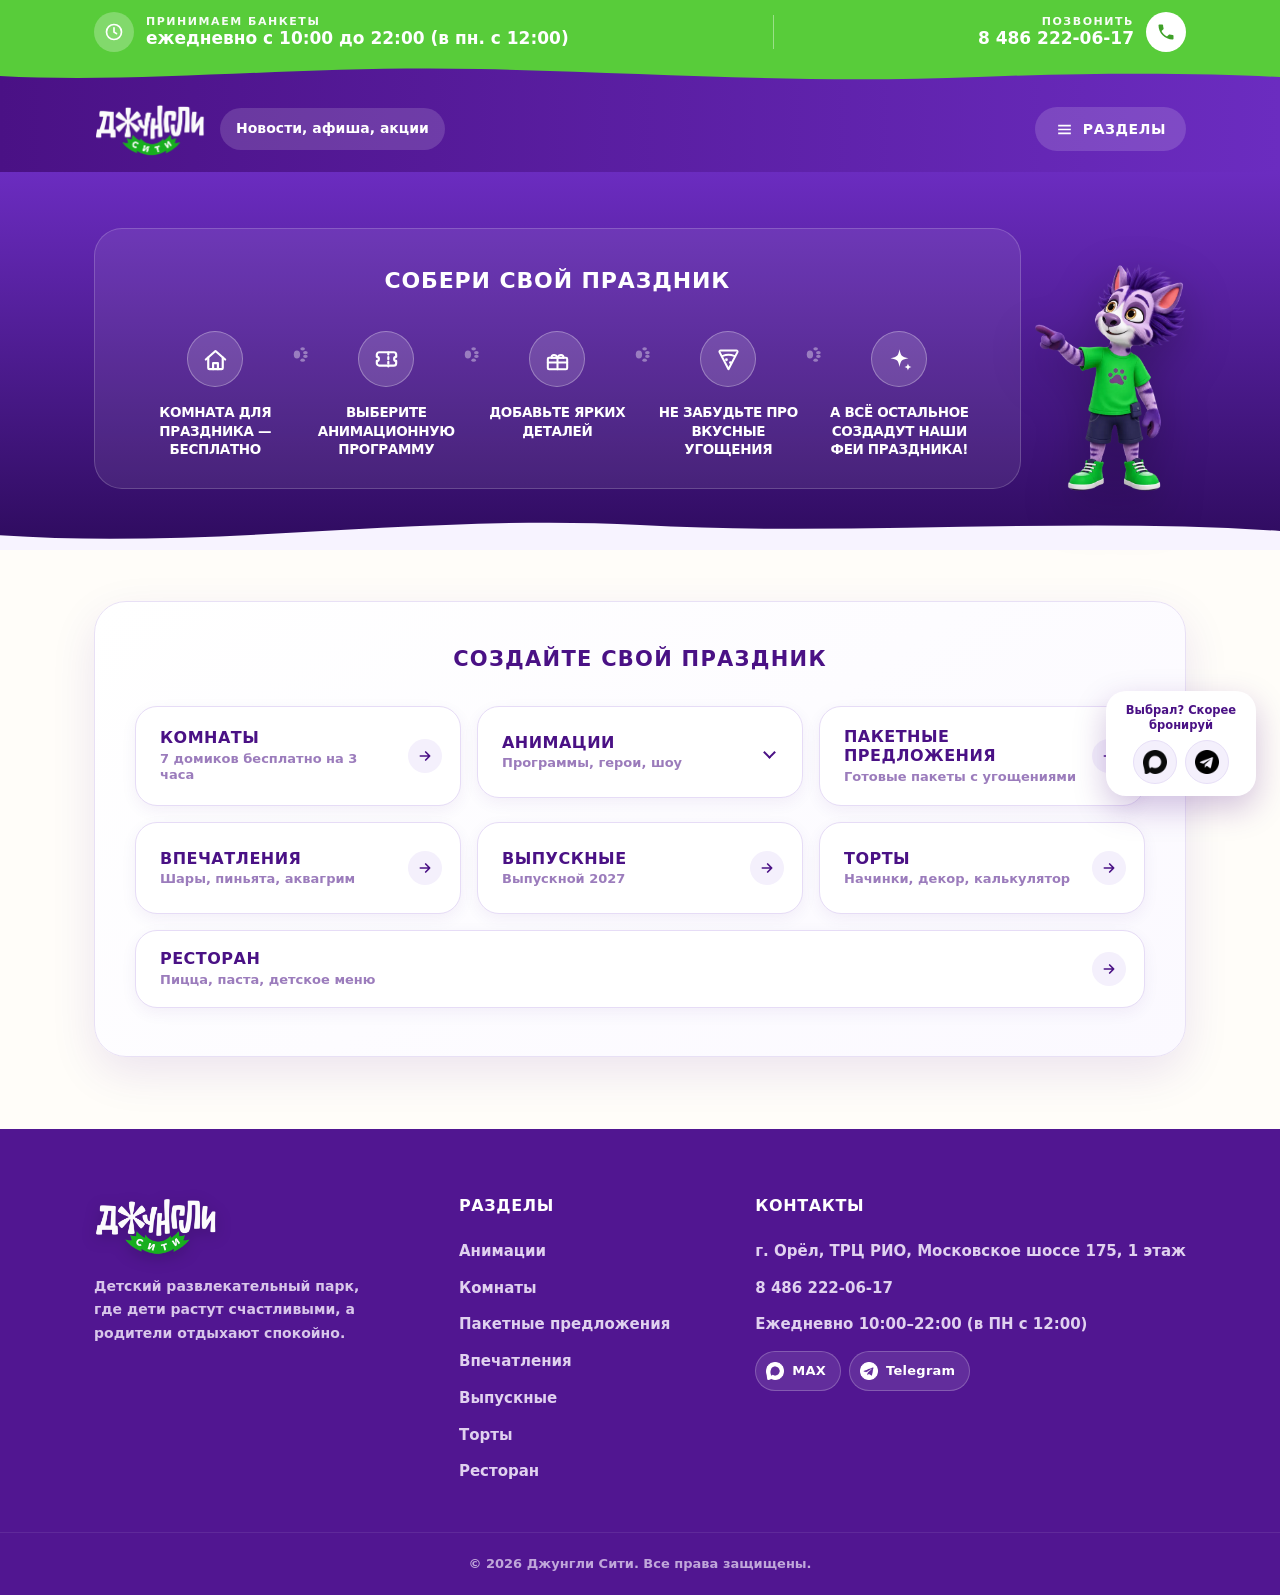
<file: index.html>
<!DOCTYPE html>
<html lang="ru"><head>
<!-- deploy-test 2026-10-05 21:15 -->
<meta charset="UTF-8">
<meta name="viewport" content="width=device-width, initial-scale=1.0">
<meta name="description" content="Дни рождения под ключ: комнаты для праздника, анимации и шоу, впечатления, торты и ресторан. ТРЦ «РИО», Московское шоссе, 175.">
<meta property="og:type" content="website">
<meta property="og:site_name" content="Джунгли Сити · Орёл">
<meta property="og:locale" content="ru_RU">
<meta property="og:title" content="Джунгли Сити — детский парк развлечений в Орле">
<meta property="og:description" content="Дни рождения под ключ: комнаты для праздника, анимации и шоу, впечатления, торты и ресторан. ТРЦ «РИО», Московское шоссе, 175.">
<meta property="og:url" content="https://mazzaleeen.github.io/jungleOREL/">
<meta property="og:image" content="https://mazzaleeen.github.io/jungleOREL/images/og-image.jpg">
<meta property="og:image:width" content="1200">
<meta property="og:image:height" content="630">
<meta name="twitter:card" content="summary_large_image">
<title>Джунгли Сити — детский развлекательный парк</title>
<link rel="icon" type="image/x-icon" href="images/favicon.ico">
<link rel="icon" type="image/png" sizes="32x32" href="images/favicon-32.png">
<link rel="icon" type="image/png" sizes="16x16" href="images/favicon-16.png">
<link rel="apple-touch-icon" href="images/apple-touch-icon.png">
<link rel="stylesheet" href="styles.css?v=20261106">
</head>
<body>

<header class="site-header">
  <div class="top-bar">
    <div class="container top-bar__inner">
      <div class="top-item">
        <span class="top-icon top-icon--green">
          <svg viewBox="0 0 24 24" fill="none" stroke="currentColor" stroke-width="2" stroke-linecap="round"><circle cx="12" cy="12" r="9"></circle><path d="M12 7v5l3 2"></path></svg>
        </span>
        <span class="top-text">
          <small>Принимаем банкеты</small>
          <strong>ежедневно с 10:00 до 22:00 (в пн. с 12:00)</strong>
        </span>
      </div>
      <span class="top-divider"></span>
      <a href="tel:84862220617" class="top-item">
        <span class="top-text top-text--right">
          <small>Позвонить</small>
          <strong>8 486 222-06-17</strong>
        </span>
        <span class="top-icon top-icon--white">
          <svg viewBox="0 0 24 24" fill="currentColor"><path d="M6.6 10.8c1.4 2.8 3.8 5.1 6.6 6.6l2.2-2.2c.3-.3.7-.4 1-.2 1.1.4 2.3.6 3.6.6.6 0 1 .4 1 1V20c0 .6-.4 1-1 1C10.6 21 3 13.4 3 4c0-.6.4-1 1-1h3.5c.6 0 1 .4 1 1 0 1.2.2 2.4.6 3.6.1.3 0 .7-.2 1l-2.3 2.2z"></path></svg>
        </span>
      </a>
    </div>
    <svg class="top-wave" viewBox="0 0 1440 52" preserveAspectRatio="none" aria-hidden="true">
      <defs><linearGradient id="gh" x1="0" y1="0" x2="1" y2="0"><stop offset="0" stop-color="#4a1185"></stop><stop offset="1" stop-color="#6b2cc0"></stop></linearGradient></defs>
      <path fill="url(#gh)" d="M0,30 C160,46 340,8 540,16 C740,24 900,46 1100,32 C1260,21 1370,26 1440,32 L1440,52 L0,52 Z"></path>
    </svg>
  </div>
</header>

<div class="main-bar">
    <div class="container main-bar__inner">
      <div class="header-brand">
      <a class="logo" href="index.html"><img src="images/image.png" alt="Джунгли Сити"></a>
      <a class="news-badge" href="https://orel.jucity.ru/" target="_blank" rel="noopener"><span>Новости, афиша, акции</span></a>
      </div>
      <nav class="nav" id="nav" aria-label="Разделы сайта">
        <div class="nav-panel__head">
          <span class="nav-panel__title">Разделы</span>
          <button class="nav-close" type="button" id="navClose" aria-label="Закрыть меню"><svg viewBox="0 0 24 24" fill="none" stroke="currentColor" stroke-width="2.5" stroke-linecap="round"><path d="M6 6l12 12M18 6 6 18"></path></svg></button>
        </div>
        <div class="nav-item"><a class="nav-btn" href="komnaty.html"><span class="nav-txt"><span class="nav-t">Комнаты</span><span class="nav-s">7 домиков бесплатно на 3 часа</span></span></a></div>
        <div class="nav-item">
          <button class="nav-btn" type="button" data-flyout-trigger="anim-nav"><span class="nav-txt"><span class="nav-t">Анимации</span><span class="nav-s">Программы, герои, шоу</span></span><span class="nav-btn__caret" aria-hidden="true"></span></button>
          <div class="flyout" data-flyout="anim-nav">
            <a href="animations.html#new">Новинки</a>
            <a href="animations.html#themed">Тематические анимации</a>
            <a href="animations.html#heroes">Любимые герои</a>
            <a href="animations.html#activities">Активити программы</a>
            <a href="animations.html#quests">Квесты</a>
            <a href="animations.html#kids">Малышник</a>
            <a href="animations.html#masterclass">Мастер-классы</a>
            <a href="animations.html#shows">Шоу-программы</a>
          </div>
        </div>
        <div class="nav-item"><a class="nav-btn" href="paketnye-predlozheniya.html"><span class="nav-txt"><span class="nav-t">Пакетные предложения</span><span class="nav-s">Готовые пакеты с угощениями</span></span></a></div>
        <div class="nav-item"><a class="nav-btn" href="vpechatleniya.html"><span class="nav-txt"><span class="nav-t">Впечатления</span><span class="nav-s">Шары, пиньята, аквагрим</span></span></a></div>
        <div class="nav-item"><a class="nav-btn" href="vypusknoy.html"><span class="nav-txt"><span class="nav-t">Выпускные</span><span class="nav-s">Выпускной 2027</span></span></a></div>
        <div class="nav-item"><a class="nav-btn" href="torty.html"><span class="nav-txt"><span class="nav-t">Торты</span><span class="nav-s">Начинки, декор, калькулятор</span></span></a></div>
        <div class="nav-item"><a class="nav-btn" href="menu.html"><span class="nav-txt"><span class="nav-t">Ресторан</span><span class="nav-s">Пицца, паста, детское меню</span></span></a></div>
        <div class="nav-panel__foot">
          <a class="nav-foot__phone" href="tel:84862220617"><small>Бронирование</small>8 486 222-06-17</a>
          <div class="nav-foot__msg">
            <a href="https://max.ru/u/f9LHodD0cOL3-hnFCTv-07i00iQsmKJ5-jpR4Wm17N9NCynj4RikhUPHmns" target="_blank" rel="noopener" aria-label="Написать в MAX"><img src="images/icons/max.png" alt="MAX"></a>
            <a href="https://t.me/jucity57" target="_blank" rel="noopener" aria-label="Написать в Telegram"><img src="images/icons/telegram.png" alt="Telegram"></a>
          </div>
        </div>
      </nav>
      <button class="burger" id="burger" type="button" aria-label="Открыть разделы" aria-controls="nav" aria-expanded="false"><svg viewBox="0 0 24 24" fill="none" stroke="currentColor" stroke-width="2.2"><path d="M4 7h16M4 12h16M4 17h16"></path></svg>Разделы</button>
    </div>
</div>

<section class="hero">
  <div class="container">
    <h1 class="sr-only">Джунгли Сити</h1>

    <div class="journey-row">
    <div class="journey journey--hero">
      <h2 class="journey-title">Собери свой праздник</h2>
      <div class="journey-trail">

        <div class="journey-step">
          <div class="journey-step__paw">
            <svg viewBox="0 0 24 24" fill="none" stroke="currentColor" stroke-width="1.8" stroke-linecap="round" stroke-linejoin="round"><path d="M4 12L12 5l8 7"></path><path d="M6 10.5V19a1 1 0 0 0 1 1h10a1 1 0 0 0 1-1v-8.5"></path><path d="M10 20v-5h4v5"></path></svg>
          </div>
          <h3 class="journey-step__title">Комната для праздника — бесплатно</h3>
        </div>

        <span class="journey-paw" aria-hidden="true">
          <svg viewBox="0 0 24 24" fill="currentColor"><ellipse cx="12" cy="16.5" rx="5" ry="4"></ellipse><ellipse cx="4.8" cy="9.3" rx="2.1" ry="2.9"></ellipse><ellipse cx="9.7" cy="5.8" rx="2.1" ry="2.9"></ellipse><ellipse cx="14.3" cy="5.8" rx="2.1" ry="2.9"></ellipse><ellipse cx="19.2" cy="9.3" rx="2.1" ry="2.9"></ellipse></svg>
        </span>

        <div class="journey-step">
          <div class="journey-step__paw">
            <svg viewBox="0 0 24 24" fill="none" stroke="currentColor" stroke-width="1.8" stroke-linecap="round" stroke-linejoin="round"><path d="M4 8a2 2 0 0 1 2-2h12a2 2 0 0 1 2 2v1.8a1.7 1.7 0 0 0 0 3.4V15a2 2 0 0 1-2 2H6a2 2 0 0 1-2-2v-1.8a1.7 1.7 0 0 0 0-3.4V8Z"></path><path d="M13.5 6.3v11.4" stroke-dasharray="1.6 2.2"></path></svg>
          </div>
          <h3 class="journey-step__title">Выберите анимационную программу</h3>
        </div>

        <span class="journey-paw" aria-hidden="true">
          <svg viewBox="0 0 24 24" fill="currentColor"><ellipse cx="12" cy="16.5" rx="5" ry="4"></ellipse><ellipse cx="4.8" cy="9.3" rx="2.1" ry="2.9"></ellipse><ellipse cx="9.7" cy="5.8" rx="2.1" ry="2.9"></ellipse><ellipse cx="14.3" cy="5.8" rx="2.1" ry="2.9"></ellipse><ellipse cx="19.2" cy="9.3" rx="2.1" ry="2.9"></ellipse></svg>
        </span>

        <div class="journey-step">
          <div class="journey-step__paw">
            <svg viewBox="0 0 24 24" fill="none" stroke="currentColor" stroke-width="1.7" stroke-linecap="round" stroke-linejoin="round"><rect x="4" y="10.5" width="16" height="9.5" rx="1"></rect><path d="M4 14.5h16"></path><path d="M12 10.5v9.5"></path><path d="M12 10.5c-1.2-3.2-5.2-3-5 .3.1 0-.2-.3 5-.3Z"></path><path d="M12 10.5c1.2-3.2 5.2-3 5 .3-.1 0 .2-.3-5-.3Z"></path></svg>
          </div>
          <h3 class="journey-step__title">Добавьте ярких деталей</h3>
        </div>

        <span class="journey-paw" aria-hidden="true">
          <svg viewBox="0 0 24 24" fill="currentColor"><ellipse cx="12" cy="16.5" rx="5" ry="4"></ellipse><ellipse cx="4.8" cy="9.3" rx="2.1" ry="2.9"></ellipse><ellipse cx="9.7" cy="5.8" rx="2.1" ry="2.9"></ellipse><ellipse cx="14.3" cy="5.8" rx="2.1" ry="2.9"></ellipse><ellipse cx="19.2" cy="9.3" rx="2.1" ry="2.9"></ellipse></svg>
        </span>

        <div class="journey-step">
          <div class="journey-step__paw">
            <svg viewBox="0 0 24 24" fill="none" stroke="currentColor" stroke-width="1.7" stroke-linecap="round" stroke-linejoin="round"><path d="M12 20 4.6 5.9a1 1 0 0 1 .9-1.4h13a1 1 0 0 1 .9 1.4L12 20Z"></path><path d="M7.3 9c2.7-1 6.7-1 9.4 0"></path><circle cx="10.3" cy="12.2" r="1.15" fill="currentColor" stroke="none"></circle><circle cx="13.6" cy="14.5" r="1.15" fill="currentColor" stroke="none"></circle></svg>
          </div>
          <h3 class="journey-step__title">Не забудьте про вкусные угощения</h3>
        </div>

        <span class="journey-paw" aria-hidden="true">
          <svg viewBox="0 0 24 24" fill="currentColor"><ellipse cx="12" cy="16.5" rx="5" ry="4"></ellipse><ellipse cx="4.8" cy="9.3" rx="2.1" ry="2.9"></ellipse><ellipse cx="9.7" cy="5.8" rx="2.1" ry="2.9"></ellipse><ellipse cx="14.3" cy="5.8" rx="2.1" ry="2.9"></ellipse><ellipse cx="19.2" cy="9.3" rx="2.1" ry="2.9"></ellipse></svg>
        </span>

        <div class="journey-step">
          <div class="journey-step__paw">
            <svg viewBox="0 0 24 24" fill="currentColor"><path d="M12 3.5c.5 2.6 1 4.4 2 5.4s2.8 1.5 5.4 2c-2.6.5-4.4 1-5.4 2s-1.5 2.8-2 5.4c-.5-2.6-1-4.4-2-5.4s-2.8-1.5-5.4-2c2.6-.5 4.4-1 5.4-2s1.5-2.8 2-5.4Z"></path><path d="M19 15.3c.25 1 .5 1.6.9 2s1 .65 2 .9c-1 .25-1.6.5-2 .9s-.65 1-.9 2c-.25-1-.5-1.6-.9-2s-1-.65-2-.9c1-.25 1.6-.5 2-.9s.65-1 .9-2Z"></path></svg>
          </div>
          <h3 class="journey-step__title">А всё остальное создадут наши феи праздника!</h3>
        </div>

      </div>
    </div>

    <div class="journey-row__mascot">
      <img src="images/mascot-pointing.webp" alt="Маскот Джунгли Сити" loading="lazy">
    </div>
    </div>
  </div>
  <svg class="hero-wave" viewBox="0 0 1440 60" preserveAspectRatio="none" aria-hidden="true">
    <path fill="#f7f3ff" d="M0,40 C240,60 480,10 720,26 C960,42 1200,14 1440,34 L1440,60 L0,60 Z"></path>
  </svg>
</section>

<section class="quick-nav">
  <div class="container">
    <div class="quick-nav-card">
      <h2 class="qn-title">Создайте свой праздник</h2>
      <div class="nav-grid nav-grid--home">
        <a href="komnaty.html" class="nav-card"><span class="qn-txt"><span class="qn-t">Комнаты</span><span class="qn-s">7 домиков бесплатно на 3 часа</span></span><span class="qn-go" aria-hidden="true"><svg viewBox="0 0 24 24" fill="none" stroke="currentColor" stroke-width="2.5" stroke-linecap="round" stroke-linejoin="round"><path d="M5 12h14M13 6l6 6-6 6"></path></svg></span></a>
        <div class="nav-card-slot">
          <button class="nav-card" type="button" data-flyout-trigger="anim-card"><span class="qn-txt"><span class="qn-t">Анимации</span><span class="qn-s">Программы, герои, шоу</span></span><span class="nav-btn__caret" aria-hidden="true"></span></button>
          <div class="flyout flyout--card" data-flyout="anim-card">
            <a href="animations.html#new">Новинки</a>
            <a href="animations.html#themed">Тематические анимации</a>
            <a href="animations.html#heroes">Любимые герои</a>
            <a href="animations.html#activities">Активити программы</a>
            <a href="animations.html#quests">Квесты</a>
            <a href="animations.html#kids">Малышник</a>
            <a href="animations.html#masterclass">Мастер-классы</a>
            <a href="animations.html#shows">Шоу-программы</a>
          </div>
        </div>
        <a href="paketnye-predlozheniya.html" class="nav-card"><span class="qn-txt"><span class="qn-t">Пакетные предложения</span><span class="qn-s">Готовые пакеты с угощениями</span></span><span class="qn-go" aria-hidden="true"><svg viewBox="0 0 24 24" fill="none" stroke="currentColor" stroke-width="2.5" stroke-linecap="round" stroke-linejoin="round"><path d="M5 12h14M13 6l6 6-6 6"></path></svg></span></a>
        <a href="vpechatleniya.html" class="nav-card"><span class="qn-txt"><span class="qn-t">Впечатления</span><span class="qn-s">Шары, пиньята, аквагрим</span></span><span class="qn-go" aria-hidden="true"><svg viewBox="0 0 24 24" fill="none" stroke="currentColor" stroke-width="2.5" stroke-linecap="round" stroke-linejoin="round"><path d="M5 12h14M13 6l6 6-6 6"></path></svg></span></a>
        <a href="vypusknoy.html" class="nav-card"><span class="qn-txt"><span class="qn-t">Выпускные</span><span class="qn-s">Выпускной 2027</span></span><span class="qn-go" aria-hidden="true"><svg viewBox="0 0 24 24" fill="none" stroke="currentColor" stroke-width="2.5" stroke-linecap="round" stroke-linejoin="round"><path d="M5 12h14M13 6l6 6-6 6"></path></svg></span></a>
        <a href="torty.html" class="nav-card"><span class="qn-txt"><span class="qn-t">Торты</span><span class="qn-s">Начинки, декор, калькулятор</span></span><span class="qn-go" aria-hidden="true"><svg viewBox="0 0 24 24" fill="none" stroke="currentColor" stroke-width="2.5" stroke-linecap="round" stroke-linejoin="round"><path d="M5 12h14M13 6l6 6-6 6"></path></svg></span></a>
        <a href="menu.html" class="nav-card nav-card--wide"><span class="qn-txt"><span class="qn-t">Ресторан</span><span class="qn-s">Пицца, паста, детское меню</span></span><span class="qn-go" aria-hidden="true"><svg viewBox="0 0 24 24" fill="none" stroke="currentColor" stroke-width="2.5" stroke-linecap="round" stroke-linejoin="round"><path d="M5 12h14M13 6l6 6-6 6"></path></svg></span></a>
      </div>
    </div>
  </div>
</section>

<footer>
  <div class="footer-inner">
    <div>
      <div class="footer-logo"><img src="images/image.png" alt="Джунгли Сити"></div>
      <p>Детский развлекательный парк, где дети растут счастливыми, а родители отдыхают спокойно.</p>
    </div>
    <div>
      <h4>Разделы</h4>
      <a href="animations.html">Анимации</a>
      <a href="komnaty.html">Комнаты</a>
      <a href="paketnye-predlozheniya.html">Пакетные предложения</a>
      <a href="vpechatleniya.html">Впечатления</a>
      <a href="vypusknoy.html">Выпускные</a>
      <a href="torty.html">Торты</a>
      <a href="menu.html">Ресторан</a>
    </div>
    <div>
      <h4>Контакты</h4>
      <a href="#">г. Орёл, ТРЦ РИО, Московское шоссе 175, 1 этаж</a>
      <a href="tel:84862220617">8 486 222-06-17</a>
      <a href="#">Ежедневно 10:00–22:00 (в ПН с 12:00)</a>
      <div class="footer-social">
        <a href="https://max.ru/u/f9LHodD0cOL3-hnFCTv-07i00iQsmKJ5-jpR4Wm17N9NCynj4RikhUPHmns" target="_blank" rel="noopener" aria-label="Написать в MAX"><img src="images/icons/max.png" alt="" width="18" height="18">MAX</a>
        <a href="https://t.me/jucity57" target="_blank" rel="noopener" aria-label="Написать в Telegram"><img src="images/icons/telegram.png" alt="" width="18" height="18">Telegram</a>
      </div>
    </div>
  </div>
  <div class="footer-bottom">© 2026 Джунгли Сити. Все права защищены.</div>
</footer>

<div class="mbar" aria-label="Связаться с нами">
  <a class="mbar__call" href="tel:84862220617"><svg viewBox="0 0 24 24" fill="currentColor" aria-hidden="true"><path d="M6.6 10.8c1.4 2.8 3.8 5.1 6.6 6.6l2.2-2.2c.3-.3.7-.4 1-.2 1.1.4 2.3.6 3.6.6.6 0 1 .4 1 1V20c0 .6-.4 1-1 1C10.6 21 3 13.4 3 4c0-.6.4-1 1-1h3.5c.6 0 1 .4 1 1 0 1.2.2 2.4.6 3.6.1.3 0 .7-.2 1l-2.3 2.2z"></path></svg><span>Позвонить</span></a>
  <a class="mbar__ic" href="https://max.ru/u/f9LHodD0cOL3-hnFCTv-07i00iQsmKJ5-jpR4Wm17N9NCynj4RikhUPHmns" target="_blank" rel="noopener" aria-label="Написать в MAX"><img src="images/icons/max.png" alt=""></a>
  <a class="mbar__ic" href="https://t.me/jucity57" target="_blank" rel="noopener" aria-label="Написать в Telegram"><img src="images/icons/telegram.png" alt=""></a>
  <button class="mbar__ic mbar__up" type="button" aria-label="Наверх"><svg viewBox="0 0 24 24" fill="none" stroke="currentColor" stroke-width="2.5" stroke-linecap="round" stroke-linejoin="round" aria-hidden="true"><path d="M12 19V5M5 12l7-7 7 7"></path></svg></button>
</div>
<div class="booking-widget">
  <span class="booking-widget__label">Выбрал? Скорее бронируй</span>
  <div class="booking-widget__buttons">
    <a class="booking-widget__btn booking-widget__btn--max" href="https://max.ru/u/f9LHodD0cOL3-hnFCTv-07i00iQsmKJ5-jpR4Wm17N9NCynj4RikhUPHmns" target="_blank" rel="noopener" aria-label="Написать в MAX"><img src="images/icons/max.png" alt="MAX"></a>
    <a class="booking-widget__btn booking-widget__btn--tg" href="https://t.me/jucity57" target="_blank" rel="noopener" aria-label="Написать в Telegram"><img src="images/icons/telegram.png" alt="Telegram"></a>
  </div>
</div>
<button class="to-top" id="toTop" aria-label="Наверх">
  <svg viewBox="0 0 24 24" fill="none" stroke="currentColor" stroke-width="2.5"><path d="M12 19V5M5 12l7-7 7 7"></path></svg>
  <span>Наверх</span>
</button>

<script src="main.js?v=20261106"></script>
</body></html>
</file>
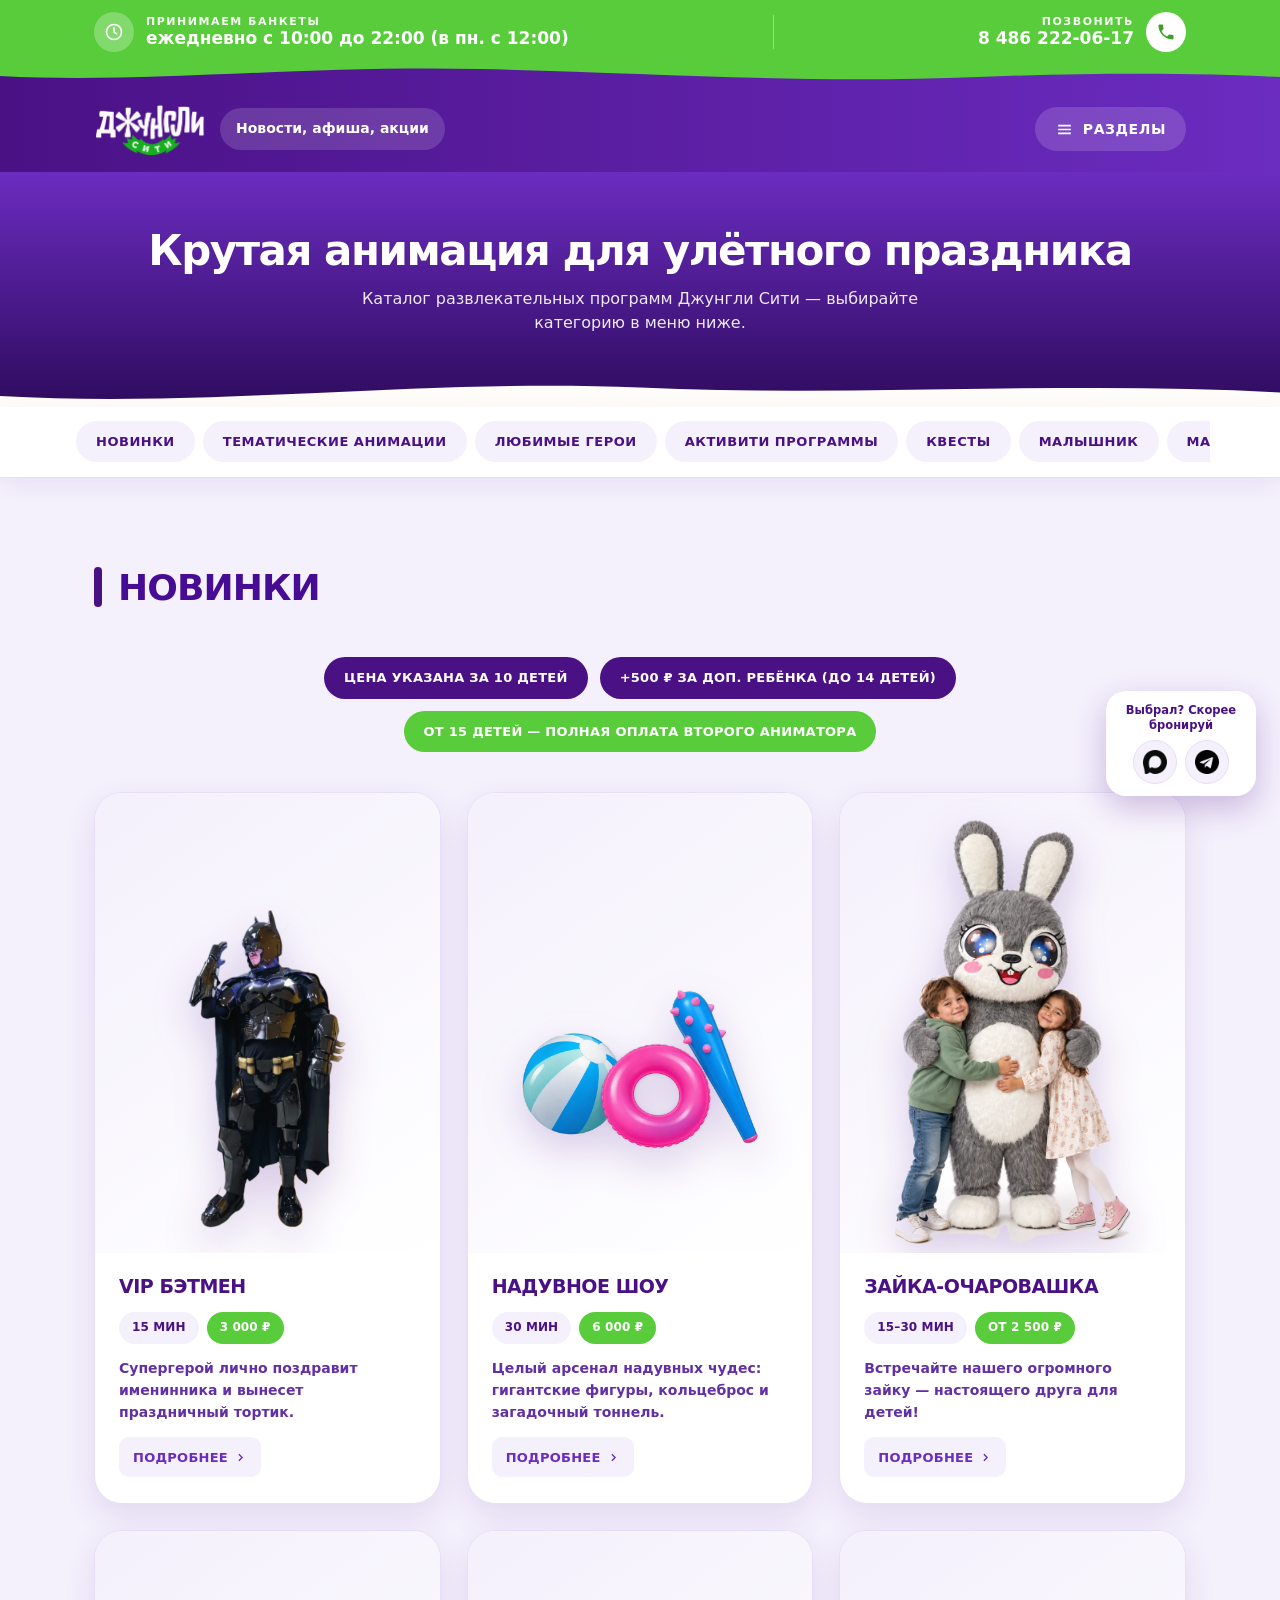
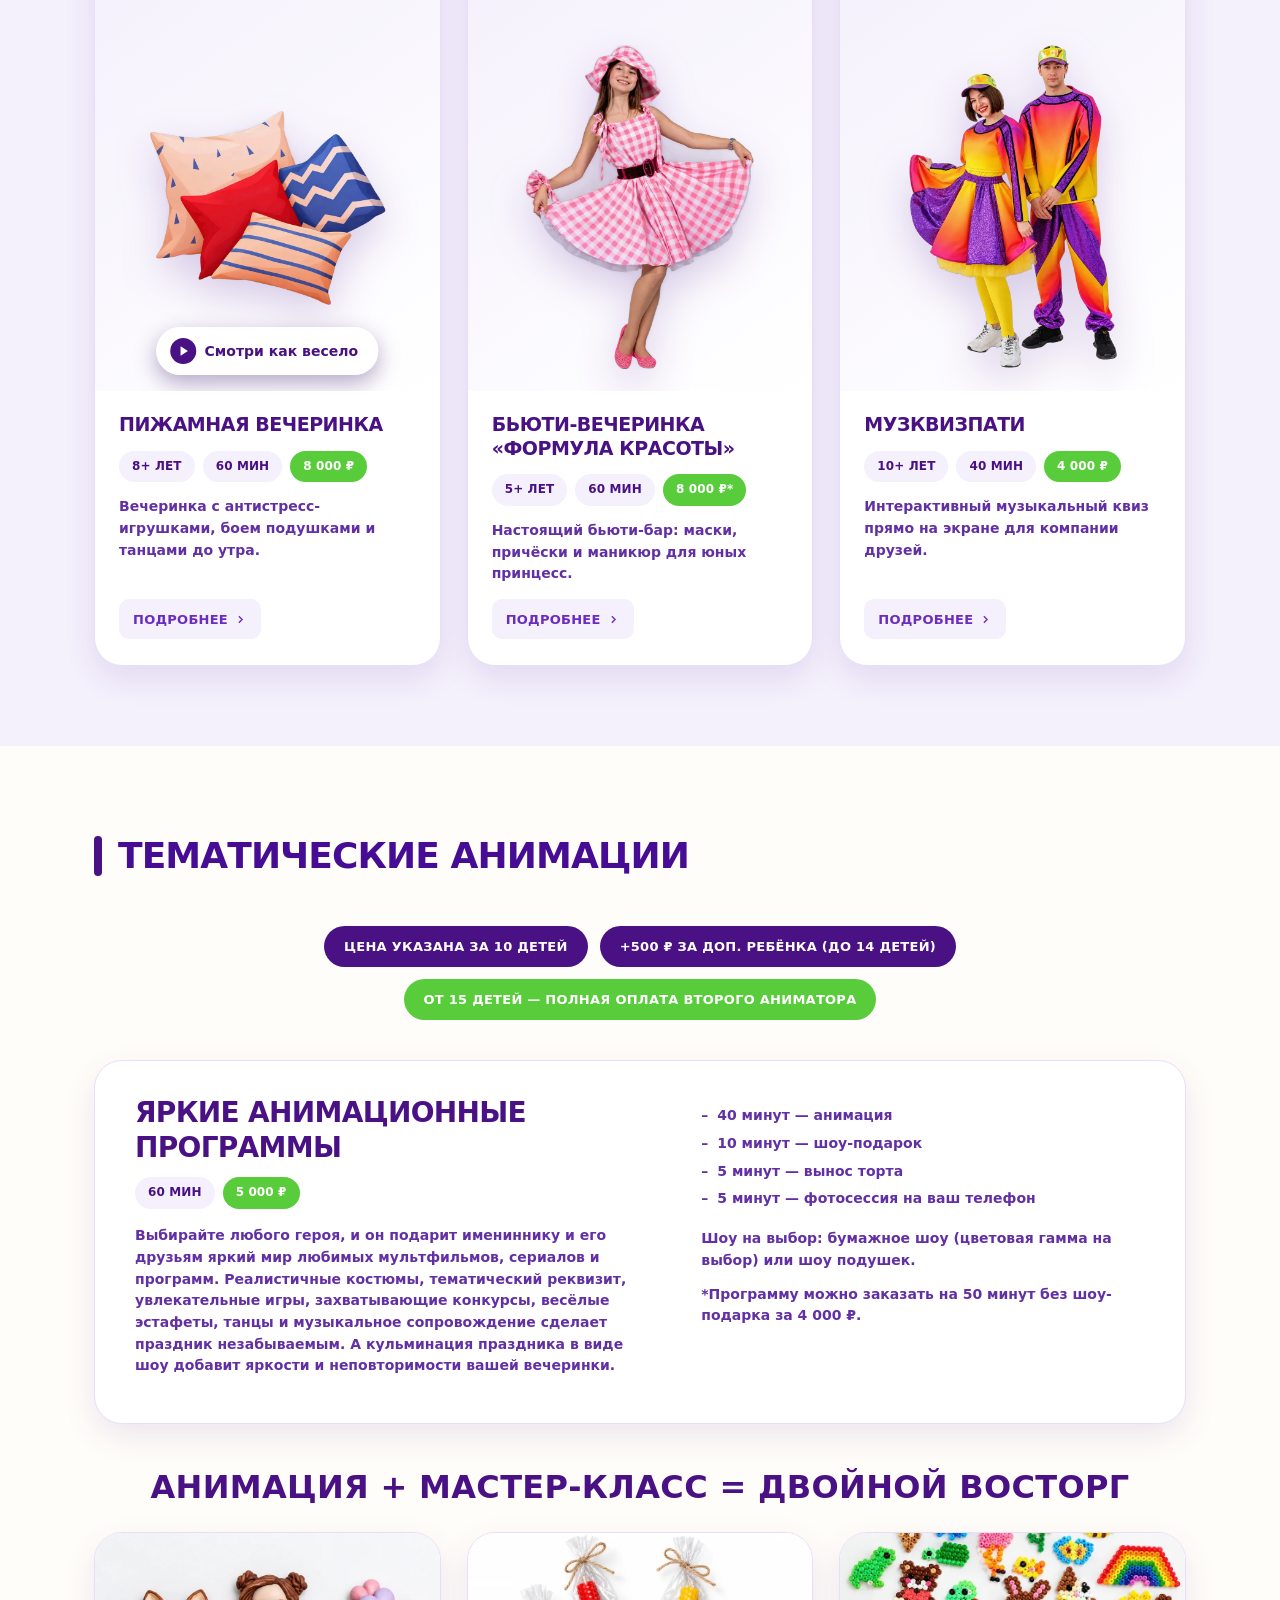
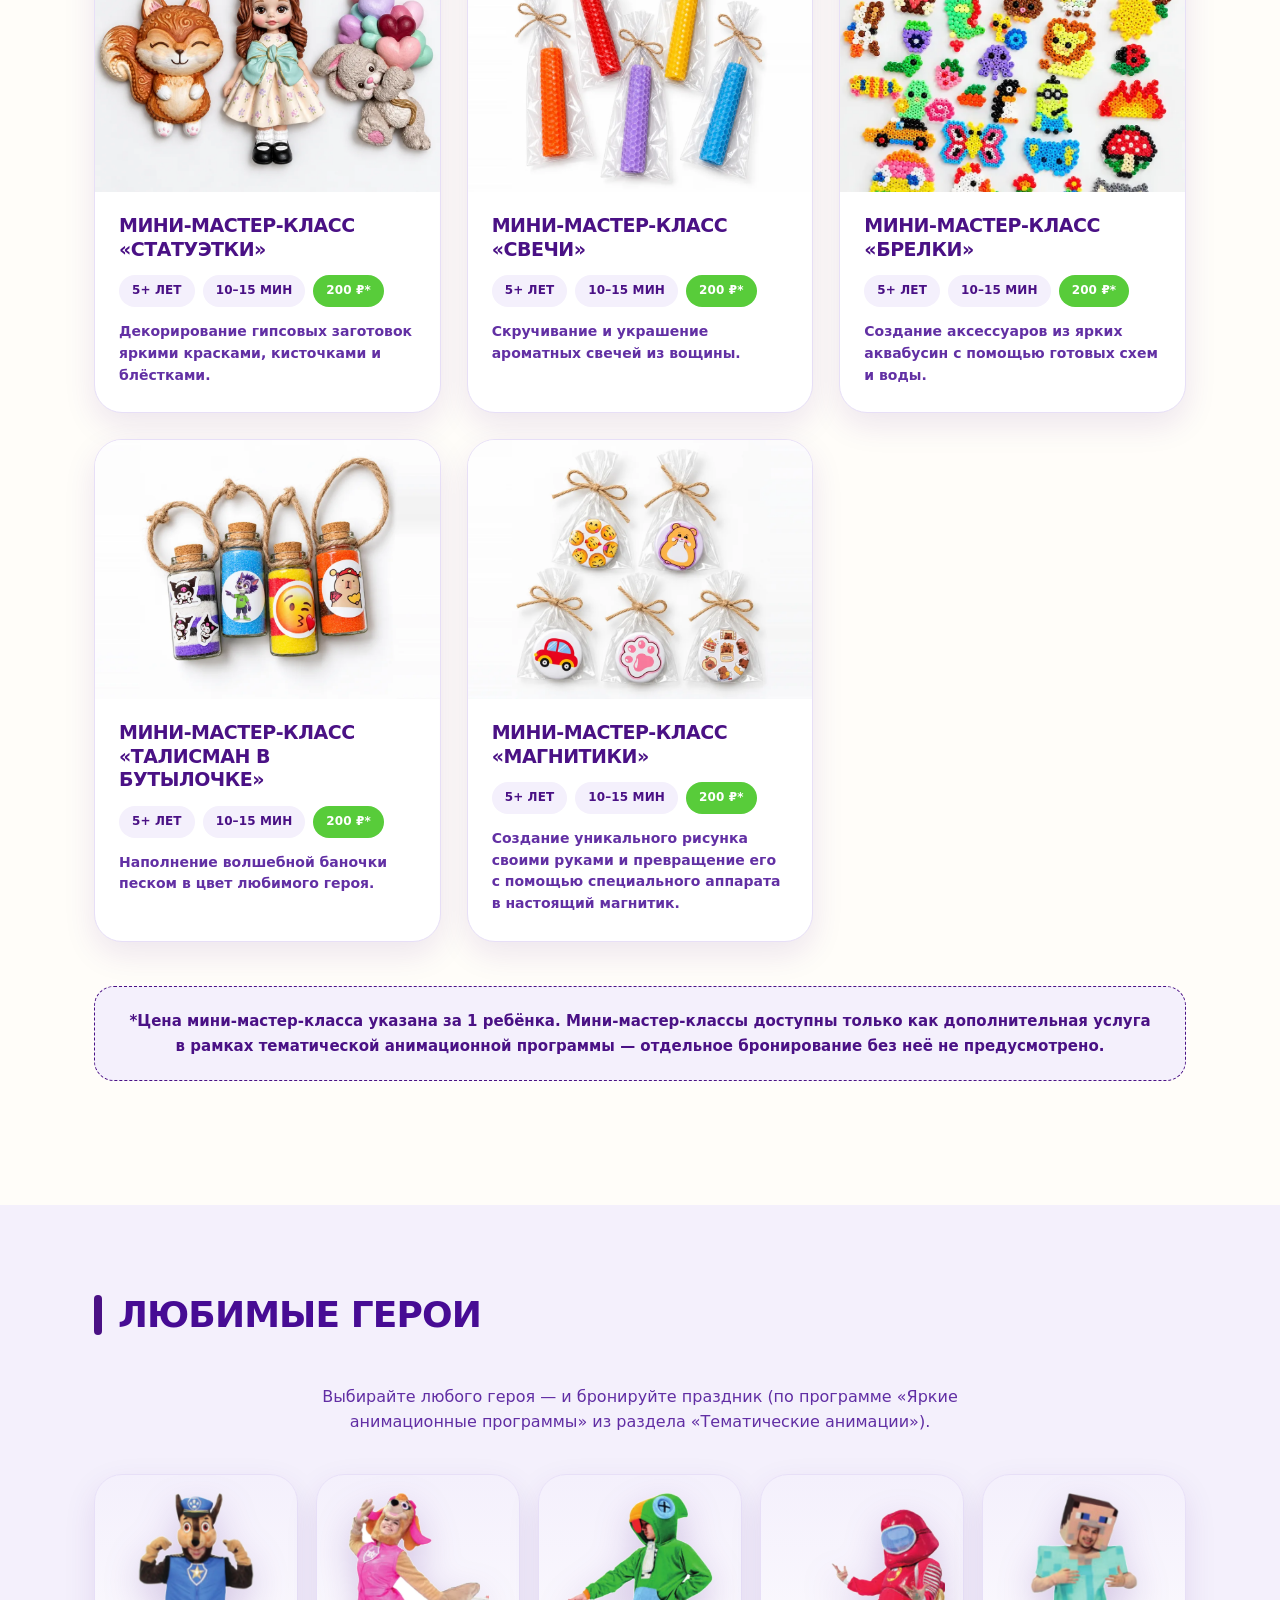
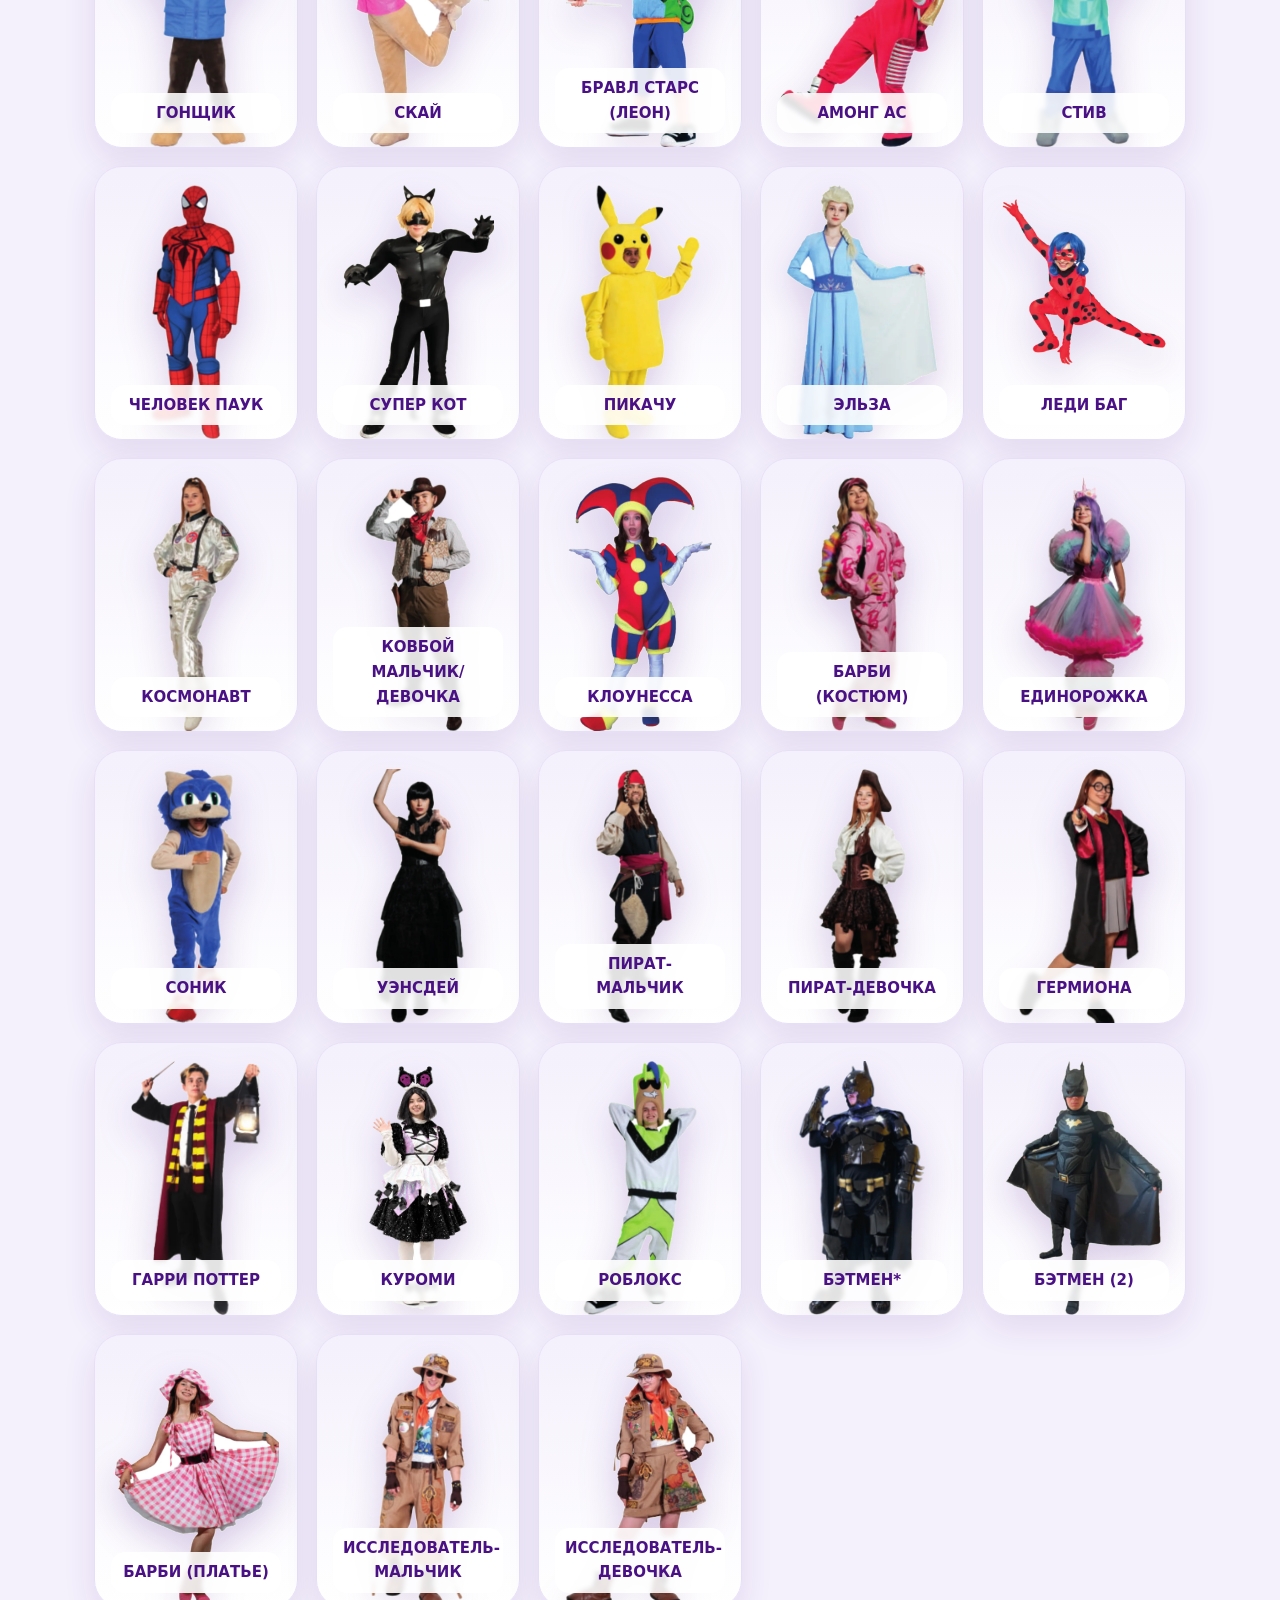
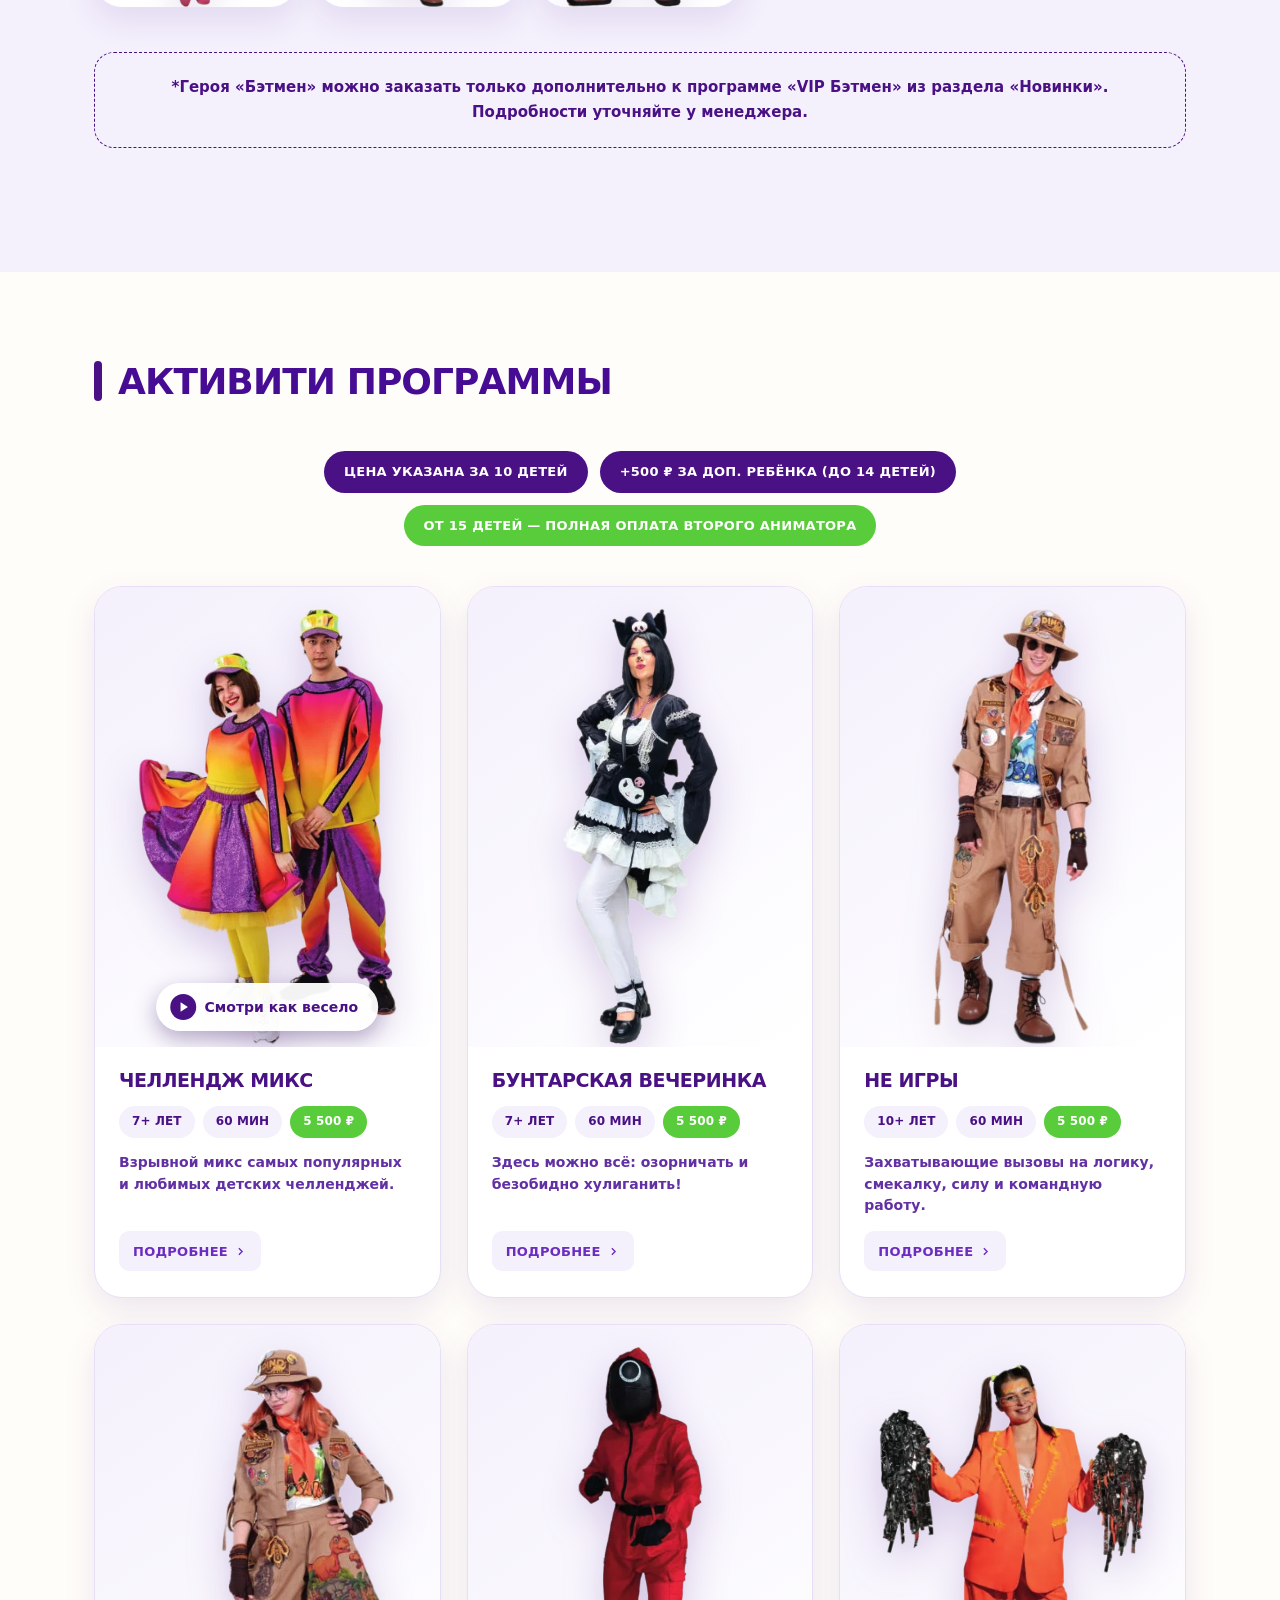
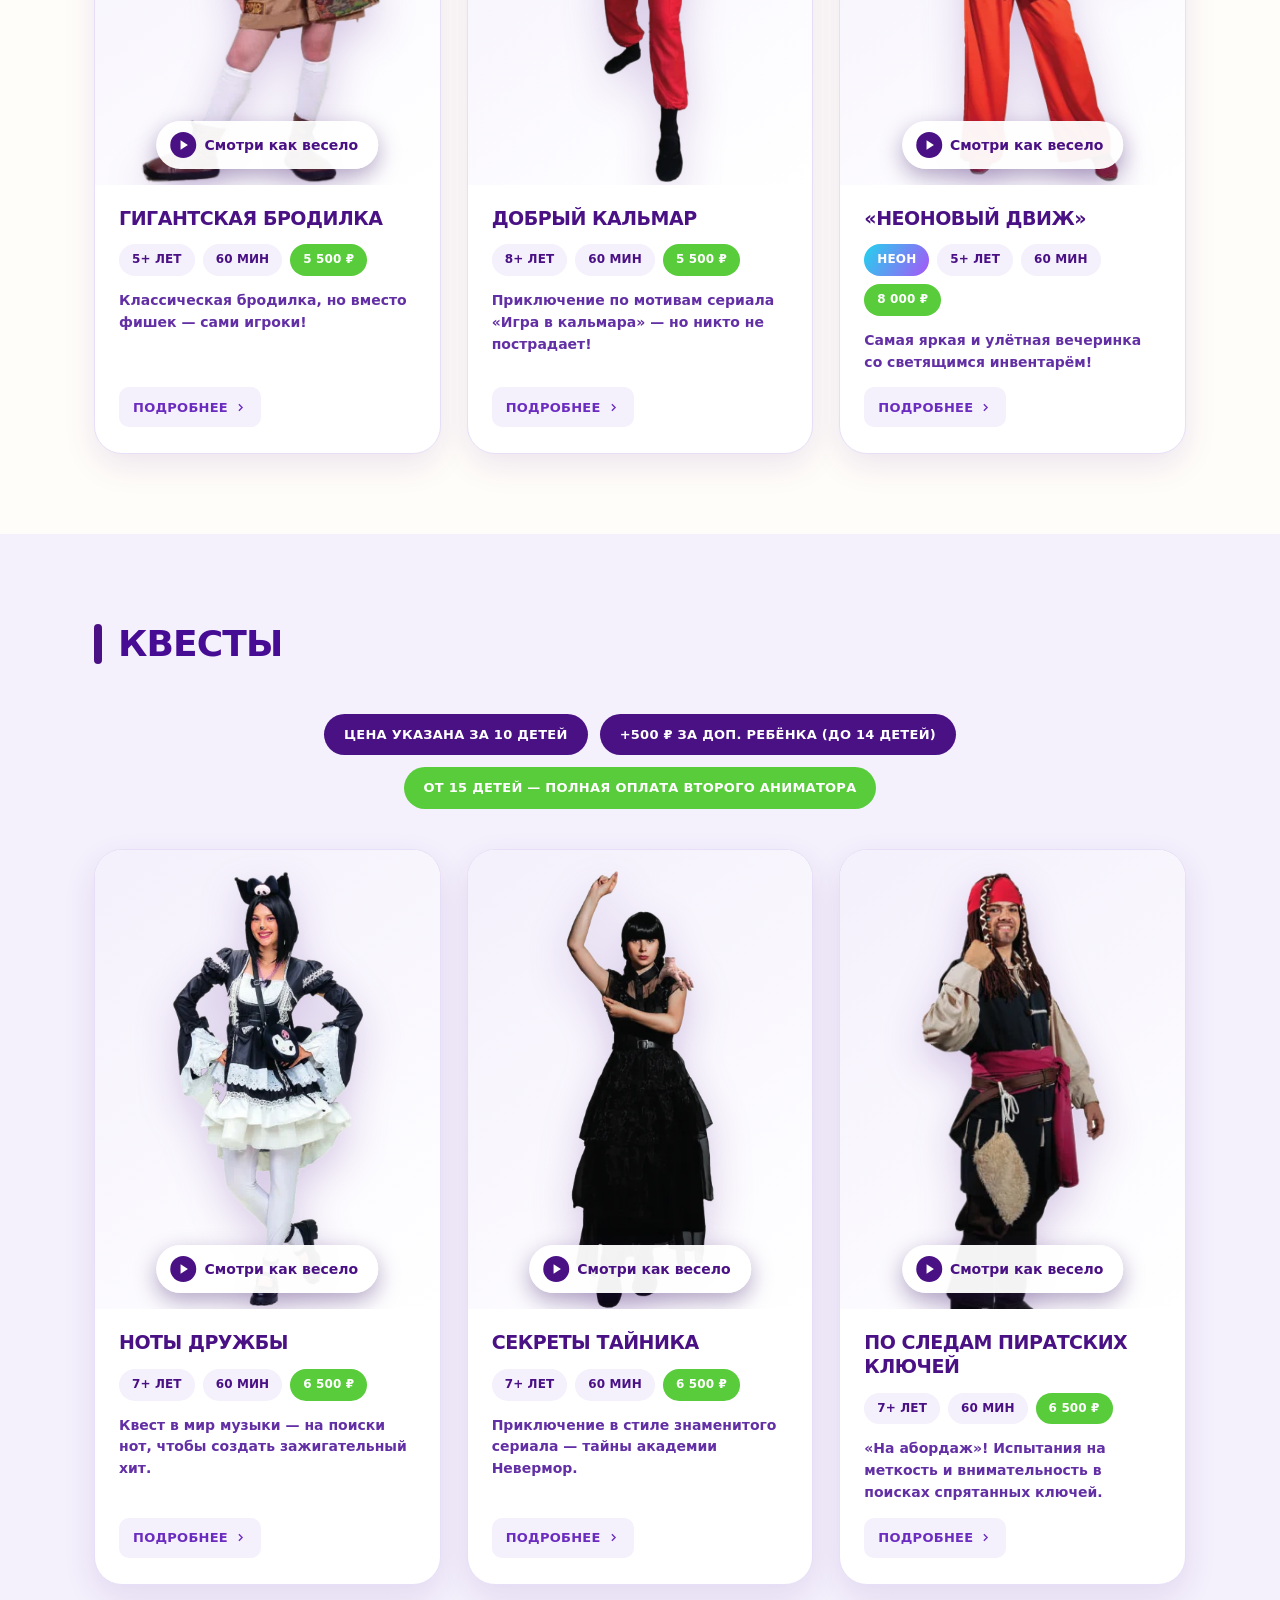
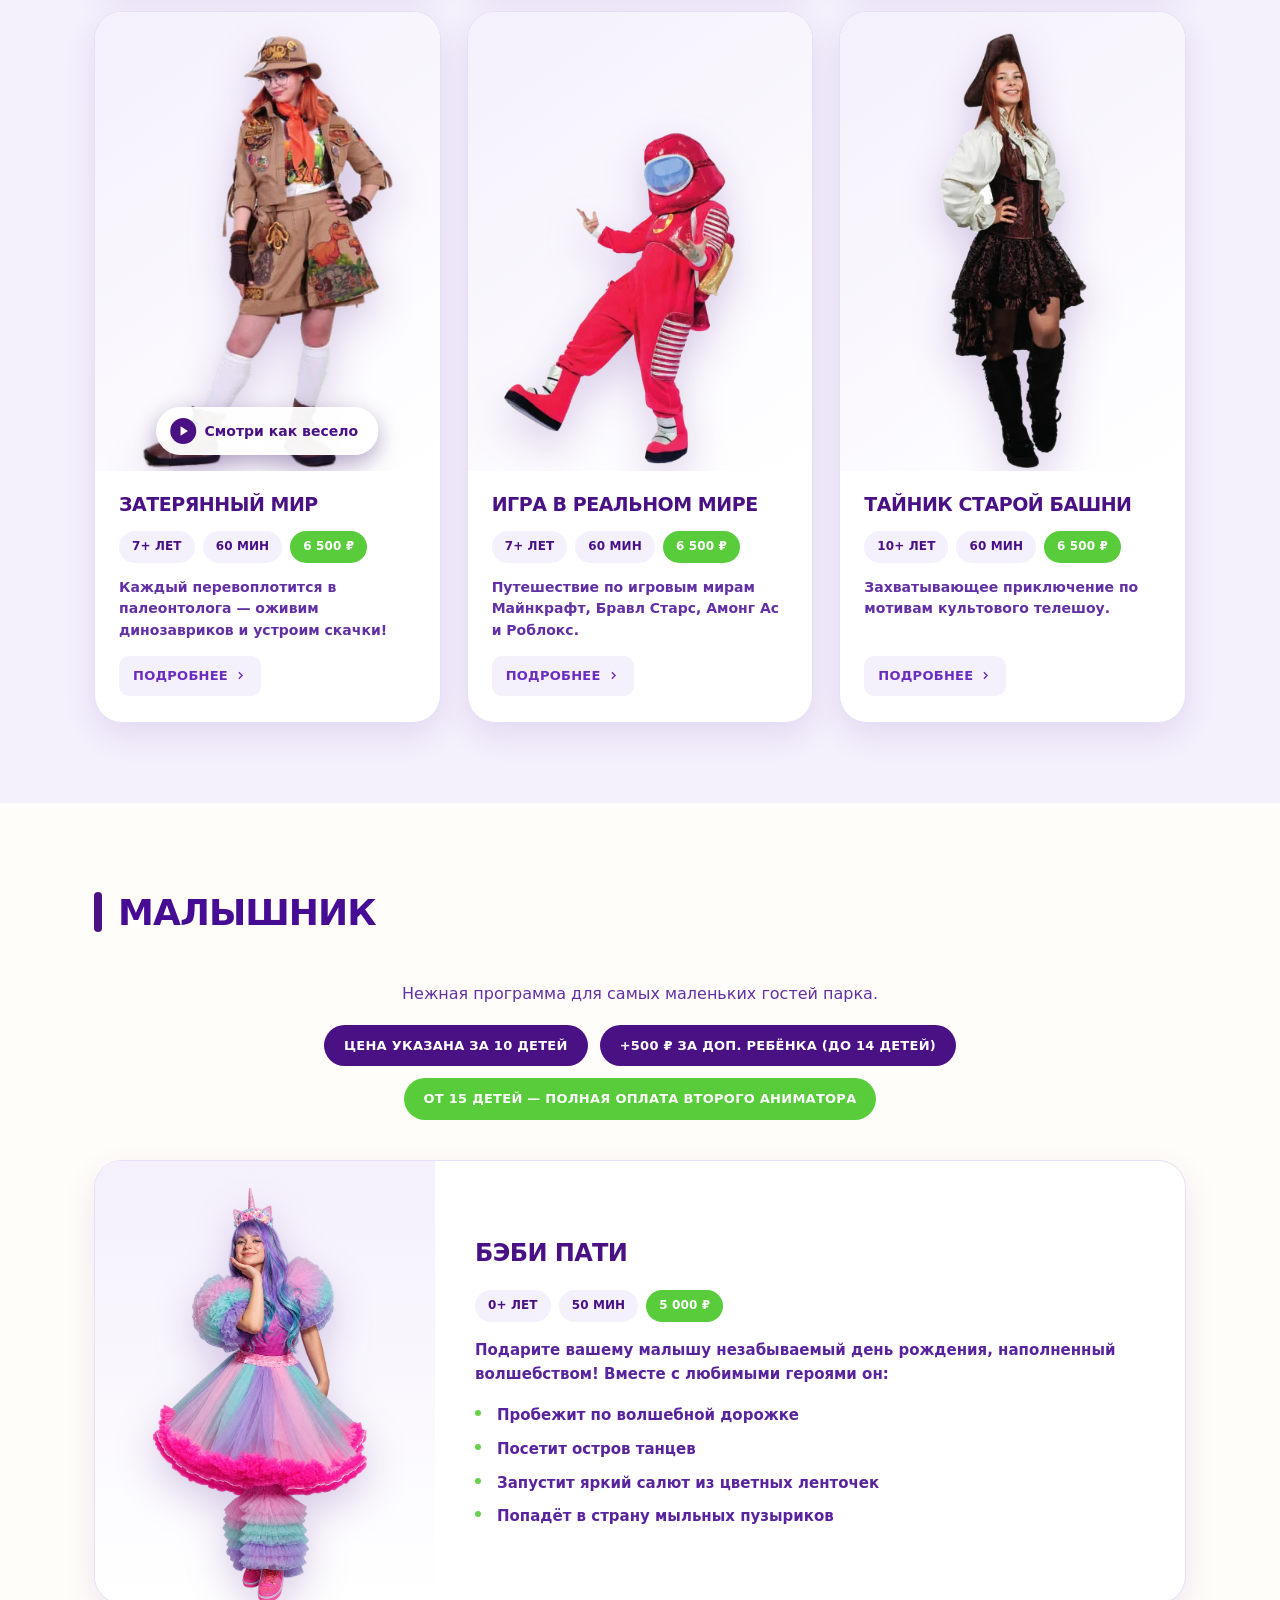
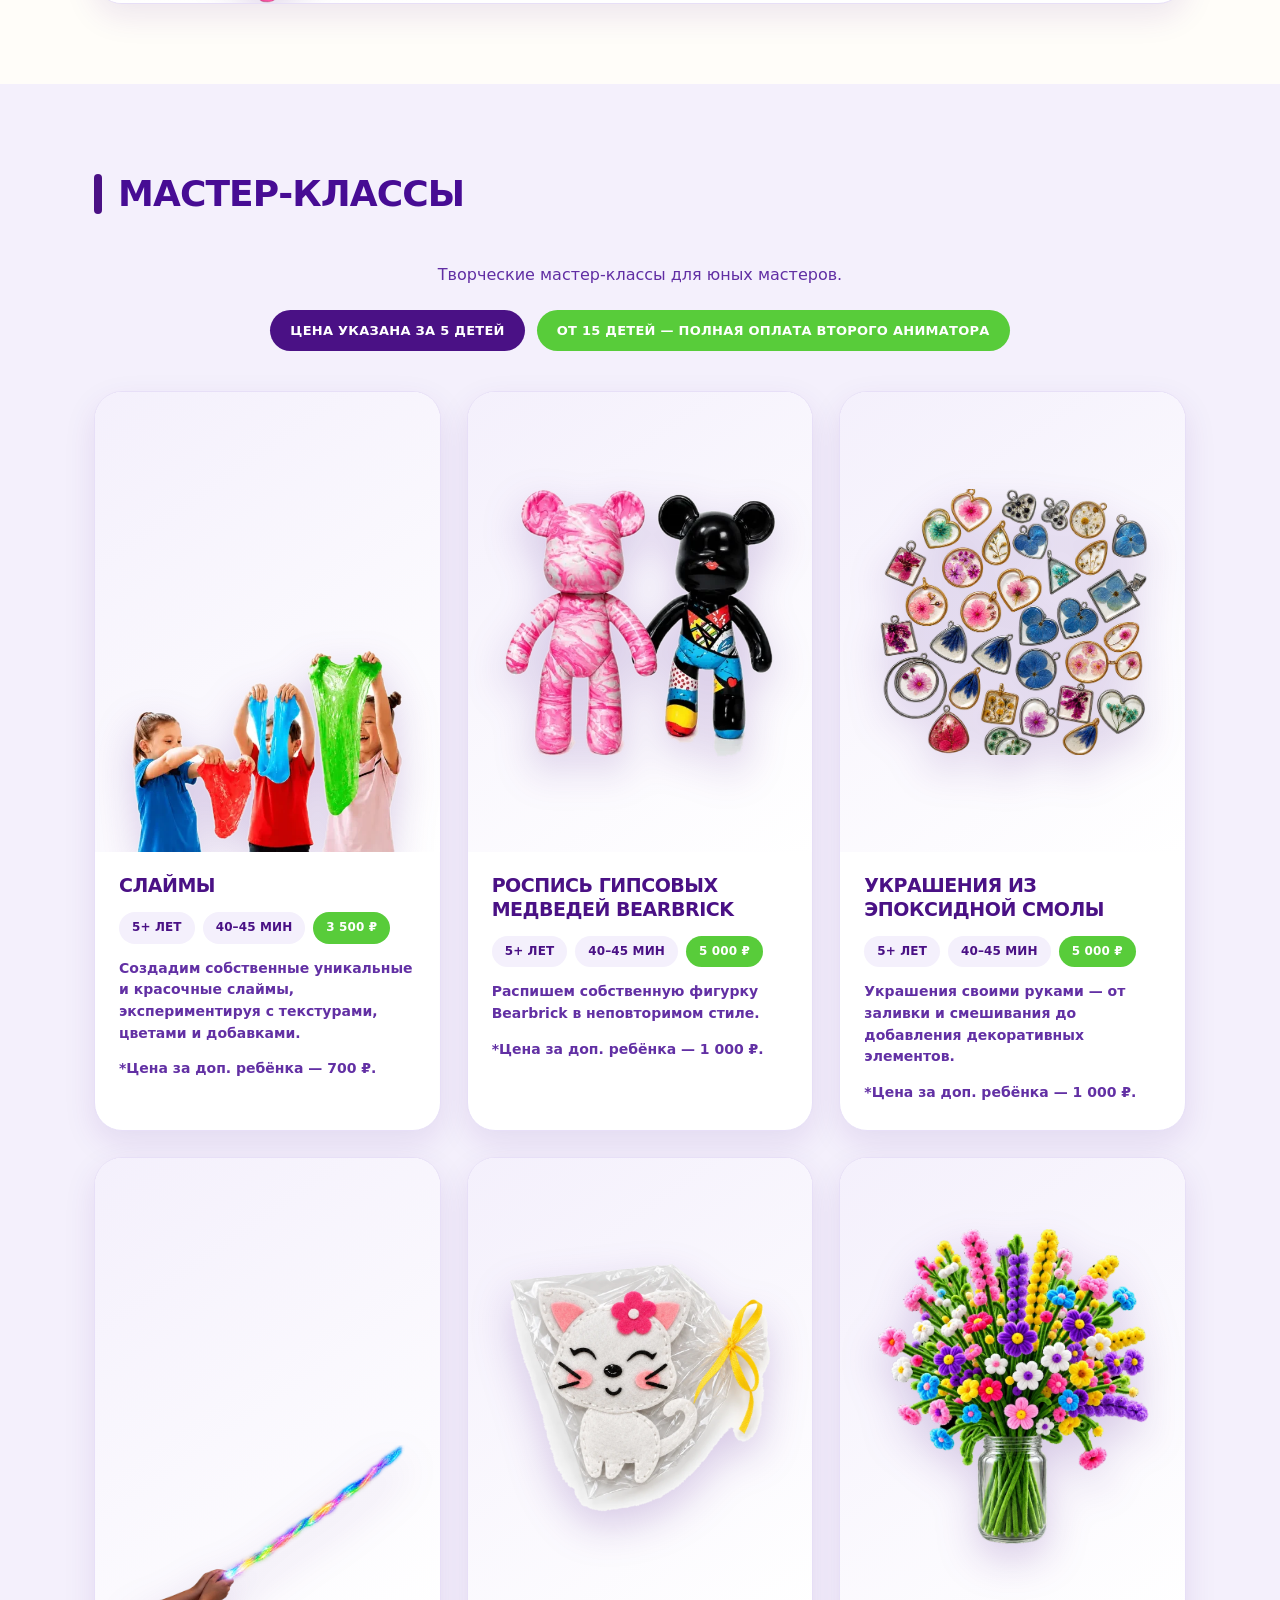
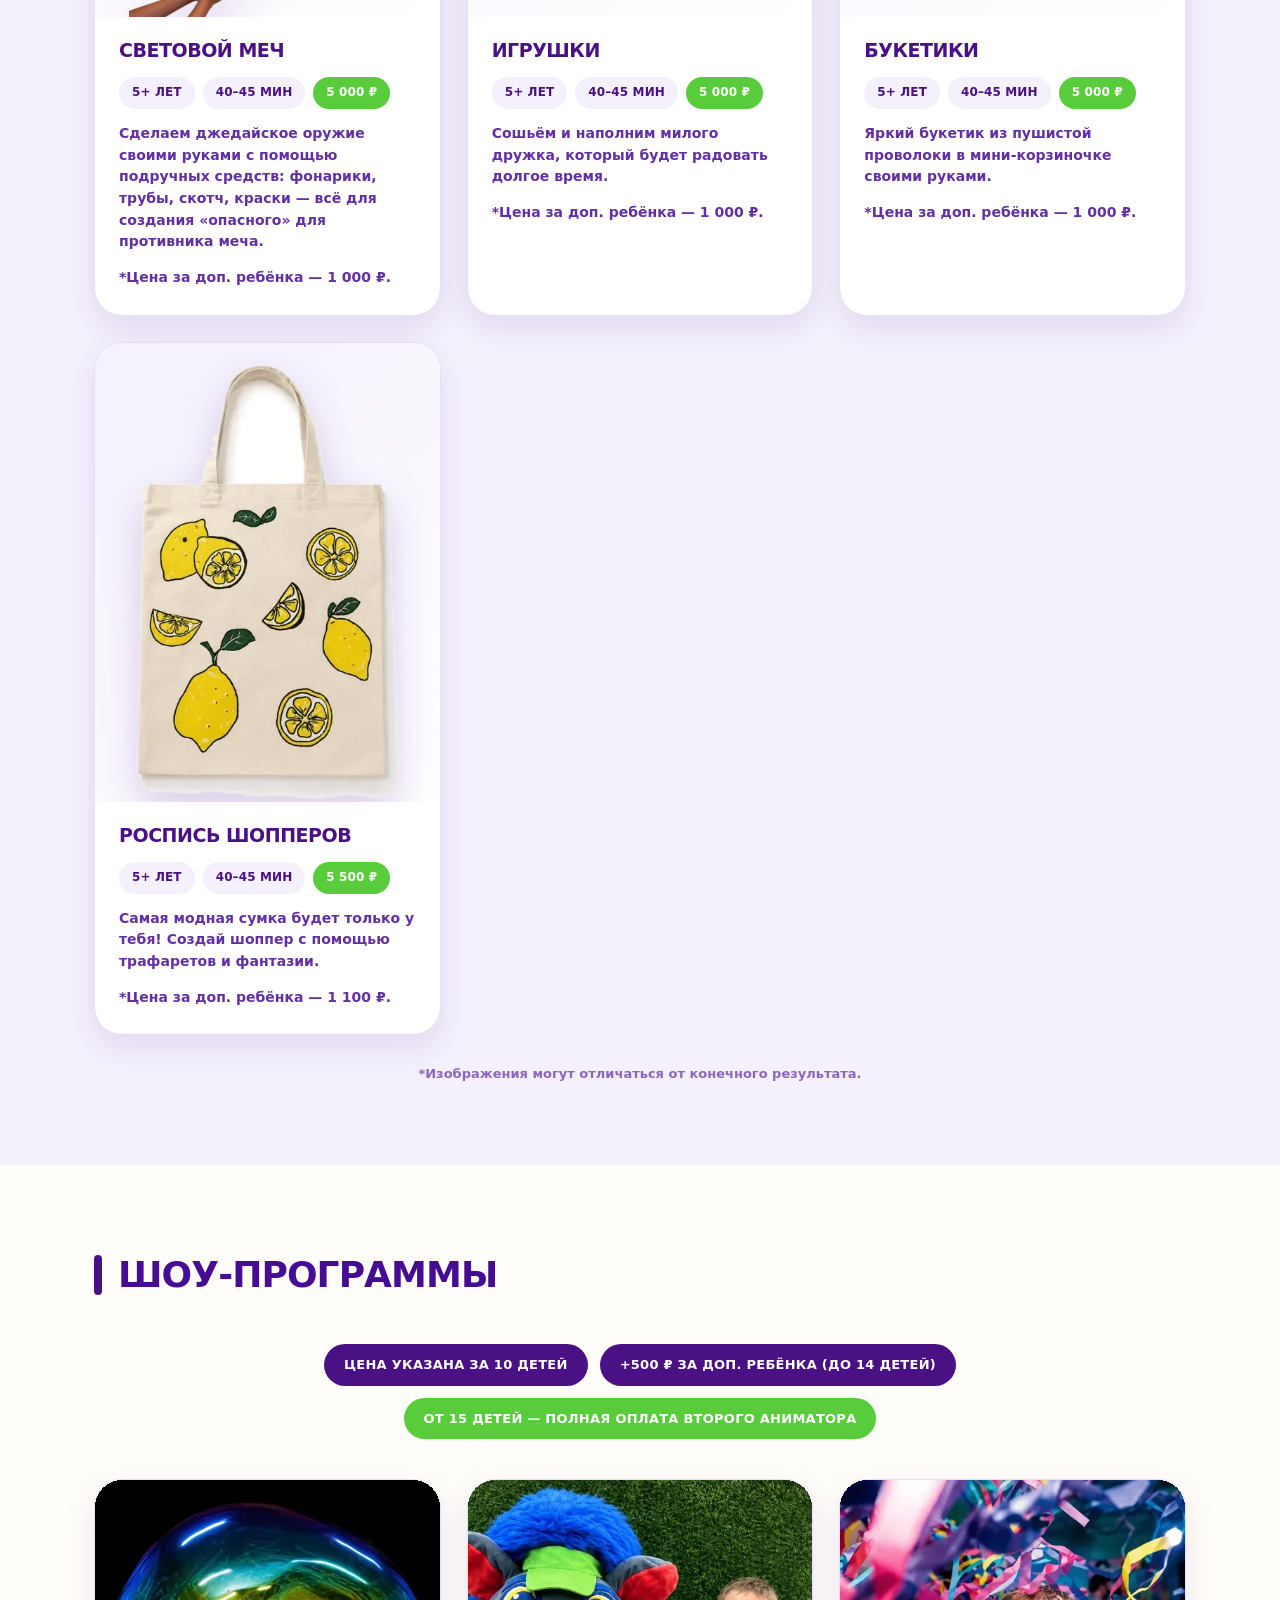
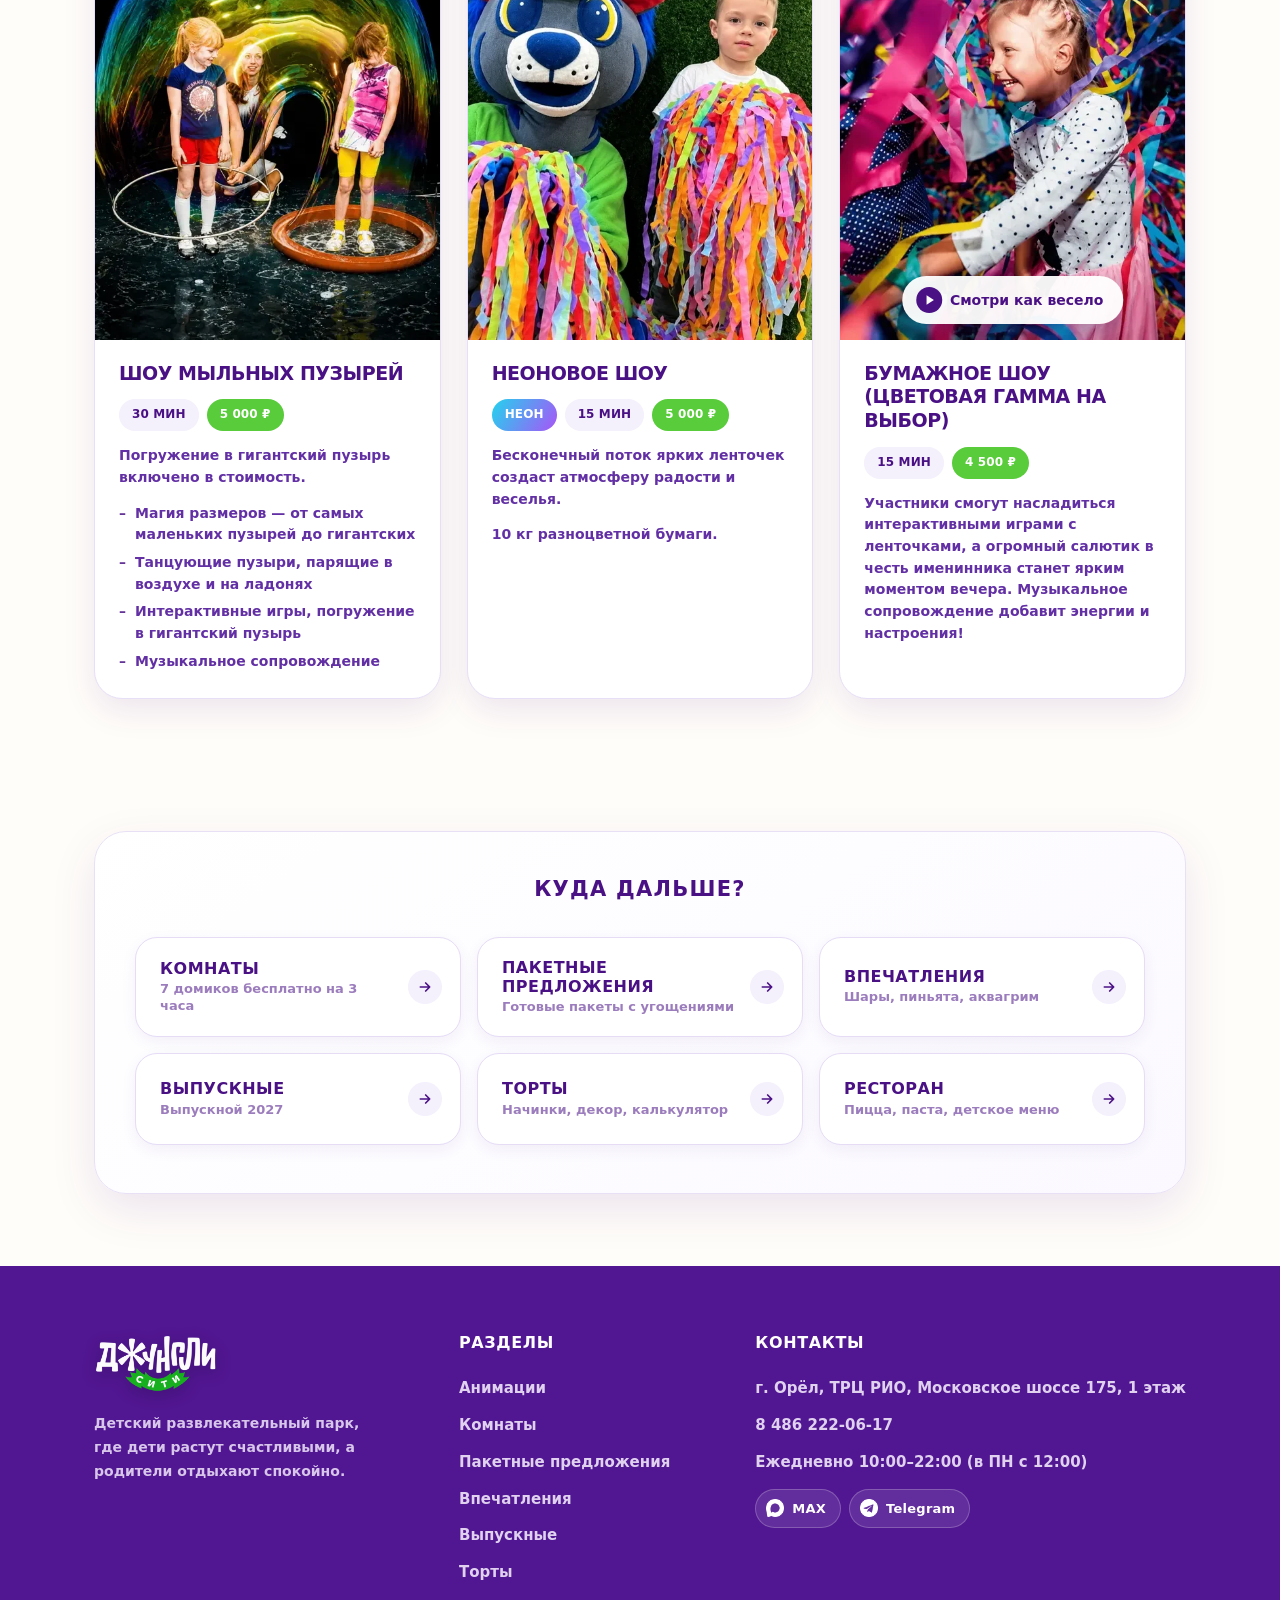
<file: animations.html>
<!DOCTYPE html>
<html lang="ru"><head>
<meta charset="UTF-8">
<meta name="viewport" content="width=device-width, initial-scale=1.0">
<meta name="description" content="Дни рождения под ключ: комнаты для праздника, анимации и шоу, впечатления, торты и ресторан. ТРЦ «РИО», Московское шоссе, 175.">
<meta property="og:type" content="website">
<meta property="og:site_name" content="Джунгли Сити · Орёл">
<meta property="og:locale" content="ru_RU">
<meta property="og:title" content="Джунгли Сити — детский парк развлечений в Орле">
<meta property="og:description" content="Дни рождения под ключ: комнаты для праздника, анимации и шоу, впечатления, торты и ресторан. ТРЦ «РИО», Московское шоссе, 175.">
<meta property="og:url" content="https://mazzaleeen.github.io/jungleOREL/animations.html">
<meta property="og:image" content="https://mazzaleeen.github.io/jungleOREL/images/og-image.jpg">
<meta property="og:image:width" content="1200">
<meta property="og:image:height" content="630">
<meta name="twitter:card" content="summary_large_image">
<title>Анимации — Джунгли Сити</title>
<link rel="icon" type="image/x-icon" href="images/favicon.ico">
<link rel="icon" type="image/png" sizes="32x32" href="images/favicon-32.png">
<link rel="icon" type="image/png" sizes="16x16" href="images/favicon-16.png">
<link rel="apple-touch-icon" href="images/apple-touch-icon.png">
<link rel="stylesheet" href="styles.css?v=20261106">
</head>
<body>

<header class="site-header">
  <div class="top-bar">
    <div class="container top-bar__inner">
      <div class="top-item">
        <span class="top-icon top-icon--green">
          <svg viewBox="0 0 24 24" fill="none" stroke="currentColor" stroke-width="2" stroke-linecap="round"><circle cx="12" cy="12" r="9"></circle><path d="M12 7v5l3 2"></path></svg>
        </span>
        <span class="top-text">
          <small>Принимаем банкеты</small>
          <strong>ежедневно с 10:00 до 22:00 (в пн. с 12:00)</strong>
        </span>
      </div>
      <span class="top-divider"></span>
      <a href="tel:84862220617" class="top-item">
        <span class="top-text top-text--right">
          <small>Позвонить</small>
          <strong>8 486 222-06-17</strong>
        </span>
        <span class="top-icon top-icon--white">
          <svg viewBox="0 0 24 24" fill="currentColor"><path d="M6.6 10.8c1.4 2.8 3.8 5.1 6.6 6.6l2.2-2.2c.3-.3.7-.4 1-.2 1.1.4 2.3.6 3.6.6.6 0 1 .4 1 1V20c0 .6-.4 1-1 1C10.6 21 3 13.4 3 4c0-.6.4-1 1-1h3.5c.6 0 1 .4 1 1 0 1.2.2 2.4.6 3.6.1.3 0 .7-.2 1l-2.3 2.2z"></path></svg>
        </span>
      </a>
    </div>
    <svg class="top-wave" viewBox="0 0 1440 52" preserveAspectRatio="none" aria-hidden="true">
      <defs><linearGradient id="gh" x1="0" y1="0" x2="1" y2="0"><stop offset="0" stop-color="#4a1185"></stop><stop offset="1" stop-color="#6b2cc0"></stop></linearGradient></defs>
      <path fill="url(#gh)" d="M0,30 C160,46 340,8 540,16 C740,24 900,46 1100,32 C1260,21 1370,26 1440,32 L1440,52 L0,52 Z"></path>
    </svg>
  </div>
</header>

<div class="main-bar">
    <div class="container main-bar__inner">
      <div class="header-brand">
      <a class="logo" href="index.html"><img src="images/image.png" alt="Джунгли Сити"></a>
      <a class="news-badge" href="https://orel.jucity.ru/" target="_blank" rel="noopener"><span>Новости, афиша, акции</span></a>
      </div>
      <nav class="nav" id="nav" aria-label="Разделы сайта">
        <div class="nav-panel__head">
          <span class="nav-panel__title">Разделы</span>
          <button class="nav-close" type="button" id="navClose" aria-label="Закрыть меню"><svg viewBox="0 0 24 24" fill="none" stroke="currentColor" stroke-width="2.5" stroke-linecap="round"><path d="M6 6l12 12M18 6 6 18"></path></svg></button>
        </div>
        <div class="nav-item"><a class="nav-btn" href="komnaty.html"><span class="nav-txt"><span class="nav-t">Комнаты</span><span class="nav-s">7 домиков бесплатно на 3 часа</span></span></a></div>
        <div class="nav-item">
          <button class="nav-btn active" type="button" data-flyout-trigger="anim-nav"><span class="nav-txt"><span class="nav-t">Анимации</span><span class="nav-s">Программы, герои, шоу</span></span><span class="nav-btn__caret" aria-hidden="true"></span></button>
          <div class="flyout" data-flyout="anim-nav">
            <a href="animations.html#new">Новинки</a>
            <a href="animations.html#themed">Тематические анимации</a>
            <a href="animations.html#heroes">Любимые герои</a>
            <a href="animations.html#activities">Активити программы</a>
            <a href="animations.html#quests">Квесты</a>
            <a href="animations.html#kids">Малышник</a>
            <a href="animations.html#masterclass">Мастер-классы</a>
            <a href="animations.html#shows">Шоу-программы</a>
          </div>
        </div>
        <div class="nav-item"><a class="nav-btn" href="paketnye-predlozheniya.html"><span class="nav-txt"><span class="nav-t">Пакетные предложения</span><span class="nav-s">Готовые пакеты с угощениями</span></span></a></div>
        <div class="nav-item"><a class="nav-btn" href="vpechatleniya.html"><span class="nav-txt"><span class="nav-t">Впечатления</span><span class="nav-s">Шары, пиньята, аквагрим</span></span></a></div>
        <div class="nav-item"><a class="nav-btn" href="vypusknoy.html"><span class="nav-txt"><span class="nav-t">Выпускные</span><span class="nav-s">Выпускной 2027</span></span></a></div>
        <div class="nav-item"><a class="nav-btn" href="torty.html"><span class="nav-txt"><span class="nav-t">Торты</span><span class="nav-s">Начинки, декор, калькулятор</span></span></a></div>
        <div class="nav-item"><a class="nav-btn" href="menu.html"><span class="nav-txt"><span class="nav-t">Ресторан</span><span class="nav-s">Пицца, паста, детское меню</span></span></a></div>
        <div class="nav-panel__foot">
          <a class="nav-foot__phone" href="tel:84862220617"><small>Бронирование</small>8 486 222-06-17</a>
          <div class="nav-foot__msg">
            <a href="https://max.ru/u/f9LHodD0cOL3-hnFCTv-07i00iQsmKJ5-jpR4Wm17N9NCynj4RikhUPHmns" target="_blank" rel="noopener" aria-label="Написать в MAX"><img src="images/icons/max.png" alt="MAX"></a>
            <a href="https://t.me/jucity57" target="_blank" rel="noopener" aria-label="Написать в Telegram"><img src="images/icons/telegram.png" alt="Telegram"></a>
          </div>
        </div>
      </nav>
      <button class="burger" id="burger" type="button" aria-label="Открыть разделы" aria-controls="nav" aria-expanded="false"><svg viewBox="0 0 24 24" fill="none" stroke="currentColor" stroke-width="2.2"><path d="M4 7h16M4 12h16M4 17h16"></path></svg>Разделы</button>
    </div>
</div>

<section class="page-hero">
  <div class="container">
    <h1>Крутая анимация для улётного праздника</h1>
    <p>Каталог развлекательных программ Джунгли Сити — выбирайте категорию в меню ниже.</p>
  </div>
  <svg class="page-hero-wave" viewBox="0 0 1440 60" preserveAspectRatio="none" aria-hidden="true">
    <path fill="#FFFDF9" d="M0,40 C240,60 480,10 720,26 C960,42 1200,14 1440,34 L1440,60 L0,60 Z"></path>
  </svg>
</section>

<nav class="subnav" id="subnav" aria-label="Категории анимаций">
  <div class="subnav__inner" id="subnavInner">
    <a href="#new">Новинки</a>
    <a href="#themed">Тематические анимации</a>
    <a href="#heroes">Любимые герои</a>
    <a href="#activities">Активити программы</a>
    <a href="#quests">Квесты</a>
    <a href="#kids">Малышник</a>
    <a href="#masterclass">Мастер-классы</a>
    <a href="#shows">Шоу-программы</a>
  </div>
</nav>

<div class="lightbox" id="roomLightbox">
  <div class="lightbox__inner">
    <button class="lightbox__close" type="button" id="roomLightboxClose" aria-label="Закрыть">
      <svg viewBox="0 0 24 24" fill="none" stroke="currentColor" stroke-width="2.5"><path d="M6 6l12 12M18 6L6 18"></path></svg>
    </button>
    <img id="roomLightboxImg" alt="">
    <div class="lightbox__name" id="roomLightboxName"></div>
  </div>
</div>

<section class="category pattern-dots-light" id="new" style="background:var(--bg-lavender)">
  <div class="container">
    <h2>Новинки</h2>

    <div class="category-intro">
      <div class="badge-row">
        <span class="badge-pill">Цена указана за 10 детей</span>
        <span class="badge-pill">+500 ₽ за доп. ребёнка (до 14 детей)</span>
        <span class="badge-pill badge-pill--accent">От 15 детей — полная оплата второго аниматора</span>
      </div>
    </div>

    <div class="program-grid">

      <div class="program-card">
        <div class="program-card__photo"><img src="images/new/vip-betmen.webp" alt="VIP Бэтмен" loading="lazy"></div>
        <div class="program-card__body">
          <h3 class="program-card__title">VIP Бэтмен</h3>
          <div class="program-card__meta">
            <span class="meta-chip">15 мин</span>
            <span class="meta-chip meta-chip--price">3 000 ₽</span>
          </div>
          <p class="program-card__teaser">Супергерой лично поздравит именинника и вынесет праздничный тортик.</p>
          <div class="program-card__full">
            <p>Супер-Бэтмен — образ любимого героя, от которого дети и родители приходят в восторг. Он придёт на ваш праздник, чтобы лично поздравить именинника и вынести ему праздничный тортик. Легендарный Бэтмен создаст неповторимую атмосферу приключений и супергеройского драйва!</p>
          </div>
          <button class="program-card__toggle" type="button" data-toggle-card="" aria-expanded="false">
            <span>Подробнее</span>
            <svg viewBox="0 0 24 24" fill="none" stroke="currentColor" stroke-width="2.5"><path d="M6 9l6 6 6-6"></path></svg>
          </button>
        </div>
      </div>

      <div class="program-card">
        <div class="program-card__photo"><img src="images/new/naduvnoe-shou.webp" alt="Надувное шоу" loading="lazy"></div>
        <div class="program-card__body">
          <h3 class="program-card__title">Надувное шоу</h3>
          <div class="program-card__meta">
            <span class="meta-chip">30 мин</span>
            <span class="meta-chip meta-chip--price">6 000 ₽</span>
          </div>
          <p class="program-card__teaser">Целый арсенал надувных чудес: гигантские фигуры, кольцеброс и загадочный тоннель.</p>
          <div class="program-card__full">
            <p>На празднике будет целый арсенал невероятных надувных чудес:</p>
            <ul>
              <li>Гигантские разноцветные фигуры</li>
              <li>Огромный кольцеброс</li>
              <li>Загадочный тоннель</li>
              <li>Мягкие разноцветные подушки и смешные костюмы</li>
            </ul>
            <p>Надувное шоу — это калейдоскоп ярких эмоций и гигантского веселья!</p>
          </div>
          <button class="program-card__toggle" type="button" data-toggle-card="" aria-expanded="false">
            <span>Подробнее</span>
            <svg viewBox="0 0 24 24" fill="none" stroke="currentColor" stroke-width="2.5"><path d="M6 9l6 6 6-6"></path></svg>
          </button>
        </div>
      </div>

      <div class="program-card">
        <div class="program-card__photo"><img src="images/new/zayka-ocharovashka.webp" alt="Зайка-Очаровашка" loading="lazy"></div>
        <div class="program-card__body">
          <h3 class="program-card__title">Зайка-Очаровашка</h3>
          <div class="program-card__meta">
            <span class="meta-chip">15–30 мин</span>
            <span class="meta-chip meta-chip--price">от 2 500 ₽</span>
          </div>
          <p class="program-card__teaser">Встречайте нашего огромного зайку — настоящего друга для детей!</p>
          <div class="program-card__full">
            <p>Встречайте нашего огромного зайку — настоящего друга для детей! Этот добрый зайка готов поздравить вашего ребёнка с праздником, станцевать весёлый танец и подарить незабываемые эмоции. Он с радостью даст пять и позирует на фото, чтобы сохранить яркие моменты. Подарите вашему малышу волшебство вместе с нашим зайкой!</p>
            <p><strong>15 минут</strong> — 2 500 ₽<br><strong>30 минут</strong> — 4 000 ₽</p>
          </div>
          <button class="program-card__toggle" type="button" data-toggle-card="" aria-expanded="false">
            <span>Подробнее</span>
            <svg viewBox="0 0 24 24" fill="none" stroke="currentColor" stroke-width="2.5"><path d="M6 9l6 6 6-6"></path></svg>
          </button>
        </div>
      </div>

      <div class="program-card">
        <div class="program-card__photo program-card__photo--vid" data-video-full="videos/pizhamnaya-vecherinka.mp4" data-video-title="Пижамная вечеринка"><img src="images/new/pizhamnaya-vecherinka.webp" alt="Пижамная вечеринка" loading="lazy">
          <button class="vplay" type="button" aria-label="Смотри как весело: Пижамная вечеринка"><svg viewBox="0 0 24 24" fill="currentColor"><path d="M8 5v14l11-7z"></path></svg><span>Смотри как весело</span></button>
        </div>
        <div class="program-card__body">
          <h3 class="program-card__title">Пижамная вечеринка</h3>
          <div class="program-card__meta">
            <span class="meta-chip">8+ лет</span>
            <span class="meta-chip">60 мин</span>
            <span class="meta-chip meta-chip--price">8 000 ₽</span>
          </div>
          <p class="program-card__teaser">Вечеринка с антистресс-игрушками, боем подушками и танцами до утра.</p>
          <div class="program-card__full">
            <p>Приглашаем на вечеринку, которая подарит море уюта, тепла и творчества! Участники своими руками:</p>
            <ul>
              <li>Сделают уникальную антистресс-игрушку — сквиш</li>
              <li>Проведут весёлый бой разноцветными подушками</li>
              <li>Поучаствуют в танцах, конкурсах, посиделках</li>
            </ul>
            <p>Приготовьтесь смеяться до упаду и чувствовать себя настоящими героями мягких сражений!</p>
          </div>
          <button class="program-card__toggle" type="button" data-toggle-card="" aria-expanded="false">
            <span>Подробнее</span>
            <svg viewBox="0 0 24 24" fill="none" stroke="currentColor" stroke-width="2.5"><path d="M6 9l6 6 6-6"></path></svg>
          </button>
        </div>
      </div>

      <div class="program-card">
        <div class="program-card__photo"><img src="images/new/byuti-vecherinka.webp" alt="Бьюти-вечеринка «Формула красоты»" loading="lazy"></div>
        <div class="program-card__body">
          <h3 class="program-card__title">Бьюти-вечеринка «Формула красоты»</h3>
          <div class="program-card__meta">
            <span class="meta-chip">5+ лет</span>
            <span class="meta-chip">60 мин</span>
            <span class="meta-chip meta-chip--price">8 000 ₽*</span>
          </div>
          <p class="program-card__teaser">Настоящий бьюти-бар: маски, причёски и маникюр для юных принцесс.</p>
          <div class="program-card__full">
            <p>Волшебное преображение, где каждая девочка почувствует себя настоящей принцессой. В программе настоящий бьюти-бар, как у стилиста, с помощью которого сделаем освежающие масочки, цветные причёски, яркий и оригинальный маникюр, и обязательно расслабляющие огурчики на глазки.</p>
            <p>В программе используется детская косметика, при этом возможны аллергические реакции.</p>
            <p>*Цена указана до 5 детей, свыше 5 — дополнительный аниматор.</p>
          </div>
          <button class="program-card__toggle" type="button" data-toggle-card="" aria-expanded="false">
            <span>Подробнее</span>
            <svg viewBox="0 0 24 24" fill="none" stroke="currentColor" stroke-width="2.5"><path d="M6 9l6 6 6-6"></path></svg>
          </button>
        </div>
      </div>

      <div class="program-card">
        <div class="program-card__photo"><img src="images/new/muzkvizpati.webp" alt="МузКвизПати" loading="lazy"></div>
        <div class="program-card__body">
          <h3 class="program-card__title">МузКвизПати</h3>
          <div class="program-card__meta">
            <span class="meta-chip">10+ лет</span>
            <span class="meta-chip">40 мин</span>
            <span class="meta-chip meta-chip--price">4 000 ₽</span>
          </div>
          <p class="program-card__teaser">Интерактивный музыкальный квиз прямо на экране для компании друзей.</p>
          <div class="program-card__full">
            <p>«МузКвизПати» — интерактивный музыкальный квиз прямо на экране! В программе: драйвовые раунды, которые заставят детей смеяться, петь и угадывать хиты современной музыки в разном формате. Весёлое соревнование для компаний друзей и меломанов!</p>
          </div>
          <button class="program-card__toggle" type="button" data-toggle-card="" aria-expanded="false">
            <span>Подробнее</span>
            <svg viewBox="0 0 24 24" fill="none" stroke="currentColor" stroke-width="2.5"><path d="M6 9l6 6 6-6"></path></svg>
          </button>
        </div>
      </div>

    </div>
  </div>
</section>

<section class="category pattern-dots" id="themed" style="background:var(--bg)">
  <div class="container">
    <h2>Тематические анимации</h2>

    <div class="category-intro">
      <div class="badge-row">
        <span class="badge-pill">Цена указана за 10 детей</span>
        <span class="badge-pill">+500 ₽ за доп. ребёнка (до 14 детей)</span>
        <span class="badge-pill badge-pill--accent">От 15 детей — полная оплата второго аниматора</span>
      </div>
    </div>

    <div class="program-grid">

      <div class="program-card program-card--wide">
        <div class="program-card__body">
          <div class="pc-wide__col">
            <h3 class="program-card__title">Яркие анимационные программы</h3>
            <div class="program-card__meta">
              <span class="meta-chip">60 мин</span>
              <span class="meta-chip meta-chip--price">5 000 ₽</span>
            </div>
            <p class="program-card__teaser">Выбирайте любого героя, и он подарит имениннику и его друзьям яркий мир любимых мультфильмов, сериалов и программ. Реалистичные костюмы, тематический реквизит, увлекательные игры, захватывающие конкурсы, весёлые эстафеты, танцы и музыкальное сопровождение сделает праздник незабываемым. А кульминация праздника в виде шоу добавит яркости и неповторимости вашей вечеринки.</p>
          </div>
          <div class="pc-wide__col">
            <ul class="program-card__list">
              <li>40 минут — анимация</li>
              <li>10 минут — шоу-подарок</li>
              <li>5 минут — вынос торта</li>
              <li>5 минут — фотосессия на ваш телефон</li>
            </ul>
            <p class="program-card__teaser"><strong>Шоу на выбор:</strong> бумажное шоу (цветовая гамма на выбор) или шоу подушек.</p>
            <p class="program-card__teaser">*Программу можно заказать на 50 минут без шоу-подарка за 4 000 ₽.</p>
          </div>
        </div>
      </div>

      <h3 class="program-grid__subhead">Анимация + мастер-класс = двойной восторг</h3>

      <div class="program-card">
        <div class="program-card__photo program-card__photo--cover" style="aspect-ratio:4/3"><img src="images/masterclass/statuetki.webp" alt="Мини-мастер-класс «Статуэтки»" loading="lazy"></div>
        <div class="program-card__body">
          <h3 class="program-card__title">Мини-мастер-класс «Статуэтки»</h3>
          <div class="program-card__meta">
            <span class="meta-chip">5+ лет</span>
            <span class="meta-chip">10–15 мин</span>
            <span class="meta-chip meta-chip--price">200 ₽*</span>
          </div>
          <p class="program-card__teaser">Декорирование гипсовых заготовок яркими красками, кисточками и блёстками.</p>
        </div>
      </div>

      <div class="program-card">
        <div class="program-card__photo program-card__photo--cover" style="aspect-ratio:4/3"><img src="images/masterclass/svechi.webp" alt="Мини-мастер-класс «Свечи»" loading="lazy"></div>
        <div class="program-card__body">
          <h3 class="program-card__title">Мини-мастер-класс «Свечи»</h3>
          <div class="program-card__meta">
            <span class="meta-chip">5+ лет</span>
            <span class="meta-chip">10–15 мин</span>
            <span class="meta-chip meta-chip--price">200 ₽*</span>
          </div>
          <p class="program-card__teaser">Скручивание и украшение ароматных свечей из вощины.</p>
        </div>
      </div>

      <div class="program-card">
        <div class="program-card__photo program-card__photo--cover" style="aspect-ratio:4/3"><img src="images/masterclass/brelki.webp" alt="Мини-мастер-класс «Брелки»" loading="lazy"></div>
        <div class="program-card__body">
          <h3 class="program-card__title">Мини-мастер-класс «Брелки»</h3>
          <div class="program-card__meta">
            <span class="meta-chip">5+ лет</span>
            <span class="meta-chip">10–15 мин</span>
            <span class="meta-chip meta-chip--price">200 ₽*</span>
          </div>
          <p class="program-card__teaser">Создание аксессуаров из ярких аквабусин с помощью готовых схем и воды.</p>
        </div>
      </div>

      <div class="program-card">
        <div class="program-card__photo program-card__photo--cover" style="aspect-ratio:4/3"><img src="images/masterclass/talisman-v-butylochke.webp" alt="Мини-мастер-класс «Талисман в бутылочке»" loading="lazy"></div>
        <div class="program-card__body">
          <h3 class="program-card__title">Мини-мастер-класс «Талисман в бутылочке»</h3>
          <div class="program-card__meta">
            <span class="meta-chip">5+ лет</span>
            <span class="meta-chip">10–15 мин</span>
            <span class="meta-chip meta-chip--price">200 ₽*</span>
          </div>
          <p class="program-card__teaser">Наполнение волшебной баночки песком в цвет любимого героя.</p>
        </div>
      </div>

      <div class="program-card">
        <div class="program-card__photo program-card__photo--cover" style="aspect-ratio:4/3"><img src="images/masterclass/magnitiki.webp" alt="Мини-мастер-класс «Магнитики»" loading="lazy"></div>
        <div class="program-card__body">
          <h3 class="program-card__title">Мини-мастер-класс «Магнитики»</h3>
          <div class="program-card__meta">
            <span class="meta-chip">5+ лет</span>
            <span class="meta-chip">10–15 мин</span>
            <span class="meta-chip meta-chip--price">200 ₽*</span>
          </div>
          <p class="program-card__teaser">Создание уникального рисунка своими руками и превращение его с помощью специального аппарата в настоящий магнитик.</p>
        </div>
      </div>

    </div>

    <div class="callout">
      *Цена мини-мастер-класса указана за 1 ребёнка. Мини-мастер-классы доступны только как дополнительная услуга в рамках тематической анимационной программы — отдельное бронирование без неё не предусмотрено.
    </div>
  </div>
</section>

<section class="category pattern-dots-light" id="heroes" style="background:var(--bg-lavender)">
  <div class="container">
    <h2>Любимые герои</h2>

    <div class="category-intro">
      <p>Выбирайте любого героя — и бронируйте праздник (по программе «Яркие анимационные программы» из раздела «Тематические анимации»).</p>
    </div>

    <div class="hero-grid-gallery">
      <div class="hero-card"><img src="images/heroes/gonshchik.webp" alt="Гонщик" loading="lazy"><span class="hero-card__label">Гонщик</span></div>
      <div class="hero-card"><img src="images/heroes/skay.webp" alt="Скай" loading="lazy"><span class="hero-card__label">Скай</span></div>
      <div class="hero-card"><img src="images/heroes/brawl-stars-leon.webp" alt="Бравл Старс (Леон)" loading="lazy"><span class="hero-card__label">Бравл Старс (Леон)</span></div>
      <div class="hero-card"><img src="images/heroes/among-us.webp" alt="Амонг Ас" loading="lazy"><span class="hero-card__label">Амонг Ас</span></div>
      <div class="hero-card"><img src="images/heroes/stiv.webp" alt="Стив" loading="lazy"><span class="hero-card__label">Стив</span></div>
      <div class="hero-card"><img src="images/heroes/spiderman.webp" alt="Человек Паук" loading="lazy"><span class="hero-card__label">Человек Паук</span></div>
      <div class="hero-card"><img src="images/heroes/super-kot.webp" alt="Супер Кот" loading="lazy"><span class="hero-card__label">Супер Кот</span></div>
      <div class="hero-card"><img src="images/heroes/pikachu.webp" alt="Пикачу" loading="lazy"><span class="hero-card__label">Пикачу</span></div>
      <div class="hero-card"><img src="images/heroes/elza.webp" alt="Эльза" loading="lazy"><span class="hero-card__label">Эльза</span></div>
      <div class="hero-card"><img src="images/heroes/ledi-bag.webp" alt="Леди Баг" loading="lazy" class="hero-card__img--high"><span class="hero-card__label">Леди Баг</span></div>
      <div class="hero-card"><img src="images/heroes/kosmonavt.webp" alt="Космонавт" loading="lazy"><span class="hero-card__label">Космонавт</span></div>
      <div class="hero-card"><img src="images/heroes/kovboy.webp" alt="Ковбой мальчик/девочка" loading="lazy"><span class="hero-card__label">Ковбой мальчик/девочка</span></div>
      <div class="hero-card"><img src="images/heroes/klounessa.webp" alt="Клоунесса" loading="lazy"><span class="hero-card__label">Клоунесса</span></div>
      <div class="hero-card"><img src="images/heroes/barbi-kostyum.webp" alt="Барби (костюм)" loading="lazy"><span class="hero-card__label">Барби (костюм)</span></div>
      <div class="hero-card"><img src="images/heroes/edinorozhka.webp" alt="Единорожка" loading="lazy"><span class="hero-card__label">Единорожка</span></div>
      <div class="hero-card"><img src="images/heroes/sonik.webp" alt="Соник" loading="lazy"><span class="hero-card__label">Соник</span></div>
      <div class="hero-card"><img src="images/heroes/wednesday.webp" alt="Уэнсдей" loading="lazy"><span class="hero-card__label">Уэнсдей</span></div>
      <div class="hero-card"><img src="images/heroes/pirat-malchik.webp" alt="Пират-мальчик" loading="lazy"><span class="hero-card__label">Пират-мальчик</span></div>
      <div class="hero-card"><img src="images/heroes/pirat-devochka.webp" alt="Пират-девочка" loading="lazy"><span class="hero-card__label">Пират-девочка</span></div>
      <div class="hero-card"><img src="images/heroes/germiona.webp" alt="Гермиона" loading="lazy"><span class="hero-card__label">Гермиона</span></div>
      <div class="hero-card"><img src="images/heroes/garri-potter.webp" alt="Гарри Поттер" loading="lazy"><span class="hero-card__label">Гарри Поттер</span></div>
      <div class="hero-card"><img src="images/heroes/kuromi.webp" alt="Куроми" loading="lazy"><span class="hero-card__label">Куроми</span></div>
      <div class="hero-card"><img src="images/heroes/roblox.webp" alt="Роблокс" loading="lazy"><span class="hero-card__label">Роблокс</span></div>
      <div class="hero-card"><img src="images/heroes/betmen-dop.webp" alt="Бэтмен" loading="lazy"><span class="hero-card__label">Бэтмен*</span></div>
      <div class="hero-card"><img src="images/heroes/betmen-2.webp" alt="Бэтмен (2)" loading="lazy"><span class="hero-card__label">Бэтмен (2)</span></div>
      <div class="hero-card"><img src="images/heroes/barbi-plate.webp" alt="Барби (платье)" loading="lazy"><span class="hero-card__label">Барби (платье)</span></div>
      <div class="hero-card"><img src="images/heroes/issledovatel-malchik.webp" alt="Исследователь-мальчик" loading="lazy"><span class="hero-card__label">Исследователь-мальчик</span></div>
      <div class="hero-card"><img src="images/heroes/issledovatel-devochka.webp" alt="Исследователь-девочка" loading="lazy"><span class="hero-card__label">Исследователь-девочка</span></div>
    </div>

    <div class="callout">
      *Героя «Бэтмен» можно заказать только дополнительно к программе «VIP Бэтмен» из раздела «Новинки». Подробности уточняйте у менеджера.
    </div>
  </div>
</section>

<section class="category pattern-dots" id="activities" style="background:var(--bg)">
  <div class="container">
    <h2>Активити программы</h2>

    <div class="category-intro">
      <div class="badge-row">
        <span class="badge-pill">Цена указана за 10 детей</span>
        <span class="badge-pill">+500 ₽ за доп. ребёнка (до 14 детей)</span>
        <span class="badge-pill badge-pill--accent">От 15 детей — полная оплата второго аниматора</span>
      </div>
    </div>

    <div class="program-grid">

      <div class="program-card">
        <div class="program-card__photo program-card__photo--vid" data-video-full="videos/chellendzh-miks.mp4" data-video-title="Челлендж микс"><img src="images/activities/chellendzh-miks.webp" alt="Челлендж микс" loading="lazy">
          <button class="vplay" type="button" aria-label="Смотри как весело: Челлендж микс"><svg viewBox="0 0 24 24" fill="currentColor"><path d="M8 5v14l11-7z"></path></svg><span>Смотри как весело</span></button>
        </div>
        <div class="program-card__body">
          <h3 class="program-card__title">Челлендж микс</h3>
          <div class="program-card__meta">
            <span class="meta-chip">7+ лет</span>
            <span class="meta-chip">60 мин</span>
            <span class="meta-chip meta-chip--price">5 500 ₽</span>
          </div>
          <p class="program-card__teaser">Взрывной микс самых популярных и любимых детских челленджей.</p>
          <div class="program-card__full">
            <p>Взрывной микс самых популярных и любимых детских челленджей, собранных в одном незабываемом празднике! В программе:</p>
            <ul class="program-card__list">
              <li>Коробка фортуны с самыми трендовыми и забавными испытаниями</li>
              <li>Яркий реквизит</li>
              <li>Музыкальная атмосфера</li>
              <li>Море смеха и позитива</li>
            </ul>
          </div>
          <button class="program-card__toggle" type="button" data-toggle-card="" aria-expanded="false">
            <span>Подробнее</span>
            <svg viewBox="0 0 24 24" fill="none" stroke="currentColor" stroke-width="2.5"><path d="M6 9l6 6 6-6"></path></svg>
          </button>
        </div>
      </div>

      <div class="program-card">
        <div class="program-card__photo"><img src="images/activities/buntarskaya-vecherinka.webp" alt="Бунтарская вечеринка" loading="lazy"></div>
        <div class="program-card__body">
          <h3 class="program-card__title">Бунтарская вечеринка</h3>
          <div class="program-card__meta">
            <span class="meta-chip">7+ лет</span>
            <span class="meta-chip">60 мин</span>
            <span class="meta-chip meta-chip--price">5 500 ₽</span>
          </div>
          <p class="program-card__teaser">Здесь можно всё: озорничать и безобидно хулиганить!</p>
          <div class="program-card__full">
            <p>На этой вечеринке можно всё: озорничать и безобидно хулиганить! Тут каждый создаст свой образ с помощью цветных мелков и переводных татуировок.</p>
            <ul class="program-card__list">
              <li>Разрисуем и порвём обои</li>
              <li>Лопнем воздушные шарики</li>
              <li>Проведём челлендж баттл с настоящими хулиганскими заданиями</li>
            </ul>
          </div>
          <button class="program-card__toggle" type="button" data-toggle-card="" aria-expanded="false">
            <span>Подробнее</span>
            <svg viewBox="0 0 24 24" fill="none" stroke="currentColor" stroke-width="2.5"><path d="M6 9l6 6 6-6"></path></svg>
          </button>
        </div>
      </div>

      <div class="program-card">
        <div class="program-card__photo"><img src="images/activities/ne-igry.webp" alt="Не игры" loading="lazy"></div>
        <div class="program-card__body">
          <h3 class="program-card__title">Не игры</h3>
          <div class="program-card__meta">
            <span class="meta-chip">10+ лет</span>
            <span class="meta-chip">60 мин</span>
            <span class="meta-chip meta-chip--price">5 500 ₽</span>
          </div>
          <p class="program-card__teaser">Захватывающие вызовы на логику, смекалку, силу и командную работу.</p>
          <div class="program-card__full">
            <p>Устроим захватывающие вызовы, которые требуют логики, смекалки, силы и командной работы. На празднике каждый ребёнок почувствует себя взрослым и поиграет в игры с карандашами, стаканчиками, шариками и макаронами.</p>
          </div>
          <button class="program-card__toggle" type="button" data-toggle-card="" aria-expanded="false">
            <span>Подробнее</span>
            <svg viewBox="0 0 24 24" fill="none" stroke="currentColor" stroke-width="2.5"><path d="M6 9l6 6 6-6"></path></svg>
          </button>
        </div>
      </div>

      <div class="program-card">
        <div class="program-card__photo program-card__photo--vid" data-video-full="videos/gigantskaya-brodilka.mp4" data-video-title="Гигантская бродилка"><img src="images/activities/gigantskaya-brodilka.webp" alt="Гигантская бродилка" loading="lazy">
          <button class="vplay" type="button" aria-label="Смотри как весело: Гигантская бродилка"><svg viewBox="0 0 24 24" fill="currentColor"><path d="M8 5v14l11-7z"></path></svg><span>Смотри как весело</span></button>
        </div>
        <div class="program-card__body">
          <h3 class="program-card__title">Гигантская бродилка</h3>
          <div class="program-card__meta">
            <span class="meta-chip">5+ лет</span>
            <span class="meta-chip">60 мин</span>
            <span class="meta-chip meta-chip--price">5 500 ₽</span>
          </div>
          <p class="program-card__teaser">Классическая бродилка, но вместо фишек — сами игроки!</p>
          <div class="program-card__full">
            <p>Классическая бродилка, но вместо игрового поля — огромное красочное полотно, а вместо фишек — сами игроки. Практически каждая клетка скрывает сюрприз. Вас ждут:</p>
            <ul class="program-card__list">
              <li>Весёлые конкурсы</li>
              <li>Интеллектуальные загадки</li>
              <li>Творческие испытания</li>
              <li>Спортивные состязания</li>
            </ul>
          </div>
          <button class="program-card__toggle" type="button" data-toggle-card="" aria-expanded="false">
            <span>Подробнее</span>
            <svg viewBox="0 0 24 24" fill="none" stroke="currentColor" stroke-width="2.5"><path d="M6 9l6 6 6-6"></path></svg>
          </button>
        </div>
      </div>

      <div class="program-card">
        <div class="program-card__photo"><img src="images/activities/dobryy-kalmar.webp" alt="Добрый кальмар" loading="lazy"></div>
        <div class="program-card__body">
          <h3 class="program-card__title">Добрый кальмар</h3>
          <div class="program-card__meta">
            <span class="meta-chip">8+ лет</span>
            <span class="meta-chip">60 мин</span>
            <span class="meta-chip meta-chip--price">5 500 ₽</span>
          </div>
          <p class="program-card__teaser">Приключение по мотивам сериала «Игра в кальмара» — но никто не пострадает!</p>
          <div class="program-card__full">
            <p>Приключение, вдохновлённое популярным сериалом, в котором предстоит пройти через серию испытаний: Такчи, Конги, Джегичаги, Бисокчиги, Сахарные соты. Если вы когда-нибудь слышали такие слова от вашего ребёнка, то программа точно для него. Но можете не переживать, в нашей версии никто не пострадает!</p>
          </div>
          <button class="program-card__toggle" type="button" data-toggle-card="" aria-expanded="false">
            <span>Подробнее</span>
            <svg viewBox="0 0 24 24" fill="none" stroke="currentColor" stroke-width="2.5"><path d="M6 9l6 6 6-6"></path></svg>
          </button>
        </div>
      </div>

      <div class="program-card">
        <div class="program-card__photo program-card__photo--vid" data-video-full="videos/neonovyy-dvizh.mp4" data-video-title="Неоновый движ"><img src="images/activities/neonovyy-dvizh.webp" alt="Неоновый движ" loading="lazy">
          <button class="vplay" type="button" aria-label="Смотри как весело: Неоновый движ"><svg viewBox="0 0 24 24" fill="currentColor"><path d="M8 5v14l11-7z"></path></svg><span>Смотри как весело</span></button>
        </div>
        <div class="program-card__body">
          <h3 class="program-card__title">«Неоновый движ»</h3>
          <div class="program-card__meta">
            <span class="meta-chip meta-chip--neon">Неон</span>
            <span class="meta-chip">5+ лет</span>
            <span class="meta-chip">60 мин</span>
            <span class="meta-chip meta-chip--price">8 000 ₽</span>
          </div>
          <p class="program-card__teaser">Самая яркая и улётная вечеринка со светящимся инвентарём!</p>
          <div class="program-card__full">
            <p>Самая яркая и улётная вечеринка!</p>
            <ul class="program-card__list">
              <li>Нарисуем светящуюся открытку для именинника</li>
              <li>Преобразимся в ярких танцоров</li>
              <li>Поиграем в неоновые игры со светящимся инвентарём</li>
              <li>Запустим самый большой неоновый салютик в честь именинника</li>
            </ul>
          </div>
          <button class="program-card__toggle" type="button" data-toggle-card="" aria-expanded="false">
            <span>Подробнее</span>
            <svg viewBox="0 0 24 24" fill="none" stroke="currentColor" stroke-width="2.5"><path d="M6 9l6 6 6-6"></path></svg>
          </button>
        </div>
      </div>

    </div>
  </div>
</section>

<section class="category pattern-dots-light" id="quests" style="background:var(--bg-lavender)">
  <div class="container">
    <h2>Квесты</h2>

    <div class="category-intro">
      <div class="badge-row">
        <span class="badge-pill">Цена указана за 10 детей</span>
        <span class="badge-pill">+500 ₽ за доп. ребёнка (до 14 детей)</span>
        <span class="badge-pill badge-pill--accent">От 15 детей — полная оплата второго аниматора</span>
      </div>
    </div>

    <div class="program-grid">

      <div class="program-card">
        <div class="program-card__photo program-card__photo--vid" data-video-full="videos/noty-druzhby.mp4" data-video-title="Ноты дружбы"><img src="images/quests/noty-druzhby.webp" alt="Ноты дружбы" loading="lazy">
          <button class="vplay" type="button" aria-label="Смотри как весело: Ноты дружбы"><svg viewBox="0 0 24 24" fill="currentColor"><path d="M8 5v14l11-7z"></path></svg><span>Смотри как весело</span></button>
        </div>
        <div class="program-card__body">
          <h3 class="program-card__title">Ноты дружбы</h3>
          <div class="program-card__meta">
            <span class="meta-chip">7+ лет</span>
            <span class="meta-chip">60 мин</span>
            <span class="meta-chip meta-chip--price">6 500 ₽</span>
          </div>
          <p class="program-card__teaser">Квест в мир музыки — на поиски нот, чтобы создать зажигательный хит.</p>
          <div class="program-card__full">
            <p>Квест приглашает в мир музыки и веселья, где предстоит отправиться на поиски нот, чтобы создать зажигательный хит! Вспомним суперспособности Куроми и её друзей, узнаем, кто самый быстрый и ловкий, а в конце объединим все ноты и устроим незабываемый концерт!</p>
          </div>
          <button class="program-card__toggle" type="button" data-toggle-card="" aria-expanded="false">
            <span>Подробнее</span>
            <svg viewBox="0 0 24 24" fill="none" stroke="currentColor" stroke-width="2.5"><path d="M6 9l6 6 6-6"></path></svg>
          </button>
        </div>
      </div>

      <div class="program-card">
        <div class="program-card__photo program-card__photo--vid" data-video-full="videos/sekrety-taynika.mp4" data-video-title="Секреты тайника"><img src="images/quests/sekrety-taynika.webp" alt="Секреты тайника" loading="lazy">
          <button class="vplay" type="button" aria-label="Смотри как весело: Секреты тайника"><svg viewBox="0 0 24 24" fill="currentColor"><path d="M8 5v14l11-7z"></path></svg><span>Смотри как весело</span></button>
        </div>
        <div class="program-card__body">
          <h3 class="program-card__title">Секреты тайника</h3>
          <div class="program-card__meta">
            <span class="meta-chip">7+ лет</span>
            <span class="meta-chip">60 мин</span>
            <span class="meta-chip meta-chip--price">6 500 ₽</span>
          </div>
          <p class="program-card__teaser">Приключение в стиле знаменитого сериала — тайны академии Невермор.</p>
          <div class="program-card__full">
            <p>Жутко интересная и загадочная программа! Приключение в стиле знаменитого сериала, где предстоит разгадать тайны академии Невермор, столкнуться с необычными испытаниями и найти спрятанные свечи, чтобы открыть тайник! Вместе с Уэнсдей участники будут разгадывать загадочные головоломки, пролезать через паутину, бороться с пауками, а также узнают секреты искусства превращений.</p>
          </div>
          <button class="program-card__toggle" type="button" data-toggle-card="" aria-expanded="false">
            <span>Подробнее</span>
            <svg viewBox="0 0 24 24" fill="none" stroke="currentColor" stroke-width="2.5"><path d="M6 9l6 6 6-6"></path></svg>
          </button>
        </div>
      </div>

      <div class="program-card">
        <div class="program-card__photo program-card__photo--vid" data-video-full="videos/piratskie-klyuchi.mp4" data-video-title="По следам пиратских ключей"><img src="images/quests/piratskie-klyuchi.webp" alt="По следам пиратских ключей" loading="lazy">
          <button class="vplay" type="button" aria-label="Смотри как весело: По следам пиратских ключей"><svg viewBox="0 0 24 24" fill="currentColor"><path d="M8 5v14l11-7z"></path></svg><span>Смотри как весело</span></button>
        </div>
        <div class="program-card__body">
          <h3 class="program-card__title">По следам пиратских ключей</h3>
          <div class="program-card__meta">
            <span class="meta-chip">7+ лет</span>
            <span class="meta-chip">60 мин</span>
            <span class="meta-chip meta-chip--price">6 500 ₽</span>
          </div>
          <p class="program-card__teaser">«На абордаж»! Испытания на меткость и внимательность в поисках спрятанных ключей.</p>
          <div class="program-card__full">
            <p>«На абордаж»! Наши храбрые и опытные пираты проведут сквозь бурные моря испытаний в поисках спрятанных ключей. Участникам предстоит стать настоящей командой: пройти испытания на меткость, внимательность и интеллект, чтобы в конце открыть сундук с несметными сокровищами.</p>
          </div>
          <button class="program-card__toggle" type="button" data-toggle-card="" aria-expanded="false">
            <span>Подробнее</span>
            <svg viewBox="0 0 24 24" fill="none" stroke="currentColor" stroke-width="2.5"><path d="M6 9l6 6 6-6"></path></svg>
          </button>
        </div>
      </div>

      <div class="program-card">
        <div class="program-card__photo program-card__photo--vid" data-video-full="videos/zateryannyy-mir.mp4" data-video-title="Затерянный мир"><img src="images/quests/zateryannyy-mir.webp" alt="Затерянный мир" loading="lazy">
          <button class="vplay" type="button" aria-label="Смотри как весело: Затерянный мир"><svg viewBox="0 0 24 24" fill="currentColor"><path d="M8 5v14l11-7z"></path></svg><span>Смотри как весело</span></button>
        </div>
        <div class="program-card__body">
          <h3 class="program-card__title">Затерянный мир</h3>
          <div class="program-card__meta">
            <span class="meta-chip">7+ лет</span>
            <span class="meta-chip">60 мин</span>
            <span class="meta-chip meta-chip--price">6 500 ₽</span>
          </div>
          <p class="program-card__teaser">Каждый перевоплотится в палеонтолога — оживим динозавриков и устроим скачки!</p>
          <div class="program-card__full">
            <p>На этом празднике каждый перевоплотится в палеонтолога. Команде предстоит:</p>
            <ul class="program-card__list">
              <li>Пройти загадочные испытания</li>
              <li>Разгадывать головоломки, чтобы отыскать и собрать воедино гигантский пазл</li>
              <li>Оживить пару динозавриков и устроить на них скачки</li>
              <li>Обязательно сделать фото на память</li>
            </ul>
          </div>
          <button class="program-card__toggle" type="button" data-toggle-card="" aria-expanded="false">
            <span>Подробнее</span>
            <svg viewBox="0 0 24 24" fill="none" stroke="currentColor" stroke-width="2.5"><path d="M6 9l6 6 6-6"></path></svg>
          </button>
        </div>
      </div>

      <div class="program-card">
        <div class="program-card__photo"><img src="images/quests/igra-v-realnom-mire.webp" alt="Игра в реальном мире" loading="lazy"></div>
        <div class="program-card__body">
          <h3 class="program-card__title">Игра в реальном мире</h3>
          <div class="program-card__meta">
            <span class="meta-chip">7+ лет</span>
            <span class="meta-chip">60 мин</span>
            <span class="meta-chip meta-chip--price">6 500 ₽</span>
          </div>
          <p class="program-card__teaser">Путешествие по игровым мирам Майнкрафт, Бравл Старс, Амонг Ас и Роблокс.</p>
          <div class="program-card__full">
            <p>Это путешествие по самым популярным игровым мирам! Квест объединяет вселенные Майнкрафт, Бравл Старс, Амонг Ас и Роблокс. Тут встретится всё: от головоломок до поиска предателя. В финале всех ждёт захватывающая битва с главным злодеем, где потребуются все навыки и знания, полученные во время квеста.</p>
          </div>
          <button class="program-card__toggle" type="button" data-toggle-card="" aria-expanded="false">
            <span>Подробнее</span>
            <svg viewBox="0 0 24 24" fill="none" stroke="currentColor" stroke-width="2.5"><path d="M6 9l6 6 6-6"></path></svg>
          </button>
        </div>
      </div>

      <div class="program-card">
        <div class="program-card__photo"><img src="images/quests/fort-boyard.webp" alt="Тайник старой башни" loading="lazy"></div>
        <div class="program-card__body">
          <h3 class="program-card__title">Тайник старой башни</h3>
          <div class="program-card__meta">
            <span class="meta-chip">10+ лет</span>
            <span class="meta-chip">60 мин</span>
            <span class="meta-chip meta-chip--price">6 500 ₽</span>
          </div>
          <p class="program-card__teaser">Захватывающее приключение по мотивам культового телешоу.</p>
          <div class="program-card__full">
            <p>Захватывающее приключение, основанное на культовом телешоу, но адаптированное для игры в комфортной обстановке. Настольные игры, логические головоломки и креативные задания, которые проверят смекалку, эрудицию и командный дух — всё это ждёт именинника и его друзей.</p>
          </div>
          <button class="program-card__toggle" type="button" data-toggle-card="" aria-expanded="false">
            <span>Подробнее</span>
            <svg viewBox="0 0 24 24" fill="none" stroke="currentColor" stroke-width="2.5"><path d="M6 9l6 6 6-6"></path></svg>
          </button>
        </div>
      </div>

    </div>
  </div>
</section>

<section class="category pattern-dots" id="kids" style="background:var(--bg)">
  <div class="container">
    <h2>Малышник</h2>

    <div class="category-intro">
      <p>Нежная программа для самых маленьких гостей парка.</p>
      <div class="badge-row">
        <span class="badge-pill">Цена указана за 10 детей</span>
        <span class="badge-pill">+500 ₽ за доп. ребёнка (до 14 детей)</span>
        <span class="badge-pill badge-pill--accent">От 15 детей — полная оплата второго аниматора</span>
      </div>
    </div>

    <div class="feature-card">
      <div class="feature-card__photo"><img src="images/kids/edinorog-feya.webp" alt="Бэби пати" loading="lazy"></div>
      <div class="feature-card__body">
        <h3 class="feature-card__title">Бэби пати</h3>
        <div class="feature-card__meta">
          <span class="meta-chip">0+ лет</span>
          <span class="meta-chip">50 мин</span>
          <span class="meta-chip meta-chip--price">5 000 ₽</span>
        </div>
        <p>Подарите вашему малышу незабываемый день рождения, наполненный волшебством! Вместе с любимыми героями он:</p>
        <ul>
          <li>Пробежит по волшебной дорожке</li>
          <li>Посетит остров танцев</li>
          <li>Запустит яркий салют из цветных ленточек</li>
          <li>Попадёт в страну мыльных пузыриков</li>
        </ul>
      </div>
    </div>
  </div>
</section>

<section class="category pattern-dots-light" id="masterclass" style="background:var(--bg-lavender)">
  <div class="container">
    <h2>Мастер-классы</h2>

    <div class="category-intro">
      <p>Творческие мастер-классы для юных мастеров.</p>
    </div>

    <div class="category-intro" style="margin-top:-18px">
      <div class="badge-row">
        <span class="badge-pill">Цена указана за 5 детей</span>
        <span class="badge-pill badge-pill--accent">От 15 детей — полная оплата второго аниматора</span>
      </div>
    </div>

    <div class="program-grid">

      <div class="program-card">
        <div class="program-card__photo"><img src="images/masterclass/slaymy.webp" alt="Слаймы" loading="lazy"></div>
        <div class="program-card__body">
          <h3 class="program-card__title">Слаймы</h3>
          <div class="program-card__meta">
            <span class="meta-chip">5+ лет</span>
            <span class="meta-chip">40–45 мин</span>
            <span class="meta-chip meta-chip--price">3 500 ₽</span>
          </div>
          <p class="program-card__teaser">Создадим собственные уникальные и красочные слаймы, экспериментируя с текстурами, цветами и добавками.</p>
          <p class="program-card__teaser">*Цена за доп. ребёнка — 700 ₽.</p>
        </div>
      </div>

      <div class="program-card">
        <div class="program-card__photo" style="align-items:center"><img src="images/masterclass/medvedi-bearbrick.webp" alt="Роспись гипсовых медведей Bearbrick" loading="lazy"></div>
        <div class="program-card__body">
          <h3 class="program-card__title">Роспись гипсовых медведей Bearbrick</h3>
          <div class="program-card__meta">
            <span class="meta-chip">5+ лет</span>
            <span class="meta-chip">40–45 мин</span>
            <span class="meta-chip meta-chip--price">5 000 ₽</span>
          </div>
          <p class="program-card__teaser">Распишем собственную фигурку Bearbrick в неповторимом стиле.</p>
          <p class="program-card__teaser">*Цена за доп. ребёнка — 1 000 ₽.</p>
        </div>
      </div>

      <div class="program-card">
        <div class="program-card__photo" style="align-items:center"><img src="images/masterclass/epoksidnaya-smola.webp" alt="Украшения из эпоксидной смолы" loading="lazy"></div>
        <div class="program-card__body">
          <h3 class="program-card__title">Украшения из эпоксидной смолы</h3>
          <div class="program-card__meta">
            <span class="meta-chip">5+ лет</span>
            <span class="meta-chip">40–45 мин</span>
            <span class="meta-chip meta-chip--price">5 000 ₽</span>
          </div>
          <p class="program-card__teaser">Украшения своими руками — от заливки и смешивания до добавления декоративных элементов.</p>
          <p class="program-card__teaser">*Цена за доп. ребёнка — 1 000 ₽.</p>
        </div>
      </div>

      <div class="program-card">
        <div class="program-card__photo"><img src="images/masterclass/svetovoy-mech.webp" alt="Световой меч" loading="lazy"></div>
        <div class="program-card__body">
          <h3 class="program-card__title">Световой меч</h3>
          <div class="program-card__meta">
            <span class="meta-chip">5+ лет</span>
            <span class="meta-chip">40–45 мин</span>
            <span class="meta-chip meta-chip--price">5 000 ₽</span>
          </div>
          <p class="program-card__teaser">Сделаем джедайское оружие своими руками с помощью подручных средств: фонарики, трубы, скотч, краски — всё для создания «опасного» для противника меча.</p>
          <p class="program-card__teaser">*Цена за доп. ребёнка — 1 000 ₽.</p>
        </div>
      </div>

      <div class="program-card">
        <div class="program-card__photo" style="align-items:center"><img src="images/masterclass/igrushki.webp" alt="Игрушки" loading="lazy"></div>
        <div class="program-card__body">
          <h3 class="program-card__title">Игрушки</h3>
          <div class="program-card__meta">
            <span class="meta-chip">5+ лет</span>
            <span class="meta-chip">40–45 мин</span>
            <span class="meta-chip meta-chip--price">5 000 ₽</span>
          </div>
          <p class="program-card__teaser">Сошьём и наполним милого дружка, который будет радовать долгое время.</p>
          <p class="program-card__teaser">*Цена за доп. ребёнка — 1 000 ₽.</p>
        </div>
      </div>

      <div class="program-card">
        <div class="program-card__photo" style="align-items:center"><img src="images/masterclass/buketiki.webp" alt="Букетики" loading="lazy"></div>
        <div class="program-card__body">
          <h3 class="program-card__title">Букетики</h3>
          <div class="program-card__meta">
            <span class="meta-chip">5+ лет</span>
            <span class="meta-chip">40–45 мин</span>
            <span class="meta-chip meta-chip--price">5 000 ₽</span>
          </div>
          <p class="program-card__teaser">Яркий букетик из пушистой проволоки в мини-корзиночке своими руками.</p>
          <p class="program-card__teaser">*Цена за доп. ребёнка — 1 000 ₽.</p>
        </div>
      </div>

      <div class="program-card">
        <div class="program-card__photo"><img src="images/masterclass/rospis-shopperov.webp" alt="Роспись шопперов" loading="lazy"></div>
        <div class="program-card__body">
          <h3 class="program-card__title">Роспись шопперов</h3>
          <div class="program-card__meta">
            <span class="meta-chip">5+ лет</span>
            <span class="meta-chip">40–45 мин</span>
            <span class="meta-chip meta-chip--price">5 500 ₽</span>
          </div>
          <p class="program-card__teaser">Самая модная сумка будет только у тебя! Создай шоппер с помощью трафаретов и фантазии.</p>
          <p class="program-card__teaser">*Цена за доп. ребёнка — 1 100 ₽.</p>
        </div>
      </div>

    </div>
    <p class="mc-disclaimer">*Изображения могут отличаться от конечного результата.</p>
  </div>
</section>

<section class="category pattern-dots" id="shows" style="background:var(--bg)">
  <div class="container">
    <h2>Шоу-программы</h2>

    <div class="category-intro">
      <div class="badge-row">
        <span class="badge-pill">Цена указана за 10 детей</span>
        <span class="badge-pill">+500 ₽ за доп. ребёнка (до 14 детей)</span>
        <span class="badge-pill badge-pill--accent">От 15 детей — полная оплата второго аниматора</span>
      </div>
    </div>

    <div class="program-grid">

      <div class="program-card">
        <div class="program-card__photo program-card__photo--cover"><img src="images/shows/shou-mylnyh-puzyrey.webp" alt="Шоу мыльных пузырей" loading="lazy"></div>
        <div class="program-card__body">
          <h3 class="program-card__title">Шоу мыльных пузырей</h3>
          <div class="program-card__meta">
            <span class="meta-chip">30 мин</span>
            <span class="meta-chip meta-chip--price">5 000 ₽</span>
          </div>
          <p class="program-card__teaser">Погружение в гигантский пузырь включено в стоимость.</p>
          <ul class="program-card__list">
            <li>Магия размеров — от самых маленьких пузырей до гигантских</li>
            <li>Танцующие пузыри, парящие в воздухе и на ладонях</li>
            <li>Интерактивные игры, погружение в гигантский пузырь</li>
            <li>Музыкальное сопровождение</li>
          </ul>
        </div>
      </div>

      <div class="program-card">
        <div class="program-card__photo program-card__photo--cover"><img src="images/shows/neonovoe-shou.webp" alt="Неоновое шоу" loading="lazy"></div>
        <div class="program-card__body">
          <h3 class="program-card__title">Неоновое шоу</h3>
          <div class="program-card__meta">
            <span class="meta-chip meta-chip--neon">Неон</span>
            <span class="meta-chip">15 мин</span>
            <span class="meta-chip meta-chip--price">5 000 ₽</span>
          </div>
          <p class="program-card__teaser">Бесконечный поток ярких ленточек создаст атмосферу радости и веселья.</p>
          <p class="program-card__teaser">10 кг разноцветной бумаги.</p>
        </div>
      </div>

      <div class="program-card">
        <div class="program-card__photo program-card__photo--cover program-card__photo--vid" data-video-full="videos/bumazhnoe-shou.mp4" data-video-title="Бумажное шоу"><img src="images/shows/bumazhnoe-shou.webp" alt="Бумажное шоу" loading="lazy">
          <button class="vplay" type="button" aria-label="Смотри как весело: Бумажное шоу"><svg viewBox="0 0 24 24" fill="currentColor"><path d="M8 5v14l11-7z"></path></svg><span>Смотри как весело</span></button>
        </div>
        <div class="program-card__body">
          <h3 class="program-card__title">Бумажное шоу (цветовая гамма на выбор)</h3>
          <div class="program-card__meta">
            <span class="meta-chip">15 мин</span>
            <span class="meta-chip meta-chip--price">4 500 ₽</span>
          </div>
          <p class="program-card__teaser">Участники смогут насладиться интерактивными играми с ленточками, а огромный салютик в честь именинника станет ярким моментом вечера. Музыкальное сопровождение добавит энергии и настроения!</p>
        </div>
      </div>

    </div>
  </div>
</section>

<section class="quick-nav quick-nav--bottom">
  <div class="container">
    <div class="quick-nav-card">
      <h2 class="qn-title">Куда дальше?</h2>
      <div class="nav-grid nav-grid--home">
        <a href="komnaty.html" class="nav-card"><span class="qn-txt"><span class="qn-t">Комнаты</span><span class="qn-s">7 домиков бесплатно на 3 часа</span></span><span class="qn-go" aria-hidden="true"><svg viewBox="0 0 24 24" fill="none" stroke="currentColor" stroke-width="2.5" stroke-linecap="round" stroke-linejoin="round"><path d="M5 12h14M13 6l6 6-6 6"></path></svg></span></a>
        <a href="paketnye-predlozheniya.html" class="nav-card"><span class="qn-txt"><span class="qn-t">Пакетные предложения</span><span class="qn-s">Готовые пакеты с угощениями</span></span><span class="qn-go" aria-hidden="true"><svg viewBox="0 0 24 24" fill="none" stroke="currentColor" stroke-width="2.5" stroke-linecap="round" stroke-linejoin="round"><path d="M5 12h14M13 6l6 6-6 6"></path></svg></span></a>
        <a href="vpechatleniya.html" class="nav-card"><span class="qn-txt"><span class="qn-t">Впечатления</span><span class="qn-s">Шары, пиньята, аквагрим</span></span><span class="qn-go" aria-hidden="true"><svg viewBox="0 0 24 24" fill="none" stroke="currentColor" stroke-width="2.5" stroke-linecap="round" stroke-linejoin="round"><path d="M5 12h14M13 6l6 6-6 6"></path></svg></span></a>
        <a href="vypusknoy.html" class="nav-card"><span class="qn-txt"><span class="qn-t">Выпускные</span><span class="qn-s">Выпускной 2027</span></span><span class="qn-go" aria-hidden="true"><svg viewBox="0 0 24 24" fill="none" stroke="currentColor" stroke-width="2.5" stroke-linecap="round" stroke-linejoin="round"><path d="M5 12h14M13 6l6 6-6 6"></path></svg></span></a>
        <a href="torty.html" class="nav-card"><span class="qn-txt"><span class="qn-t">Торты</span><span class="qn-s">Начинки, декор, калькулятор</span></span><span class="qn-go" aria-hidden="true"><svg viewBox="0 0 24 24" fill="none" stroke="currentColor" stroke-width="2.5" stroke-linecap="round" stroke-linejoin="round"><path d="M5 12h14M13 6l6 6-6 6"></path></svg></span></a>
        <a href="menu.html" class="nav-card"><span class="qn-txt"><span class="qn-t">Ресторан</span><span class="qn-s">Пицца, паста, детское меню</span></span><span class="qn-go" aria-hidden="true"><svg viewBox="0 0 24 24" fill="none" stroke="currentColor" stroke-width="2.5" stroke-linecap="round" stroke-linejoin="round"><path d="M5 12h14M13 6l6 6-6 6"></path></svg></span></a>
      </div>
    </div>
  </div>
</section>

<footer>
  <div class="footer-inner">
    <div>
      <div class="footer-logo"><img src="images/image.png" alt="Джунгли Сити"></div>
      <p>Детский развлекательный парк, где дети растут счастливыми, а родители отдыхают спокойно.</p>
    </div>
    <div>
      <h4>Разделы</h4>
      <a href="animations.html">Анимации</a>
      <a href="komnaty.html">Комнаты</a>
      <a href="paketnye-predlozheniya.html">Пакетные предложения</a>
      <a href="vpechatleniya.html">Впечатления</a>
      <a href="vypusknoy.html">Выпускные</a>
      <a href="torty.html">Торты</a>
      <a href="menu.html">Ресторан</a>
    </div>
    <div>
      <h4>Контакты</h4>
      <a href="#">г. Орёл, ТРЦ РИО, Московское шоссе 175, 1 этаж</a>
      <a href="tel:84862220617">8 486 222-06-17</a>
      <a href="#">Ежедневно 10:00–22:00 (в ПН с 12:00)</a>
      <div class="footer-social">
        <a href="https://max.ru/u/f9LHodD0cOL3-hnFCTv-07i00iQsmKJ5-jpR4Wm17N9NCynj4RikhUPHmns" target="_blank" rel="noopener" aria-label="Написать в MAX"><img src="images/icons/max.png" alt="" width="18" height="18">MAX</a>
        <a href="https://t.me/jucity57" target="_blank" rel="noopener" aria-label="Написать в Telegram"><img src="images/icons/telegram.png" alt="" width="18" height="18">Telegram</a>
      </div>
    </div>
  </div>
  <div class="footer-bottom">© 2026 Джунгли Сити. Все права защищены.</div>
</footer>

<div class="mbar" aria-label="Связаться с нами">
  <a class="mbar__call" href="tel:84862220617"><svg viewBox="0 0 24 24" fill="currentColor" aria-hidden="true"><path d="M6.6 10.8c1.4 2.8 3.8 5.1 6.6 6.6l2.2-2.2c.3-.3.7-.4 1-.2 1.1.4 2.3.6 3.6.6.6 0 1 .4 1 1V20c0 .6-.4 1-1 1C10.6 21 3 13.4 3 4c0-.6.4-1 1-1h3.5c.6 0 1 .4 1 1 0 1.2.2 2.4.6 3.6.1.3 0 .7-.2 1l-2.3 2.2z"></path></svg><span>Позвонить</span></a>
  <a class="mbar__ic" href="https://max.ru/u/f9LHodD0cOL3-hnFCTv-07i00iQsmKJ5-jpR4Wm17N9NCynj4RikhUPHmns" target="_blank" rel="noopener" aria-label="Написать в MAX"><img src="images/icons/max.png" alt=""></a>
  <a class="mbar__ic" href="https://t.me/jucity57" target="_blank" rel="noopener" aria-label="Написать в Telegram"><img src="images/icons/telegram.png" alt=""></a>
  <button class="mbar__ic mbar__up" type="button" aria-label="Наверх"><svg viewBox="0 0 24 24" fill="none" stroke="currentColor" stroke-width="2.5" stroke-linecap="round" stroke-linejoin="round" aria-hidden="true"><path d="M12 19V5M5 12l7-7 7 7"></path></svg></button>
</div>
<div class="booking-widget">
  <span class="booking-widget__label">Выбрал? Скорее бронируй</span>
  <div class="booking-widget__buttons">
    <a class="booking-widget__btn booking-widget__btn--max" href="https://max.ru/u/f9LHodD0cOL3-hnFCTv-07i00iQsmKJ5-jpR4Wm17N9NCynj4RikhUPHmns" target="_blank" rel="noopener" aria-label="Написать в MAX"><img src="images/icons/max.png" alt="MAX"></a>
    <a class="booking-widget__btn booking-widget__btn--tg" href="https://t.me/jucity57" target="_blank" rel="noopener" aria-label="Написать в Telegram"><img src="images/icons/telegram.png" alt="Telegram"></a>
  </div>
</div>
<button class="to-top" id="toTop" aria-label="Наверх">
  <svg viewBox="0 0 24 24" fill="none" stroke="currentColor" stroke-width="2.5"><path d="M12 19V5M5 12l7-7 7 7"></path></svg>
  <span>Наверх</span>
</button>

<script src="main.js?v=20261106"></script>
<div class="pm" id="pm" aria-hidden="true">
  <div class="pm__backdrop" data-pm-close=""></div>
  <div class="pm__dialog" role="dialog" aria-modal="true" aria-labelledby="pmTitle">
    <button class="pm__close" type="button" data-pm-close="" aria-label="Закрыть"><svg viewBox="0 0 24 24" fill="none" stroke="currentColor" stroke-width="2.5" stroke-linecap="round"><path d="M6 6l12 12M18 6 6 18"></path></svg></button>
    <div class="pm__photo"></div>
    <div class="pm__body">
      <h3 class="pm__title" id="pmTitle"></h3>
      <div class="program-card__meta pm__meta"></div>
      <div class="pm__text"></div>
    </div>
  </div>
</div>
<script>
(function () {
  const desktop = window.matchMedia('(min-width: 861px)');
  const reduce = window.matchMedia('(prefers-reduced-motion: reduce)');
  const pm = document.getElementById('pm');
  const dlg = pm.querySelector('.pm__dialog');
  const photo = pm.querySelector('.pm__photo');
  let lastBtn = null, closeTimer = null;

  function openModal(card, btn) {
    clearTimeout(closeTimer);
    const img = card.querySelector('.program-card__photo img');
    const ph = card.querySelector('.program-card__photo');
    photo.innerHTML = '';
    photo.className = 'pm__photo' + (ph && ph.classList.contains('program-card__photo--cover') ? ' pm__photo--cover' : '');
    if (img) { const i = document.createElement('img'); i.src = img.currentSrc || img.src; i.alt = img.alt; photo.appendChild(i); }
    dlg.classList.toggle('pm__dialog--nophoto', !img);
    pm.querySelector('.pm__title').textContent = card.querySelector('.program-card__title').textContent;
    const meta = card.querySelector('.program-card__meta');
    const pmMeta = pm.querySelector('.pm__meta');
    pmMeta.innerHTML = meta ? meta.innerHTML : '';
    pmMeta.style.display = meta ? '' : 'none';
    const full = card.querySelector('.program-card__full');
    const note = card.querySelector('.program-card__note');
    pm.querySelector('.pm__text').innerHTML = (full ? full.innerHTML : '') + (note ? '<p><em>' + note.innerHTML + '</em></p>' : '');
    pm.querySelector('.pm__body').scrollTop = 0;
    lastBtn = btn;
    const sbw = window.innerWidth - document.documentElement.clientWidth;
    document.body.style.paddingRight = sbw ? sbw + 'px' : '';
    document.documentElement.classList.add('pm-open');
    pm.setAttribute('aria-hidden', 'false');
    requestAnimationFrame(() => { pm.classList.add('open'); pm.querySelector('.pm__close').focus({ preventScroll: true }); });
  }
  function closeModal() {
    if (!pm.classList.contains('open')) return;
    pm.classList.remove('open');
    pm.setAttribute('aria-hidden', 'true');
    closeTimer = setTimeout(() => {
      document.documentElement.classList.remove('pm-open');
      document.body.style.paddingRight = '';
    }, reduce.matches ? 0 : 300);
    if (lastBtn) lastBtn.focus({ preventScroll: true });
  }
  pm.querySelectorAll('[data-pm-close]').forEach(el => el.addEventListener('click', closeModal));
  document.addEventListener('keydown', e => { if (e.key === 'Escape') closeModal(); });

  // телефон: плавное раскрытие прямо в карточке
  function toggleInline(card, btn) {
    const from = card.offsetHeight;
    const isExpanded = card.classList.toggle('expanded');
    btn.querySelector('span').textContent = isExpanded ? 'Свернуть' : 'Подробнее';
    btn.setAttribute('aria-expanded', String(isExpanded));
    if (reduce.matches) return;
    const to = card.offsetHeight;
    card.style.height = from + 'px';
    card.offsetHeight; // reflow
    card.style.height = to + 'px';
    const done = () => { card.style.height = ''; card.removeEventListener('transitionend', done); };
    card.addEventListener('transitionend', done);
    setTimeout(done, 450);
    if (!isExpanded) {
      const top = card.getBoundingClientRect().top;
      if (top < 80) window.scrollBy({ top: top - 90, behavior: 'smooth' });
    }
  }

  document.querySelectorAll('[data-toggle-card]').forEach(btn => {
    btn.addEventListener('click', () => {
      const card = btn.closest('.program-card');
      if (desktop.matches) openModal(card, btn); else toggleInline(card, btn);
    });
  });
  // при переходе на ПК-ширину сбрасываем раскрытые карточки
  desktop.addEventListener('change', e => {
    if (!e.matches) { closeModal(); return; }
    document.querySelectorAll('.program-card.expanded').forEach(c => {
      c.classList.remove('expanded');
      const b = c.querySelector('[data-toggle-card]');
      if (b) { b.querySelector('span').textContent = 'Подробнее'; b.setAttribute('aria-expanded', 'false'); }
    });
  });
})();
</script>

<script>
(function () {
  const sections = document.querySelectorAll('section.category[id]');
  const links = document.querySelectorAll('#subnavInner a');
  const linkByHash = {};
  links.forEach(a => { linkByHash[a.getAttribute('href')] = a; });

  function setActive(id) {
    links.forEach(a => a.classList.remove('active'));
    const link = linkByHash['#' + id];
    if (link) {
      link.classList.add('active');
      link.scrollIntoView({ behavior: 'smooth', block: 'nearest', inline: 'center' });
    }
  }

  const observer = new IntersectionObserver((entries) => {
    entries.forEach(entry => {
      if (entry.isIntersecting) setActive(entry.target.id);
    });
  }, { rootMargin: '-160px 0px -60% 0px', threshold: 0 });

  sections.forEach(s => observer.observe(s));

  if (location.hash) setActive(location.hash.slice(1));
})();
</script>

<script>
(function () {
  const CATEGORIES = [
    { id: 'all', label: 'Все' },
    { id: 'princesses', label: 'Принцессы' },
    { id: 'cartoon', label: 'Мульт-герои' },
    { id: 'hosts', label: 'Ведущие' },
    { id: 'super', label: 'Супергерои' },
    { id: 'games', label: 'Герои игр' },
    { id: 'kino', label: 'Герои кино' },
  ];

  const CHARACTERS = [
    { cat: 'princesses', num: '7', img: 'alice' },
    { cat: 'princesses', num: '8', img: 'elsa-white' },
    { cat: 'princesses', num: '9', img: 'belle' },
    { cat: 'princesses', num: '10', img: 'elsa-coat' },
    { cat: 'princesses', num: '11', img: 'ariel' },
    { cat: 'princesses', num: '12', img: 'anna' },
    { cat: 'princesses', num: '13', img: 'jasmine' },
    { cat: 'princesses', num: '14', img: 'rapunzel' },
    { cat: 'princesses', num: '15', img: 'elsa-blue-gown' },
    { cat: 'cartoon', num: '16', img: 'pony' },
    { cat: 'cartoon', num: '17', img: 'unicorn-fairy' },
    { cat: 'cartoon', num: '18', img: 'gift-box' },
    { cat: 'cartoon', num: '19', img: 'barbie' },
    { cat: 'cartoon', num: '20', img: 'robot-tv' },
    { cat: 'cartoon', num: '21', img: 'dino' },
    { cat: 'cartoon', num: '22', img: 'bunny-white' },
    { cat: 'cartoon', num: '23', img: 'joy' },
    { cat: 'cartoon', num: '24', img: 'labubu' },
    { cat: 'cartoon', num: '25', img: 'cars' },
    { cat: 'cartoon', num: '26', img: 'jester' },
    { cat: 'cartoon', num: '27', img: 'grinch' },
    { cat: 'cartoon', num: '28', img: 'bunny-beige' },
    { cat: 'cartoon', num: '29', img: 'ninja-turtle-red' },
    { cat: 'cartoon', num: '30', img: 'bumblebee' },
    { cat: 'hosts', num: '31', img: 'green-gold-couple' },
    { cat: 'hosts', num: '32', img: 'cat-maid' },
    { cat: 'hosts', num: '33', img: 'gold-host' },
    { cat: 'hosts', num: '34', img: 'neon-host' },
    { cat: 'hosts', num: '35', img: 'challenge-girl' },
    { cat: 'hosts', num: '36–37', img: 'tiktok-couple' },
    { cat: 'super', num: '38', img: 'spiderman-miles' },
    { cat: 'super', num: '39', img: 'supergirl' },
    { cat: 'super', num: '40', img: 'batman' },
    { cat: 'super', num: '41', img: 'harley' },
    { cat: 'super', num: '42', img: 'spiderman-classic' },
    { cat: 'games', num: '43', img: 'sonic' },
    { cat: 'games', num: '44', img: 'creeper' },
    { cat: 'games', num: '45', img: 'minecraft-girl' },
    { cat: 'games', num: '46', img: 'among-us-blue' },
    { cat: 'games', num: '47', img: 'among-us-red' },
    { cat: 'games', num: '48', img: 'huggy-wuggy' },
    { cat: 'games', num: '49', img: 'pikachu' },
    { cat: 'games', num: '50', img: 'roblox-blue' },
    { cat: 'games', num: '51', img: 'cat-troublemaker' },
    { cat: 'kino', num: '52', img: 'harry-potter' },
    { cat: 'kino', num: '53', img: 'hermione' },
    { cat: 'kino', num: '54', img: 'draco' },
    { cat: 'kino', num: '55', img: 'jack-sparrow' },
    { cat: 'kino', num: '56', img: 'wednesday-black' },
    { cat: 'kino', num: '57', img: 'squid-game' },
    { cat: 'kino', num: '58', img: 'wednesday-school' },
    { cat: 'kino', num: '59–60', img: 'retro-couple' },
    { cat: 'kino', num: '61–62', img: 'chef-couple' },
    { cat: 'kino', num: '63', img: 'pirate-solo' },
    { cat: 'kino', num: '64–65', img: 'captain-pirate-couple' },
    { cat: 'kino', num: '66–67', img: 'safari-couple' },
    { cat: 'kino', num: '68', img: 'wednesday-purple' },
    { cat: 'kino', num: '69', img: 'trex' },
  ];

  const filtersEl = document.getElementById('partyFilters');
  const gridEl = document.getElementById('partyGrid');
  if (!filtersEl || !gridEl) return;

  const counts = { all: CHARACTERS.length };
  CHARACTERS.forEach(c => { counts[c.cat] = (counts[c.cat] || 0) + 1; });

  filtersEl.innerHTML = CATEGORIES.map((c, i) =>
    `<button class="party-filter${i === 0 ? ' active' : ''}" type="button" data-cat="${c.id}">${c.label} (${counts[c.id] || 0})</button>`
  ).join('');

  function renderGrid(activeCat) {
    const list = activeCat === 'all' ? CHARACTERS : CHARACTERS.filter(c => c.cat === activeCat);
    gridEl.innerHTML = list.map(c =>
      `<button class="party-thumb" type="button" data-img="images/party/${c.img}.webp" data-num="${c.num}">
        <span class="party-thumb__num">№ ${c.num}</span>
        <img src="images/party/${c.img}.webp" alt="Персонаж № ${c.num}" loading="lazy">
      </button>`
    ).join('');
  }

  filtersEl.addEventListener('click', (e) => {
    const btn = e.target.closest('.party-filter');
    if (!btn) return;
    filtersEl.querySelectorAll('.party-filter').forEach(b => b.classList.remove('active'));
    btn.classList.add('active');
    renderGrid(btn.dataset.cat);
  });

  renderGrid('all');

  const lightbox = document.getElementById('partyLightbox');
  const lightboxImg = document.getElementById('partyLightboxImg');
  const lightboxName = document.getElementById('partyLightboxName');
  const lightboxClose = document.getElementById('partyLightboxClose');

  gridEl.addEventListener('click', (e) => {
    const thumb = e.target.closest('.party-thumb');
    if (!thumb) return;
    lightboxImg.src = thumb.dataset.img;
    lightboxImg.alt = 'Персонаж № ' + thumb.dataset.num;
    lightboxName.textContent = '№ ' + thumb.dataset.num;
    lightbox.classList.add('open');
  });

  function closeLightbox() { lightbox.classList.remove('open'); }
  lightboxClose.addEventListener('click', closeLightbox);
  lightbox.addEventListener('click', (e) => { if (e.target === lightbox) closeLightbox(); });
  document.addEventListener('keydown', (e) => { if (e.key === 'Escape') closeLightbox(); });

  const roomLightbox = document.getElementById('roomLightbox');
  const roomLightboxImg = document.getElementById('roomLightboxImg');
  const roomLightboxName = document.getElementById('roomLightboxName');
  const roomLightboxClose = document.getElementById('roomLightboxClose');

  document.querySelectorAll('.room-card--clickable').forEach(card => {
    card.addEventListener('click', () => {
      roomLightboxImg.src = card.dataset.img;
      roomLightboxImg.alt = card.dataset.name;
      roomLightboxName.textContent = card.dataset.name;
      roomLightbox.classList.add('open');
    });
  });

  function closeRoomLightbox() { roomLightbox.classList.remove('open'); }
  roomLightboxClose.addEventListener('click', closeRoomLightbox);
  roomLightbox.addEventListener('click', (e) => { if (e.target === roomLightbox) closeRoomLightbox(); });
  document.addEventListener('keydown', (e) => { if (e.key === 'Escape') closeRoomLightbox(); });
})();
</script>
</body></html>
</file>
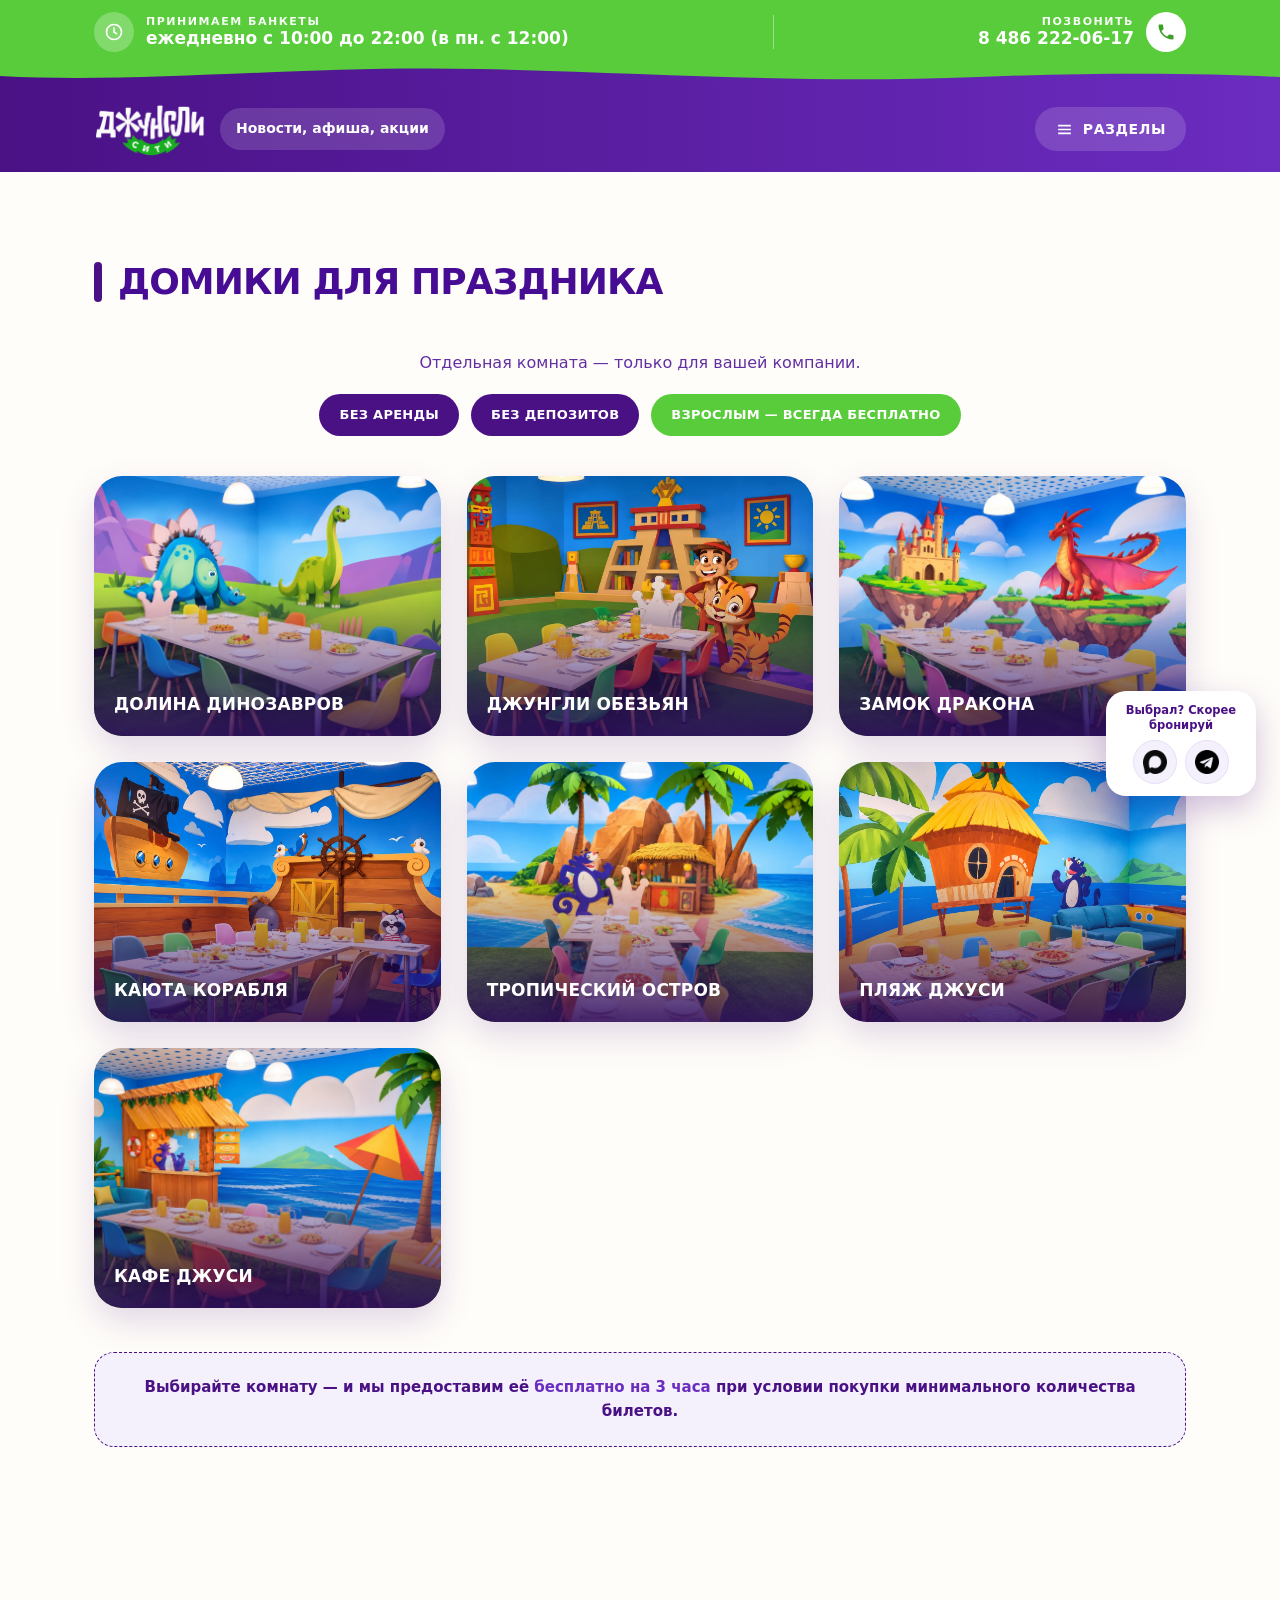
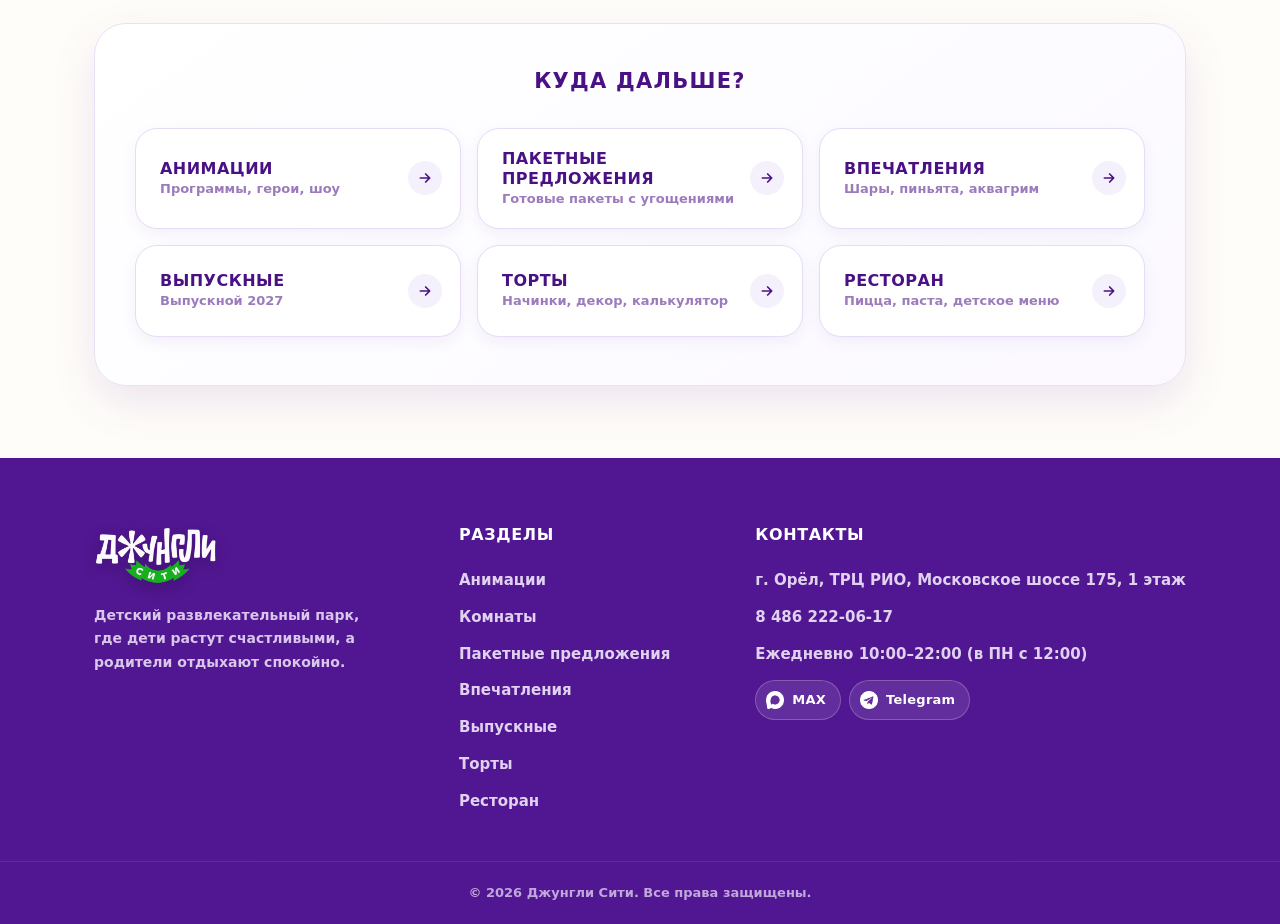
<file: komnaty.html>
<!DOCTYPE html>
<html lang="ru"><head>
<meta charset="UTF-8">
<meta name="viewport" content="width=device-width, initial-scale=1.0">
<meta name="description" content="Дни рождения под ключ: комнаты для праздника, анимации и шоу, впечатления, торты и ресторан. ТРЦ «РИО», Московское шоссе, 175.">
<meta property="og:type" content="website">
<meta property="og:site_name" content="Джунгли Сити · Орёл">
<meta property="og:locale" content="ru_RU">
<meta property="og:title" content="Джунгли Сити — детский парк развлечений в Орле">
<meta property="og:description" content="Дни рождения под ключ: комнаты для праздника, анимации и шоу, впечатления, торты и ресторан. ТРЦ «РИО», Московское шоссе, 175.">
<meta property="og:url" content="https://mazzaleeen.github.io/jungleOREL/komnaty.html">
<meta property="og:image" content="https://mazzaleeen.github.io/jungleOREL/images/og-image.jpg">
<meta property="og:image:width" content="1200">
<meta property="og:image:height" content="630">
<meta name="twitter:card" content="summary_large_image">
<title>Комнаты для праздника — Джунгли Сити</title>
<link rel="icon" type="image/x-icon" href="images/favicon.ico">
<link rel="icon" type="image/png" sizes="32x32" href="images/favicon-32.png">
<link rel="icon" type="image/png" sizes="16x16" href="images/favicon-16.png">
<link rel="apple-touch-icon" href="images/apple-touch-icon.png">
<link rel="stylesheet" href="styles.css?v=20261106">
</head>
<body>

<header class="site-header">
  <div class="top-bar">
    <div class="container top-bar__inner">
      <div class="top-item">
        <span class="top-icon top-icon--green">
          <svg viewBox="0 0 24 24" fill="none" stroke="currentColor" stroke-width="2" stroke-linecap="round"><circle cx="12" cy="12" r="9"></circle><path d="M12 7v5l3 2"></path></svg>
        </span>
        <span class="top-text">
          <small>Принимаем банкеты</small>
          <strong>ежедневно с 10:00 до 22:00 (в пн. с 12:00)</strong>
        </span>
      </div>
      <span class="top-divider"></span>
      <a href="tel:84862220617" class="top-item">
        <span class="top-text top-text--right">
          <small>Позвонить</small>
          <strong>8 486 222-06-17</strong>
        </span>
        <span class="top-icon top-icon--white">
          <svg viewBox="0 0 24 24" fill="currentColor"><path d="M6.6 10.8c1.4 2.8 3.8 5.1 6.6 6.6l2.2-2.2c.3-.3.7-.4 1-.2 1.1.4 2.3.6 3.6.6.6 0 1 .4 1 1V20c0 .6-.4 1-1 1C10.6 21 3 13.4 3 4c0-.6.4-1 1-1h3.5c.6 0 1 .4 1 1 0 1.2.2 2.4.6 3.6.1.3 0 .7-.2 1l-2.3 2.2z"></path></svg>
        </span>
      </a>
    </div>
    <svg class="top-wave" viewBox="0 0 1440 52" preserveAspectRatio="none" aria-hidden="true">
      <defs><linearGradient id="gh" x1="0" y1="0" x2="1" y2="0"><stop offset="0" stop-color="#4a1185"></stop><stop offset="1" stop-color="#6b2cc0"></stop></linearGradient></defs>
      <path fill="url(#gh)" d="M0,30 C160,46 340,8 540,16 C740,24 900,46 1100,32 C1260,21 1370,26 1440,32 L1440,52 L0,52 Z"></path>
    </svg>
  </div>
</header>

<div class="main-bar">
    <div class="container main-bar__inner">
      <div class="header-brand">
      <a class="logo" href="index.html"><img src="images/image.png" alt="Джунгли Сити"></a>
      <a class="news-badge" href="https://orel.jucity.ru/" target="_blank" rel="noopener"><span>Новости, афиша, акции</span></a>
      </div>
      <nav class="nav" id="nav" aria-label="Разделы сайта">
        <div class="nav-panel__head">
          <span class="nav-panel__title">Разделы</span>
          <button class="nav-close" type="button" id="navClose" aria-label="Закрыть меню"><svg viewBox="0 0 24 24" fill="none" stroke="currentColor" stroke-width="2.5" stroke-linecap="round"><path d="M6 6l12 12M18 6 6 18"></path></svg></button>
        </div>
        <div class="nav-item"><a class="nav-btn active" href="komnaty.html" aria-current="page"><span class="nav-txt"><span class="nav-t">Комнаты</span><span class="nav-s">7 домиков бесплатно на 3 часа</span></span></a></div>
        <div class="nav-item">
          <button class="nav-btn" type="button" data-flyout-trigger="anim-nav"><span class="nav-txt"><span class="nav-t">Анимации</span><span class="nav-s">Программы, герои, шоу</span></span><span class="nav-btn__caret" aria-hidden="true"></span></button>
          <div class="flyout" data-flyout="anim-nav">
            <a href="animations.html#new">Новинки</a>
            <a href="animations.html#themed">Тематические анимации</a>
            <a href="animations.html#heroes">Любимые герои</a>
            <a href="animations.html#activities">Активити программы</a>
            <a href="animations.html#quests">Квесты</a>
            <a href="animations.html#kids">Малышник</a>
            <a href="animations.html#masterclass">Мастер-классы</a>
            <a href="animations.html#shows">Шоу-программы</a>
          </div>
        </div>
        <div class="nav-item"><a class="nav-btn" href="paketnye-predlozheniya.html"><span class="nav-txt"><span class="nav-t">Пакетные предложения</span><span class="nav-s">Готовые пакеты с угощениями</span></span></a></div>
        <div class="nav-item"><a class="nav-btn" href="vpechatleniya.html"><span class="nav-txt"><span class="nav-t">Впечатления</span><span class="nav-s">Шары, пиньята, аквагрим</span></span></a></div>
        <div class="nav-item"><a class="nav-btn" href="vypusknoy.html"><span class="nav-txt"><span class="nav-t">Выпускные</span><span class="nav-s">Выпускной 2027</span></span></a></div>
        <div class="nav-item"><a class="nav-btn" href="torty.html"><span class="nav-txt"><span class="nav-t">Торты</span><span class="nav-s">Начинки, декор, калькулятор</span></span></a></div>
        <div class="nav-item"><a class="nav-btn" href="menu.html"><span class="nav-txt"><span class="nav-t">Ресторан</span><span class="nav-s">Пицца, паста, детское меню</span></span></a></div>
        <div class="nav-panel__foot">
          <a class="nav-foot__phone" href="tel:84862220617"><small>Бронирование</small>8 486 222-06-17</a>
          <div class="nav-foot__msg">
            <a href="https://max.ru/u/f9LHodD0cOL3-hnFCTv-07i00iQsmKJ5-jpR4Wm17N9NCynj4RikhUPHmns" target="_blank" rel="noopener" aria-label="Написать в MAX"><img src="images/icons/max.png" alt="MAX"></a>
            <a href="https://t.me/jucity57" target="_blank" rel="noopener" aria-label="Написать в Telegram"><img src="images/icons/telegram.png" alt="Telegram"></a>
          </div>
        </div>
      </nav>
      <button class="burger" id="burger" type="button" aria-label="Открыть разделы" aria-controls="nav" aria-expanded="false"><svg viewBox="0 0 24 24" fill="none" stroke="currentColor" stroke-width="2.2"><path d="M4 7h16M4 12h16M4 17h16"></path></svg>Разделы</button>
    </div>
</div>


<section class="category pattern-dots" id="domiki" style="background:var(--bg)">
  <div class="container">
    <h2>Домики для праздника</h2>

    <div class="category-intro">
      <p>Отдельная комната — только для вашей компании.</p>
      <div class="badge-row">
        <span class="badge-pill">Без аренды</span>
        <span class="badge-pill">Без депозитов</span>
        <span class="badge-pill badge-pill--accent">Взрослым — всегда бесплатно</span>
      </div>
    </div>

    <div class="room-grid">
      <div class="room-card room-card--clickable" data-img="images/domiki/dolina-dinozavrov.webp" data-name="Долина динозавров">
        <img src="images/domiki/dolina-dinozavrov.webp" alt="Долина динозавров" loading="lazy">
        <span class="room-card__label">Долина динозавров</span>
      </div>
      <div class="room-card room-card--clickable" data-img="images/domiki/dzhungli-obezyan.webp" data-name="Джунгли обезьян">
        <img src="images/domiki/dzhungli-obezyan.webp" alt="Джунгли обезьян" loading="lazy">
        <span class="room-card__label">Джунгли обезьян</span>
      </div>
      <div class="room-card room-card--clickable" data-img="images/domiki/zamok-drakona.webp" data-name="Замок дракона">
        <img src="images/domiki/zamok-drakona.webp" alt="Замок дракона" loading="lazy">
        <span class="room-card__label">Замок дракона</span>
      </div>
      <div class="room-card room-card--clickable" data-img="images/domiki/kayuta-korablya.webp" data-name="Каюта корабля">
        <img src="images/domiki/kayuta-korablya.webp" alt="Каюта корабля" loading="lazy">
        <span class="room-card__label">Каюта корабля</span>
      </div>
      <div class="room-card room-card--clickable" data-img="images/domiki/tropicheskiy-ostrov.webp" data-name="Тропический остров">
        <img src="images/domiki/tropicheskiy-ostrov.webp" alt="Тропический остров" loading="lazy">
        <span class="room-card__label">Тропический остров</span>
      </div>
      <div class="room-card room-card--clickable" data-img="images/domiki/plyazh-dzhusi.webp" data-name="Пляж Джуси">
        <img src="images/domiki/plyazh-dzhusi.webp" alt="Пляж Джуси" loading="lazy">
        <span class="room-card__label">Пляж Джуси</span>
      </div>
      <div class="room-card room-card--clickable" data-img="images/domiki/kafe-dzhusi.webp" data-name="Кафе Джуси">
        <img src="images/domiki/kafe-dzhusi.webp" alt="Кафе Джуси" loading="lazy">
        <span class="room-card__label">Кафе Джуси</span>
      </div>
    </div>

    <div class="callout">
      Выбирайте комнату — и мы предоставим её <strong>бесплатно на 3 часа</strong> при условии покупки минимального количества билетов.
    </div>
  </div>
</section>

<section class="quick-nav quick-nav--bottom">
  <div class="container">
    <div class="quick-nav-card">
      <h2 class="qn-title">Куда дальше?</h2>
      <div class="nav-grid nav-grid--home">
        <a href="animations.html" class="nav-card"><span class="qn-txt"><span class="qn-t">Анимации</span><span class="qn-s">Программы, герои, шоу</span></span><span class="qn-go" aria-hidden="true"><svg viewBox="0 0 24 24" fill="none" stroke="currentColor" stroke-width="2.5" stroke-linecap="round" stroke-linejoin="round"><path d="M5 12h14M13 6l6 6-6 6"></path></svg></span></a>
        <a href="paketnye-predlozheniya.html" class="nav-card"><span class="qn-txt"><span class="qn-t">Пакетные предложения</span><span class="qn-s">Готовые пакеты с угощениями</span></span><span class="qn-go" aria-hidden="true"><svg viewBox="0 0 24 24" fill="none" stroke="currentColor" stroke-width="2.5" stroke-linecap="round" stroke-linejoin="round"><path d="M5 12h14M13 6l6 6-6 6"></path></svg></span></a>
        <a href="vpechatleniya.html" class="nav-card"><span class="qn-txt"><span class="qn-t">Впечатления</span><span class="qn-s">Шары, пиньята, аквагрим</span></span><span class="qn-go" aria-hidden="true"><svg viewBox="0 0 24 24" fill="none" stroke="currentColor" stroke-width="2.5" stroke-linecap="round" stroke-linejoin="round"><path d="M5 12h14M13 6l6 6-6 6"></path></svg></span></a>
        <a href="vypusknoy.html" class="nav-card"><span class="qn-txt"><span class="qn-t">Выпускные</span><span class="qn-s">Выпускной 2027</span></span><span class="qn-go" aria-hidden="true"><svg viewBox="0 0 24 24" fill="none" stroke="currentColor" stroke-width="2.5" stroke-linecap="round" stroke-linejoin="round"><path d="M5 12h14M13 6l6 6-6 6"></path></svg></span></a>
        <a href="torty.html" class="nav-card"><span class="qn-txt"><span class="qn-t">Торты</span><span class="qn-s">Начинки, декор, калькулятор</span></span><span class="qn-go" aria-hidden="true"><svg viewBox="0 0 24 24" fill="none" stroke="currentColor" stroke-width="2.5" stroke-linecap="round" stroke-linejoin="round"><path d="M5 12h14M13 6l6 6-6 6"></path></svg></span></a>
        <a href="menu.html" class="nav-card"><span class="qn-txt"><span class="qn-t">Ресторан</span><span class="qn-s">Пицца, паста, детское меню</span></span><span class="qn-go" aria-hidden="true"><svg viewBox="0 0 24 24" fill="none" stroke="currentColor" stroke-width="2.5" stroke-linecap="round" stroke-linejoin="round"><path d="M5 12h14M13 6l6 6-6 6"></path></svg></span></a>
      </div>
    </div>
  </div>
</section>

<footer>
  <div class="footer-inner">
    <div>
      <div class="footer-logo"><img src="images/image.png" alt="Джунгли Сити"></div>
      <p>Детский развлекательный парк, где дети растут счастливыми, а родители отдыхают спокойно.</p>
    </div>
    <div>
      <h4>Разделы</h4>
      <a href="animations.html">Анимации</a>
      <a href="komnaty.html">Комнаты</a>
      <a href="paketnye-predlozheniya.html">Пакетные предложения</a>
      <a href="vpechatleniya.html">Впечатления</a>
      <a href="vypusknoy.html">Выпускные</a>
      <a href="torty.html">Торты</a>
      <a href="menu.html">Ресторан</a>
    </div>
    <div>
      <h4>Контакты</h4>
      <a href="#">г. Орёл, ТРЦ РИО, Московское шоссе 175, 1 этаж</a>
      <a href="tel:84862220617">8 486 222-06-17</a>
      <a href="#">Ежедневно 10:00–22:00 (в ПН с 12:00)</a>
      <div class="footer-social">
        <a href="https://max.ru/u/f9LHodD0cOL3-hnFCTv-07i00iQsmKJ5-jpR4Wm17N9NCynj4RikhUPHmns" target="_blank" rel="noopener" aria-label="Написать в MAX"><img src="images/icons/max.png" alt="" width="18" height="18">MAX</a>
        <a href="https://t.me/jucity57" target="_blank" rel="noopener" aria-label="Написать в Telegram"><img src="images/icons/telegram.png" alt="" width="18" height="18">Telegram</a>
      </div>
    </div>
  </div>
  <div class="footer-bottom">© 2026 Джунгли Сити. Все права защищены.</div>
</footer>

<div class="mbar" aria-label="Связаться с нами">
  <a class="mbar__call" href="tel:84862220617"><svg viewBox="0 0 24 24" fill="currentColor" aria-hidden="true"><path d="M6.6 10.8c1.4 2.8 3.8 5.1 6.6 6.6l2.2-2.2c.3-.3.7-.4 1-.2 1.1.4 2.3.6 3.6.6.6 0 1 .4 1 1V20c0 .6-.4 1-1 1C10.6 21 3 13.4 3 4c0-.6.4-1 1-1h3.5c.6 0 1 .4 1 1 0 1.2.2 2.4.6 3.6.1.3 0 .7-.2 1l-2.3 2.2z"></path></svg><span>Позвонить</span></a>
  <a class="mbar__ic" href="https://max.ru/u/f9LHodD0cOL3-hnFCTv-07i00iQsmKJ5-jpR4Wm17N9NCynj4RikhUPHmns" target="_blank" rel="noopener" aria-label="Написать в MAX"><img src="images/icons/max.png" alt=""></a>
  <a class="mbar__ic" href="https://t.me/jucity57" target="_blank" rel="noopener" aria-label="Написать в Telegram"><img src="images/icons/telegram.png" alt=""></a>
  <button class="mbar__ic mbar__up" type="button" aria-label="Наверх"><svg viewBox="0 0 24 24" fill="none" stroke="currentColor" stroke-width="2.5" stroke-linecap="round" stroke-linejoin="round" aria-hidden="true"><path d="M12 19V5M5 12l7-7 7 7"></path></svg></button>
</div>
<div class="booking-widget">
  <span class="booking-widget__label">Выбрал? Скорее бронируй</span>
  <div class="booking-widget__buttons">
    <a class="booking-widget__btn booking-widget__btn--max" href="https://max.ru/u/f9LHodD0cOL3-hnFCTv-07i00iQsmKJ5-jpR4Wm17N9NCynj4RikhUPHmns" target="_blank" rel="noopener" aria-label="Написать в MAX"><img src="images/icons/max.png" alt="MAX"></a>
    <a class="booking-widget__btn booking-widget__btn--tg" href="https://t.me/jucity57" target="_blank" rel="noopener" aria-label="Написать в Telegram"><img src="images/icons/telegram.png" alt="Telegram"></a>
  </div>
</div>
<button class="to-top" id="toTop" aria-label="Наверх">
  <svg viewBox="0 0 24 24" fill="none" stroke="currentColor" stroke-width="2.5"><path d="M12 19V5M5 12l7-7 7 7"></path></svg>
  <span>Наверх</span>
</button>

<script src="main.js?v=20261106"></script>
</body></html>
</file>
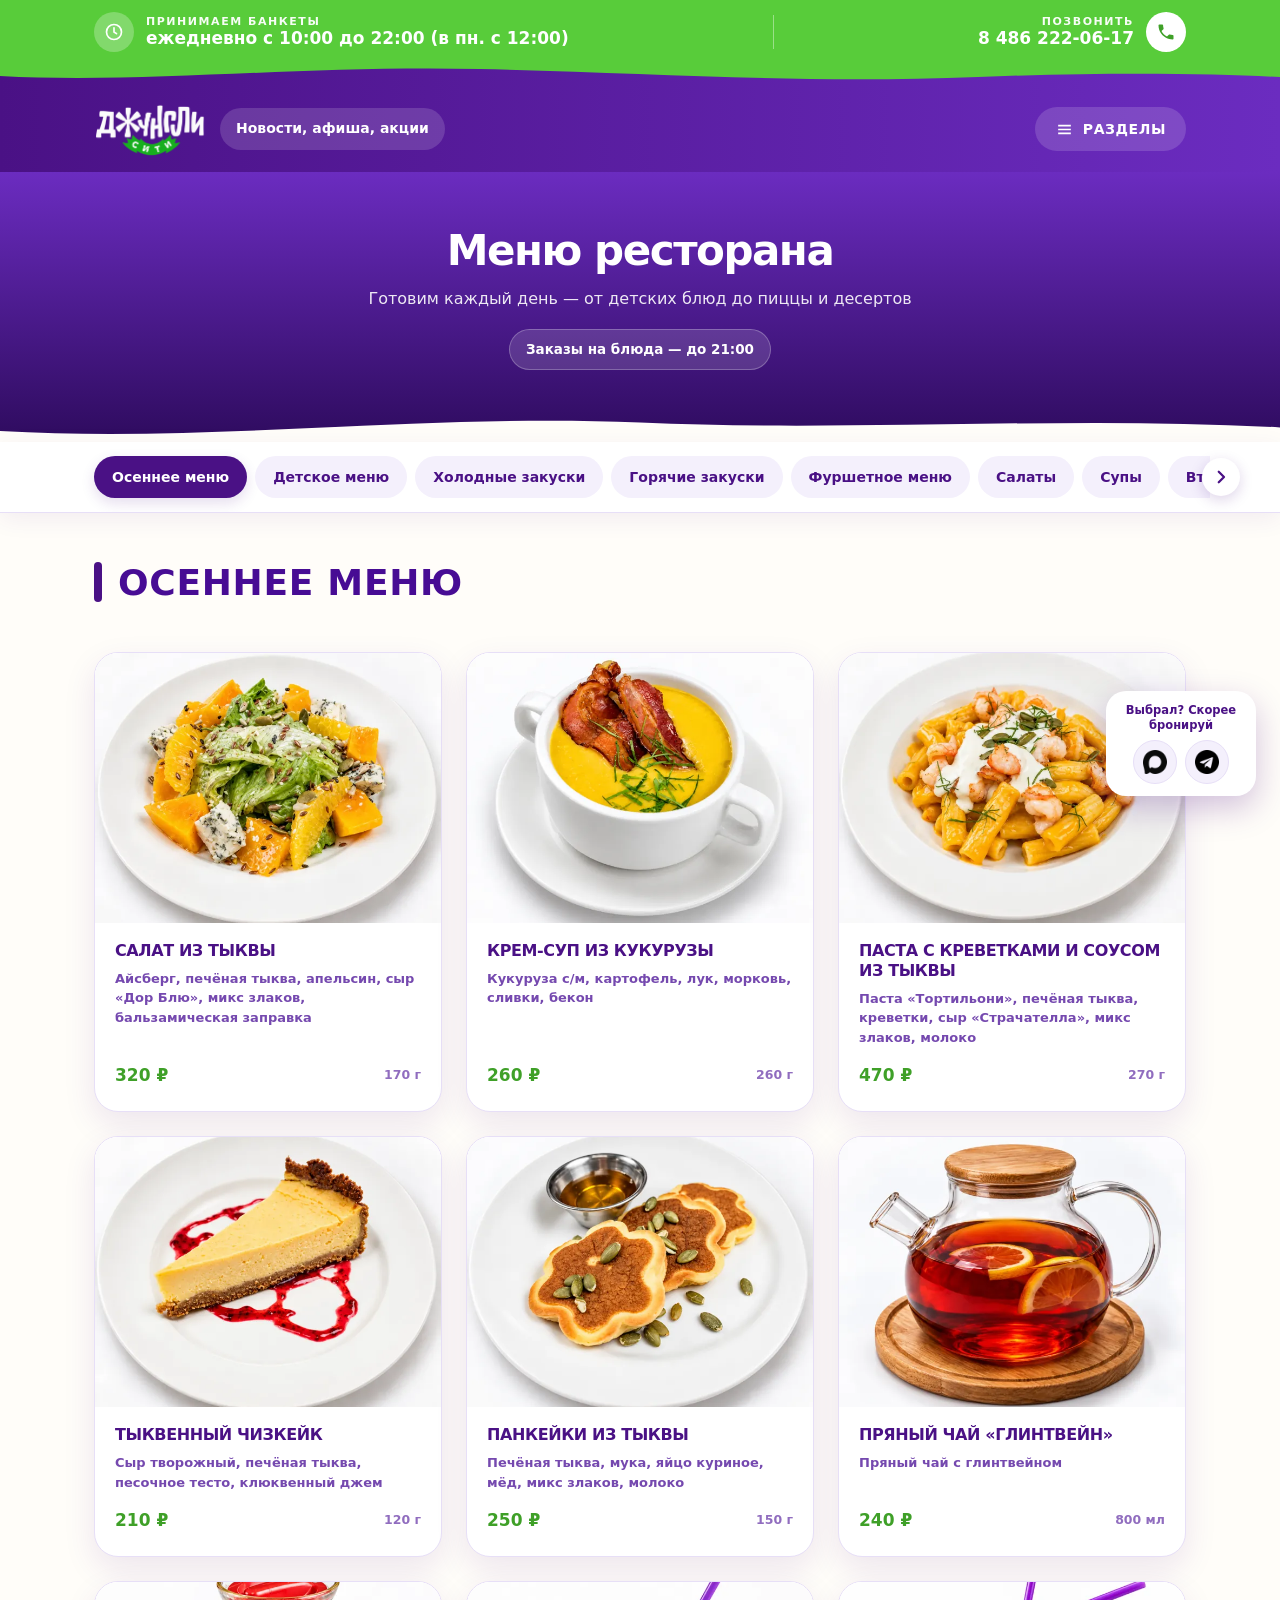
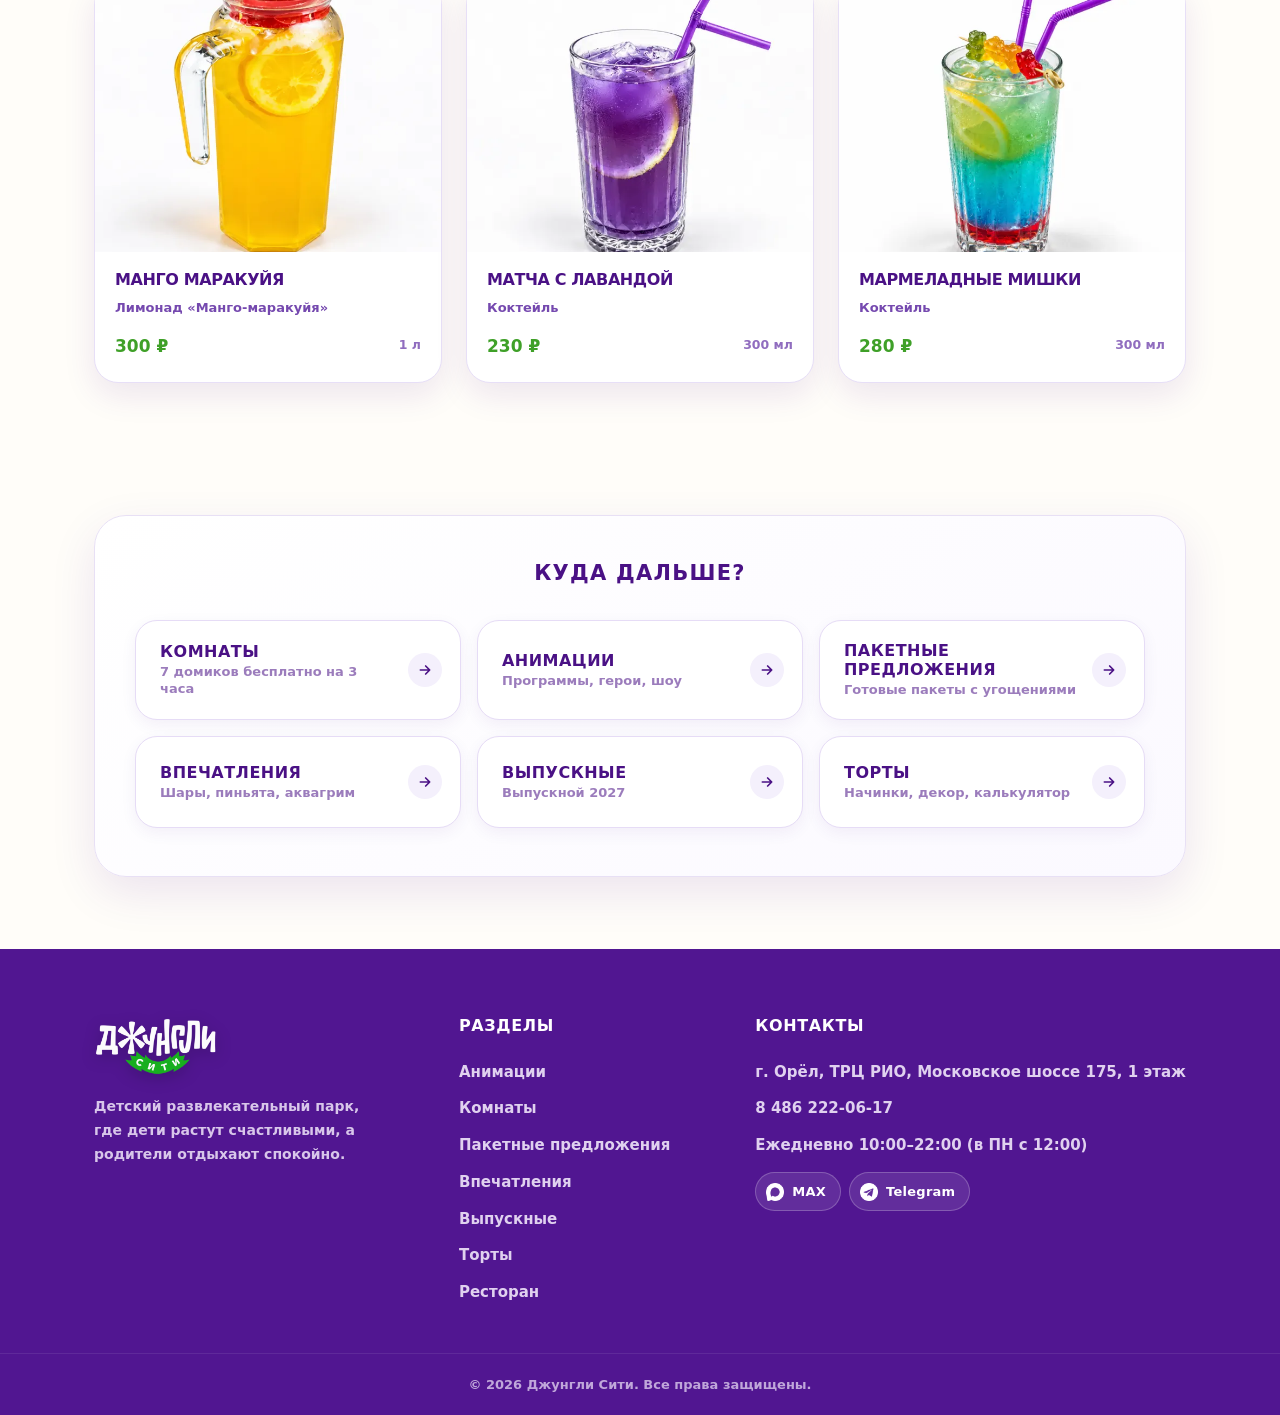
<file: menu.html>
<!DOCTYPE html>
<html lang="ru"><head>
<meta charset="UTF-8">

<meta name="viewport" content="width=device-width, initial-scale=1.0">
<meta name="description" content="Дни рождения под ключ: комнаты для праздника, анимации и шоу, впечатления, торты и ресторан. ТРЦ «РИО», Московское шоссе, 175.">
<meta property="og:type" content="website">
<meta property="og:site_name" content="Джунгли Сити · Орёл">
<meta property="og:locale" content="ru_RU">
<meta property="og:title" content="Джунгли Сити — детский парк развлечений в Орле">
<meta property="og:description" content="Дни рождения под ключ: комнаты для праздника, анимации и шоу, впечатления, торты и ресторан. ТРЦ «РИО», Московское шоссе, 175.">
<meta property="og:url" content="https://mazzaleeen.github.io/jungleOREL/menu.html">
<meta property="og:image" content="https://mazzaleeen.github.io/jungleOREL/images/og-image.jpg">
<meta property="og:image:width" content="1200">
<meta property="og:image:height" content="630">
<meta name="twitter:card" content="summary_large_image">
<title>Меню ресторана — Джунгли Сити</title>
<link rel="icon" type="image/x-icon" href="images/favicon.ico">
<link rel="icon" type="image/png" sizes="32x32" href="images/favicon-32.png">
<link rel="icon" type="image/png" sizes="16x16" href="images/favicon-16.png">
<link rel="apple-touch-icon" href="images/apple-touch-icon.png">
<link rel="stylesheet" href="styles.css?v=20261106">
</head>
<body class="menu-page">

<header class="site-header">
  <div class="top-bar">
    <div class="container top-bar__inner">
      <div class="top-item">
        <span class="top-icon top-icon--green">
          <svg viewBox="0 0 24 24" fill="none" stroke="currentColor" stroke-width="2" stroke-linecap="round"><circle cx="12" cy="12" r="9"></circle><path d="M12 7v5l3 2"></path></svg>
        </span>
        <span class="top-text">
          <small>Принимаем банкеты</small>
          <strong>ежедневно с 10:00 до 22:00 (в пн. с 12:00)</strong>
        </span>
      </div>
      <span class="top-divider"></span>
      <a href="tel:84862220617" class="top-item">
        <span class="top-text top-text--right">
          <small>Позвонить</small>
          <strong>8 486 222-06-17</strong>
        </span>
        <span class="top-icon top-icon--white">
          <svg viewBox="0 0 24 24" fill="currentColor"><path d="M6.6 10.8c1.4 2.8 3.8 5.1 6.6 6.6l2.2-2.2c.3-.3.7-.4 1-.2 1.1.4 2.3.6 3.6.6.6 0 1 .4 1 1V20c0 .6-.4 1-1 1C10.6 21 3 13.4 3 4c0-.6.4-1 1-1h3.5c.6 0 1 .4 1 1 0 1.2.2 2.4.6 3.6.1.3 0 .7-.2 1l-2.3 2.2z"></path></svg>
        </span>
      </a>
    </div>
    <svg class="top-wave" viewBox="0 0 1440 52" preserveAspectRatio="none" aria-hidden="true">
      <defs><linearGradient id="gh" x1="0" y1="0" x2="1" y2="0"><stop offset="0" stop-color="#4a1185"></stop><stop offset="1" stop-color="#6b2cc0"></stop></linearGradient></defs>
      <path fill="url(#gh)" d="M0,30 C160,46 340,8 540,16 C740,24 900,46 1100,32 C1260,21 1370,26 1440,32 L1440,52 L0,52 Z"></path>
    </svg>
  </div>
</header>

<div class="main-bar">
    <div class="container main-bar__inner">
      <div class="header-brand">
      <a class="logo" href="index.html"><img src="images/image.png" alt="Джунгли Сити"></a>
      <a class="news-badge" href="https://orel.jucity.ru/" target="_blank" rel="noopener"><span>Новости, афиша, акции</span></a>
      </div>
      <nav class="nav" id="nav" aria-label="Разделы сайта">
        <div class="nav-panel__head">
          <span class="nav-panel__title">Разделы</span>
          <button class="nav-close" type="button" id="navClose" aria-label="Закрыть меню"><svg viewBox="0 0 24 24" fill="none" stroke="currentColor" stroke-width="2.5" stroke-linecap="round"><path d="M6 6l12 12M18 6 6 18"></path></svg></button>
        </div>
        <div class="nav-item"><a class="nav-btn" href="komnaty.html"><span class="nav-txt"><span class="nav-t">Комнаты</span><span class="nav-s">7 домиков бесплатно на 3 часа</span></span></a></div>
        <div class="nav-item">
          <button class="nav-btn" type="button" data-flyout-trigger="anim-nav"><span class="nav-txt"><span class="nav-t">Анимации</span><span class="nav-s">Программы, герои, шоу</span></span><span class="nav-btn__caret" aria-hidden="true"></span></button>
          <div class="flyout" data-flyout="anim-nav">
            <a href="animations.html#new">Новинки</a>
            <a href="animations.html#themed">Тематические анимации</a>
            <a href="animations.html#heroes">Любимые герои</a>
            <a href="animations.html#activities">Активити программы</a>
            <a href="animations.html#quests">Квесты</a>
            <a href="animations.html#kids">Малышник</a>
            <a href="animations.html#masterclass">Мастер-классы</a>
            <a href="animations.html#shows">Шоу-программы</a>
          </div>
        </div>
        <div class="nav-item"><a class="nav-btn" href="paketnye-predlozheniya.html"><span class="nav-txt"><span class="nav-t">Пакетные предложения</span><span class="nav-s">Готовые пакеты с угощениями</span></span></a></div>
        <div class="nav-item"><a class="nav-btn" href="vpechatleniya.html"><span class="nav-txt"><span class="nav-t">Впечатления</span><span class="nav-s">Шары, пиньята, аквагрим</span></span></a></div>
        <div class="nav-item"><a class="nav-btn" href="vypusknoy.html"><span class="nav-txt"><span class="nav-t">Выпускные</span><span class="nav-s">Выпускной 2027</span></span></a></div>
        <div class="nav-item"><a class="nav-btn" href="torty.html"><span class="nav-txt"><span class="nav-t">Торты</span><span class="nav-s">Начинки, декор, калькулятор</span></span></a></div>
        <div class="nav-item"><a class="nav-btn active" href="menu.html" aria-current="page"><span class="nav-txt"><span class="nav-t">Ресторан</span><span class="nav-s">Пицца, паста, детское меню</span></span></a></div>
        <div class="nav-panel__foot">
          <a class="nav-foot__phone" href="tel:84862220617"><small>Бронирование</small>8 486 222-06-17</a>
          <div class="nav-foot__msg">
            <a href="https://max.ru/u/f9LHodD0cOL3-hnFCTv-07i00iQsmKJ5-jpR4Wm17N9NCynj4RikhUPHmns" target="_blank" rel="noopener" aria-label="Написать в MAX"><img src="images/icons/max.png" alt="MAX"></a>
            <a href="https://t.me/jucity57" target="_blank" rel="noopener" aria-label="Написать в Telegram"><img src="images/icons/telegram.png" alt="Telegram"></a>
          </div>
        </div>
      </nav>
      <button class="burger" id="burger" type="button" aria-label="Открыть разделы" aria-controls="nav" aria-expanded="false"><svg viewBox="0 0 24 24" fill="none" stroke="currentColor" stroke-width="2.2"><path d="M4 7h16M4 12h16M4 17h16"></path></svg>Разделы</button>
    </div>
</div>

<section class="page-hero">
  <div class="container">
    <h1>Меню ресторана</h1>
    <p>Готовим каждый день — от детских блюд до пиццы и десертов</p>
    <div class="menu-hero__info">
      <span>Заказы на блюда — до 21:00</span>
    </div>
  </div>
  <svg class="page-hero-wave" viewBox="0 0 1440 60" preserveAspectRatio="none" aria-hidden="true">
    <path fill="#FFFDF9" d="M0,40 C240,60 480,10 720,26 C960,42 1200,14 1440,34 L1440,60 L0,60 Z"></path>
  </svg>
</section>

<div id="menuAnchor" aria-hidden="true"></div>
<nav class="menu-filters" id="menuFilters" aria-label="Разделы меню">
  <div class="menu-filters__inner">
      <button class="menu-filter active" type="button" data-menu-filter="osennee-menyu">Осеннее меню</button>
      <button class="menu-filter" type="button" data-menu-filter="detskoe-menyu">Детское меню</button>
      <button class="menu-filter" type="button" data-menu-filter="holodnye-zakuski">Холодные закуски</button>
      <button class="menu-filter" type="button" data-menu-filter="goryachie-zakuski">Горячие закуски</button>
      <button class="menu-filter" type="button" data-menu-filter="furshetnoe-menyu">Фуршетное меню</button>
      <button class="menu-filter" type="button" data-menu-filter="salaty">Салаты</button>
      <button class="menu-filter" type="button" data-menu-filter="supy">Супы</button>
      <button class="menu-filter" type="button" data-menu-filter="vtorye-blyuda">Вторые блюда</button>
      <button class="menu-filter" type="button" data-menu-filter="garniry">Гарниры</button>
      <button class="menu-filter" type="button" data-menu-filter="pasta">Паста</button>
      <button class="menu-filter" type="button" data-menu-filter="picca">Пицца</button>
      <button class="menu-filter" type="button" data-menu-filter="burgery">Бургеры и снэки</button>
      <button class="menu-filter" type="button" data-menu-filter="bliny">Блины и сырники</button>
      <button class="menu-filter" type="button" data-menu-filter="deserty">Десерты</button>
      <button class="menu-filter" type="button" data-menu-filter="napitki">Напитки</button>
      <button class="menu-filter" type="button" data-menu-filter="na-kompaniyu">На компанию</button>
  </div>
</nav>

<section class="category menu-section" style="background:var(--bg);padding-top:36px">
<div class="container">
  <div class="menu-category active" data-menu-category="osennee-menyu" id="osennee-menyu">
    <h2 class="menu-category__title">Осеннее меню</h2>
    <div class="menu-grid">
      <div class="dish-card">
        <div class="dish-card__photo"><img src="images/menu/salat-iz-tykvy.webp" alt="Салат из тыквы" loading="lazy" width="640" height="640"></div>
        <div class="dish-card__body">
          <h3 class="dish-card__title">Салат из тыквы</h3>
          <div class="dish-card__meta">
            <span class="dish-card__price">320 ₽</span>
            <span class="dish-card__weight">170 г</span>
          </div>
          <p class="dish-card__desc">Айсберг, печёная тыква, апельсин, сыр «Дор Блю», микс злаков, бальзамическая заправка</p>
        </div>
      </div>
      <div class="dish-card">
        <div class="dish-card__photo"><img src="images/menu/krem-sup-iz-kukuruzy.webp" alt="Крем-суп из кукурузы" loading="lazy" width="640" height="640"></div>
        <div class="dish-card__body">
          <h3 class="dish-card__title">Крем-суп из кукурузы</h3>
          <div class="dish-card__meta">
            <span class="dish-card__price">260 ₽</span>
            <span class="dish-card__weight">260 г</span>
          </div>
          <p class="dish-card__desc">Кукуруза с/м, картофель, лук, морковь, сливки, бекон</p>
        </div>
      </div>
      <div class="dish-card">
        <div class="dish-card__photo"><img src="images/menu/pasta-s-krevetkami-i-sousom-iz-tykvy.webp" alt="Паста с креветками и соусом из тыквы" loading="lazy" width="640" height="640"></div>
        <div class="dish-card__body">
          <h3 class="dish-card__title">Паста с креветками и соусом из тыквы</h3>
          <div class="dish-card__meta">
            <span class="dish-card__price">470 ₽</span>
            <span class="dish-card__weight">270 г</span>
          </div>
          <p class="dish-card__desc">Паста «Тортильони», печёная тыква, креветки, сыр «Страчателла», микс злаков, молоко</p>
        </div>
      </div>
      <div class="dish-card">
        <div class="dish-card__photo"><img src="images/menu/tykvennyy-chizkeyk.webp" alt="Тыквенный чизкейк" loading="lazy" width="640" height="640"></div>
        <div class="dish-card__body">
          <h3 class="dish-card__title">Тыквенный чизкейк</h3>
          <div class="dish-card__meta">
            <span class="dish-card__price">210 ₽</span>
            <span class="dish-card__weight">120 г</span>
          </div>
          <p class="dish-card__desc">Сыр творожный, печёная тыква, песочное тесто, клюквенный джем</p>
        </div>
      </div>
      <div class="dish-card">
        <div class="dish-card__photo"><img src="images/menu/pankeyki-iz-tykvy.webp" alt="Панкейки из тыквы" loading="lazy" width="640" height="640"></div>
        <div class="dish-card__body">
          <h3 class="dish-card__title">Панкейки из тыквы</h3>
          <div class="dish-card__meta">
            <span class="dish-card__price">250 ₽</span>
            <span class="dish-card__weight">150 г</span>
          </div>
          <p class="dish-card__desc">Печёная тыква, мука, яйцо куриное, мёд, микс злаков, молоко</p>
        </div>
      </div>
      <div class="dish-card">
        <div class="dish-card__photo"><img src="images/menu/pryanyy-chay-glintveyn.webp" alt="Пряный чай «Глинтвейн»" loading="lazy" width="640" height="640"></div>
        <div class="dish-card__body">
          <h3 class="dish-card__title">Пряный чай «Глинтвейн»</h3>
          <div class="dish-card__meta">
            <span class="dish-card__price">240 ₽</span>
            <span class="dish-card__weight">800 мл</span>
          </div>
          <p class="dish-card__desc">Пряный чай с глинтвейном</p>
        </div>
      </div>
      <div class="dish-card">
        <div class="dish-card__photo"><img src="images/menu/mango-marakuyya.webp" alt="Манго Маракуйя" loading="lazy" width="640" height="640"></div>
        <div class="dish-card__body">
          <h3 class="dish-card__title">Манго Маракуйя</h3>
          <div class="dish-card__meta">
            <span class="dish-card__price">300 ₽</span>
            <span class="dish-card__weight">1 л</span>
          </div>
          <p class="dish-card__desc">Лимонад «Манго-маракуйя»</p>
        </div>
      </div>
      <div class="dish-card">
        <div class="dish-card__photo"><img src="images/menu/matcha-s-lavandoy.webp" alt="Матча с лавандой" loading="lazy" width="640" height="640"></div>
        <div class="dish-card__body">
          <h3 class="dish-card__title">Матча с лавандой</h3>
          <div class="dish-card__meta">
            <span class="dish-card__price">230 ₽</span>
            <span class="dish-card__weight">300 мл</span>
          </div>
          <p class="dish-card__desc">Коктейль</p>
        </div>
      </div>
      <div class="dish-card">
        <div class="dish-card__photo"><img src="images/menu/marmeladnye-mishki.webp" alt="Мармеладные мишки" loading="lazy" width="640" height="640"></div>
        <div class="dish-card__body">
          <h3 class="dish-card__title">Мармеладные мишки</h3>
          <div class="dish-card__meta">
            <span class="dish-card__price">280 ₽</span>
            <span class="dish-card__weight">300 мл</span>
          </div>
          <p class="dish-card__desc">Коктейль</p>
        </div>
      </div>
    </div>
  </div>
  <div class="menu-category" data-menu-category="detskoe-menyu" id="detskoe-menyu">
    <h2 class="menu-category__title">Детское меню</h2>
    <div class="menu-grid">
      <div class="dish-card">
        <div class="dish-card__photo"><img src="assets/menu/salat-krab-palych.webp" alt="Салат «Краб Палыч»" loading="lazy" width="640" height="640"></div>
        <div class="dish-card__body">
          <h3 class="dish-card__title">Салат «Краб Палыч»</h3>
          <div class="dish-card__meta">
            <span class="dish-card__price">270 ₽</span>
            <span class="dish-card__weight">170 г</span>
          </div>
          <p class="dish-card__desc">Крабовое мясо, огурец, черри, перепелиное яйцо с майонезной заправкой</p>
        </div>
      </div>
      <div class="dish-card">
        <div class="dish-card__photo"><img src="assets/menu/ovoschnoy-salat-s-yaytsom.webp" alt="Овощной салат с яйцом" loading="lazy" width="640" height="640"></div>
        <div class="dish-card__body">
          <h3 class="dish-card__title">Овощной салат с яйцом</h3>
          <div class="dish-card__meta">
            <span class="dish-card__price">280 ₽</span>
            <span class="dish-card__weight">200 г</span>
          </div>
          <p class="dish-card__desc">Редис, огурец, микс салата, черри, куриное яйцо под сметанной заправкой</p>
        </div>
      </div>
      <div class="dish-card">
        <div class="dish-card__photo"><img src="assets/menu/salat-oliveshka.webp" alt="Салат «Оливьешка»" loading="lazy" width="640" height="640"></div>
        <div class="dish-card__body">
          <h3 class="dish-card__title">Салат «Оливьешка»</h3>
          <div class="dish-card__meta">
            <span class="dish-card__price">260 ₽</span>
            <span class="dish-card__weight">180 г</span>
          </div>
          <p class="dish-card__desc">Запечённое куриное филе, маринованные корнишоны, свежий огурец, яичный омлет, горошек консервированный, отварной картофель с майонезной заправкой</p>
        </div>
      </div>
      <div class="dish-card">
        <div class="dish-card__photo"><img src="assets/menu/narezka-ovoschi-s-gryadki.webp" alt="Нарезка «Овощи с грядки»" loading="lazy" width="640" height="640"></div>
        <div class="dish-card__body">
          <h3 class="dish-card__title">Нарезка «Овощи с грядки»</h3>
          <div class="dish-card__meta">
            <span class="dish-card__price">240 ₽</span>
            <span class="dish-card__weight">150 г</span>
          </div>
          <p class="dish-card__desc">Томаты свежие, огурец свежий, зелень, растительное масло</p>
        </div>
      </div>
      <div class="dish-card">
        <div class="dish-card__photo"><img src="assets/menu/sup-bulon-s-frikadelkami.webp" alt="Суп-бульон с фрикадельками" loading="lazy" width="640" height="640"></div>
        <div class="dish-card__body">
          <h3 class="dish-card__title">Суп-бульон с фрикадельками</h3>
          <div class="dish-card__meta">
            <span class="dish-card__price">190 ₽</span>
            <span class="dish-card__weight">250 мл</span>
          </div>
          <p class="dish-card__desc">Куриный бульон, мясные фрикадельки, лук, морковь, картофель</p>
        </div>
      </div>
      <div class="dish-card">
        <div class="dish-card__photo"><img src="assets/menu/sup-zvezdochka.webp" alt="Суп «Звёздочка»" loading="lazy" width="640" height="640"></div>
        <div class="dish-card__body">
          <h3 class="dish-card__title">Суп «Звёздочка»</h3>
          <div class="dish-card__meta">
            <span class="dish-card__price">190 ₽</span>
            <span class="dish-card__weight">200 мл</span>
          </div>
          <p class="dish-card__desc">Куриный бульон, паста фигурная, яйцо перепелиное, филе куриной грудки</p>
        </div>
      </div>
      <div class="dish-card">
        <div class="dish-card__photo"><img src="assets/menu/ushastik.webp" alt="«Ушастик»" loading="lazy" width="640" height="640"></div>
        <div class="dish-card__body">
          <h3 class="dish-card__title">«Ушастик»</h3>
          <div class="dish-card__meta">
            <span class="dish-card__price">350 ₽</span>
            <span class="dish-card__weight">260 г</span>
          </div>
          <p class="dish-card__desc">Домашние куриные котлетки, пюре со сливочным маслом, черри, огурец</p>
        </div>
      </div>
      <div class="dish-card">
        <div class="dish-card__photo"><img src="assets/menu/veselye-shashlychki.webp" alt="«Весёлые шашлычки»" loading="lazy" width="640" height="640"></div>
        <div class="dish-card__body">
          <h3 class="dish-card__title">«Весёлые шашлычки»</h3>
          <div class="dish-card__meta">
            <span class="dish-card__price">380 ₽</span>
            <span class="dish-card__weight">120 г</span>
          </div>
          <p class="dish-card__desc">Нежная куриная грудка с картофелем фри</p>
        </div>
      </div>
      <div class="dish-card">
        <div class="dish-card__photo"><img src="images/menu/kurinye-bitochki-s-kartofel-nym-pyure.webp" alt="Куриные биточки с картофельным пюре" loading="lazy" width="640" height="640"></div>
        <div class="dish-card__body">
          <h3 class="dish-card__title">Куриные биточки с картофельным пюре</h3>
          <div class="dish-card__meta">
            <span class="dish-card__price">380 ₽</span>
            <span class="dish-card__weight">350 г</span>
          </div>
          <p class="dish-card__desc">Рубленые куриные котлеты, сливочно-грибной соус, картофельное пюре со сливочным маслом</p>
        </div>
      </div>
      <div class="dish-card">
        <div class="dish-card__photo"><img src="assets/menu/ulov-rybaka.webp" alt="Улов рыбака" loading="lazy" width="640" height="640"></div>
        <div class="dish-card__body">
          <h3 class="dish-card__title">Улов рыбака</h3>
          <div class="dish-card__meta">
            <span class="dish-card__price">390 ₽</span>
            <span class="dish-card__weight">160 г</span>
          </div>
          <p class="dish-card__desc">Филе трески в сливочном соусе с овощами и картофелем бэби</p>
        </div>
      </div>
      <div class="dish-card">
        <div class="dish-card__photo"><img src="assets/menu/syrnye-makarony.webp" alt="Сырные макароны с колбаской Пепперони" loading="lazy" width="640" height="640"></div>
        <div class="dish-card__body">
          <h3 class="dish-card__title">Сырные макароны <small class="dish-card__sub">с колбаской Пепперони</small></h3>
          <div class="dish-card__meta">
            <span class="dish-card__price">270 ₽</span>
            <span class="dish-card__weight">200 г</span>
          </div>
          <p class="dish-card__desc">Макароны, колбаски пепперони, сливки, сыр «Чеддер»</p>
        </div>
      </div>
      <div class="dish-card">
        <div class="dish-card__photo"><img src="assets/menu/fileynye-sosiski-s-kartofelnym-pyure-i-zelenym-g.webp" alt="Филейные сосиски с картофельным пюре и зелёным горошком" loading="lazy" width="640" height="640"></div>
        <div class="dish-card__body">
          <h3 class="dish-card__title">Филейные сосиски с картофельным пюре <small class="dish-card__sub">и зелёным горошком</small></h3>
          <div class="dish-card__meta">
            <span class="dish-card__price">360 ₽</span>
            <span class="dish-card__weight">110/120/30 г</span>
          </div>
          <p class="dish-card__desc">Сосиски мясные, картофельное пюре, зелёный горошек</p>
        </div>
      </div>
      <div class="dish-card">
        <div class="dish-card__photo"><img src="images/menu/sladkaya-kukuruza.webp" alt="Сладкая кукуруза" loading="lazy" width="640" height="640"></div>
        <div class="dish-card__body">
          <h3 class="dish-card__title">Сладкая кукуруза</h3>
          <div class="dish-card__meta">
            <span class="dish-card__price">260 ₽</span>
            <span class="dish-card__weight">250 г</span>
          </div>
          <p class="dish-card__desc">Кукуруза, карамельное масло, сыр пармезан</p>
        </div>
      </div>
      <div class="dish-card">
        <div class="dish-card__photo"><img src="assets/menu/assorti-safari.webp" alt="Ассорти «Сафари»" loading="lazy" width="640" height="640"></div>
        <div class="dish-card__body">
          <h3 class="dish-card__title">Ассорти «Сафари»</h3>
          <div class="dish-card__meta">
            <span class="dish-card__price">390 ₽</span>
            <span class="dish-card__weight">120/120 г</span>
          </div>
          <p class="dish-card__desc">Наггетсы куриные в панировке, картофель фри</p>
        </div>
      </div>
      <div class="dish-card">
        <div class="dish-card__photo"><img src="images/menu/kartofel-fri.webp" alt="Картофель фри" loading="lazy" width="640" height="640"></div>
        <div class="dish-card__body">
          <h3 class="dish-card__title">Картофель фри</h3>
          <div class="dish-card__meta">
            <span class="dish-card__price">190 ₽</span>
            <span class="dish-card__weight">120 г</span>
          </div>
        </div>
      </div>
      <div class="dish-card">
        <div class="dish-card__photo"><img src="assets/menu/naggetsy-kurinye.webp" alt="Наггетсы куриные" loading="lazy" width="640" height="640"></div>
        <div class="dish-card__body">
          <h3 class="dish-card__title">Наггетсы куриные</h3>
          <div class="dish-card__meta">
            <span class="dish-card__price">280 ₽</span>
          </div>
        </div>
      </div>
    </div>
  </div>
  <div class="menu-category" data-menu-category="holodnye-zakuski" id="holodnye-zakuski">
    <h2 class="menu-category__title">Холодные закуски</h2>
    <div class="menu-grid">
      <div class="dish-card">
        <div class="dish-card__photo"><img src="assets/menu/baklazhany-po-grecheski.webp" alt="Баклажаны по-гречески" loading="lazy" width="640" height="640"></div>
        <div class="dish-card__body">
          <h3 class="dish-card__title">Баклажаны по-гречески</h3>
          <div class="dish-card__meta">
            <span class="dish-card__price">320 ₽</span>
            <span class="dish-card__weight">140 г</span>
          </div>
          <p class="dish-card__desc">Баклажаны, начинка из грецких орехов, специи, черри</p>
        </div>
      </div>
      <div class="dish-card">
        <div class="dish-card__photo"><img src="assets/menu/syrnaya-tarelka.webp" alt="Сырная тарелка" loading="lazy" width="640" height="640"></div>
        <div class="dish-card__body">
          <h3 class="dish-card__title">Сырная тарелка</h3>
          <div class="dish-card__meta">
            <span class="dish-card__price">560 ₽</span>
            <span class="dish-card__weight">190/60 г</span>
          </div>
          <p class="dish-card__desc">Пармезан, дор-блю, чеддер, моцарелла, виноград, грецкий орех, мёд</p>
        </div>
      </div>
      <div class="dish-card">
        <div class="dish-card__photo"><img src="assets/menu/myasnaya-tarelka.webp" alt="Мясная тарелка" loading="lazy" width="640" height="640"></div>
        <div class="dish-card__body">
          <h3 class="dish-card__title">Мясная тарелка</h3>
          <div class="dish-card__meta">
            <span class="dish-card__price">600 ₽</span>
            <span class="dish-card__weight">200/50/40 г</span>
          </div>
          <p class="dish-card__desc">Буженина запечённая, карбонад, рулет куриный, хрен сливочный, огурец маринованный, черри, зелень</p>
        </div>
      </div>
      <div class="dish-card">
        <div class="dish-card__photo"><img src="assets/menu/ovoschnaya-tarelka.webp" alt="Овощная тарелка" loading="lazy" width="640" height="640"></div>
        <div class="dish-card__body">
          <h3 class="dish-card__title">Овощная тарелка</h3>
          <div class="dish-card__meta">
            <span class="dish-card__price">310 ₽</span>
            <span class="dish-card__weight">220/40 г</span>
          </div>
          <p class="dish-card__desc">Огурцы, томаты, редис, перец болгарский, зелень, сметана</p>
        </div>
      </div>
    </div>
  </div>
  <div class="menu-category" data-menu-category="goryachie-zakuski" id="goryachie-zakuski">
    <h2 class="menu-category__title">Горячие закуски</h2>
    <div class="menu-grid">
      <div class="dish-card">
        <div class="dish-card__photo"><img src="assets/menu/fish-end-chips.webp" alt="Фиш энд чипс" loading="lazy" width="640" height="640"></div>
        <div class="dish-card__body">
          <h3 class="dish-card__title">Фиш энд чипс</h3>
          <div class="dish-card__meta">
            <span class="dish-card__price">420 ₽</span>
            <span class="dish-card__weight">130/60 г</span>
          </div>
          <p class="dish-card__desc">Филе трески, картофель фри, сухари панко, лимон</p>
        </div>
      </div>
      <div class="dish-card">
        <div class="dish-card__photo"><img src="assets/menu/korn-dogi-s-tomatnym-sousom.webp" alt="Корн-доги с томатным соусом" loading="lazy" width="640" height="640"></div>
        <div class="dish-card__body">
          <h3 class="dish-card__title">Корн-доги с томатным соусом</h3>
          <div class="dish-card__meta">
            <span class="dish-card__price">320 ₽</span>
            <span class="dish-card__weight">180/10 г</span>
          </div>
          <p class="dish-card__desc">Сосиски филейные, кукурузно-пшеничный кляр, томатный соус</p>
        </div>
      </div>
      <div class="dish-card">
        <div class="dish-card__photo"><img src="images/menu/sladkaya-kukuruza.webp" alt="Сладкая кукуруза" loading="lazy" width="640" height="640"></div>
        <div class="dish-card__body">
          <h3 class="dish-card__title">Сладкая кукуруза</h3>
          <div class="dish-card__meta">
            <span class="dish-card__price">260 ₽</span>
            <span class="dish-card__weight">250 г</span>
          </div>
          <p class="dish-card__desc">Кукуруза, карамельное масло, сыр пармезан</p>
        </div>
      </div>
      <div class="dish-card">
        <div class="dish-card__photo"><img src="assets/menu/kurinyy-kebab-chi-chi.webp" alt="Куриный кебаб чи-чи" loading="lazy" width="640" height="640"></div>
        <div class="dish-card__body">
          <h3 class="dish-card__title">Куриный кебаб чи-чи</h3>
          <div class="dish-card__meta">
            <span class="dish-card__price">340 ₽</span>
            <span class="dish-card__weight">190 г</span>
          </div>
          <p class="dish-card__desc">Люля-кебаб из куриного филе с отварным брокколи, черри и ореховым соусом</p>
        </div>
      </div>
      <div class="dish-card">
        <div class="dish-card__photo"><img src="assets/menu/rebryshki-v-medovo-gorchichnom-souse.webp" alt="Рёбрышки в медово-горчичном соусе" loading="lazy" width="640" height="640"></div>
        <div class="dish-card__body">
          <h3 class="dish-card__title">Рёбрышки в медово-горчичном соусе</h3>
          <div class="dish-card__meta">
            <span class="dish-card__price">480 ₽</span>
            <span class="dish-card__weight">220/120/30 г</span>
          </div>
          <p class="dish-card__desc">Подаются с картофелем по-деревенски и томатным соусом, попкорн</p>
        </div>
      </div>
      <div class="dish-card">
        <div class="dish-card__photo"><img src="assets/menu/kurinye-krylyshki-bbq.webp" alt="Куриные крылышки BBQ" loading="lazy" width="640" height="640"></div>
        <div class="dish-card__body">
          <h3 class="dish-card__title">Куриные крылышки BBQ</h3>
          <div class="dish-card__meta">
            <span class="dish-card__price">430 ₽</span>
            <span class="dish-card__weight">220/30 г</span>
          </div>
          <p class="dish-card__desc">Обжаренные и глазированные маринованные куриные крылья, соус тар-тар</p>
        </div>
      </div>
      <div class="dish-card">
        <div class="dish-card__photo"><img src="assets/menu/grenki-rzhanye.webp" alt="Гренки ржаные" loading="lazy" width="640" height="640"></div>
        <div class="dish-card__body">
          <h3 class="dish-card__title">Гренки ржаные</h3>
          <div class="dish-card__meta">
            <span class="dish-card__price">190 ₽</span>
            <span class="dish-card__weight">210 г</span>
          </div>
          <p class="dish-card__desc">Хлеб бородинский, сыр пармезан, чесночное масло, соус «Тар-тар»</p>
        </div>
      </div>
      <div class="dish-card">
        <div class="dish-card__photo"><img src="assets/menu/syrnye-palochki-s-pryanym-dzhemom.webp" alt="Сырные палочки с пряным джемом" loading="lazy" width="640" height="640"></div>
        <div class="dish-card__body">
          <h3 class="dish-card__title">Сырные палочки <small class="dish-card__sub">с пряным джемом</small></h3>
          <div class="dish-card__meta">
            <span class="dish-card__price">390 ₽</span>
            <span class="dish-card__weight">130/40 г</span>
          </div>
          <p class="dish-card__desc">Сыр моцарелла, ягодный джем</p>
        </div>
      </div>
    </div>
  </div>
  <div class="menu-category" data-menu-category="furshetnoe-menyu" id="furshetnoe-menyu">
    <h2 class="menu-category__title">Фуршетное меню</h2>
    <div class="fst" data-fst="">
      <div class="fst-stage">
        <div class="fst-track"><button type="button" class="fst-it" data-name="Канапе Сыр виноград" data-desc="Сыр камамбер, виноград, грецкий орех" data-w="22 г" data-p="95 ₽" aria-label="Канапе Сыр виноград"><img src="images/menu/furshet/kanape-2.png" alt="Канапе Сыр виноград" loading="lazy"></button><button type="button" class="fst-it" data-name="Канапе Капрезе" data-desc="Сыр моцарелла, помидор черри, соус песто, бальзамико" data-w="70 г" data-p="130 ₽" aria-label="Канапе Капрезе"><img src="images/menu/furshet/kanape-3.png" alt="Канапе Капрезе" loading="lazy"></button><button type="button" class="fst-it" data-name="Бургер Мини" data-desc="Булочка с кунжутом, котлета мясная, маринованный огурец, сырный соус" data-w="60 г" data-p="90 ₽" aria-label="Бургер Мини"><img src="images/menu/furshet/kanape-5.png" alt="Бургер Мини" loading="lazy"></button><button type="button" class="fst-it" data-name="Креветка в шоте" data-desc="Сливочный соус, жареная креветка в сухарях панко" data-w="58 г" data-p="120 ₽" aria-label="Креветка в шоте"><img src="images/menu/furshet/kanape-6.png" alt="Креветка в шоте" loading="lazy"></button><button type="button" class="fst-it" data-name="Сосиска в тесте на шпажке" data-desc="Тесто слоёное, сосиска молочная, кетчуп" data-w="110 г" data-p="85 ₽" aria-label="Сосиска в тесте на шпажке"><img src="images/menu/furshet/kanape-4.png" alt="Сосиска в тесте на шпажке" loading="lazy"></button><button type="button" class="fst-it" data-name="Ролл канапе из ветчины" data-desc="Ветчина, корнишон, помидор черри" data-w="29 г" data-p="75 ₽" aria-label="Ролл канапе из ветчины"><img src="images/menu/furshet/kanape-1.png" alt="Ролл канапе из ветчины" loading="lazy"></button></div>
        <div class="fst-ped" aria-hidden="true"></div>
        <button type="button" class="fst-arrow fst-arrow--prev" aria-label="Предыдущее"><svg viewBox="0 0 24 24" width="22" height="22" fill="none" stroke="currentColor" stroke-width="3" stroke-linecap="round" stroke-linejoin="round" aria-hidden="true"><path d="M15 5l-7 7 7 7"></path></svg></button>
        <button type="button" class="fst-arrow fst-arrow--next" aria-label="Следующее"><svg viewBox="0 0 24 24" width="22" height="22" fill="none" stroke="currentColor" stroke-width="3" stroke-linecap="round" stroke-linejoin="round" aria-hidden="true"><path d="M9 5l7 7-7 7"></path></svg></button>
      </div>
      <div class="fst-cap" aria-live="polite"><h3 class="fst-name">Канапе Сыр виноград</h3><p class="fst-desc">Сыр камамбер, виноград, грецкий орех</p><div class="fst-meta"><span class="fst-w">22 г</span><strong class="fst-p">95 ₽</strong></div></div>
      <div class="fst-thumbs"><button type="button" class="fst-th" aria-label="Канапе Сыр виноград"><img src="images/menu/furshet/kanape-2.png" alt="" loading="lazy"></button><button type="button" class="fst-th" aria-label="Канапе Капрезе"><img src="images/menu/furshet/kanape-3.png" alt="" loading="lazy"></button><button type="button" class="fst-th" aria-label="Бургер Мини"><img src="images/menu/furshet/kanape-5.png" alt="" loading="lazy"></button><button type="button" class="fst-th" aria-label="Креветка в шоте"><img src="images/menu/furshet/kanape-6.png" alt="" loading="lazy"></button><button type="button" class="fst-th" aria-label="Сосиска в тесте на шпажке"><img src="images/menu/furshet/kanape-4.png" alt="" loading="lazy"></button><button type="button" class="fst-th" aria-label="Ролл канапе из ветчины"><img src="images/menu/furshet/kanape-1.png" alt="" loading="lazy"></button></div>
    </div>
    <div class="fur-more"><h3 class="fur-more__title">Ещё в фуршетном меню</h3>
    <ul class="fur-list"><li><div class="fur-row__main"><b>Фруктовая шпажка</b><span>Киви, мандарин, банан, груша, виноград, маршмеллоу</span></div><div class="fur-row__side"><em>74 г</em><strong>90 ₽</strong></div></li><li><div class="fur-row__main"><b>Канапе Греческое</b><span>Помидор черри, перец болгарский, маслины, огурец, сыр Фетакса</span></div><div class="fur-row__side"><em>17 г</em><strong>55 ₽</strong></div></li><li><div class="fur-row__main"><b>Канапе охотничье</b><span>Колбаска охотничья, корнишон, перец болгарский, сыр гауда</span></div><div class="fur-row__side"><em>22 г</em><strong>70 ₽</strong></div></li><li><div class="fur-row__main"><b>Креветки в Гуакамоле</b><span>Жареная креветка, авокадо, огурец свежий</span></div><div class="fur-row__side"><em>35 г</em><strong>100 ₽</strong></div></li></ul></div>
  </div>

  <div class="menu-category" data-menu-category="salaty" id="salaty">
    <h2 class="menu-category__title">Салаты</h2>
    <div class="menu-grid">
      <div class="dish-card">
        <div class="dish-card__photo"><img src="assets/menu/perepelinoe-gnezdo.webp" alt="Перепелиное гнездо" loading="lazy" width="640" height="640"></div>
        <div class="dish-card__body">
          <h3 class="dish-card__title">Перепелиное гнездо</h3>
          <div class="dish-card__meta">
            <span class="dish-card__price">320 ₽</span>
            <span class="dish-card__weight">220 г</span>
          </div>
          <p class="dish-card__desc">Филе куриной грудки, ветчина, яблоко, перепелиное яйцо, картофель пай, микс салата</p>
        </div>
      </div>
      <div class="dish-card">
        <div class="dish-card__photo"><img src="images/menu/salat-iz-tykvy.webp" alt="Салат из тыквы" loading="lazy" width="640" height="640"></div>
        <div class="dish-card__body">
          <h3 class="dish-card__title">Салат из тыквы</h3>
          <div class="dish-card__meta">
            <span class="dish-card__price">320 ₽</span>
            <span class="dish-card__weight">170 г</span>
          </div>
          <p class="dish-card__desc">Айсберг, печёная тыква, апельсин, сыр «Дор Блю», микс злаков, бальзамическая заправка</p>
        </div>
      </div>
      <div class="dish-card">
        <div class="dish-card__photo"><img src="images/menu/salat-s-hrustyaschim-baklazhanom-i-zharenym-syro.webp" alt="Салат с хрустящим баклажаном и жареным сыром" loading="lazy" width="640" height="640"></div>
        <div class="dish-card__body">
          <h3 class="dish-card__title">Салат с хрустящим баклажаном <small class="dish-card__sub">и жареным сыром</small></h3>
          <div class="dish-card__meta">
            <span class="dish-card__price">400 ₽</span>
            <span class="dish-card__weight">210 г</span>
          </div>
          <p class="dish-card__desc">Сыр моцарелла, черри, азиатская заправка, баклажан, микс салата, огурец свежий</p>
        </div>
      </div>
      <div class="dish-card">
        <div class="dish-card__photo"><img src="images/menu/grecheskiy.webp" alt="Греческий" loading="lazy" width="640" height="640"></div>
        <div class="dish-card__body">
          <h3 class="dish-card__title">Греческий</h3>
          <div class="dish-card__meta">
            <span class="dish-card__price">410 ₽</span>
            <span class="dish-card__weight">250 г</span>
          </div>
          <p class="dish-card__desc">Томаты свежие, болгарский перец, огурец свежий, маслины, сыр фета, оливковое масло, лук красный</p>
        </div>
      </div>
      <div class="dish-card">
        <div class="dish-card__photo"><img src="images/menu/salat-bora-bora.webp" alt="Салат Бора-Бора" loading="lazy" width="640" height="640"></div>
        <div class="dish-card__body">
          <h3 class="dish-card__title">Салат Бора-Бора</h3>
          <div class="dish-card__meta">
            <span class="dish-card__price">420 ₽</span>
            <span class="dish-card__weight">180 г</span>
          </div>
          <p class="dish-card__desc">Тигровые креветки, микс салата, груша, свежий огурец под ореховой заправкой, микс злаков</p>
        </div>
      </div>
      <div class="dish-card">
        <div class="dish-card__photo"><img src="images/menu/tsezar-s-tigrovymi-krevetkami.webp" alt="Цезарь с тигровыми креветками" loading="lazy" width="640" height="640"></div>
        <div class="dish-card__body">
          <h3 class="dish-card__title">Цезарь с тигровыми креветками</h3>
          <div class="dish-card__meta">
            <span class="dish-card__price">540 ₽</span>
            <span class="dish-card__weight">220 г</span>
          </div>
          <p class="dish-card__desc">Микс салата, соус «Цезарь», тигровые креветки, яйцо перепелиное, черри, сухари, сыр пармезан</p>
        </div>
      </div>
      <div class="dish-card">
        <div class="dish-card__photo"><img src="images/menu/tsezar-s-kurinym-file.webp" alt="Цезарь с куриным филе" loading="lazy" width="640" height="640"></div>
        <div class="dish-card__body">
          <h3 class="dish-card__title">Цезарь с куриным филе</h3>
          <div class="dish-card__meta">
            <span class="dish-card__price">430 ₽</span>
            <span class="dish-card__weight">220 г</span>
          </div>
          <p class="dish-card__desc">Микс салата, соус «Цезарь», куриное филе запечённое, яйцо перепелиное, черри, сухари, сыр пармезан</p>
        </div>
      </div>
    </div>
  </div>
  <div class="menu-category" data-menu-category="supy" id="supy">
    <h2 class="menu-category__title">Супы</h2>
    <div class="menu-grid">
      <div class="dish-card">
        <div class="dish-card__photo"><img src="images/menu/krem-sup-iz-kukuruzy.webp" alt="Крем-суп из кукурузы" loading="lazy" width="640" height="640"></div>
        <div class="dish-card__body">
          <h3 class="dish-card__title">Крем-суп из кукурузы</h3>
          <div class="dish-card__meta">
            <span class="dish-card__price">260 ₽</span>
            <span class="dish-card__weight">260 г</span>
          </div>
          <p class="dish-card__desc">Кукуруза с/м, картофель, лук, морковь, сливки, бекон</p>
        </div>
      </div>
      <div class="dish-card">
        <div class="dish-card__photo"><img src="images/menu/solyanka-myasnaya.webp" alt="Солянка мясная" loading="lazy" width="640" height="640"></div>
        <div class="dish-card__body">
          <h3 class="dish-card__title">Солянка мясная</h3>
          <div class="dish-card__meta">
            <span class="dish-card__price">360 ₽</span>
            <span class="dish-card__weight">280/20 г</span>
          </div>
          <p class="dish-card__desc">Карбонад в/к, колбаски охотничьи, ветчина, солёный огурец, каперсы, томатная паста, сметана, лук репка</p>
        </div>
      </div>
      <div class="dish-card">
        <div class="dish-card__photo"><img src="images/menu/borsch-s-buzheninoy.webp" alt="Борщ с бужениной" loading="lazy" width="640" height="640"></div>
        <div class="dish-card__body">
          <h3 class="dish-card__title">Борщ с бужениной</h3>
          <div class="dish-card__meta">
            <span class="dish-card__price">320 ₽</span>
            <span class="dish-card__weight">300/20 г</span>
          </div>
          <p class="dish-card__desc">Красная булочка, буженина, сметана</p>
        </div>
      </div>
      <div class="dish-card">
        <div class="dish-card__photo"><img src="images/menu/syrnyy-krem-sup.webp" alt="Сырный крем-суп" loading="lazy" width="640" height="640"></div>
        <div class="dish-card__body">
          <h3 class="dish-card__title">Сырный крем-суп</h3>
          <div class="dish-card__meta">
            <span class="dish-card__price">310 ₽</span>
            <span class="dish-card__weight">300/20 г</span>
          </div>
          <p class="dish-card__desc">Сыр плавленый, овощи, сливки, гренки пшеничные</p>
        </div>
      </div>
    </div>
  </div>
  <div class="menu-category" data-menu-category="vtorye-blyuda" id="vtorye-blyuda">
    <h2 class="menu-category__title">Вторые блюда</h2>
    <div class="menu-grid">
      <div class="dish-card">
        <div class="dish-card__photo"><img src="assets/menu/kurinyy-shnitsel-s-kartofelem-pyure-i-brusnichny.webp" alt="Куриный шницель с картофелем пюре и брусничным соусом" loading="lazy" width="640" height="640"></div>
        <div class="dish-card__body">
          <h3 class="dish-card__title">Куриный шницель <small class="dish-card__sub">с картофелем пюре и брусничным соусом</small></h3>
          <div class="dish-card__meta">
            <span class="dish-card__price">390 ₽</span>
            <span class="dish-card__weight">240 г</span>
          </div>
          <p class="dish-card__desc">Филе куриной грудки, сухари панко, картофельное пюре, брусничный соус</p>
        </div>
      </div>
      <div class="dish-card">
        <div class="dish-card__photo"><img src="assets/menu/slivochnyy-ris-s-kuritsey-i-gribami.webp" alt="Сливочный рис с курицей и грибами" loading="lazy" width="640" height="640"></div>
        <div class="dish-card__body">
          <h3 class="dish-card__title">Сливочный рис с курицей и грибами</h3>
          <div class="dish-card__meta">
            <span class="dish-card__price">400 ₽</span>
            <span class="dish-card__weight">290 г</span>
          </div>
          <p class="dish-card__desc">Рис, сливки, филе куриное, грибы шампиньоны, сыр пармезан</p>
        </div>
      </div>
      <div class="dish-card">
        <div class="dish-card__photo"><img src="assets/menu/svinaya-vyrezka-s-frikase-iz-gribov.webp" alt="Свиная вырезка с фрикасе из грибов" loading="lazy" width="640" height="640"></div>
        <div class="dish-card__body">
          <h3 class="dish-card__title">Свиная вырезка с фрикасе из грибов</h3>
          <div class="dish-card__meta">
            <span class="dish-card__price">450 ₽</span>
            <span class="dish-card__weight">225/50 г</span>
          </div>
          <p class="dish-card__desc">Свиная вырезка, подаётся с картофельным пюре и грибами, тушёными в сливках, корнишон, черри</p>
        </div>
      </div>
      <div class="dish-card">
        <div class="dish-card__photo"><img src="assets/menu/steyk-iz-file-kurinoy-grudki-so-slivochnym-ptiti.webp" alt="Стейк из филе куриной грудки со сливочным птитимом" loading="lazy" width="640" height="640"></div>
        <div class="dish-card__body">
          <h3 class="dish-card__title">Стейк из филе куриной грудки <small class="dish-card__sub">со сливочным птитимом</small></h3>
          <div class="dish-card__meta">
            <span class="dish-card__price">420 ₽</span>
            <span class="dish-card__weight">210 г</span>
          </div>
          <p class="dish-card__desc">Обжаренная куриная грудка с пастой птитим в сливочном соусе</p>
        </div>
      </div>
      <div class="dish-card">
        <div class="dish-card__photo"><img src="assets/menu/zharenye-svinye-rebra.webp" alt="Жареные свиные рёбра" loading="lazy" width="640" height="640"></div>
        <div class="dish-card__body">
          <h3 class="dish-card__title">Жареные свиные рёбра</h3>
          <div class="dish-card__meta">
            <span class="dish-card__price">520 ₽</span>
            <span class="dish-card__weight">310/40 г</span>
          </div>
          <p class="dish-card__desc">Обжаренные свиные рёбра в соусе «Маринара», картофель бэби, перец болгарский, лук красный и лепёшка роти</p>
        </div>
      </div>
      <div class="dish-card">
        <div class="dish-card__photo"><img src="assets/menu/steyk-iz-svinoy-shei-s-kartofelem-bebi.webp" alt="Стейк из свиной шеи с картофелем бэби" loading="lazy" width="640" height="640"></div>
        <div class="dish-card__body">
          <h3 class="dish-card__title">Стейк из свиной шеи с картофелем бэби</h3>
          <div class="dish-card__meta">
            <span class="dish-card__price">490 ₽</span>
            <span class="dish-card__weight">240/40 г</span>
          </div>
          <p class="dish-card__desc">Сочный стейк обжаренный на гриле с картофелем бэби и томатным соусом</p>
        </div>
      </div>
      <div class="dish-card">
        <div class="dish-card__photo"><img src="assets/menu/belorybitsa-zapechennaya-s-ovoschami.webp" alt="Белорыбица запечённая с овощами" loading="lazy" width="640" height="640"></div>
        <div class="dish-card__body">
          <h3 class="dish-card__title">Белорыбица запечённая с овощами</h3>
          <div class="dish-card__meta">
            <span class="dish-card__price">590 ₽</span>
            <span class="dish-card__weight">300 г</span>
          </div>
          <p class="dish-card__desc">Филе белой рыбы на лапше из свежего огурца, запечённая под сырной корочкой</p>
        </div>
      </div>
    </div>
  </div>
  <div class="menu-category" data-menu-category="garniry" id="garniry">
    <h2 class="menu-category__title">Гарниры</h2>
    <div class="menu-grid">
      <div class="dish-card">
        <div class="dish-card__photo"><img src="images/menu/kartofel-po-derevenski.webp" alt="Картофель по-деревенски" loading="lazy" width="640" height="640"></div>
        <div class="dish-card__body">
          <h3 class="dish-card__title">Картофель по-деревенски</h3>
          <div class="dish-card__meta">
            <span class="dish-card__price">180 ₽</span>
            <span class="dish-card__weight">120 г</span>
          </div>
        </div>
      </div>
      <div class="dish-card">
        <div class="dish-card__photo"><img src="images/menu/kartofel-fri.webp" alt="Картофель фри" loading="lazy" width="640" height="640"></div>
        <div class="dish-card__body">
          <h3 class="dish-card__title">Картофель фри</h3>
          <div class="dish-card__meta">
            <span class="dish-card__price">190 ₽</span>
            <span class="dish-card__weight">120 г</span>
          </div>
        </div>
      </div>
      <div class="dish-card">
        <div class="dish-card__photo"><img src="images/menu/kartofel-bebi-gril.webp" alt="Картофель бэби-гриль" loading="lazy" width="640" height="640"></div>
        <div class="dish-card__body">
          <h3 class="dish-card__title">Картофель бэби-гриль</h3>
          <div class="dish-card__meta">
            <span class="dish-card__price">150 ₽</span>
            <span class="dish-card__weight">120 г</span>
          </div>
        </div>
      </div>
      <div class="dish-card">
        <div class="dish-card__photo"><img src="images/menu/ovoschi-gril.webp" alt="Овощи гриль" loading="lazy" width="640" height="640"></div>
        <div class="dish-card__body">
          <h3 class="dish-card__title">Овощи гриль</h3>
          <div class="dish-card__meta">
            <span class="dish-card__price">260 ₽</span>
            <span class="dish-card__weight">120 г</span>
          </div>
          <p class="dish-card__desc">Томаты, перец болгарский, цукини, грибы шампиньоны, зелень, баклажан</p>
        </div>
      </div>
      <div class="dish-card">
        <div class="dish-card__photo"><img src="images/menu/kartofel-noe-pyure.webp" alt="Картофельное пюре" loading="lazy" width="640" height="640"></div>
        <div class="dish-card__body">
          <h3 class="dish-card__title">Картофельное пюре</h3>
          <div class="dish-card__meta">
            <span class="dish-card__price">150 ₽</span>
            <span class="dish-card__weight">150 г</span>
          </div>
        </div>
      </div>
    </div>
  </div>
  <div class="menu-category" data-menu-category="pasta" id="pasta">
    <h2 class="menu-category__title">Паста</h2>
    <div class="menu-grid">
      <div class="dish-card">
        <div class="dish-card__photo"><img src="assets/menu/pasta-s-kalmarami-i-tsukini.webp" alt="Паста с кальмарами и цукини" loading="lazy" width="640" height="640"></div>
        <div class="dish-card__body">
          <h3 class="dish-card__title">Паста с кальмарами <small class="dish-card__sub">и цукини</small></h3>
          <div class="dish-card__meta">
            <span class="dish-card__price">410 ₽</span>
            <span class="dish-card__weight">300 г</span>
          </div>
          <p class="dish-card__desc">Тальятелле, кальмары, сливочный соус, цукини, садовый горошек</p>
        </div>
      </div>
      <div class="dish-card">
        <div class="dish-card__photo"><img src="images/menu/pasta-s-krevetkami-i-sousom-iz-tykvy.webp" alt="Паста с креветками и соусом из тыквы" loading="lazy" width="640" height="640"></div>
        <div class="dish-card__body">
          <h3 class="dish-card__title">Паста с креветками и соусом из тыквы</h3>
          <div class="dish-card__meta">
            <span class="dish-card__price">470 ₽</span>
            <span class="dish-card__weight">270 г</span>
          </div>
          <p class="dish-card__desc">Паста «Тортильони», печёная тыква, креветки, сыр «Страчателла», микс злаков, молоко</p>
        </div>
      </div>
      <div class="dish-card">
        <div class="dish-card__photo"><img src="assets/menu/gribnaya-pasta.webp" alt="Грибная паста" loading="lazy" width="640" height="640"></div>
        <div class="dish-card__body">
          <h3 class="dish-card__title">Грибная паста</h3>
          <div class="dish-card__meta">
            <span class="dish-card__price">380 ₽</span>
            <span class="dish-card__weight">305 г</span>
          </div>
          <p class="dish-card__desc">Спагетти, сыр страчателла, сливки, грибы вешенки, шампиньоны, белые грибы, кедровые орешки</p>
        </div>
      </div>
      <div class="dish-card">
        <div class="dish-card__photo"><img src="assets/menu/pasta-s-vetchinoy-i-gribami.webp" alt="Паста с ветчиной и грибами" loading="lazy" width="640" height="640"></div>
        <div class="dish-card__body">
          <h3 class="dish-card__title">Паста с ветчиной и грибами</h3>
          <div class="dish-card__meta">
            <span class="dish-card__price">400 ₽</span>
            <span class="dish-card__weight">290 г</span>
          </div>
          <p class="dish-card__desc">Фетучини, ветчина пармская, грибы шампиньоны, сливки, соус песто</p>
        </div>
      </div>
      <div class="dish-card">
        <div class="dish-card__photo"><img src="assets/menu/pasta-karbonara.webp" alt="Паста Карбонара" loading="lazy" width="640" height="640"></div>
        <div class="dish-card__body">
          <h3 class="dish-card__title">Паста Карбонара</h3>
          <div class="dish-card__meta">
            <span class="dish-card__price">420 ₽</span>
            <span class="dish-card__weight">290 г</span>
          </div>
          <p class="dish-card__desc">Спагетти с беконом и яичным желтком в сливочном соусе</p>
        </div>
      </div>
      <div class="dish-card">
        <div class="dish-card__photo"><img src="assets/menu/pasta-slivochnaya-s-tigrovymi-krevetkami-i-shpin.webp" alt="Паста сливочная с тигровыми креветками и шпинатом" loading="lazy" width="640" height="640"></div>
        <div class="dish-card__body">
          <h3 class="dish-card__title">Паста сливочная с тигровыми креветками <small class="dish-card__sub">и шпинатом</small></h3>
          <div class="dish-card__meta">
            <span class="dish-card__price">460 ₽</span>
            <span class="dish-card__weight">300 г</span>
          </div>
          <p class="dish-card__desc">Фетучини с тигровыми креветками в сливочном соусе с припущенным шпинатом</p>
        </div>
      </div>
      <div class="dish-card">
        <div class="dish-card__photo"><img src="assets/menu/pasta-s-myasnymi-bolami.webp" alt="Паста с мясными болами" loading="lazy" width="640" height="640"></div>
        <div class="dish-card__body">
          <h3 class="dish-card__title">Паста с мясными болами</h3>
          <div class="dish-card__meta">
            <span class="dish-card__price">400 ₽</span>
            <span class="dish-card__weight">290 г</span>
          </div>
        </div>
      </div>
    </div>
  </div>
  <div class="menu-category" data-menu-category="picca" id="picca">
    <h2 class="menu-category__title">Пицца</h2>
    <div class="menu-grid">
      <div class="dish-card">
        <div class="dish-card__photo"><img src="assets/menu/toppingi-k-pitstse.webp" alt="Топпинги к пицце" loading="lazy" width="640" height="640"></div>
        <div class="dish-card__body">
          <h3 class="dish-card__title">Топпинги к пицце</h3>
          <div class="dish-card__meta">
            <span class="dish-card__price">70 ₽</span>
            <span class="dish-card__weight">30 г</span>
          </div>
          <p class="dish-card__desc">Сыр / пепперони / филе куриной грудки / шампиньоны / ветчина / томаты</p>
        </div>
      </div>
      <div class="dish-card">
        <div class="dish-card__photo"><img src="assets/menu/hachapuri-po-megrelski.webp" alt="Хачапури по-мегрельски" loading="lazy" width="640" height="640"></div>
        <div class="dish-card__body">
          <h3 class="dish-card__title">Хачапури по-мегрельски</h3>
          <div class="dish-card__meta">
            <span class="dish-card__price">390 ₽</span>
            <span class="dish-card__weight">440 г</span>
          </div>
          <p class="dish-card__desc">Тесто дрожжевое, печёный картофель, яйцо куриное, сыр моцарелла</p>
        </div>
      </div>
      <div class="dish-card">
        <div class="dish-card__photo"><img src="assets/menu/s-gorgonzoloy-i-grushey.webp" alt="С горгонзолой и грушей" loading="lazy" width="640" height="640"></div>
        <div class="dish-card__body">
          <h3 class="dish-card__title">С горгонзолой и грушей</h3>
          <div class="dish-card__meta">
            <span class="dish-card__price">610 ₽</span>
            <span class="dish-card__weight">550 г</span>
          </div>
          <p class="dish-card__desc">Соус сливочный, сыр моцарелла, груша, мёд, грецкий орех, сыр горгонзола</p>
        </div>
      </div>
      <div class="dish-card">
        <div class="dish-card__photo"><img src="assets/menu/myasnoy-mir.webp" alt="Мясной мир" loading="lazy" width="640" height="640"></div>
        <div class="dish-card__body">
          <h3 class="dish-card__title">Мясной мир</h3>
          <div class="dish-card__meta">
            <span class="dish-card__price">590 ₽</span>
            <span class="dish-card__weight">550 г</span>
          </div>
          <p class="dish-card__desc">Соус томатный/сливочный, бекон, ветчина, маслины, сыр моцарелла, охотничьи колбаски, лук красный, маринованный огурец, пепперони</p>
        </div>
      </div>
      <div class="dish-card">
        <div class="dish-card__photo"><img src="assets/menu/chetyre-syra.webp" alt="Четыре сыра" loading="lazy" width="640" height="640"></div>
        <div class="dish-card__body">
          <h3 class="dish-card__title">Четыре сыра</h3>
          <div class="dish-card__meta">
            <span class="dish-card__price">660 ₽</span>
            <span class="dish-card__weight">550 г</span>
          </div>
          <p class="dish-card__desc">Соус томатный/сливочный, сыр моцарелла, гауда, блю-чиз, чеддер</p>
        </div>
      </div>
      <div class="dish-card">
        <div class="dish-card__photo"><img src="assets/menu/dzhungli.webp" alt="Джунгли" loading="lazy" width="640" height="640"></div>
        <div class="dish-card__body">
          <h3 class="dish-card__title">Джунгли</h3>
          <div class="dish-card__meta">
            <span class="dish-card__price">590 ₽</span>
            <span class="dish-card__weight">520 г</span>
          </div>
          <p class="dish-card__desc">Соус томатный/сливочный, сыр моцарелла, ананасы консервированные, филе куриное</p>
        </div>
      </div>
      <div class="dish-card">
        <div class="dish-card__photo"><img src="assets/menu/dary-morya.webp" alt="Дары моря" loading="lazy" width="640" height="640"></div>
        <div class="dish-card__body">
          <h3 class="dish-card__title">Дары моря</h3>
          <div class="dish-card__meta">
            <span class="dish-card__price">760 ₽</span>
            <span class="dish-card__weight">535 г</span>
          </div>
          <p class="dish-card__desc">Соус томатный/сливочный, сыр моцарелла, помидоры черри, оливки, кальмар, крабовое мясо, тигровые креветки</p>
        </div>
      </div>
      <div class="dish-card">
        <div class="dish-card__photo"><img src="assets/menu/karbonara.webp" alt="Карбонара" loading="lazy" width="640" height="640"></div>
        <div class="dish-card__body">
          <h3 class="dish-card__title">Карбонара</h3>
          <div class="dish-card__meta">
            <span class="dish-card__price">600 ₽</span>
            <span class="dish-card__weight">500 г</span>
          </div>
          <p class="dish-card__desc">Соус сливочный, бекон, сыр моцарелла, яичный желток, сыр пармезан, лук красный</p>
        </div>
      </div>
      <div class="dish-card">
        <div class="dish-card__photo"><img src="assets/menu/derevenskaya.webp" alt="Деревенская" loading="lazy" width="640" height="640"></div>
        <div class="dish-card__body">
          <h3 class="dish-card__title">Деревенская</h3>
          <div class="dish-card__meta">
            <span class="dish-card__price">570 ₽</span>
            <span class="dish-card__weight">550 г</span>
          </div>
          <p class="dish-card__desc">Соус томатный/сливочный, моцарелла, бекон, охотничьи колбаски, огурцы маринованные, картофель фри, лук фри, соус терияки</p>
        </div>
      </div>
      <div class="dish-card">
        <div class="dish-card__photo"><img src="assets/menu/s-vetchinoy-i-gribami.webp" alt="С ветчиной и грибами" loading="lazy" width="640" height="640"></div>
        <div class="dish-card__body">
          <h3 class="dish-card__title">С ветчиной и грибами</h3>
          <div class="dish-card__meta">
            <span class="dish-card__price">540 ₽</span>
            <span class="dish-card__weight">550 г</span>
          </div>
          <p class="dish-card__desc">Соус томатный/сливочный, сыр моцарелла, ветчина, грибы шампиньоны</p>
        </div>
      </div>
      <div class="dish-card">
        <div class="dish-card__photo"><img src="assets/menu/margarita.webp" alt="Маргарита" loading="lazy" width="640" height="640"></div>
        <div class="dish-card__body">
          <h3 class="dish-card__title">Маргарита</h3>
          <div class="dish-card__meta">
            <span class="dish-card__price">510 ₽</span>
            <span class="dish-card__weight">550 г</span>
          </div>
          <p class="dish-card__desc">Соус томатный/сливочный, сыр моцарелла, томаты, соус песто</p>
        </div>
      </div>
      <div class="dish-card">
        <div class="dish-card__photo"><img src="assets/menu/pepperoni-umerenno-ostraya.webp" alt="Пепперони" loading="lazy" width="640" height="640"></div>
        <div class="dish-card__body">
          <h3 class="dish-card__title">Пепперони <small class="dish-card__sub">умеренно острая</small></h3>
          <div class="dish-card__meta">
            <span class="dish-card__price">570 ₽</span>
            <span class="dish-card__weight">550 г</span>
          </div>
          <p class="dish-card__desc">Соус томатный/сливочный, сыр моцарелла, пепперони</p>
        </div>
      </div>
    </div>
  </div>
  <div class="menu-category" data-menu-category="burgery" id="burgery">
    <h2 class="menu-category__title">Бургеры и снэки</h2>
    <div class="menu-grid">
      <div class="dish-card">
        <div class="dish-card__photo"><img src="images/menu/datskiy-hot-dog.webp" alt="Датский хот-дог" loading="lazy" width="640" height="640"></div>
        <div class="dish-card__body">
          <h3 class="dish-card__title">Датский хот-дог</h3>
          <div class="dish-card__meta">
            <span class="dish-card__price">330 ₽</span>
            <span class="dish-card__weight">225 г</span>
          </div>
          <p class="dish-card__desc">Датская булочка, филейная сосиска, бекон, огурец солёный, горчица, кетчуп, лук фри, картофель фри</p>
        </div>
      </div>
      <div class="dish-card">
        <div class="dish-card__photo"><img src="assets/menu/giros.webp" alt="Гирос" loading="lazy" width="640" height="640"></div>
        <div class="dish-card__body">
          <h3 class="dish-card__title">Гирос</h3>
          <div class="dish-card__meta">
            <span class="dish-card__price">390 ₽</span>
            <span class="dish-card__weight">320 г</span>
          </div>
          <p class="dish-card__desc">Запечённое филе, овощи, пшеничная лепёшка. Подаётся с соусом «Тар-тар»</p>
        </div>
      </div>
      <div class="dish-card">
        <div class="dish-card__photo"><img src="assets/menu/sendvich-s-kurinym-file.webp" alt="Сэндвич с куриным филе" loading="lazy" width="640" height="640"></div>
        <div class="dish-card__body">
          <h3 class="dish-card__title">Сэндвич с куриным филе</h3>
          <div class="dish-card__meta">
            <span class="dish-card__price">280 ₽</span>
            <span class="dish-card__weight">180 г</span>
          </div>
          <p class="dish-card__desc">Тостовый хлеб, соус, томаты, запечённое куриное филе, айсберг, сыр чеддер</p>
        </div>
      </div>
      <div class="dish-card">
        <div class="dish-card__photo"><img src="assets/menu/krok-mese.webp" alt="Крок Месье" loading="lazy" width="640" height="640"></div>
        <div class="dish-card__body">
          <h3 class="dish-card__title">Крок Месье</h3>
          <div class="dish-card__meta">
            <span class="dish-card__price">290 ₽</span>
            <span class="dish-card__weight">160 г</span>
          </div>
          <p class="dish-card__desc">Тёплый сэндвич на тостовом хлебе с яйцом, ветчиной, сыром чеддер и сливочным соусом</p>
        </div>
      </div>
      <div class="dish-card">
        <div class="dish-card__photo"><img src="assets/menu/burger-s-kurinym-file-fri.webp" alt="Бургер с куриным филе фри" loading="lazy" width="640" height="640"></div>
        <div class="dish-card__body">
          <h3 class="dish-card__title">Бургер с куриным филе фри</h3>
          <div class="dish-card__meta">
            <span class="dish-card__price">410 ₽</span>
            <span class="dish-card__weight">250/50/30 г</span>
          </div>
          <p class="dish-card__desc">Филе куриное в сухарях панко, томат свежий, айсберг, соус «Мисти», сыр чеддер, картофель фри, соус томатный</p>
        </div>
      </div>
      <div class="dish-card">
        <div class="dish-card__photo"><img src="assets/menu/burger-s-myasnoy-kotletkoy.webp" alt="Бургер с мясной котлеткой" loading="lazy" width="640" height="640"></div>
        <div class="dish-card__body">
          <h3 class="dish-card__title">Бургер с мясной котлеткой</h3>
          <div class="dish-card__meta">
            <span class="dish-card__price">440 ₽</span>
            <span class="dish-card__weight">250/50/30 г</span>
          </div>
          <p class="dish-card__desc">Котлета мясная, томат свежий, айсберг, маринованный огурец, соус «Джуси», сыр чеддер, картофель фри, соус томатный</p>
        </div>
      </div>
    </div>
  </div>
  <div class="menu-category" data-menu-category="bliny" id="bliny">
    <h2 class="menu-category__title">Блины и сырники</h2>
    <div class="menu-grid">
      <div class="dish-card">
        <div class="dish-card__photo"><img src="images/menu/pankeyki-iz-tykvy.webp" alt="Панкейки из тыквы" loading="lazy" width="640" height="640"></div>
        <div class="dish-card__body">
          <h3 class="dish-card__title">Панкейки из тыквы</h3>
          <div class="dish-card__meta">
            <span class="dish-card__price">250 ₽</span>
            <span class="dish-card__weight">150 г</span>
          </div>
          <p class="dish-card__desc">Печёная тыква, мука, яйцо куриное, мёд, микс злаков, молоко</p>
        </div>
      </div>
      <div class="dish-card">
        <div class="dish-card__photo"><img src="assets/menu/syrniki-so-smetanoy.webp" alt="Сырники со сметаной" loading="lazy" width="640" height="640"></div>
        <div class="dish-card__body">
          <h3 class="dish-card__title">Сырники со сметаной</h3>
          <div class="dish-card__meta">
            <span class="dish-card__price">280 ₽</span>
            <span class="dish-card__weight">190/40 г</span>
          </div>
          <p class="dish-card__desc">Творог 9%, мука, яйцо</p>
        </div>
      </div>
      <div class="dish-card">
        <div class="dish-card__photo"><img src="assets/menu/bliny-s-fruktovym-dzhemom.webp" alt="Блины с фруктовым джемом" loading="lazy" width="640" height="640"></div>
        <div class="dish-card__body">
          <h3 class="dish-card__title">Блины с фруктовым джемом</h3>
          <div class="dish-card__meta">
            <span class="dish-card__price">200 ₽</span>
            <span class="dish-card__weight">190/40 г</span>
          </div>
          <p class="dish-card__desc">Блины, фруктовый джем</p>
        </div>
      </div>
      <div class="dish-card">
        <div class="dish-card__photo"><img src="assets/menu/bliny-so-smetanoy.webp" alt="Блины со сметаной" loading="lazy" width="640" height="640"></div>
        <div class="dish-card__body">
          <h3 class="dish-card__title">Блины со сметаной</h3>
          <div class="dish-card__meta">
            <span class="dish-card__price">200 ₽</span>
            <span class="dish-card__weight">190/40 г</span>
          </div>
          <p class="dish-card__desc">Блины, сметана, сахарная пудра</p>
        </div>
      </div>
      <div class="dish-card">
        <div class="dish-card__photo"><img src="assets/menu/bliny-s-solenoy-karamel-yu.webp" alt="Блины с солёной карамелью" loading="lazy" width="640" height="640"></div>
        <div class="dish-card__body">
          <h3 class="dish-card__title">Блины с солёной карамелью</h3>
          <div class="dish-card__meta">
            <span class="dish-card__price">200 ₽</span>
            <span class="dish-card__weight">190/40 г</span>
          </div>
          <p class="dish-card__desc">Блины, карамель солёная</p>
        </div>
      </div>
      <div class="dish-card">
        <div class="dish-card__photo"><img src="assets/menu/syrniki-s-solenoy-karamelyu.webp" alt="Сырники с солёной карамелью" loading="lazy" width="640" height="640"></div>
        <div class="dish-card__body">
          <h3 class="dish-card__title">Сырники с солёной карамелью</h3>
          <div class="dish-card__meta">
            <span class="dish-card__price">290 ₽</span>
            <span class="dish-card__weight">140/40 г</span>
          </div>
          <p class="dish-card__desc">Творог 9%, мука, яйцо. Подаются с солёной карамелью</p>
        </div>
      </div>
    </div>
  </div>
  <div class="menu-category" data-menu-category="deserty" id="deserty">
    <h2 class="menu-category__title">Десерты</h2>
    <div class="menu-grid">
      <div class="dish-card">
        <div class="dish-card__photo"><img src="images/menu/tykvennyy-chizkeyk.webp" alt="Тыквенный чизкейк" loading="lazy" width="640" height="640"></div>
        <div class="dish-card__body">
          <h3 class="dish-card__title">Тыквенный чизкейк</h3>
          <div class="dish-card__meta">
            <span class="dish-card__price">210 ₽</span>
            <span class="dish-card__weight">120 г</span>
          </div>
          <p class="dish-card__desc">Сыр творожный, печёная тыква, песочное тесто, клюквенный джем</p>
        </div>
      </div>
      <div class="dish-card">
        <div class="dish-card__photo"><img src="images/menu/fruktovaya-tarelka.webp" alt="Фруктовая тарелка" loading="lazy" width="640" height="640"></div>
        <div class="dish-card__body">
          <h3 class="dish-card__title">Фруктовая тарелка</h3>
          <div class="dish-card__meta">
            <span class="dish-card__price">440 ₽</span>
            <span class="dish-card__weight">500 г</span>
          </div>
          <p class="dish-card__desc">Виноград, апельсин, яблоко, груша, мандарин, киви</p>
        </div>
      </div>
      <div class="dish-card">
        <div class="dish-card__photo"><img src="assets/menu/sladkaya-vata.webp" alt="Сладкая вата" loading="lazy" width="640" height="640"></div>
        <div class="dish-card__body">
          <h3 class="dish-card__title">Сладкая вата</h3>
          <div class="dish-card__meta">
            <span class="dish-card__price">150 ₽</span>
          </div>
        </div>
      </div>
      <div class="dish-card">
        <div class="dish-card__photo"><img src="assets/menu/popkorn-bolshoy.webp" alt="Попкорн большой" loading="lazy" width="640" height="640"></div>
        <div class="dish-card__body">
          <h3 class="dish-card__title">Попкорн большой</h3>
          <div class="dish-card__meta">
            <span class="dish-card__price">130 ₽</span>
            <span class="dish-card__weight">0,4 л</span>
          </div>
        </div>
      </div>
      <div class="dish-card">
        <div class="dish-card__photo"><img src="assets/menu/morozhenoe-v-assortimente-mini.webp" alt="Мороженое в ассортименте мини" loading="lazy" width="640" height="640"></div>
        <div class="dish-card__body">
          <h3 class="dish-card__title">Мороженое в ассортименте мини</h3>
          <div class="dish-card__meta">
            <span class="dish-card__price">130 ₽</span>
            <span class="dish-card__weight">80 г</span>
          </div>
        </div>
      </div>
      <div class="dish-card">
        <div class="dish-card__photo"><img src="assets/menu/morozhenoe-v-assortimente-maksi.webp" alt="Мороженое в ассортименте макси" loading="lazy" width="640" height="640"></div>
        <div class="dish-card__body">
          <h3 class="dish-card__title">Мороженое в ассортименте макси</h3>
          <div class="dish-card__meta">
            <span class="dish-card__price">190 ₽</span>
            <span class="dish-card__weight">160 г</span>
          </div>
        </div>
      </div>
    </div>
  </div>
  <div class="menu-category" data-menu-category="napitki" id="napitki">
    <h2 class="menu-category__title">Напитки</h2>
    <div class="menu-grid">
      <div class="dish-card">
        <div class="dish-card__photo"><img src="assets/menu/dzhus-bolly-v-assortimente.webp" alt="Джус-боллы в ассортименте" loading="lazy" width="640" height="640"></div>
        <div class="dish-card__body">
          <h3 class="dish-card__title">Джус-боллы в ассортименте</h3>
          <div class="dish-card__meta">
            <span class="dish-card__price">90 ₽</span>
            <span class="dish-card__weight">50 г</span>
          </div>
          <p class="dish-card__desc">Добавка в любой коктейль, в том числе молочный. Вкусы: вишня, яблоко, клубника, черника, маракуйя</p>
        </div>
      </div>
      <div class="dish-card">
        <div class="dish-card__photo"><img src="assets/menu/dzhussheyk-chereshnya.webp" alt="Джусшейк «Черешня»" loading="lazy" width="640" height="640"></div>
        <div class="dish-card__body">
          <h3 class="dish-card__title">Джусшейк «Черешня»</h3>
          <div class="dish-card__meta">
            <span class="dish-card__price">430 ₽</span>
            <span class="dish-card__weight">350 мл</span>
          </div>
          <p class="dish-card__desc">Молоко, мороженое, пюре «Черешня», донат, взбитые сливки</p>
        </div>
      </div>
      <div class="dish-card">
        <div class="dish-card__photo"><img src="assets/menu/milksheyk-oreo.webp" alt="Милкшейк OREO" loading="lazy" width="640" height="640"></div>
        <div class="dish-card__body">
          <h3 class="dish-card__title">Милкшейк OREO</h3>
          <div class="dish-card__meta">
            <span class="dish-card__price">370 ₽</span>
            <span class="dish-card__weight">350 мл</span>
          </div>
          <p class="dish-card__desc">Молоко, мороженое, шоколадный сироп, печенье «Орео», взбитые сливки</p>
        </div>
      </div>
      <div class="dish-card">
        <div class="dish-card__photo"><img src="images/menu/pryanyy-chay-glintveyn.webp" alt="Пряный чай «Глинтвейн»" loading="lazy" width="640" height="640"></div>
        <div class="dish-card__body">
          <h3 class="dish-card__title">Пряный чай «Глинтвейн»</h3>
          <div class="dish-card__meta">
            <span class="dish-card__price">240 ₽</span>
            <span class="dish-card__weight">800 мл</span>
          </div>
          <p class="dish-card__desc">Пряный чай с глинтвейном</p>
        </div>
      </div>
      <div class="dish-card">
        <div class="dish-card__photo"><img src="images/menu/mango-marakuyya.webp" alt="Манго Маракуйя" loading="lazy" width="640" height="640"></div>
        <div class="dish-card__body">
          <h3 class="dish-card__title">Манго Маракуйя</h3>
          <div class="dish-card__meta">
            <span class="dish-card__price">300 ₽</span>
            <span class="dish-card__weight">1 л</span>
          </div>
          <p class="dish-card__desc">Лимонад «Манго-маракуйя»</p>
        </div>
      </div>
      <div class="dish-card">
        <div class="dish-card__photo"><img src="images/menu/matcha-s-lavandoy.webp" alt="Матча с лавандой" loading="lazy" width="640" height="640"></div>
        <div class="dish-card__body">
          <h3 class="dish-card__title">Матча с лавандой</h3>
          <div class="dish-card__meta">
            <span class="dish-card__price">230 ₽</span>
            <span class="dish-card__weight">300 мл</span>
          </div>
          <p class="dish-card__desc">Коктейль</p>
        </div>
      </div>
      <div class="dish-card">
        <div class="dish-card__photo"><img src="images/menu/marmeladnye-mishki.webp" alt="Мармеладные мишки" loading="lazy" width="640" height="640"></div>
        <div class="dish-card__body">
          <h3 class="dish-card__title">Мармеладные мишки</h3>
          <div class="dish-card__meta">
            <span class="dish-card__price">280 ₽</span>
            <span class="dish-card__weight">300 мл</span>
          </div>
          <p class="dish-card__desc">Коктейль</p>
        </div>
      </div>
      <div class="dish-card">
        <div class="dish-card__photo"><img src="images/menu/fruktovyy-chay.webp" alt="Фруктовый чай" loading="lazy" width="640" height="640"></div>
        <div class="dish-card__body">
          <h3 class="dish-card__title">Фруктовый чай</h3>
          <div class="dish-card__meta">
            <span class="dish-card__price">240 ₽</span>
            <span class="dish-card__weight">800 мл</span>
          </div>
          <p class="dish-card__desc">Напитки на основе чая в ассортименте: «Облепиховый» / «Клюквенный»</p>
        </div>
      </div>
      <div class="dish-card">
        <div class="dish-card__photo"><img src="assets/menu/ryzhiy-ap.webp" alt="Рыжий Ап" loading="lazy" width="640" height="640"></div>
        <div class="dish-card__body">
          <h3 class="dish-card__title">Рыжий Ап</h3>
          <div class="dish-card__meta">
            <span class="dish-card__price">230 ₽</span>
            <span class="dish-card__weight">300 мл</span>
          </div>
          <p class="dish-card__desc">Коктейль</p>
        </div>
      </div>
      <div class="dish-card">
        <div class="dish-card__photo"><img src="assets/menu/babl-gam.webp" alt="Бабл Гам" loading="lazy" width="640" height="640"></div>
        <div class="dish-card__body">
          <h3 class="dish-card__title">Бабл Гам</h3>
          <div class="dish-card__meta">
            <span class="dish-card__price">230 ₽</span>
            <span class="dish-card__weight">300 мл</span>
          </div>
          <p class="dish-card__desc">Коктейль</p>
        </div>
      </div>
      <div class="dish-card">
        <div class="dish-card__photo"><img src="assets/menu/mohito-klubnichnyy.webp" alt="Мохито клубничный" loading="lazy" width="640" height="640"></div>
        <div class="dish-card__body">
          <h3 class="dish-card__title">Мохито клубничный</h3>
          <div class="dish-card__meta">
            <span class="dish-card__price">250 ₽</span>
            <span class="dish-card__weight">300 мл</span>
          </div>
          <p class="dish-card__desc">Коктейль</p>
        </div>
      </div>
      <div class="dish-card">
        <div class="dish-card__photo"><img src="assets/menu/mohito-klassicheskiy.webp" alt="Мохито классический" loading="lazy" width="640" height="640"></div>
        <div class="dish-card__body">
          <h3 class="dish-card__title">Мохито классический</h3>
          <div class="dish-card__meta">
            <span class="dish-card__price">240 ₽</span>
            <span class="dish-card__weight">300 мл</span>
          </div>
          <p class="dish-card__desc">Коктейль</p>
        </div>
      </div>
      <div class="dish-card">
        <div class="dish-card__photo"><img src="assets/menu/molochnye-kokteyli.webp" alt="Молочные коктейли" loading="lazy" width="640" height="640"></div>
        <div class="dish-card__body">
          <h3 class="dish-card__title">Молочные коктейли</h3>
          <div class="dish-card__meta">
            <span class="dish-card__price">240 ₽</span>
            <span class="dish-card__weight">300 мл</span>
          </div>
          <p class="dish-card__desc">В ассортименте: шоколад, клубника, ваниль, мята, бабл-гам. Другие вкусы уточняйте у официанта</p>
        </div>
      </div>
      <div class="dish-card">
        <div class="dish-card__photo"><img src="images/menu/detskoe-shampanskoe.webp" alt="Детское шампанское" loading="lazy" width="640" height="640"></div>
        <div class="dish-card__body">
          <h3 class="dish-card__title">Детское шампанское</h3>
          <div class="dish-card__meta">
            <span class="dish-card__price">390 ₽</span>
            <span class="dish-card__weight">750 мл</span>
          </div>
        </div>
      </div>
      <div class="dish-card">
        <div class="dish-card__photo"><img src="images/menu/sok.webp" alt="Сок" loading="lazy" width="640" height="640"></div>
        <div class="dish-card__body">
          <h3 class="dish-card__title">Сок</h3>
          <div class="dish-card__meta">
            <span class="dish-card__price">290 ₽</span>
            <span class="dish-card__weight">1 л</span>
          </div>
          <p class="dish-card__desc">В ассортименте</p>
        </div>
      </div>
      <div class="dish-card">
        <div class="dish-card__photo"><img src="assets/menu/sok-200-ml.webp" alt="Сок" loading="lazy" width="640" height="640"></div>
        <div class="dish-card__body">
          <h3 class="dish-card__title">Сок</h3>
          <div class="dish-card__meta">
            <span class="dish-card__price">110 ₽</span>
            <span class="dish-card__weight">200 мл</span>
          </div>
          <p class="dish-card__desc">В ассортименте</p>
        </div>
      </div>
      <div class="dish-card">
        <div class="dish-card__photo"><img src="images/menu/limonad-russkiy-dar.webp" alt="Лимонад «Русский дар»" loading="lazy" width="640" height="640"></div>
        <div class="dish-card__body">
          <h3 class="dish-card__title">Лимонад «Русский дар»</h3>
          <div class="dish-card__meta">
            <span class="dish-card__price">150 ₽</span>
            <span class="dish-card__weight">500 мл</span>
          </div>
        </div>
      </div>
      <div class="dish-card">
        <div class="dish-card__photo"><img src="images/menu/frustile-v-assortimente.webp" alt="Frustile в ассортименте" loading="lazy" width="640" height="640"></div>
        <div class="dish-card__body">
          <h3 class="dish-card__title">Frustile в ассортименте</h3>
          <div class="dish-card__meta">
            <span class="dish-card__price">130 ₽</span>
            <span class="dish-card__weight">330 мл</span>
          </div>
        </div>
      </div>
      <div class="dish-card">
        <div class="dish-card__photo"><img src="images/menu/evervess-kola.webp" alt="Evervess кола" loading="lazy" width="640" height="640"></div>
        <div class="dish-card__body">
          <h3 class="dish-card__title">Evervess кола</h3>
          <div class="dish-card__meta">
            <span class="dish-card__price">130 ₽</span>
            <span class="dish-card__weight">330 мл</span>
          </div>
        </div>
      </div>
      <div class="dish-card">
        <div class="dish-card__photo"><img src="images/menu/voda-akva-minerale.webp" alt="Вода «Аква Минерале»" loading="lazy" width="640" height="640"></div>
        <div class="dish-card__body">
          <h3 class="dish-card__title">Вода «Аква Минерале»</h3>
          <div class="dish-card__meta">
            <span class="dish-card__price">95 ₽</span>
            <span class="dish-card__weight">500 мл</span>
          </div>
          <p class="dish-card__desc">Газ / негаз</p>
        </div>
      </div>
      <div class="dish-card">
        <div class="dish-card__photo"><img src="images/menu/voda-v-assortimente.webp" alt="Вода в ассортименте" loading="lazy" width="640" height="640"></div>
        <div class="dish-card__body">
          <h3 class="dish-card__title">Вода в ассортименте</h3>
          <div class="dish-card__meta">
            <span class="dish-card__price">70 ₽</span>
            <span class="dish-card__weight">500 мл</span>
          </div>
          <p class="dish-card__desc">Негаз</p>
        </div>
      </div>
      <div class="dish-card">
        <div class="dish-card__photo"><img src="assets/menu/glyase.webp" alt="Глясе" loading="lazy" width="640" height="640"></div>
        <div class="dish-card__body">
          <h3 class="dish-card__title">Глясе</h3>
          <div class="dish-card__meta">
            <span class="dish-card__price">230 ₽</span>
            <span class="dish-card__weight">200 мл</span>
          </div>
        </div>
      </div>
      <div class="dish-card">
        <div class="dish-card__photo"><img src="assets/menu/latte.webp" alt="Латте" loading="lazy" width="640" height="640"></div>
        <div class="dish-card__body">
          <h3 class="dish-card__title">Латте</h3>
          <div class="dish-card__meta">
            <span class="dish-card__price">220 ₽</span>
            <span class="dish-card__weight">200 мл</span>
          </div>
        </div>
      </div>
      <div class="dish-card">
        <div class="dish-card__photo"><img src="assets/menu/kapuchino.webp" alt="Капучино" loading="lazy" width="640" height="640"></div>
        <div class="dish-card__body">
          <h3 class="dish-card__title">Капучино</h3>
          <div class="dish-card__meta">
            <span class="dish-card__price">230 ₽</span>
            <span class="dish-card__weight">200 мл</span>
          </div>
        </div>
      </div>
      <div class="dish-card">
        <div class="dish-card__photo"><img src="assets/menu/amerikano.webp" alt="Американо" loading="lazy" width="640" height="640"></div>
        <div class="dish-card__body">
          <h3 class="dish-card__title">Американо</h3>
          <div class="dish-card__meta">
            <span class="dish-card__price">180 ₽</span>
            <span class="dish-card__weight">150 мл</span>
          </div>
        </div>
      </div>
      <div class="dish-card">
        <div class="dish-card__photo"><img src="assets/menu/dvoynoy-espresso.webp" alt="Двойной эспрессо" loading="lazy" width="640" height="640"></div>
        <div class="dish-card__body">
          <h3 class="dish-card__title">Двойной эспрессо</h3>
          <div class="dish-card__meta">
            <span class="dish-card__price">260 ₽</span>
            <span class="dish-card__weight">120 мл</span>
          </div>
        </div>
      </div>
      <div class="dish-card">
        <div class="dish-card__photo"><img src="assets/menu/espresso.webp" alt="Эспрессо" loading="lazy" width="640" height="640"></div>
        <div class="dish-card__body">
          <h3 class="dish-card__title">Эспрессо</h3>
          <div class="dish-card__meta">
            <span class="dish-card__price">160 ₽</span>
            <span class="dish-card__weight">60 мл</span>
          </div>
        </div>
      </div>
      <div class="dish-card">
        <div class="dish-card__photo"><img src="assets/menu/k-chayu.webp" alt="К чаю" loading="lazy" width="640" height="640"></div>
        <div class="dish-card__body">
          <h3 class="dish-card__title">К чаю</h3>
          <div class="dish-card__meta">
            <span class="dish-card__price">50 ₽</span>
            <span class="dish-card__weight">20 г</span>
          </div>
          <p class="dish-card__desc">Лимон / чабрец / мёд / мята</p>
        </div>
      </div>
      <div class="dish-card">
        <div class="dish-card__photo"><img src="assets/menu/chay-v-assortimente-800-ml.webp" alt="Чай в ассортименте" loading="lazy" width="640" height="640"></div>
        <div class="dish-card__body">
          <h3 class="dish-card__title">Чай в ассортименте</h3>
          <div class="dish-card__meta">
            <span class="dish-card__price">210 ₽</span>
            <span class="dish-card__weight">800 мл</span>
          </div>
        </div>
      </div>
      <div class="dish-card">
        <div class="dish-card__photo"><img src="assets/menu/mors-domashniy-200-ml.webp" alt="Морс домашний" loading="lazy" width="640" height="640"></div>
        <div class="dish-card__body">
          <h3 class="dish-card__title">Морс домашний</h3>
          <div class="dish-card__meta">
            <span class="dish-card__price">90 ₽</span>
            <span class="dish-card__weight">200 мл</span>
          </div>
        </div>
      </div>
      <div class="dish-card">
        <div class="dish-card__photo"><img src="assets/menu/mors-domashniy-500-ml.webp" alt="Морс домашний" loading="lazy" width="640" height="640"></div>
        <div class="dish-card__body">
          <h3 class="dish-card__title">Морс домашний</h3>
          <div class="dish-card__meta">
            <span class="dish-card__price">170 ₽</span>
            <span class="dish-card__weight">500 мл</span>
          </div>
        </div>
      </div>
      <div class="dish-card">
        <div class="dish-card__photo"><img src="assets/menu/mors-domashniy-1-l.webp" alt="Морс домашний" loading="lazy" width="640" height="640"></div>
        <div class="dish-card__body">
          <h3 class="dish-card__title">Морс домашний</h3>
          <div class="dish-card__meta">
            <span class="dish-card__price">290 ₽</span>
            <span class="dish-card__weight">1 л</span>
          </div>
        </div>
      </div>
      <div class="dish-textblock-pair">
      <div class="dish-textblock">
        <h3 class="dish-textblock__title">Фреши</h3>
        <div class="dish-textblock__list">
          <div class="dish-textblock__row">
            <span class="dish-textblock__name">Апельсиновый (200&nbsp;мл)</span>
            <span class="dish-textblock__price">300 ₽</span>
          </div>
          <div class="dish-textblock__row">
            <span class="dish-textblock__name">Грейпфрутовый (200&nbsp;мл)</span>
            <span class="dish-textblock__price">340 ₽</span>
          </div>
          <div class="dish-textblock__row">
            <span class="dish-textblock__name">Морковный (200&nbsp;мл)</span>
            <span class="dish-textblock__price">250 ₽</span>
          </div>
          <div class="dish-textblock__row">
            <span class="dish-textblock__name">Яблочный (200&nbsp;мл)</span>
            <span class="dish-textblock__price">280 ₽</span>
          </div>
        </div>
      </div>
      <div class="dish-textblock">
        <h3 class="dish-textblock__title">Пиво и пивные напитки</h3>
        <div class="dish-textblock__list">
          <div class="dish-textblock__row">
            <span class="dish-textblock__name">«Вайс Берг пшеничное» (0,45&nbsp;л)<span class="dish-textblock__note">светлое нефильтрованное</span></span>
            <span class="dish-textblock__price">210 ₽</span>
          </div>
          <div class="dish-textblock__row">
            <span class="dish-textblock__name">«Вайс Берг пшеничное вишня» (0,45&nbsp;л)<span class="dish-textblock__note">пивной напиток, нефильтрованный</span></span>
            <span class="dish-textblock__price">210 ₽</span>
          </div>
          <div class="dish-textblock__row">
            <span class="dish-textblock__name">«Белая скала» (0,45&nbsp;л)<span class="dish-textblock__note">пивной напиток, светлый нефильтрованный</span></span>
            <span class="dish-textblock__price">210 ₽</span>
          </div>
          <div class="dish-textblock__row">
            <span class="dish-textblock__name">«Чёрная гора» (0,45&nbsp;л)<span class="dish-textblock__note">пивной напиток, тёмный нефильтрованный</span></span>
            <span class="dish-textblock__price">210 ₽</span>
          </div>
          <div class="dish-textblock__row">
            <span class="dish-textblock__name">«Вайс Берг пшеничное» (0,45&nbsp;л)<span class="dish-textblock__note">безалкогольное</span></span>
            <span class="dish-textblock__price">210 ₽</span>
          </div>
          <div class="dish-textblock__row">
            <span class="dish-textblock__name">«Крымская Ривьера» (0,45&nbsp;л)<span class="dish-textblock__note">светлое</span></span>
            <span class="dish-textblock__price">210 ₽</span>
          </div>
        </div>
      </div>
      </div>
    </div>
  </div>
  <div class="menu-category" data-menu-category="na-kompaniyu" id="na-kompaniyu">
    <h2 class="menu-category__title">На компанию</h2>
    <div class="menu-grid">
      <div class="dish-card">
        <div class="dish-card__photo"><img src="images/menu/fruktovaya-tarelka.webp" alt="Фруктовая тарелка" loading="lazy" width="640" height="640"></div>
        <div class="dish-card__body">
          <h3 class="dish-card__title">Фруктовая тарелка</h3>
          <div class="dish-card__meta">
            <span class="dish-card__price">440 ₽</span>
            <span class="dish-card__weight">500 г</span>
          </div>
          <p class="dish-card__desc">Виноград, апельсин, яблоко, груша, мандарин, киви</p>
        </div>
      </div>
      <div class="dish-card">
        <div class="dish-card__photo"><img src="images/menu/assorti-fri.webp" alt="Ассорти фри" loading="lazy" width="640" height="640"></div>
        <div class="dish-card__body">
          <h3 class="dish-card__title">Ассорти фри</h3>
          <div class="dish-card__meta">
            <span class="dish-card__price">1 350 ₽</span>
            <span class="dish-card__weight">600/40/40/40 г</span>
          </div>
          <p class="dish-card__desc">Картофель фри, наггетсы куриные, крылья куриные, гренки ржаные, сырные палочки, кетчуп, соус тар-тар, соус сырный, сыр пармезан</p>
        </div>
      </div>
      <div class="dish-card">
        <div class="dish-card__photo"><img src="images/menu/assorti-gril.webp" alt="Ассорти гриль" loading="lazy" width="640" height="640"></div>
        <div class="dish-card__body">
          <h3 class="dish-card__title">Ассорти гриль</h3>
          <div class="dish-card__meta">
            <span class="dish-card__price">1 900 ₽</span>
            <span class="dish-card__weight">780/40/40/40 г</span>
          </div>
          <p class="dish-card__desc">Куриный шашлык, кебаб куриный, рёбрышки гриль, болгарский перец, цукини, картофель по-деревенски, баклажаны, соус BBQ, соус тар-тар, соус томатный, зелень, колбаски купаты, грибы шампиньоны</p>
        </div>
      </div>
      <div class="dish-card">
        <div class="dish-card__photo"><img src="assets/menu/syrnaya-tarelka.webp" alt="Сырная тарелка" loading="lazy" width="640" height="640"></div>
        <div class="dish-card__body">
          <h3 class="dish-card__title">Сырная тарелка</h3>
          <div class="dish-card__meta">
            <span class="dish-card__price">560 ₽</span>
            <span class="dish-card__weight">190/60 г</span>
          </div>
          <p class="dish-card__desc">Пармезан, дор-блю, чеддер, моцарелла, виноград, грецкий орех, мёд</p>
        </div>
      </div>
      <div class="dish-card">
        <div class="dish-card__photo"><img src="assets/menu/myasnaya-tarelka.webp" alt="Мясная тарелка" loading="lazy" width="640" height="640"></div>
        <div class="dish-card__body">
          <h3 class="dish-card__title">Мясная тарелка</h3>
          <div class="dish-card__meta">
            <span class="dish-card__price">600 ₽</span>
            <span class="dish-card__weight">200/50/40 г</span>
          </div>
          <p class="dish-card__desc">Буженина запечённая, карбонад, рулет куриный, хрен сливочный, огурец маринованный, черри, зелень</p>
        </div>
      </div>
      <div class="dish-card">
        <div class="dish-card__photo"><img src="assets/menu/ovoschnaya-tarelka.webp" alt="Овощная тарелка" loading="lazy" width="640" height="640"></div>
        <div class="dish-card__body">
          <h3 class="dish-card__title">Овощная тарелка</h3>
          <div class="dish-card__meta">
            <span class="dish-card__price">310 ₽</span>
            <span class="dish-card__weight">220/40 г</span>
          </div>
          <p class="dish-card__desc">Огурцы, томаты, редис, перец болгарский, зелень, сметана</p>
        </div>
      </div>
    </div>
  </div>
</div>
</section>

<section class="quick-nav quick-nav--bottom">
  <div class="container">
    <div class="quick-nav-card">
      <h2 class="qn-title">Куда дальше?</h2>
      <div class="nav-grid nav-grid--home">
        <a href="komnaty.html" class="nav-card"><span class="qn-txt"><span class="qn-t">Комнаты</span><span class="qn-s">7 домиков бесплатно на 3 часа</span></span><span class="qn-go" aria-hidden="true"><svg viewBox="0 0 24 24" fill="none" stroke="currentColor" stroke-width="2.5" stroke-linecap="round" stroke-linejoin="round"><path d="M5 12h14M13 6l6 6-6 6"></path></svg></span></a>
        <a href="animations.html" class="nav-card"><span class="qn-txt"><span class="qn-t">Анимации</span><span class="qn-s">Программы, герои, шоу</span></span><span class="qn-go" aria-hidden="true"><svg viewBox="0 0 24 24" fill="none" stroke="currentColor" stroke-width="2.5" stroke-linecap="round" stroke-linejoin="round"><path d="M5 12h14M13 6l6 6-6 6"></path></svg></span></a>
        <a href="paketnye-predlozheniya.html" class="nav-card"><span class="qn-txt"><span class="qn-t">Пакетные предложения</span><span class="qn-s">Готовые пакеты с угощениями</span></span><span class="qn-go" aria-hidden="true"><svg viewBox="0 0 24 24" fill="none" stroke="currentColor" stroke-width="2.5" stroke-linecap="round" stroke-linejoin="round"><path d="M5 12h14M13 6l6 6-6 6"></path></svg></span></a>
        <a href="vpechatleniya.html" class="nav-card"><span class="qn-txt"><span class="qn-t">Впечатления</span><span class="qn-s">Шары, пиньята, аквагрим</span></span><span class="qn-go" aria-hidden="true"><svg viewBox="0 0 24 24" fill="none" stroke="currentColor" stroke-width="2.5" stroke-linecap="round" stroke-linejoin="round"><path d="M5 12h14M13 6l6 6-6 6"></path></svg></span></a>
        <a href="vypusknoy.html" class="nav-card"><span class="qn-txt"><span class="qn-t">Выпускные</span><span class="qn-s">Выпускной 2027</span></span><span class="qn-go" aria-hidden="true"><svg viewBox="0 0 24 24" fill="none" stroke="currentColor" stroke-width="2.5" stroke-linecap="round" stroke-linejoin="round"><path d="M5 12h14M13 6l6 6-6 6"></path></svg></span></a>
        <a href="torty.html" class="nav-card"><span class="qn-txt"><span class="qn-t">Торты</span><span class="qn-s">Начинки, декор, калькулятор</span></span><span class="qn-go" aria-hidden="true"><svg viewBox="0 0 24 24" fill="none" stroke="currentColor" stroke-width="2.5" stroke-linecap="round" stroke-linejoin="round"><path d="M5 12h14M13 6l6 6-6 6"></path></svg></span></a>
      </div>
    </div>
  </div>
</section>

<footer>
  <div class="footer-inner">
    <div>
      <div class="footer-logo"><img src="images/image.png" alt="Джунгли Сити"></div>
      <p>Детский развлекательный парк, где дети растут счастливыми, а родители отдыхают спокойно.</p>
    </div>
    <div>
      <h4>Разделы</h4>
      <a href="animations.html">Анимации</a>
      <a href="komnaty.html">Комнаты</a>
      <a href="paketnye-predlozheniya.html">Пакетные предложения</a>
      <a href="vpechatleniya.html">Впечатления</a>
      <a href="vypusknoy.html">Выпускные</a>
      <a href="torty.html">Торты</a>
      <a href="menu.html">Ресторан</a>
    </div>
    <div>
      <h4>Контакты</h4>
      <a href="#">г. Орёл, ТРЦ РИО, Московское шоссе 175, 1 этаж</a>
      <a href="tel:84862220617">8 486 222-06-17</a>
      <a href="#">Ежедневно 10:00–22:00 (в ПН с 12:00)</a>
      <div class="footer-social">
        <a href="https://max.ru/u/f9LHodD0cOL3-hnFCTv-07i00iQsmKJ5-jpR4Wm17N9NCynj4RikhUPHmns" target="_blank" rel="noopener" aria-label="Написать в MAX"><img src="images/icons/max.png" alt="" width="18" height="18">MAX</a>
        <a href="https://t.me/jucity57" target="_blank" rel="noopener" aria-label="Написать в Telegram"><img src="images/icons/telegram.png" alt="" width="18" height="18">Telegram</a>
      </div>
    </div>
  </div>
  <div class="footer-bottom">© 2026 Джунгли Сити. Все права защищены.</div>
</footer>

<div class="mbar" aria-label="Связаться с нами">
  <a class="mbar__call" href="tel:84862220617"><svg viewBox="0 0 24 24" fill="currentColor" aria-hidden="true"><path d="M6.6 10.8c1.4 2.8 3.8 5.1 6.6 6.6l2.2-2.2c.3-.3.7-.4 1-.2 1.1.4 2.3.6 3.6.6.6 0 1 .4 1 1V20c0 .6-.4 1-1 1C10.6 21 3 13.4 3 4c0-.6.4-1 1-1h3.5c.6 0 1 .4 1 1 0 1.2.2 2.4.6 3.6.1.3 0 .7-.2 1l-2.3 2.2z"></path></svg><span>Позвонить</span></a>
  <a class="mbar__ic" href="https://max.ru/u/f9LHodD0cOL3-hnFCTv-07i00iQsmKJ5-jpR4Wm17N9NCynj4RikhUPHmns" target="_blank" rel="noopener" aria-label="Написать в MAX"><img src="images/icons/max.png" alt=""></a>
  <a class="mbar__ic" href="https://t.me/jucity57" target="_blank" rel="noopener" aria-label="Написать в Telegram"><img src="images/icons/telegram.png" alt=""></a>
  <button class="mbar__ic mbar__up" type="button" aria-label="Наверх"><svg viewBox="0 0 24 24" fill="none" stroke="currentColor" stroke-width="2.5" stroke-linecap="round" stroke-linejoin="round" aria-hidden="true"><path d="M12 19V5M5 12l7-7 7 7"></path></svg></button>
</div>
<div class="booking-widget">
  <span class="booking-widget__label">Выбрал? Скорее бронируй</span>
  <div class="booking-widget__buttons">
    <a class="booking-widget__btn booking-widget__btn--max" href="https://max.ru/u/f9LHodD0cOL3-hnFCTv-07i00iQsmKJ5-jpR4Wm17N9NCynj4RikhUPHmns" target="_blank" rel="noopener" aria-label="Написать в MAX"><img src="images/icons/max.png" alt="MAX"></a>
    <a class="booking-widget__btn booking-widget__btn--tg" href="https://t.me/jucity57" target="_blank" rel="noopener" aria-label="Написать в Telegram"><img src="images/icons/telegram.png" alt="Telegram"></a>
  </div>
</div>
<button class="to-top" id="toTop" aria-label="Наверх">
  <svg viewBox="0 0 24 24" fill="none" stroke="currentColor" stroke-width="2.5"><path d="M12 19V5M5 12l7-7 7 7"></path></svg>
  <span>Наверх</span>
</button>

<script src="main.js?v=20261106"></script>
<script>
/* фуршет: «сцена» — центральная позиция крупно, соседние по бокам */
(function(){document.querySelectorAll('[data-fst]').forEach(function(root){
var its=[].slice.call(root.querySelectorAll('.fst-it')),ths=[].slice.call(root.querySelectorAll('.fst-th')),N=its.length,cur=0,stage=root.querySelector('.fst-stage');
var cap={n:root.querySelector('.fst-name'),d:root.querySelector('.fst-desc'),w:root.querySelector('.fst-w'),p:root.querySelector('.fst-p')};
function off(i){var d=((i-cur)%N+N)%N;if(d>N/2)d-=N;return d}
function layout(){var W=stage.clientWidth,narrow=W<560,x1=W*(narrow?.36:.27),x2=W*.43;
 its.forEach(function(el,i){var d=off(i),a=Math.abs(d),sc=a===0?1:a===1?(narrow?.5:.6):.4,op=a===0?1:a===1?.7:(narrow?0:.35),x=a===0?0:Math.sign(d)*(a===1?x1:x2);
  if(a>2){op=0;x=Math.sign(d)*x2;sc=.3}
  el.style.transform='translateX(calc(-50% + '+x+'px)) scale('+sc+')';el.style.opacity=op;el.style.zIndex=10-a;
  el.tabIndex=a===0?0:-1;el.classList.toggle('is-on',a===0);el.style.pointerEvents=op?'auto':'none'});
 ths.forEach(function(t,i){t.classList.toggle('is-on',i===cur);t.setAttribute('aria-pressed',String(i===cur))});
 var e=its[cur].dataset;cap.n.textContent=e.name;cap.d.textContent=e.desc;cap.w.textContent=e.w;cap.p.textContent=e.p}
function go(i){cur=((i%N)+N)%N;layout()}
root.querySelector('.fst-arrow--next').onclick=function(){go(cur+1)};
root.querySelector('.fst-arrow--prev').onclick=function(){go(cur-1)};
var swiped=0;its.forEach(function(el,i){el.onclick=function(){if(Date.now()-swiped<400)return;if(i!==cur)go(i)}});
ths.forEach(function(t,i){t.onclick=function(){go(i)}});
root.addEventListener('keydown',function(e){if(e.key==='ArrowRight'){go(cur+1);e.preventDefault()}if(e.key==='ArrowLeft'){go(cur-1);e.preventDefault()}});
var sx=null,sy=null;stage.addEventListener('pointerdown',function(e){sx=e.clientX;sy=e.clientY});
stage.addEventListener('pointerup',function(e){if(sx===null)return;var dx=e.clientX-sx,dy=e.clientY-sy;sx=null;if(Math.abs(dx)>40&&Math.abs(dx)>Math.abs(dy)){swiped=Date.now();go(cur+(dx<0?1:-1))}});
if(window.ResizeObserver)new ResizeObserver(layout).observe(stage);else window.addEventListener('resize',layout);
layout();
})})();
/* категории меню: без полосы прокрутки, со стрелками по краям на компьютере */
(function(){var nav=document.getElementById('menuFilters');if(!nav)return;var box=nav.querySelector('.menu-filters__inner');
['prev','next'].forEach(function(k){var b=document.createElement('button');b.type='button';b.className='mf-arrow mf-arrow--'+k;b.setAttribute('aria-label',k==='prev'?'Прокрутить категории назад':'Прокрутить категории вперёд');
 b.innerHTML='<svg viewBox="0 0 24 24" width="18" height="18" fill="none" stroke="currentColor" stroke-width="3" stroke-linecap="round" stroke-linejoin="round" aria-hidden="true"><path d="'+(k==='prev'?'M15 5l-7 7 7 7':'M9 5l7 7-7 7')+'"/></svg>';
 b.onclick=function(){box.scrollBy({left:(k==='prev'?-1:1)*box.clientWidth*.7,behavior:'smooth'})};nav.appendChild(b)});
function upd(){var m=box.scrollWidth-box.clientWidth;nav.classList.toggle('mf-can-prev',box.scrollLeft>4);nav.classList.toggle('mf-can-next',box.scrollLeft<m-4)}
box.addEventListener('scroll',upd,{passive:true});window.addEventListener('resize',upd);
box.addEventListener('wheel',function(e){if(Math.abs(e.deltaY)>Math.abs(e.deltaX)&&box.scrollWidth>box.clientWidth){box.scrollLeft+=e.deltaY;e.preventDefault()}},{passive:false});
upd();})();
</script>

<script>
(function () {
  const btns = document.querySelectorAll('[data-menu-filter]');
  const panels = document.querySelectorAll('[data-menu-category]');
  const anchor = document.getElementById('menuAnchor');
  function show(slug, scroll) {
    let ok = false;
    panels.forEach(p => { const on = p.dataset.menuCategory === slug; p.classList.toggle('active', on); ok = ok || on; });
    if (!ok) return;
    btns.forEach(b => {
      const on = b.dataset.menuFilter === slug;
      b.classList.toggle('active', on);
      b.setAttribute('aria-pressed', String(on));
      if (on) b.scrollIntoView({ block: 'nearest', inline: 'center', behavior: scroll ? 'smooth' : 'auto' });
    });
    if (scroll && window.scrollY > anchor.offsetTop) window.scrollTo({ top: anchor.offsetTop, behavior: 'smooth' });
  }
  btns.forEach(b => b.addEventListener('click', () => {
    show(b.dataset.menuFilter, true);
    history.replaceState(null, '', '#' + b.dataset.menuFilter);
  }));
  const h = location.hash.slice(1);
  if (h) show(h, false);
})();
</script>
</body></html>
</file>
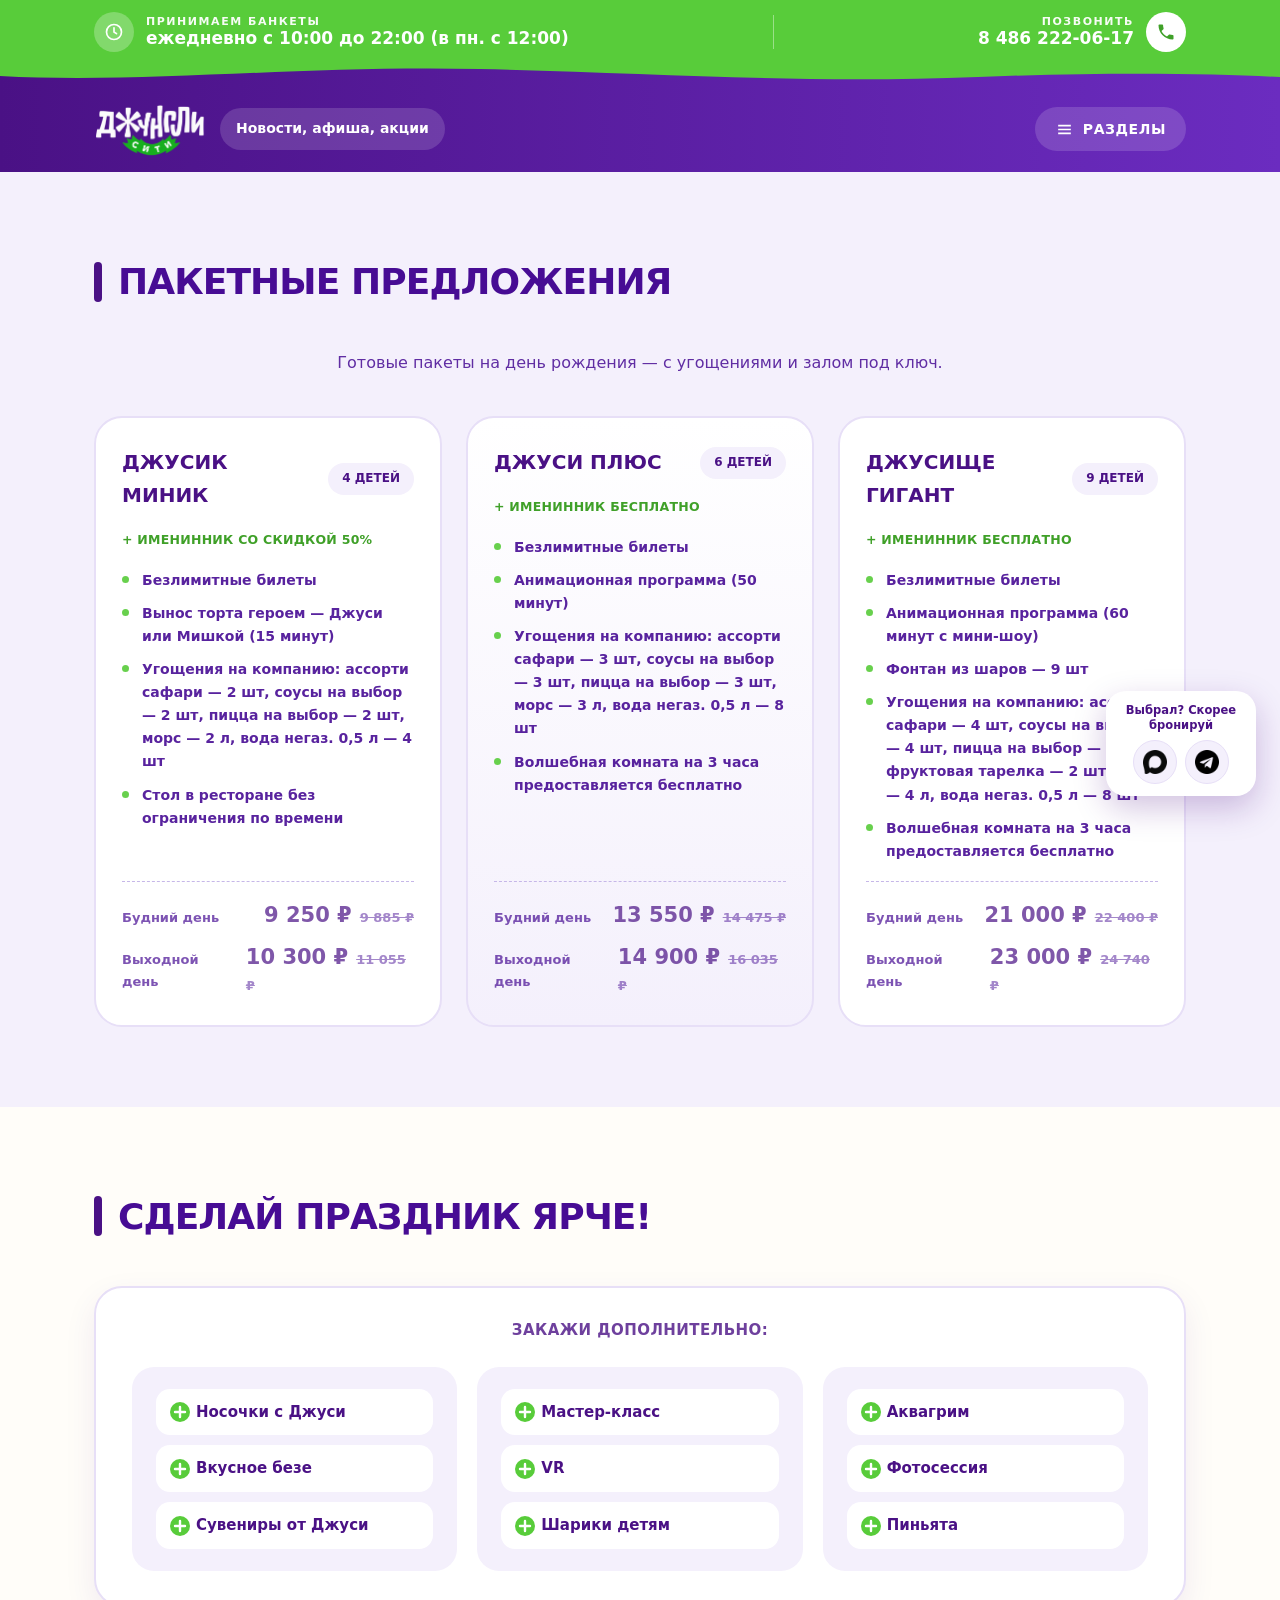
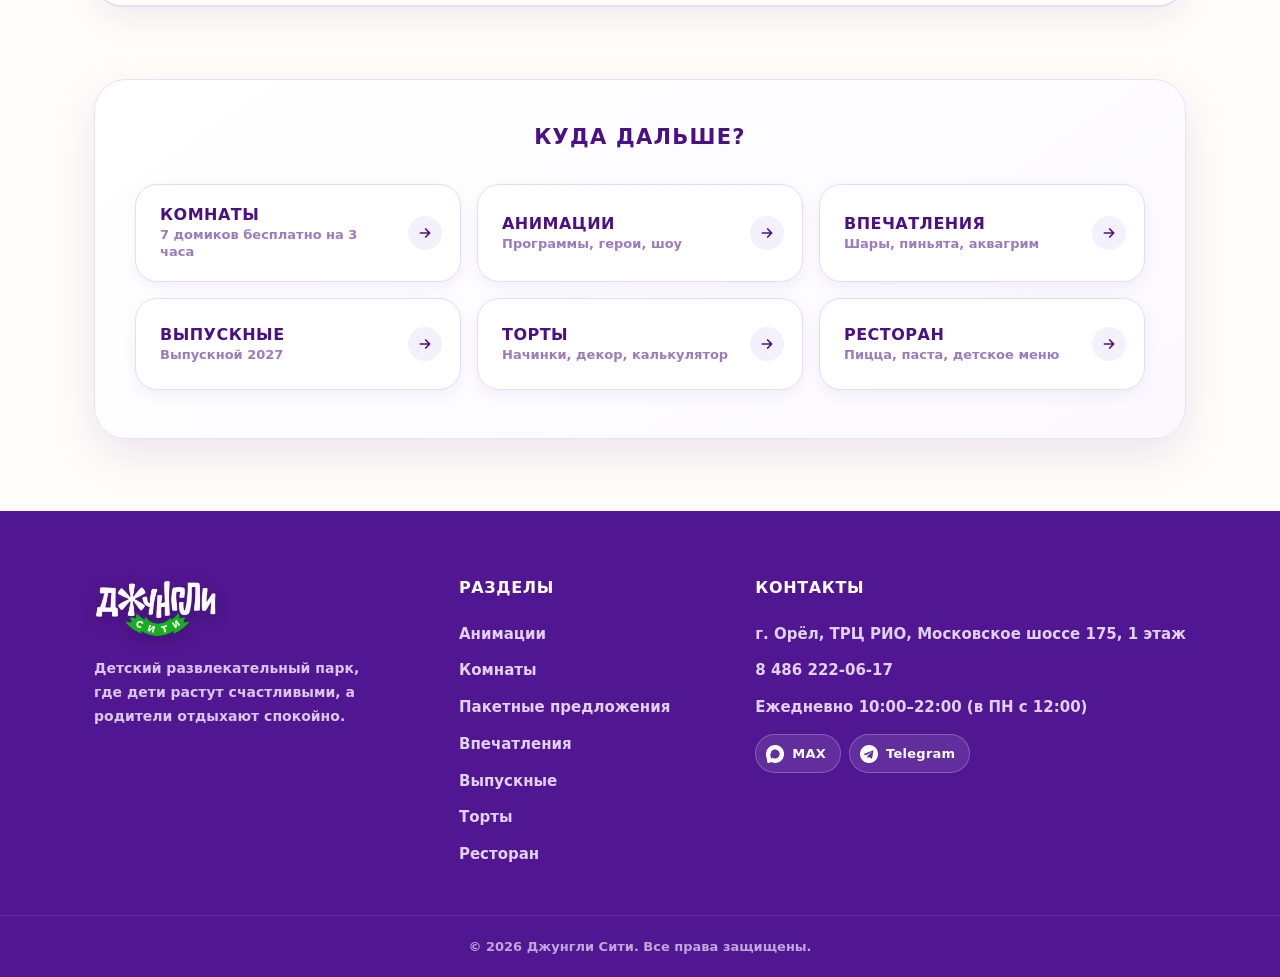
<file: paketnye-predlozheniya.html>
<!DOCTYPE html>
<html lang="ru"><head>
<meta charset="UTF-8">
<meta name="viewport" content="width=device-width, initial-scale=1.0">
<meta name="description" content="Дни рождения под ключ: комнаты для праздника, анимации и шоу, впечатления, торты и ресторан. ТРЦ «РИО», Московское шоссе, 175.">
<meta property="og:type" content="website">
<meta property="og:site_name" content="Джунгли Сити · Орёл">
<meta property="og:locale" content="ru_RU">
<meta property="og:title" content="Джунгли Сити — детский парк развлечений в Орле">
<meta property="og:description" content="Дни рождения под ключ: комнаты для праздника, анимации и шоу, впечатления, торты и ресторан. ТРЦ «РИО», Московское шоссе, 175.">
<meta property="og:url" content="https://mazzaleeen.github.io/jungleOREL/paketnye-predlozheniya.html">
<meta property="og:image" content="https://mazzaleeen.github.io/jungleOREL/images/og-image.jpg">
<meta property="og:image:width" content="1200">
<meta property="og:image:height" content="630">
<meta name="twitter:card" content="summary_large_image">
<title>Пакетные предложения — Джунгли Сити</title>
<link rel="icon" type="image/x-icon" href="images/favicon.ico">
<link rel="icon" type="image/png" sizes="32x32" href="images/favicon-32.png">
<link rel="icon" type="image/png" sizes="16x16" href="images/favicon-16.png">
<link rel="apple-touch-icon" href="images/apple-touch-icon.png">
<link rel="stylesheet" href="styles.css?v=20261106">
</head>
<body>

<header class="site-header">
  <div class="top-bar">
    <div class="container top-bar__inner">
      <div class="top-item">
        <span class="top-icon top-icon--green">
          <svg viewBox="0 0 24 24" fill="none" stroke="currentColor" stroke-width="2" stroke-linecap="round"><circle cx="12" cy="12" r="9"></circle><path d="M12 7v5l3 2"></path></svg>
        </span>
        <span class="top-text">
          <small>Принимаем банкеты</small>
          <strong>ежедневно с 10:00 до 22:00 (в пн. с 12:00)</strong>
        </span>
      </div>
      <span class="top-divider"></span>
      <a href="tel:84862220617" class="top-item">
        <span class="top-text top-text--right">
          <small>Позвонить</small>
          <strong>8 486 222-06-17</strong>
        </span>
        <span class="top-icon top-icon--white">
          <svg viewBox="0 0 24 24" fill="currentColor"><path d="M6.6 10.8c1.4 2.8 3.8 5.1 6.6 6.6l2.2-2.2c.3-.3.7-.4 1-.2 1.1.4 2.3.6 3.6.6.6 0 1 .4 1 1V20c0 .6-.4 1-1 1C10.6 21 3 13.4 3 4c0-.6.4-1 1-1h3.5c.6 0 1 .4 1 1 0 1.2.2 2.4.6 3.6.1.3 0 .7-.2 1l-2.3 2.2z"></path></svg>
        </span>
      </a>
    </div>
    <svg class="top-wave" viewBox="0 0 1440 52" preserveAspectRatio="none" aria-hidden="true">
      <defs><linearGradient id="gh" x1="0" y1="0" x2="1" y2="0"><stop offset="0" stop-color="#4a1185"></stop><stop offset="1" stop-color="#6b2cc0"></stop></linearGradient></defs>
      <path fill="url(#gh)" d="M0,30 C160,46 340,8 540,16 C740,24 900,46 1100,32 C1260,21 1370,26 1440,32 L1440,52 L0,52 Z"></path>
    </svg>
  </div>
</header>

<div class="main-bar">
    <div class="container main-bar__inner">
      <div class="header-brand">
      <a class="logo" href="index.html"><img src="images/image.png" alt="Джунгли Сити"></a>
      <a class="news-badge" href="https://orel.jucity.ru/" target="_blank" rel="noopener"><span>Новости, афиша, акции</span></a>
      </div>
      <nav class="nav" id="nav" aria-label="Разделы сайта">
        <div class="nav-panel__head">
          <span class="nav-panel__title">Разделы</span>
          <button class="nav-close" type="button" id="navClose" aria-label="Закрыть меню"><svg viewBox="0 0 24 24" fill="none" stroke="currentColor" stroke-width="2.5" stroke-linecap="round"><path d="M6 6l12 12M18 6 6 18"></path></svg></button>
        </div>
        <div class="nav-item"><a class="nav-btn" href="komnaty.html"><span class="nav-txt"><span class="nav-t">Комнаты</span><span class="nav-s">7 домиков бесплатно на 3 часа</span></span></a></div>
        <div class="nav-item">
          <button class="nav-btn" type="button" data-flyout-trigger="anim-nav"><span class="nav-txt"><span class="nav-t">Анимации</span><span class="nav-s">Программы, герои, шоу</span></span><span class="nav-btn__caret" aria-hidden="true"></span></button>
          <div class="flyout" data-flyout="anim-nav">
            <a href="animations.html#new">Новинки</a>
            <a href="animations.html#themed">Тематические анимации</a>
            <a href="animations.html#heroes">Любимые герои</a>
            <a href="animations.html#activities">Активити программы</a>
            <a href="animations.html#quests">Квесты</a>
            <a href="animations.html#kids">Малышник</a>
            <a href="animations.html#masterclass">Мастер-классы</a>
            <a href="animations.html#shows">Шоу-программы</a>
          </div>
        </div>
        <div class="nav-item"><a class="nav-btn active" href="paketnye-predlozheniya.html" aria-current="page"><span class="nav-txt"><span class="nav-t">Пакетные предложения</span><span class="nav-s">Готовые пакеты с угощениями</span></span></a></div>
        <div class="nav-item"><a class="nav-btn" href="vpechatleniya.html"><span class="nav-txt"><span class="nav-t">Впечатления</span><span class="nav-s">Шары, пиньята, аквагрим</span></span></a></div>
        <div class="nav-item"><a class="nav-btn" href="vypusknoy.html"><span class="nav-txt"><span class="nav-t">Выпускные</span><span class="nav-s">Выпускной 2027</span></span></a></div>
        <div class="nav-item"><a class="nav-btn" href="torty.html"><span class="nav-txt"><span class="nav-t">Торты</span><span class="nav-s">Начинки, декор, калькулятор</span></span></a></div>
        <div class="nav-item"><a class="nav-btn" href="menu.html"><span class="nav-txt"><span class="nav-t">Ресторан</span><span class="nav-s">Пицца, паста, детское меню</span></span></a></div>
        <div class="nav-panel__foot">
          <a class="nav-foot__phone" href="tel:84862220617"><small>Бронирование</small>8 486 222-06-17</a>
          <div class="nav-foot__msg">
            <a href="https://max.ru/u/f9LHodD0cOL3-hnFCTv-07i00iQsmKJ5-jpR4Wm17N9NCynj4RikhUPHmns" target="_blank" rel="noopener" aria-label="Написать в MAX"><img src="images/icons/max.png" alt="MAX"></a>
            <a href="https://t.me/jucity57" target="_blank" rel="noopener" aria-label="Написать в Telegram"><img src="images/icons/telegram.png" alt="Telegram"></a>
          </div>
        </div>
      </nav>
      <button class="burger" id="burger" type="button" aria-label="Открыть разделы" aria-controls="nav" aria-expanded="false"><svg viewBox="0 0 24 24" fill="none" stroke="currentColor" stroke-width="2.2"><path d="M4 7h16M4 12h16M4 17h16"></path></svg>Разделы</button>
    </div>
</div>


<section class="category pattern-dots-light" id="offers" style="background:var(--bg-lavender)">
  <div class="container">
    <h2>Пакетные предложения</h2>

    <div class="category-intro">
      <p>Готовые пакеты на день рождения — с угощениями и залом под ключ.</p>
    </div>

    <div class="pkg-grid">

      <div class="pkg-card">
        <div class="pkg-card__top">
          <span class="pkg-card__name">Джусик Миник</span>
          <span class="pkg-card__duration">4 детей</span>
        </div>
        <div class="pkg-card__perk">+ именинник со скидкой 50%</div>
        <ul>
          <li>Безлимитные билеты</li>
          <li>Вынос торта героем — Джуси или Мишкой (15 минут)</li>
          <li>Угощения на компанию: ассорти сафари — 2 шт, соусы на выбор — 2 шт, пицца на выбор — 2 шт, морс — 2 л, вода негаз. 0,5 л — 4 шт</li>
          <li>Стол в ресторане без ограничения по времени</li>
        </ul>
        <div class="pkg-card__prices">
          <div class="pkg-card__price-row">
            <span>Будний день</span>
            <span><strong>9 250 ₽</strong><span class="pkg-card__price-old">9 885 ₽</span></span>
          </div>
          <div class="pkg-card__price-row">
            <span>Выходной день</span>
            <span><strong>10 300 ₽</strong><span class="pkg-card__price-old">11 055 ₽</span></span>
          </div>
        </div>
      </div>

      <div class="pkg-card pkg-card--featured">
        <div class="pkg-card__top">
          <span class="pkg-card__name">джуси плюс</span>
          <span class="pkg-card__duration">6 детей</span>
        </div>
        <div class="pkg-card__perk">+ именинник бесплатно</div>
        <ul>
          <li>Безлимитные билеты</li>
          <li>Анимационная программа (50 минут)</li>
          <li>Угощения на компанию: ассорти сафари — 3 шт, соусы на выбор — 3 шт, пицца на выбор — 3 шт, морс — 3 л, вода негаз. 0,5 л — 8 шт</li>
          <li>Волшебная комната на 3 часа предоставляется бесплатно</li>
        </ul>
        <div class="pkg-card__prices">
          <div class="pkg-card__price-row">
            <span>Будний день</span>
            <span><strong>13 550 ₽</strong><span class="pkg-card__price-old">14 475 ₽</span></span>
          </div>
          <div class="pkg-card__price-row">
            <span>Выходной день</span>
            <span><strong>14 900 ₽</strong><span class="pkg-card__price-old">16 035 ₽</span></span>
          </div>
        </div>
      </div>

      <div class="pkg-card">
        <div class="pkg-card__top">
          <span class="pkg-card__name">джусище гигант</span>
          <span class="pkg-card__duration">9 детей</span>
        </div>
        <div class="pkg-card__perk">+ именинник бесплатно</div>
        <ul>
          <li>Безлимитные билеты</li>
          <li>Анимационная программа (60 минут с мини-шоу)</li>
          <li>Фонтан из шаров — 9 шт</li>
          <li>Угощения на компанию: ассорти сафари — 4 шт, соусы на выбор — 4 шт, пицца на выбор — 4 шт, фруктовая тарелка — 2 шт, морс — 4 л, вода негаз. 0,5 л — 8 шт</li>
          <li>Волшебная комната на 3 часа предоставляется бесплатно</li>
        </ul>
        <div class="pkg-card__prices">
          <div class="pkg-card__price-row">
            <span>Будний день</span>
            <span><strong>21 000 ₽</strong><span class="pkg-card__price-old">22 400 ₽</span></span>
          </div>
          <div class="pkg-card__price-row">
            <span>Выходной день</span>
            <span><strong>23 000 ₽</strong><span class="pkg-card__price-old">24 740 ₽</span></span>
          </div>
        </div>
      </div>

    </div>
  </div>
</section>

<section class="category pattern-dots category--tight" id="extras" style="background:var(--bg)">
  <div class="container">
    <h2>Сделай праздник ярче!</h2>
    <div class="extras-card">
      <p class="extras-card__lead">Закажи дополнительно:</p>
      <div class="extras-grid">
        <div class="extras-col">
          <ul>
            <li>Носочки с Джуси</li>
            <li>Вкусное безе</li>
            <li>Сувениры от Джуси</li>
          </ul>
        </div>
        <div class="extras-col">
          <ul>
            <li>Мастер-класс</li>
            <li>VR</li>
            <li>Шарики детям</li>
          </ul>
        </div>
        <div class="extras-col">
          <ul>
            <li>Аквагрим</li>
            <li>Фотосессия</li>
            <li>Пиньята</li>
          </ul>
        </div>
      </div>
    </div>
  </div>
</section>

<section class="quick-nav quick-nav--bottom">
  <div class="container">
    <div class="quick-nav-card">
      <h2 class="qn-title">Куда дальше?</h2>
      <div class="nav-grid nav-grid--home">
        <a href="komnaty.html" class="nav-card"><span class="qn-txt"><span class="qn-t">Комнаты</span><span class="qn-s">7 домиков бесплатно на 3 часа</span></span><span class="qn-go" aria-hidden="true"><svg viewBox="0 0 24 24" fill="none" stroke="currentColor" stroke-width="2.5" stroke-linecap="round" stroke-linejoin="round"><path d="M5 12h14M13 6l6 6-6 6"></path></svg></span></a>
        <a href="animations.html" class="nav-card"><span class="qn-txt"><span class="qn-t">Анимации</span><span class="qn-s">Программы, герои, шоу</span></span><span class="qn-go" aria-hidden="true"><svg viewBox="0 0 24 24" fill="none" stroke="currentColor" stroke-width="2.5" stroke-linecap="round" stroke-linejoin="round"><path d="M5 12h14M13 6l6 6-6 6"></path></svg></span></a>
        <a href="vpechatleniya.html" class="nav-card"><span class="qn-txt"><span class="qn-t">Впечатления</span><span class="qn-s">Шары, пиньята, аквагрим</span></span><span class="qn-go" aria-hidden="true"><svg viewBox="0 0 24 24" fill="none" stroke="currentColor" stroke-width="2.5" stroke-linecap="round" stroke-linejoin="round"><path d="M5 12h14M13 6l6 6-6 6"></path></svg></span></a>
        <a href="vypusknoy.html" class="nav-card"><span class="qn-txt"><span class="qn-t">Выпускные</span><span class="qn-s">Выпускной 2027</span></span><span class="qn-go" aria-hidden="true"><svg viewBox="0 0 24 24" fill="none" stroke="currentColor" stroke-width="2.5" stroke-linecap="round" stroke-linejoin="round"><path d="M5 12h14M13 6l6 6-6 6"></path></svg></span></a>
        <a href="torty.html" class="nav-card"><span class="qn-txt"><span class="qn-t">Торты</span><span class="qn-s">Начинки, декор, калькулятор</span></span><span class="qn-go" aria-hidden="true"><svg viewBox="0 0 24 24" fill="none" stroke="currentColor" stroke-width="2.5" stroke-linecap="round" stroke-linejoin="round"><path d="M5 12h14M13 6l6 6-6 6"></path></svg></span></a>
        <a href="menu.html" class="nav-card"><span class="qn-txt"><span class="qn-t">Ресторан</span><span class="qn-s">Пицца, паста, детское меню</span></span><span class="qn-go" aria-hidden="true"><svg viewBox="0 0 24 24" fill="none" stroke="currentColor" stroke-width="2.5" stroke-linecap="round" stroke-linejoin="round"><path d="M5 12h14M13 6l6 6-6 6"></path></svg></span></a>
      </div>
    </div>
  </div>
</section>

<footer>
  <div class="footer-inner">
    <div>
      <div class="footer-logo"><img src="images/image.png" alt="Джунгли Сити"></div>
      <p>Детский развлекательный парк, где дети растут счастливыми, а родители отдыхают спокойно.</p>
    </div>
    <div>
      <h4>Разделы</h4>
      <a href="animations.html">Анимации</a>
      <a href="komnaty.html">Комнаты</a>
      <a href="paketnye-predlozheniya.html">Пакетные предложения</a>
      <a href="vpechatleniya.html">Впечатления</a>
      <a href="vypusknoy.html">Выпускные</a>
      <a href="torty.html">Торты</a>
      <a href="menu.html">Ресторан</a>
    </div>
    <div>
      <h4>Контакты</h4>
      <a href="#">г. Орёл, ТРЦ РИО, Московское шоссе 175, 1 этаж</a>
      <a href="tel:84862220617">8 486 222-06-17</a>
      <a href="#">Ежедневно 10:00–22:00 (в ПН с 12:00)</a>
      <div class="footer-social">
        <a href="https://max.ru/u/f9LHodD0cOL3-hnFCTv-07i00iQsmKJ5-jpR4Wm17N9NCynj4RikhUPHmns" target="_blank" rel="noopener" aria-label="Написать в MAX"><img src="images/icons/max.png" alt="" width="18" height="18">MAX</a>
        <a href="https://t.me/jucity57" target="_blank" rel="noopener" aria-label="Написать в Telegram"><img src="images/icons/telegram.png" alt="" width="18" height="18">Telegram</a>
      </div>
    </div>
  </div>
  <div class="footer-bottom">© 2026 Джунгли Сити. Все права защищены.</div>
</footer>

<div class="mbar" aria-label="Связаться с нами">
  <a class="mbar__call" href="tel:84862220617"><svg viewBox="0 0 24 24" fill="currentColor" aria-hidden="true"><path d="M6.6 10.8c1.4 2.8 3.8 5.1 6.6 6.6l2.2-2.2c.3-.3.7-.4 1-.2 1.1.4 2.3.6 3.6.6.6 0 1 .4 1 1V20c0 .6-.4 1-1 1C10.6 21 3 13.4 3 4c0-.6.4-1 1-1h3.5c.6 0 1 .4 1 1 0 1.2.2 2.4.6 3.6.1.3 0 .7-.2 1l-2.3 2.2z"></path></svg><span>Позвонить</span></a>
  <a class="mbar__ic" href="https://max.ru/u/f9LHodD0cOL3-hnFCTv-07i00iQsmKJ5-jpR4Wm17N9NCynj4RikhUPHmns" target="_blank" rel="noopener" aria-label="Написать в MAX"><img src="images/icons/max.png" alt=""></a>
  <a class="mbar__ic" href="https://t.me/jucity57" target="_blank" rel="noopener" aria-label="Написать в Telegram"><img src="images/icons/telegram.png" alt=""></a>
  <button class="mbar__ic mbar__up" type="button" aria-label="Наверх"><svg viewBox="0 0 24 24" fill="none" stroke="currentColor" stroke-width="2.5" stroke-linecap="round" stroke-linejoin="round" aria-hidden="true"><path d="M12 19V5M5 12l7-7 7 7"></path></svg></button>
</div>
<div class="booking-widget">
  <span class="booking-widget__label">Выбрал? Скорее бронируй</span>
  <div class="booking-widget__buttons">
    <a class="booking-widget__btn booking-widget__btn--max" href="https://max.ru/u/f9LHodD0cOL3-hnFCTv-07i00iQsmKJ5-jpR4Wm17N9NCynj4RikhUPHmns" target="_blank" rel="noopener" aria-label="Написать в MAX"><img src="images/icons/max.png" alt="MAX"></a>
    <a class="booking-widget__btn booking-widget__btn--tg" href="https://t.me/jucity57" target="_blank" rel="noopener" aria-label="Написать в Telegram"><img src="images/icons/telegram.png" alt="Telegram"></a>
  </div>
</div>
<button class="to-top" id="toTop" aria-label="Наверх">
  <svg viewBox="0 0 24 24" fill="none" stroke="currentColor" stroke-width="2.5"><path d="M12 19V5M5 12l7-7 7 7"></path></svg>
  <span>Наверх</span>
</button>

<script src="main.js?v=20261106"></script>
</body></html>
</file>
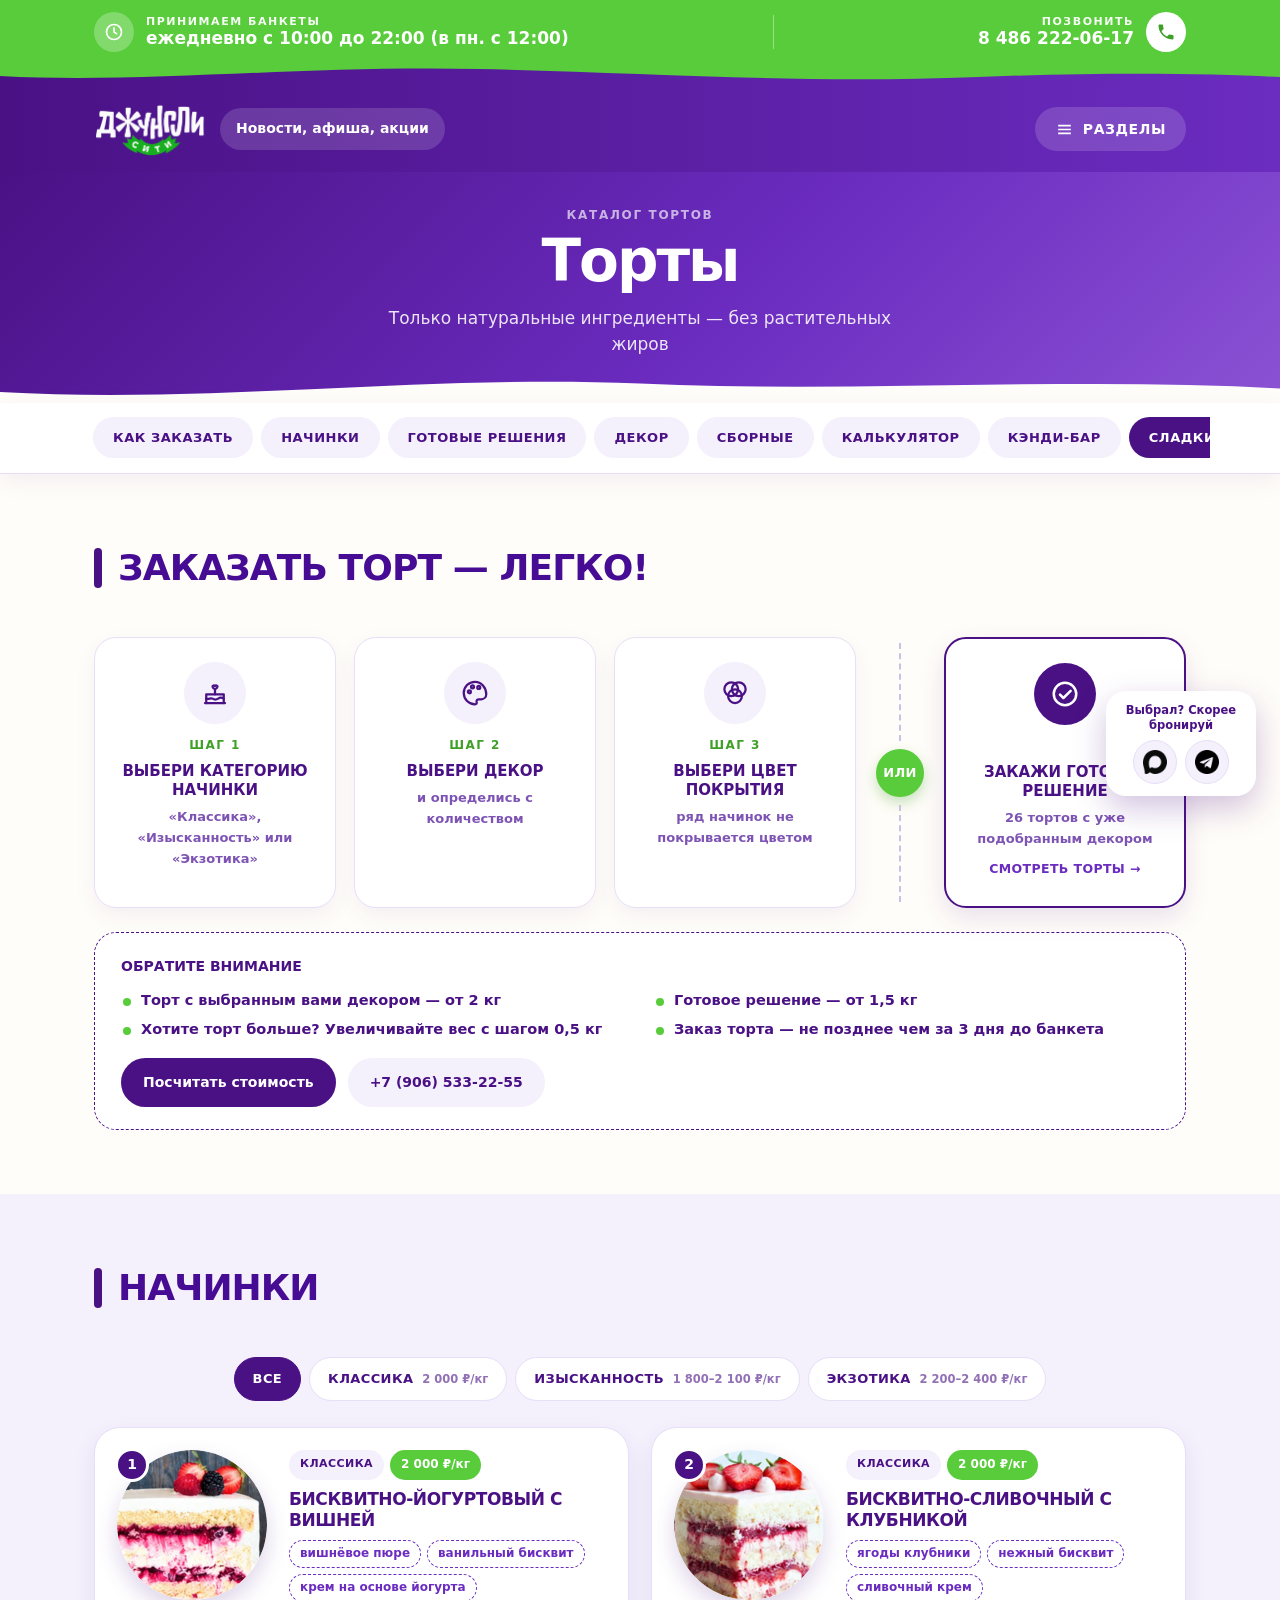
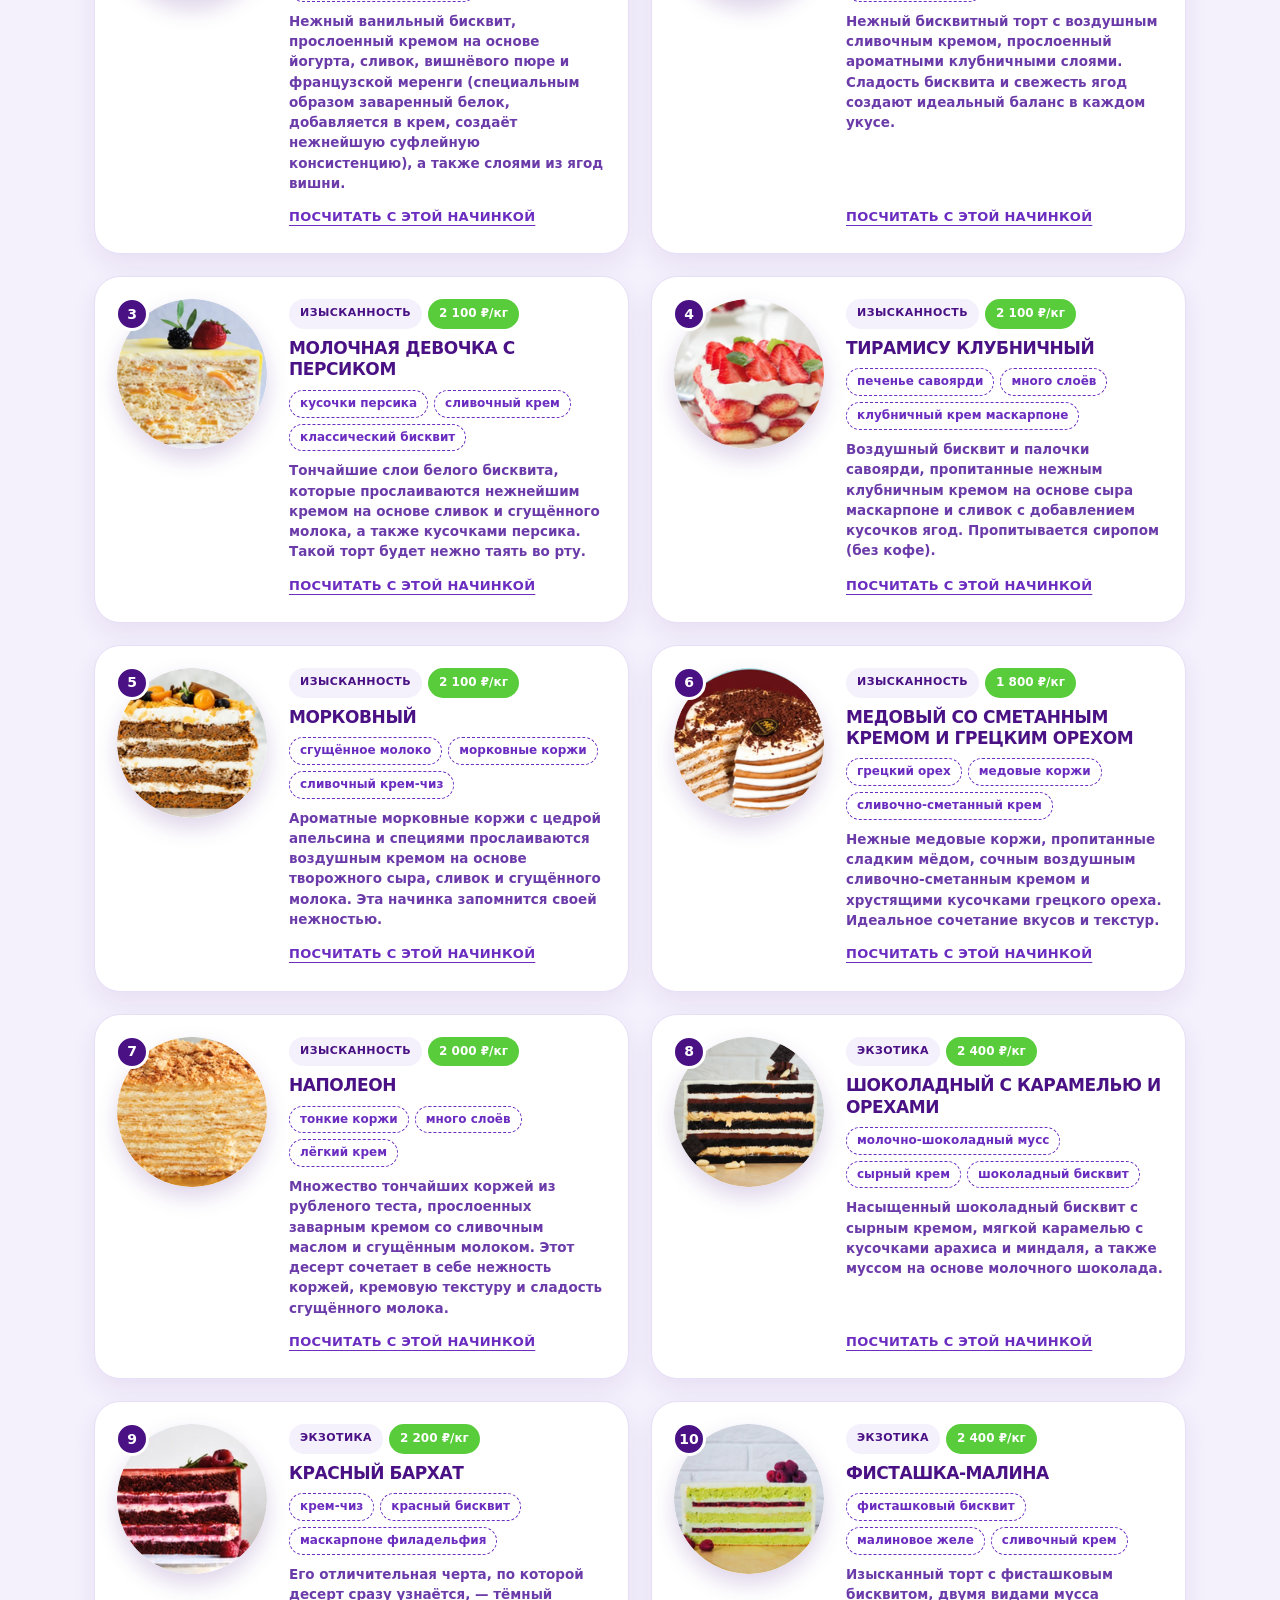
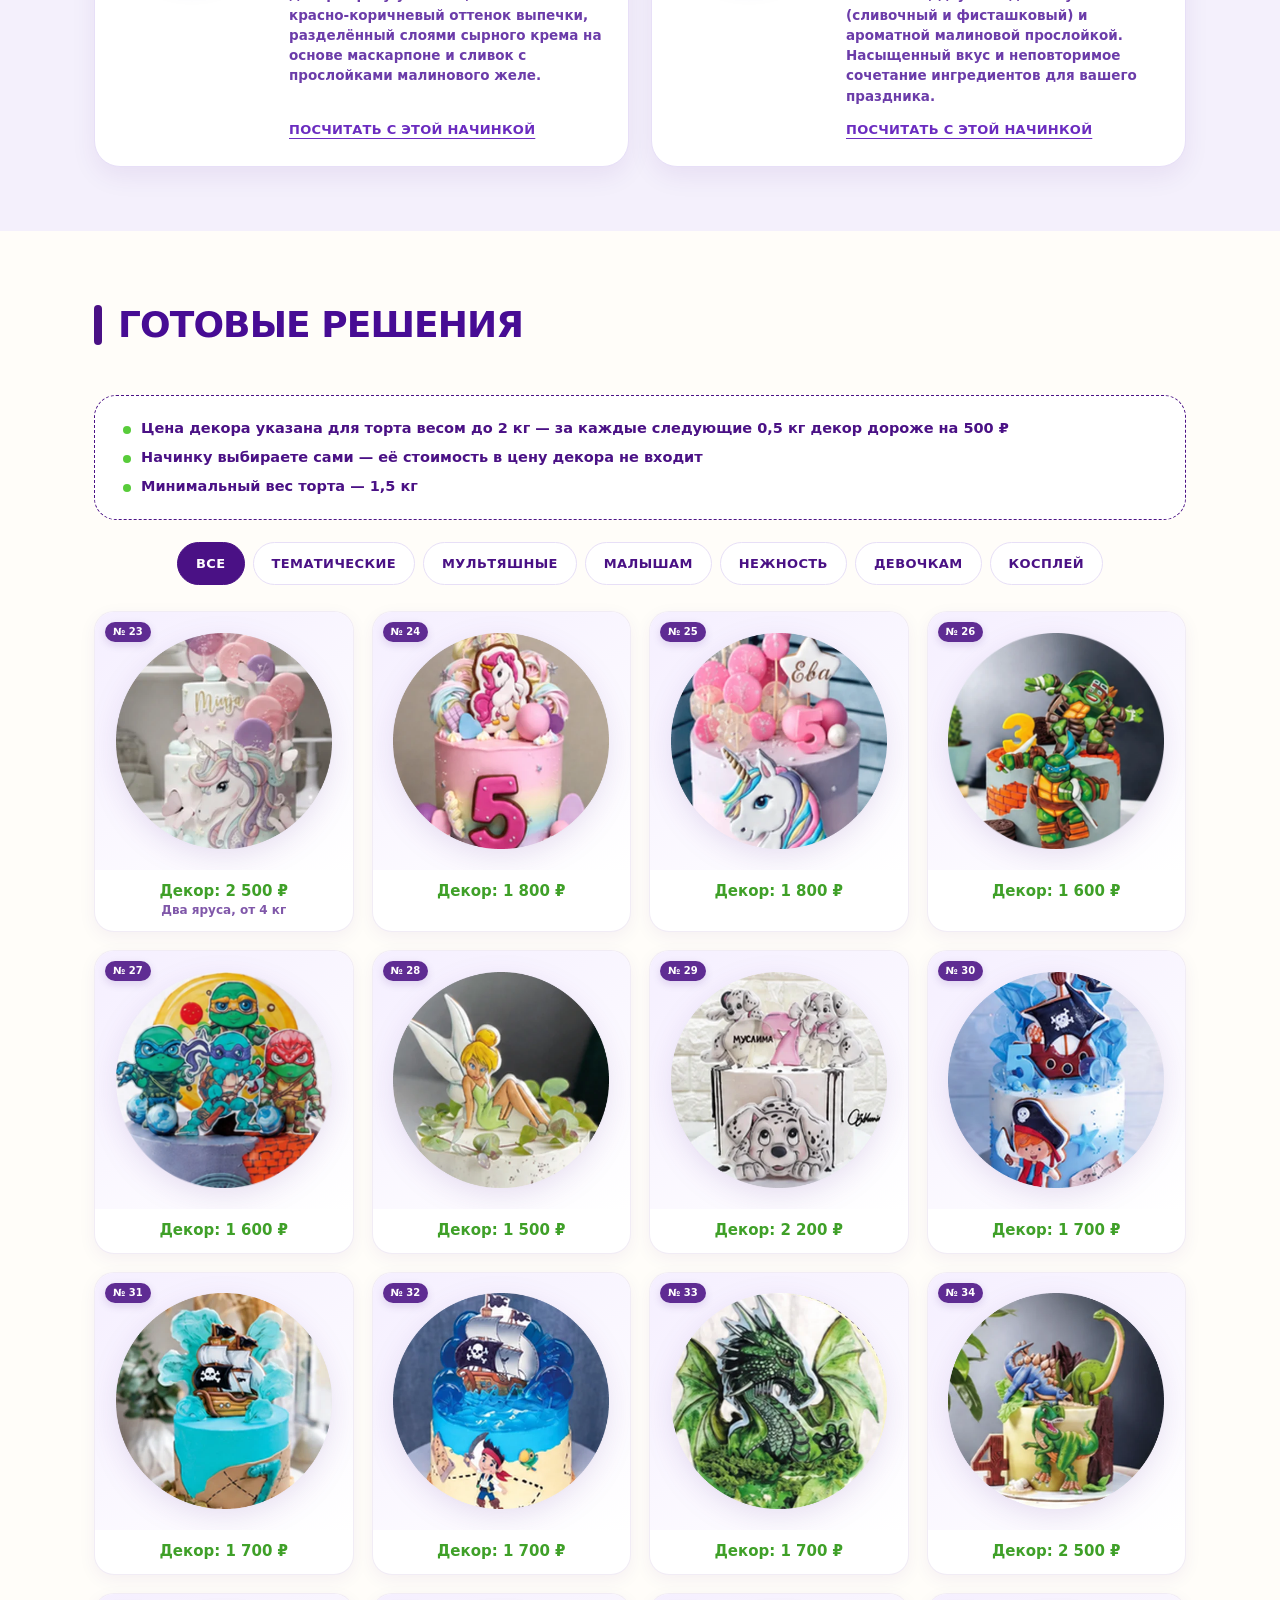
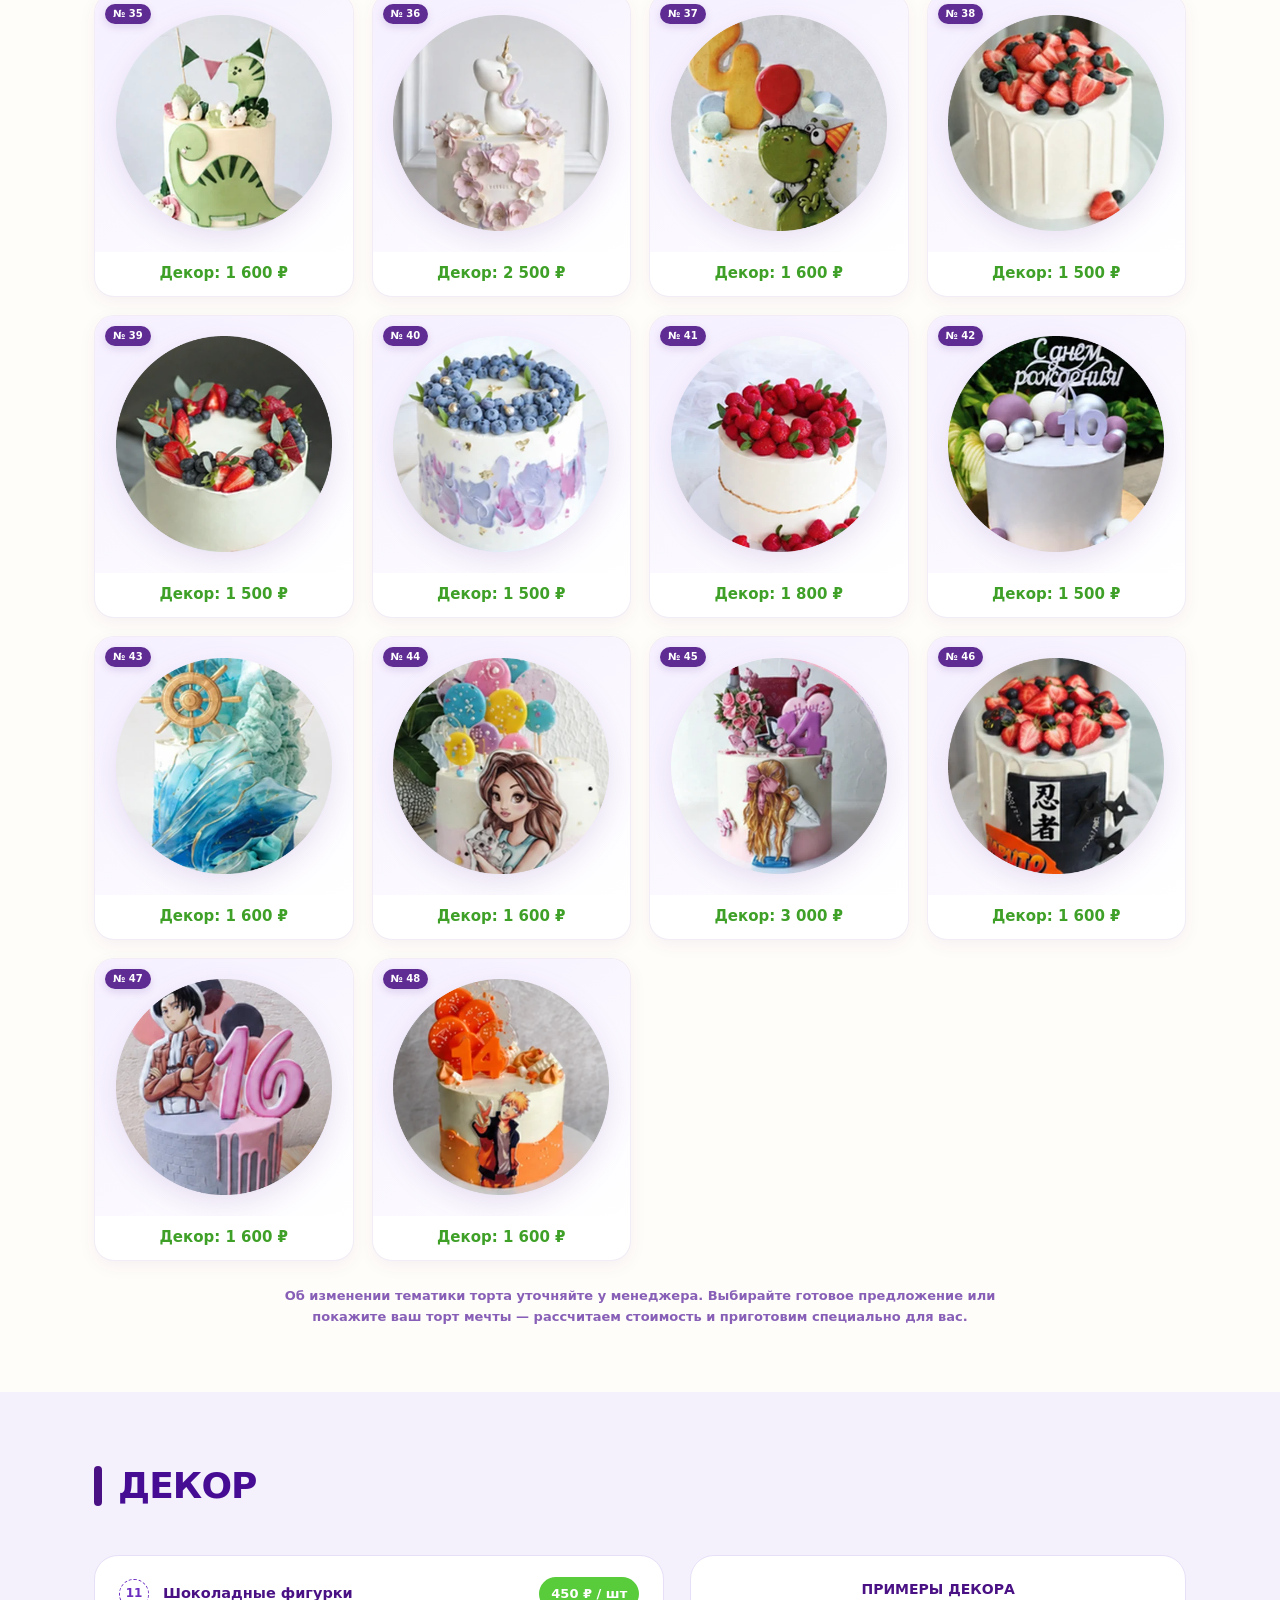
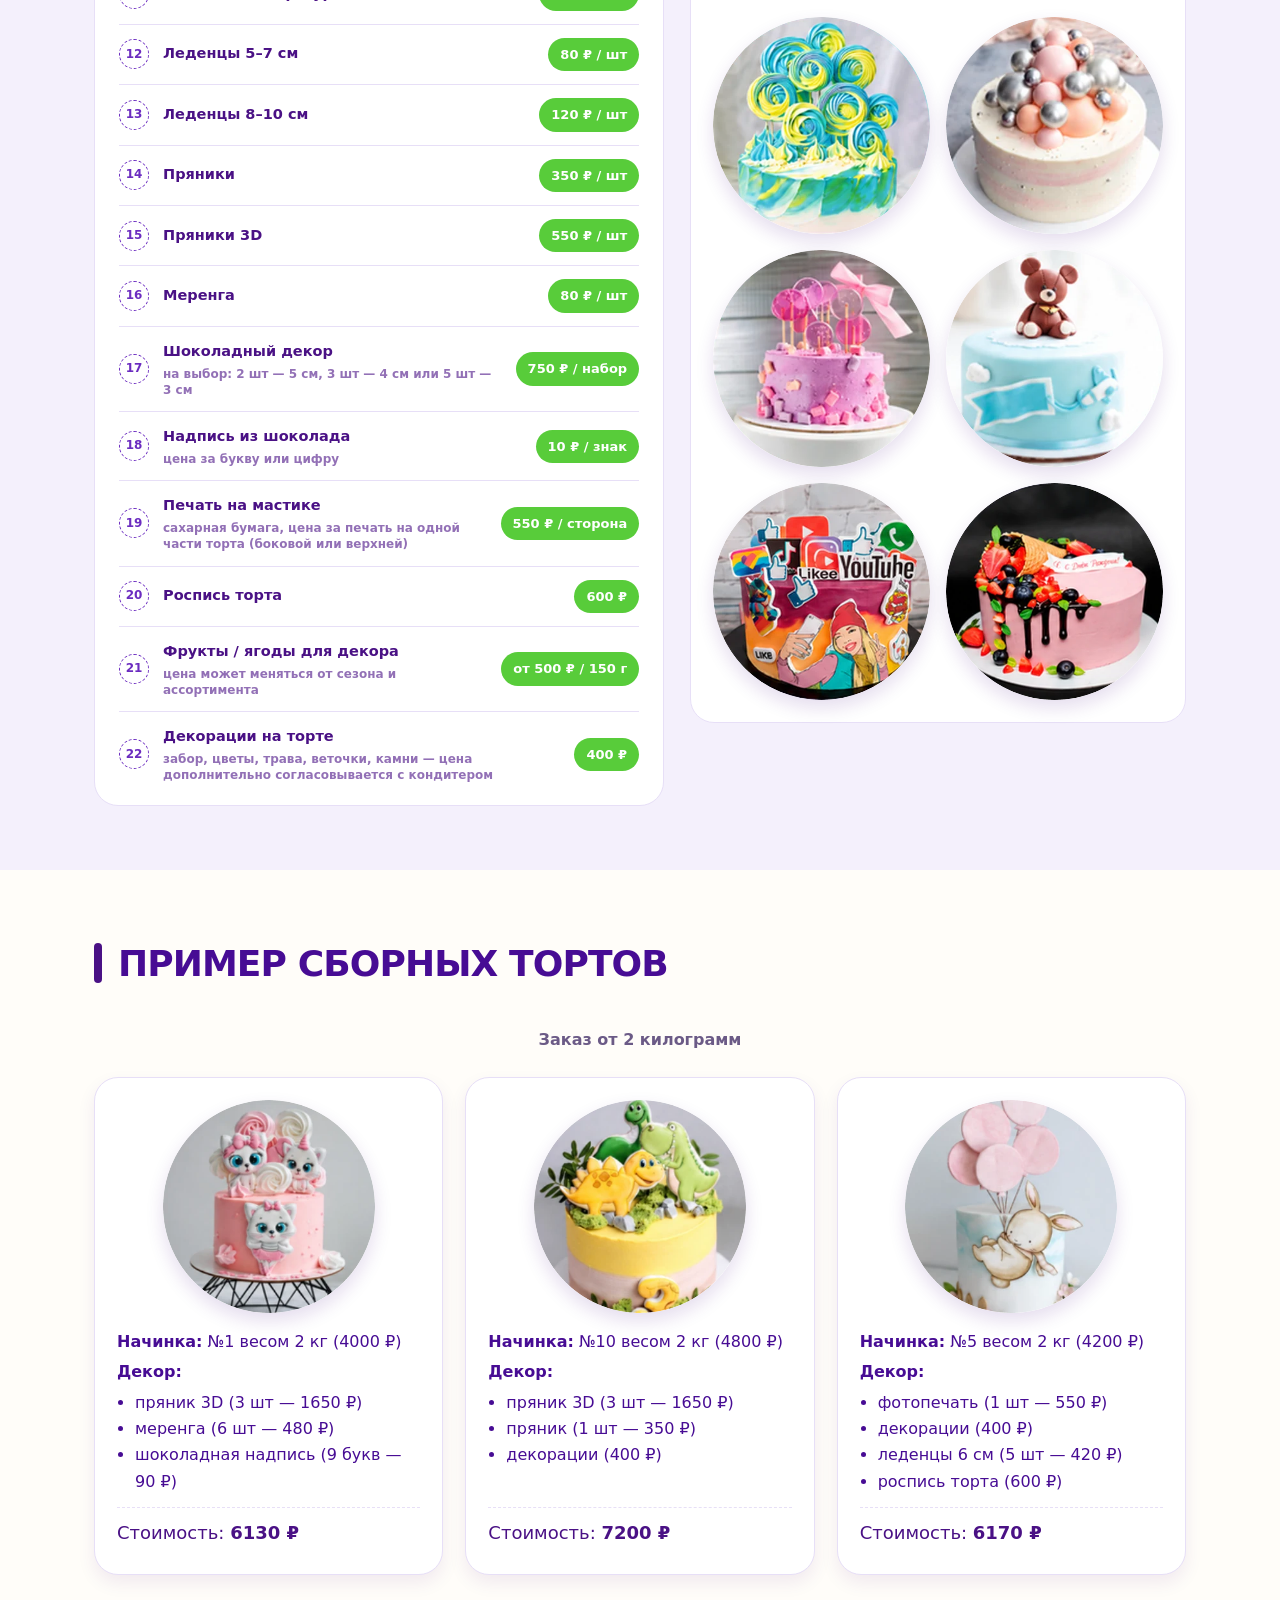
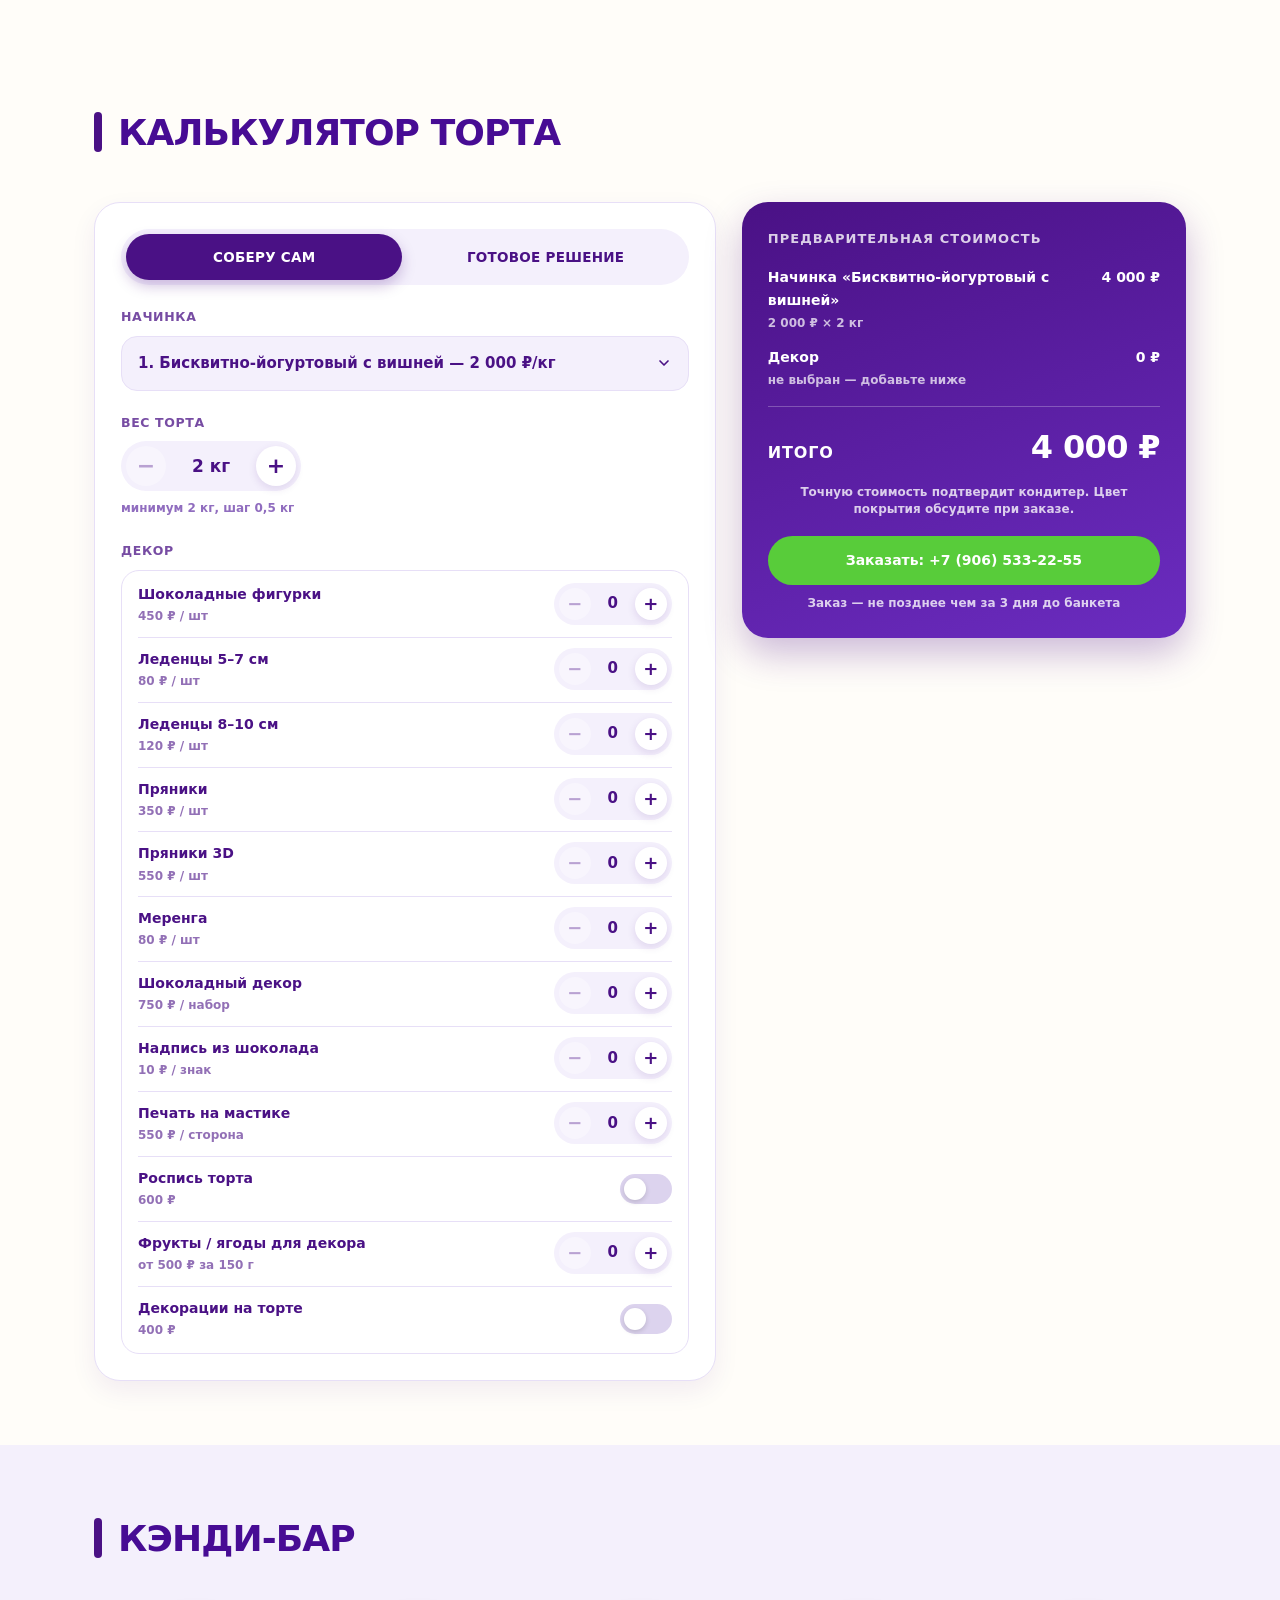
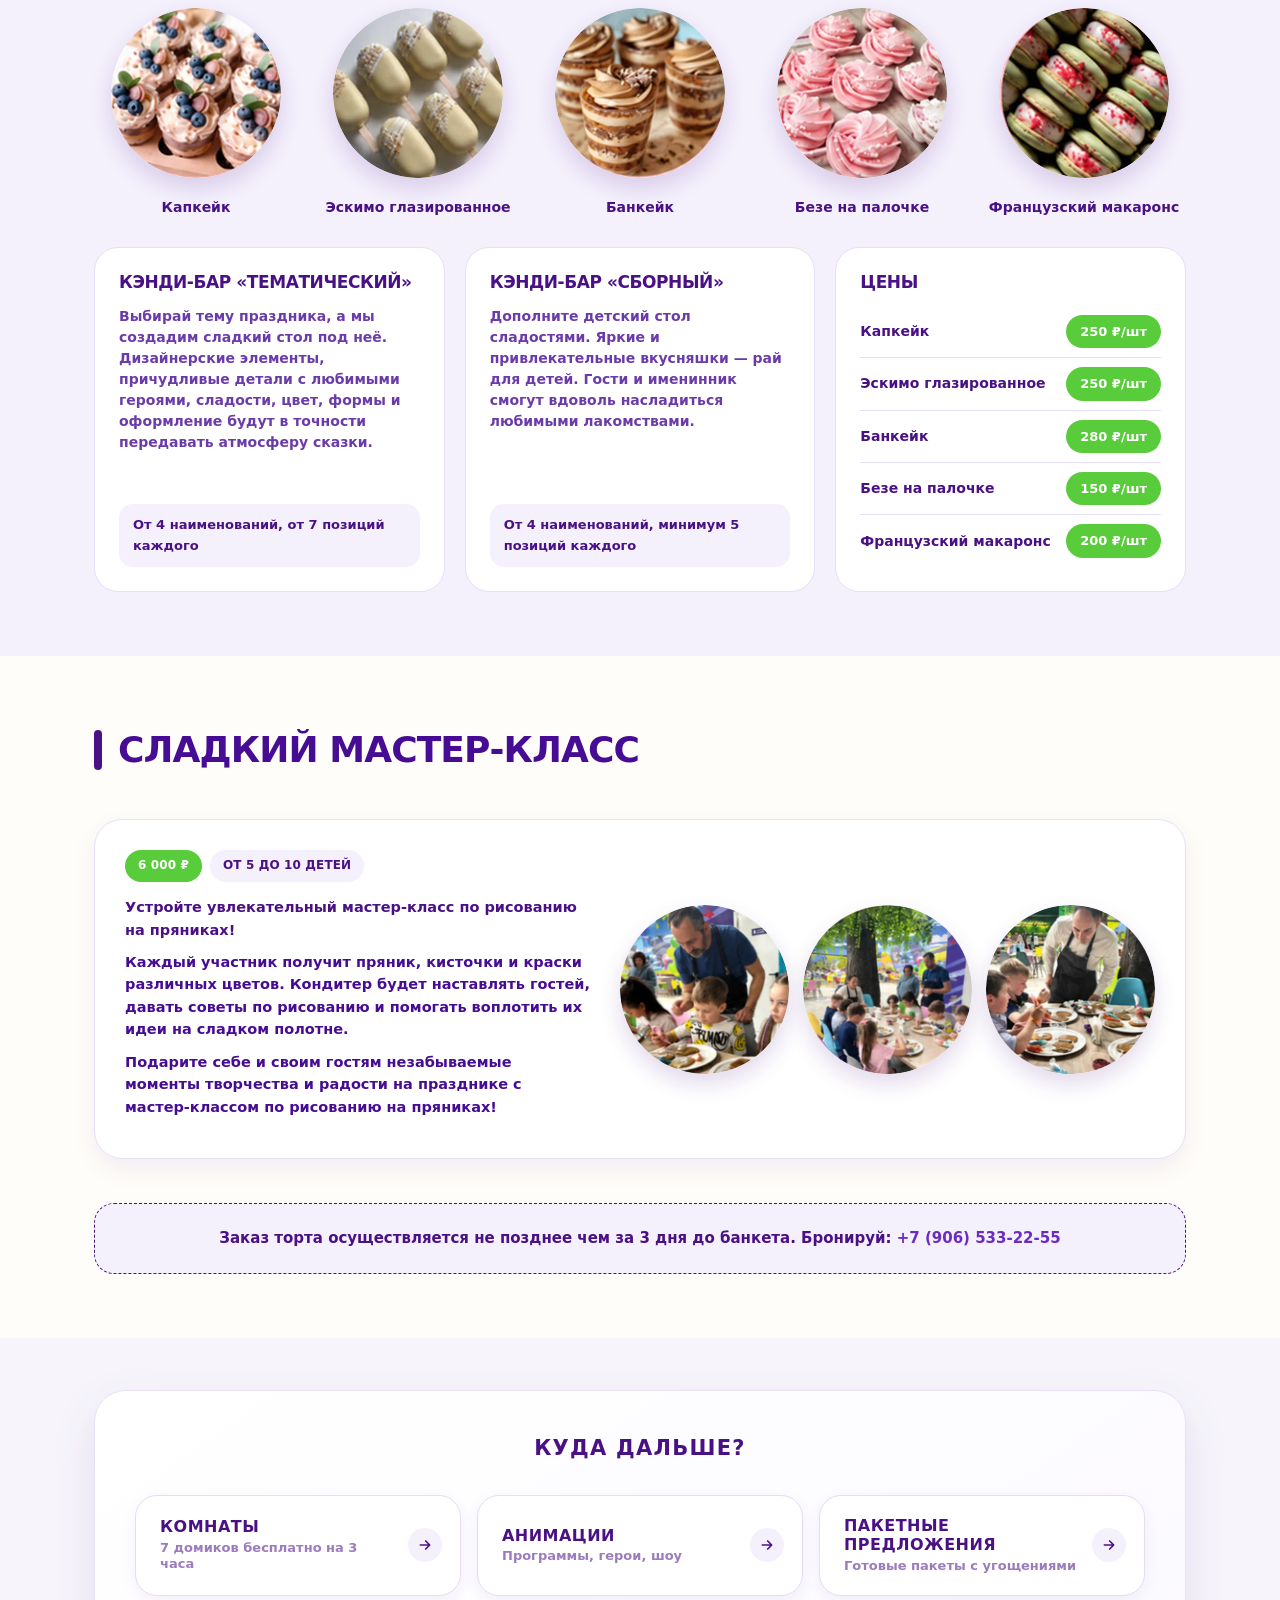
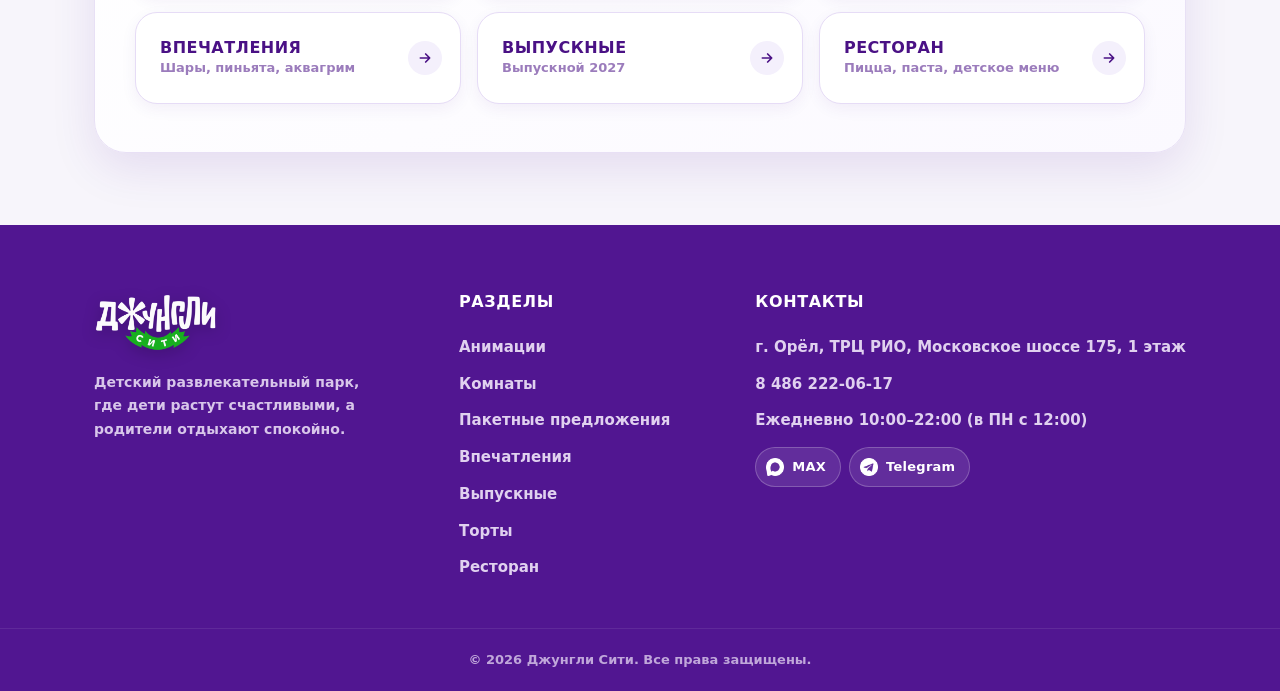
<file: torty.html>
<!DOCTYPE html>
<html lang="ru"><head>
<meta charset="UTF-8">
<meta name="viewport" content="width=device-width, initial-scale=1.0">
<meta name="description" content="Дни рождения под ключ: комнаты для праздника, анимации и шоу, впечатления, торты и ресторан. ТРЦ «РИО», Московское шоссе, 175.">
<meta property="og:type" content="website">
<meta property="og:site_name" content="Джунгли Сити · Орёл">
<meta property="og:locale" content="ru_RU">
<meta property="og:title" content="Джунгли Сити — детский парк развлечений в Орле">
<meta property="og:description" content="Дни рождения под ключ: комнаты для праздника, анимации и шоу, впечатления, торты и ресторан. ТРЦ «РИО», Московское шоссе, 175.">
<meta property="og:url" content="https://mazzaleeen.github.io/jungleOREL/torty.html">
<meta property="og:image" content="https://mazzaleeen.github.io/jungleOREL/images/og-image.jpg">
<meta property="og:image:width" content="1200">
<meta property="og:image:height" content="630">
<meta name="twitter:card" content="summary_large_image">
<title>Торты — Джунгли Сити</title>
<link rel="icon" type="image/x-icon" href="images/favicon.ico">
<link rel="icon" type="image/png" sizes="32x32" href="images/favicon-32.png">
<link rel="icon" type="image/png" sizes="16x16" href="images/favicon-16.png">
<link rel="apple-touch-icon" href="images/apple-touch-icon.png">
<link rel="stylesheet" href="styles.css?v=20261106">
</head>
<body class="cake-page">

<header class="site-header">
  <div class="top-bar">
    <div class="container top-bar__inner">
      <div class="top-item">
        <span class="top-icon top-icon--green">
          <svg viewBox="0 0 24 24" fill="none" stroke="currentColor" stroke-width="2" stroke-linecap="round"><circle cx="12" cy="12" r="9"></circle><path d="M12 7v5l3 2"></path></svg>
        </span>
        <span class="top-text">
          <small>Принимаем банкеты</small>
          <strong>ежедневно с 10:00 до 22:00 (в пн. с 12:00)</strong>
        </span>
      </div>
      <span class="top-divider"></span>
      <a href="tel:84862220617" class="top-item">
        <span class="top-text top-text--right">
          <small>Позвонить</small>
          <strong>8 486 222-06-17</strong>
        </span>
        <span class="top-icon top-icon--white">
          <svg viewBox="0 0 24 24" fill="currentColor"><path d="M6.6 10.8c1.4 2.8 3.8 5.1 6.6 6.6l2.2-2.2c.3-.3.7-.4 1-.2 1.1.4 2.3.6 3.6.6.6 0 1 .4 1 1V20c0 .6-.4 1-1 1C10.6 21 3 13.4 3 4c0-.6.4-1 1-1h3.5c.6 0 1 .4 1 1 0 1.2.2 2.4.6 3.6.1.3 0 .7-.2 1l-2.3 2.2z"></path></svg>
        </span>
      </a>
    </div>
    <svg class="top-wave" viewBox="0 0 1440 52" preserveAspectRatio="none" aria-hidden="true">
      <defs><linearGradient id="gh" x1="0" y1="0" x2="1" y2="0"><stop offset="0" stop-color="#4a1185"></stop><stop offset="1" stop-color="#6b2cc0"></stop></linearGradient></defs>
      <path fill="url(#gh)" d="M0,30 C160,46 340,8 540,16 C740,24 900,46 1100,32 C1260,21 1370,26 1440,32 L1440,52 L0,52 Z"></path>
    </svg>
  </div>
</header>

<div class="main-bar">
    <div class="container main-bar__inner">
      <div class="header-brand">
      <a class="logo" href="index.html"><img src="images/image.png" alt="Джунгли Сити"></a>
      <a class="news-badge" href="https://orel.jucity.ru/" target="_blank" rel="noopener"><span>Новости, афиша, акции</span></a>
      </div>
      <nav class="nav" id="nav" aria-label="Разделы сайта">
        <div class="nav-panel__head">
          <span class="nav-panel__title">Разделы</span>
          <button class="nav-close" type="button" id="navClose" aria-label="Закрыть меню"><svg viewBox="0 0 24 24" fill="none" stroke="currentColor" stroke-width="2.5" stroke-linecap="round"><path d="M6 6l12 12M18 6 6 18"></path></svg></button>
        </div>
        <div class="nav-item"><a class="nav-btn" href="komnaty.html"><span class="nav-txt"><span class="nav-t">Комнаты</span><span class="nav-s">7 домиков бесплатно на 3 часа</span></span></a></div>
        <div class="nav-item">
          <button class="nav-btn" type="button" data-flyout-trigger="anim-nav"><span class="nav-txt"><span class="nav-t">Анимации</span><span class="nav-s">Программы, герои, шоу</span></span><span class="nav-btn__caret" aria-hidden="true"></span></button>
          <div class="flyout" data-flyout="anim-nav">
            <a href="animations.html#new">Новинки</a>
            <a href="animations.html#themed">Тематические анимации</a>
            <a href="animations.html#heroes">Любимые герои</a>
            <a href="animations.html#activities">Активити программы</a>
            <a href="animations.html#quests">Квесты</a>
            <a href="animations.html#kids">Малышник</a>
            <a href="animations.html#masterclass">Мастер-классы</a>
            <a href="animations.html#shows">Шоу-программы</a>
          </div>
        </div>
        <div class="nav-item"><a class="nav-btn" href="paketnye-predlozheniya.html"><span class="nav-txt"><span class="nav-t">Пакетные предложения</span><span class="nav-s">Готовые пакеты с угощениями</span></span></a></div>
        <div class="nav-item"><a class="nav-btn" href="vpechatleniya.html"><span class="nav-txt"><span class="nav-t">Впечатления</span><span class="nav-s">Шары, пиньята, аквагрим</span></span></a></div>
        <div class="nav-item"><a class="nav-btn" href="vypusknoy.html"><span class="nav-txt"><span class="nav-t">Выпускные</span><span class="nav-s">Выпускной 2027</span></span></a></div>
        <div class="nav-item"><a class="nav-btn active" href="torty.html" aria-current="page"><span class="nav-txt"><span class="nav-t">Торты</span><span class="nav-s">Начинки, декор, калькулятор</span></span></a></div>
        <div class="nav-item"><a class="nav-btn" href="menu.html"><span class="nav-txt"><span class="nav-t">Ресторан</span><span class="nav-s">Пицца, паста, детское меню</span></span></a></div>
        <div class="nav-panel__foot">
          <a class="nav-foot__phone" href="tel:84862220617"><small>Бронирование</small>8 486 222-06-17</a>
          <div class="nav-foot__msg">
            <a href="https://max.ru/u/f9LHodD0cOL3-hnFCTv-07i00iQsmKJ5-jpR4Wm17N9NCynj4RikhUPHmns" target="_blank" rel="noopener" aria-label="Написать в MAX"><img src="images/icons/max.png" alt="MAX"></a>
            <a href="https://t.me/jucity57" target="_blank" rel="noopener" aria-label="Написать в Telegram"><img src="images/icons/telegram.png" alt="Telegram"></a>
          </div>
        </div>
      </nav>
      <button class="burger" id="burger" type="button" aria-label="Открыть разделы" aria-controls="nav" aria-expanded="false"><svg viewBox="0 0 24 24" fill="none" stroke="currentColor" stroke-width="2.2"><path d="M4 7h16M4 12h16M4 17h16"></path></svg>Разделы</button>
    </div>
</div>

<section class="page-hero">
  <div class="container">
    <div class="cake-hero__eyebrow">Каталог тортов</div>
    <h1>Торты</h1>
    <p>Только натуральные ингредиенты — без растительных жиров</p>
  </div>
  <svg class="page-hero-wave" viewBox="0 0 1440 60" preserveAspectRatio="none" aria-hidden="true">
    <path fill="#FFFDF9" d="M0,40 C240,60 480,10 720,26 C960,42 1200,14 1440,34 L1440,60 L0,60 Z"></path>
  </svg>
</section>

<nav class="subnav" id="subnav" aria-label="Разделы страницы тортов">
  <div class="subnav__inner" id="subnavInner">
    <a href="#how">Как заказать</a>
    <a href="#fillings">Начинки</a>
    <a href="#ready">Готовые решения</a>
    <a href="#decor">Декор</a>
    <a href="#sbornye">Сборные</a>
    <a href="#calc">Калькулятор</a>
    <a href="#candy">Кэнди-бар</a>
    <a href="#sweet-mk">Сладкий мастер-класс</a>
  </div>
</nav>

<section class="category pattern-dots" id="how" style="background:var(--bg)">
  <div class="container">
    <h2>Заказать торт — легко!</h2>
    <div class="tk-steps">
      <div class="tk-step">
        <span class="tk-step__icon"><svg viewBox="0 0 24 24" fill="none" stroke="currentColor" stroke-width="1.8" stroke-linecap="round" stroke-linejoin="round"><path d="M4 20h16"></path><path d="M5 20v-7h14v7"></path><path d="M5 16.5c2 1 3.5-1 5 0s3 1 4.5 0 3-1 4.5 0"></path><path d="M12 13V9"></path><path d="M12 6.5c-.7-.9-2-.5-2 .5 0 1 2 2 2 2s2-1 2-2c0-1-1.3-1.4-2-.5Z"></path></svg></span>
        <div class="tk-step__text">
          <span class="tk-step__label">Шаг 1</span>
          <p class="tk-step__title">Выбери категорию начинки</p>
          <p class="tk-step__sub">«Классика», «Изысканность» или «Экзотика»</p>
        </div>
      </div>
      <div class="tk-step">
        <span class="tk-step__icon"><svg viewBox="0 0 24 24" fill="none" stroke="currentColor" stroke-width="1.8" stroke-linecap="round" stroke-linejoin="round"><path d="M12 3a9 9 0 1 0 0 18c1.2 0 1.6-.8 1.3-1.7-.4-1.2.4-2.3 1.7-2.3H17a4 4 0 0 0 4-4c0-5.5-4-10-9-10Z"></path><circle cx="7.5" cy="11" r="1.2"></circle><circle cx="10" cy="7" r="1.2"></circle><circle cx="15" cy="7.5" r="1.2"></circle></svg></span>
        <div class="tk-step__text">
          <span class="tk-step__label">Шаг 2</span>
          <p class="tk-step__title">Выбери декор</p>
          <p class="tk-step__sub">и определись с количеством</p>
        </div>
      </div>
      <div class="tk-step">
        <span class="tk-step__icon"><svg viewBox="0 0 24 24" fill="none" stroke="currentColor" stroke-width="1.8"><circle cx="9" cy="9" r="5.5"></circle><circle cx="15" cy="9" r="5.5"></circle><circle cx="12" cy="14.5" r="5.5"></circle></svg></span>
        <div class="tk-step__text">
          <span class="tk-step__label">Шаг 3</span>
          <p class="tk-step__title">Выбери цвет покрытия</p>
          <p class="tk-step__sub">ряд начинок не покрывается цветом</p>
        </div>
      </div>
      <div class="tk-or" aria-hidden="true"><span>или</span></div>
      <a class="tk-step tk-step--alt" href="#ready">
        <span class="tk-step__icon"><svg viewBox="0 0 24 24" fill="none" stroke="currentColor" stroke-width="2" stroke-linecap="round" stroke-linejoin="round"><circle cx="12" cy="12" r="9"></circle><path d="m8 12.5 2.7 2.7L16.5 9.5"></path></svg></span>
        <div class="tk-step__text">
          <span class="tk-step__label">&nbsp;</span>
          <p class="tk-step__title">Закажи готовое решение</p>
          <p class="tk-step__sub">26 тортов с уже подобранным декором</p>
        </div>
        <span class="tk-step__go">Смотреть торты →</span>
      </a>
    </div>
    <div class="tk-rules">
      <p class="tk-rules__title">Обратите внимание</p>
      <ul>
        <li>Торт с выбранным вами декором — от 2 кг</li>
        <li>Готовое решение — от 1,5 кг</li>
        <li>Хотите торт больше? Увеличивайте вес с шагом 0,5 кг</li>
        <li>Заказ торта — не позднее чем за 3 дня до банкета</li>
      </ul>
      <div class="tk-rules__actions">
        <a class="tk-btn" href="#calc">Посчитать стоимость</a>
        <a class="tk-btn tk-btn--ghost" href="tel:+79065332255">+7 (906) 533-22-55</a>
      </div>
    </div>
  </div>
</section>

<section class="category pattern-dots-light" id="fillings" style="background:var(--bg-lavender)">
  <div class="container">
    <h2>Начинки</h2>
    <div class="tk-filter" role="tablist" aria-label="Категория начинки">
      <button type="button" class="tk-filter__btn is-active" data-fill-filter="all">Все</button>
      <button type="button" class="tk-filter__btn" data-fill-filter="classic">Классика <small>2 000 ₽/кг</small></button>
      <button type="button" class="tk-filter__btn" data-fill-filter="refined">Изысканность <small>1 800–2 100 ₽/кг</small></button>
      <button type="button" class="tk-filter__btn" data-fill-filter="exotic">Экзотика <small>2 200–2 400 ₽/кг</small></button>
    </div>
    <div class="tk-fill-grid">
      <article class="tk-fill" data-cat="classic">
        <div class="tk-fill__photo"><img src="images/torty/nachinka-biskvitno-yogurtovyy-s-vishney.webp" alt="Бисквитно-йогуртовый с вишней" loading="lazy"><span class="tk-fill__num">1</span></div>
        <div class="tk-fill__body">
          <div class="tk-fill__meta"><span class="tk-fill__cat">Классика</span><span class="tk-fill__price">2&nbsp;000&nbsp;₽/кг</span></div>
          <h3 class="tk-fill__name">Бисквитно-йогуртовый с вишней</h3>
          <div class="tk-fill__ingr"><span>вишнёвое пюре</span><span>ванильный бисквит</span><span>крем на основе йогурта</span></div>
          <p class="tk-fill__desc">Нежный ванильный бисквит, прослоенный кремом на основе йогурта, сливок, вишнёвого пюре и французской меренги (специальным образом заваренный белок, добавляется в крем, создаёт нежнейшую суфлейную консистенцию), а также слоями из ягод вишни.</p>
          <button type="button" class="tk-fill__pick" data-pick-filling="1">Посчитать с этой начинкой</button>
        </div>
      </article>
      <article class="tk-fill" data-cat="classic">
        <div class="tk-fill__photo"><img src="images/torty/nachinka-biskvitno-slivochnyy-s-klubnikoy.webp" alt="Бисквитно-сливочный с клубникой" loading="lazy"><span class="tk-fill__num">2</span></div>
        <div class="tk-fill__body">
          <div class="tk-fill__meta"><span class="tk-fill__cat">Классика</span><span class="tk-fill__price">2&nbsp;000&nbsp;₽/кг</span></div>
          <h3 class="tk-fill__name">Бисквитно-сливочный с клубникой</h3>
          <div class="tk-fill__ingr"><span>ягоды клубники</span><span>нежный бисквит</span><span>сливочный крем</span></div>
          <p class="tk-fill__desc">Нежный бисквитный торт с воздушным сливочным кремом, прослоенный ароматными клубничными слоями. Сладость бисквита и свежесть ягод создают идеальный баланс в каждом укусе.</p>
          <button type="button" class="tk-fill__pick" data-pick-filling="2">Посчитать с этой начинкой</button>
        </div>
      </article>
      <article class="tk-fill" data-cat="refined">
        <div class="tk-fill__photo"><img src="images/torty/nachinka-molochnaya-devochka-s-persikom.webp" alt="Молочная девочка с персиком" loading="lazy"><span class="tk-fill__num">3</span></div>
        <div class="tk-fill__body">
          <div class="tk-fill__meta"><span class="tk-fill__cat">Изысканность</span><span class="tk-fill__price">2&nbsp;100&nbsp;₽/кг</span></div>
          <h3 class="tk-fill__name">Молочная девочка с персиком</h3>
          <div class="tk-fill__ingr"><span>кусочки персика</span><span>сливочный крем</span><span>классический бисквит</span></div>
          <p class="tk-fill__desc">Тончайшие слои белого бисквита, которые прослаиваются нежнейшим кремом на основе сливок и сгущённого молока, а также кусочками персика. Такой торт будет нежно таять во рту.</p>
          <button type="button" class="tk-fill__pick" data-pick-filling="3">Посчитать с этой начинкой</button>
        </div>
      </article>
      <article class="tk-fill" data-cat="refined">
        <div class="tk-fill__photo"><img src="images/torty/nachinka-tiramisu-klubnichnyy.webp" alt="Тирамису клубничный" loading="lazy"><span class="tk-fill__num">4</span></div>
        <div class="tk-fill__body">
          <div class="tk-fill__meta"><span class="tk-fill__cat">Изысканность</span><span class="tk-fill__price">2&nbsp;100&nbsp;₽/кг</span></div>
          <h3 class="tk-fill__name">Тирамису клубничный</h3>
          <div class="tk-fill__ingr"><span>печенье савоярди</span><span>много слоёв</span><span>клубничный крем маскарпоне</span></div>
          <p class="tk-fill__desc">Воздушный бисквит и палочки савоярди, пропитанные нежным клубничным кремом на основе сыра маскарпоне и сливок с добавлением кусочков ягод. Пропитывается сиропом (без кофе).</p>
          <button type="button" class="tk-fill__pick" data-pick-filling="4">Посчитать с этой начинкой</button>
        </div>
      </article>
      <article class="tk-fill" data-cat="refined">
        <div class="tk-fill__photo"><img src="images/torty/nachinka-morkovnyy.webp" alt="Морковный" loading="lazy"><span class="tk-fill__num">5</span></div>
        <div class="tk-fill__body">
          <div class="tk-fill__meta"><span class="tk-fill__cat">Изысканность</span><span class="tk-fill__price">2&nbsp;100&nbsp;₽/кг</span></div>
          <h3 class="tk-fill__name">Морковный</h3>
          <div class="tk-fill__ingr"><span>сгущённое молоко</span><span>морковные коржи</span><span>сливочный крем-чиз</span></div>
          <p class="tk-fill__desc">Ароматные морковные коржи с цедрой апельсина и специями прослаиваются воздушным кремом на основе творожного сыра, сливок и сгущённого молока. Эта начинка запомнится своей нежностью.</p>
          <button type="button" class="tk-fill__pick" data-pick-filling="5">Посчитать с этой начинкой</button>
        </div>
      </article>
      <article class="tk-fill" data-cat="refined">
        <div class="tk-fill__photo"><img src="images/torty/nachinka-medovyy-s-orehom.webp" alt="Медовый со сметанным кремом и грецким орехом" loading="lazy"><span class="tk-fill__num">6</span></div>
        <div class="tk-fill__body">
          <div class="tk-fill__meta"><span class="tk-fill__cat">Изысканность</span><span class="tk-fill__price">1&nbsp;800&nbsp;₽/кг</span></div>
          <h3 class="tk-fill__name">Медовый со сметанным кремом и грецким орехом</h3>
          <div class="tk-fill__ingr"><span>грецкий орех</span><span>медовые коржи</span><span>сливочно-сметанный крем</span></div>
          <p class="tk-fill__desc">Нежные медовые коржи, пропитанные сладким мёдом, сочным воздушным сливочно-сметанным кремом и хрустящими кусочками грецкого ореха. Идеальное сочетание вкусов и текстур.</p>
          <button type="button" class="tk-fill__pick" data-pick-filling="6">Посчитать с этой начинкой</button>
        </div>
      </article>
      <article class="tk-fill" data-cat="refined">
        <div class="tk-fill__photo"><img src="images/torty/nachinka-napoleon.webp" alt="Наполеон" loading="lazy"><span class="tk-fill__num">7</span></div>
        <div class="tk-fill__body">
          <div class="tk-fill__meta"><span class="tk-fill__cat">Изысканность</span><span class="tk-fill__price">2&nbsp;000&nbsp;₽/кг</span></div>
          <h3 class="tk-fill__name">Наполеон</h3>
          <div class="tk-fill__ingr"><span>тонкие коржи</span><span>много слоёв</span><span>лёгкий крем</span></div>
          <p class="tk-fill__desc">Множество тончайших коржей из рубленого теста, прослоенных заварным кремом со сливочным маслом и сгущённым молоком. Этот десерт сочетает в себе нежность коржей, кремовую текстуру и сладость сгущённого молока.</p>
          <button type="button" class="tk-fill__pick" data-pick-filling="7">Посчитать с этой начинкой</button>
        </div>
      </article>
      <article class="tk-fill" data-cat="exotic">
        <div class="tk-fill__photo"><img src="images/torty/nachinka-shokoladnyy-karamel-orehi.webp" alt="Шоколадный с карамелью и орехами" loading="lazy"><span class="tk-fill__num">8</span></div>
        <div class="tk-fill__body">
          <div class="tk-fill__meta"><span class="tk-fill__cat">Экзотика</span><span class="tk-fill__price">2&nbsp;400&nbsp;₽/кг</span></div>
          <h3 class="tk-fill__name">Шоколадный с карамелью и орехами</h3>
          <div class="tk-fill__ingr"><span>молочно-шоколадный мусс</span><span>сырный крем</span><span>шоколадный бисквит</span></div>
          <p class="tk-fill__desc">Насыщенный шоколадный бисквит с сырным кремом, мягкой карамелью с кусочками арахиса и миндаля, а также муссом на основе молочного шоколада.</p>
          <button type="button" class="tk-fill__pick" data-pick-filling="8">Посчитать с этой начинкой</button>
        </div>
      </article>
      <article class="tk-fill" data-cat="exotic">
        <div class="tk-fill__photo"><img src="images/torty/nachinka-krasnyy-barhat.webp" alt="Красный бархат" loading="lazy"><span class="tk-fill__num">9</span></div>
        <div class="tk-fill__body">
          <div class="tk-fill__meta"><span class="tk-fill__cat">Экзотика</span><span class="tk-fill__price">2&nbsp;200&nbsp;₽/кг</span></div>
          <h3 class="tk-fill__name">Красный бархат</h3>
          <div class="tk-fill__ingr"><span>крем-чиз</span><span>красный бисквит</span><span>маскарпоне филадельфия</span></div>
          <p class="tk-fill__desc">Его отличительная черта, по которой десерт сразу узнаётся, — тёмный красно-коричневый оттенок выпечки, разделённый слоями сырного крема на основе маскарпоне и сливок с прослойками малинового желе.</p>
          <button type="button" class="tk-fill__pick" data-pick-filling="9">Посчитать с этой начинкой</button>
        </div>
      </article>
      <article class="tk-fill" data-cat="exotic">
        <div class="tk-fill__photo"><img src="images/torty/nachinka-fistashka-malina.webp" alt="Фисташка-малина" loading="lazy"><span class="tk-fill__num">10</span></div>
        <div class="tk-fill__body">
          <div class="tk-fill__meta"><span class="tk-fill__cat">Экзотика</span><span class="tk-fill__price">2&nbsp;400&nbsp;₽/кг</span></div>
          <h3 class="tk-fill__name">Фисташка-малина</h3>
          <div class="tk-fill__ingr"><span>фисташковый бисквит</span><span>малиновое желе</span><span>сливочный крем</span></div>
          <p class="tk-fill__desc">Изысканный торт с фисташковым бисквитом, двумя видами мусса (сливочный и фисташковый) и ароматной малиновой прослойкой. Насыщенный вкус и неповторимое сочетание ингредиентов для вашего праздника.</p>
          <button type="button" class="tk-fill__pick" data-pick-filling="10">Посчитать с этой начинкой</button>
        </div>
      </article>
    </div>
  </div>
</section>

<section class="category pattern-dots" id="ready" style="background:var(--bg)">
  <div class="container">
    <h2>Готовые решения</h2>
    <div class="tk-rules tk-rules--inline">
      <ul>
        <li>Цена декора указана для торта весом до 2 кг — за каждые следующие 0,5 кг декор дороже на 500 ₽</li>
        <li>Начинку выбираете сами — её стоимость в цену декора не входит</li>
        <li>Минимальный вес торта — 1,5 кг</li>
      </ul>
    </div>
    <div class="tk-filter" role="tablist" aria-label="Тематика">
      <button type="button" class="tk-filter__btn is-active" data-ready-filter="all">Все</button>
      <button type="button" class="tk-filter__btn" data-ready-filter="thematic">Тематические</button>
      <button type="button" class="tk-filter__btn" data-ready-filter="cartoon">Мультяшные</button>
      <button type="button" class="tk-filter__btn" data-ready-filter="baby">Малышам</button>
      <button type="button" class="tk-filter__btn" data-ready-filter="tender">Нежность</button>
      <button type="button" class="tk-filter__btn" data-ready-filter="girls">Девочкам</button>
      <button type="button" class="tk-filter__btn" data-ready-filter="cosplay">Косплей</button>
    </div>
    <div class="cake-tile-grid tk-ready-grid" id="readyGrid">
      <div role="button" tabindex="0" class="cake-tile cake-tile--cutout tk-ready" data-theme="thematic" data-num="23" data-decor="2500" aria-label="Готовое решение № 23, декор 2500 рублей">
        <span class="cake-tile__num">№ 23</span>
        <div class="cake-tile__photo"><img src="images/torty/gotovyy-23.webp" alt="Торт № 23 — Тематические" loading="lazy"></div>
        <span class="cake-tile__label">Декор: 2&nbsp;500&nbsp;₽<span class="tk-ready__note">Два яруса, от 4 кг</span></span>
      </div>
      <div role="button" tabindex="0" class="cake-tile cake-tile--cutout tk-ready" data-theme="thematic" data-num="24" data-decor="1800" aria-label="Готовое решение № 24, декор 1800 рублей">
        <span class="cake-tile__num">№ 24</span>
        <div class="cake-tile__photo"><img src="images/torty/gotovyy-24.webp" alt="Торт № 24 — Тематические" loading="lazy"></div>
        <span class="cake-tile__label">Декор: 1&nbsp;800&nbsp;₽</span>
      </div>
      <div role="button" tabindex="0" class="cake-tile cake-tile--cutout tk-ready" data-theme="thematic" data-num="25" data-decor="1800" aria-label="Готовое решение № 25, декор 1800 рублей">
        <span class="cake-tile__num">№ 25</span>
        <div class="cake-tile__photo"><img src="images/torty/gotovyy-25.webp" alt="Торт № 25 — Тематические" loading="lazy"></div>
        <span class="cake-tile__label">Декор: 1&nbsp;800&nbsp;₽</span>
      </div>
      <div role="button" tabindex="0" class="cake-tile cake-tile--cutout tk-ready" data-theme="cartoon" data-num="26" data-decor="1600" aria-label="Готовое решение № 26, декор 1600 рублей">
        <span class="cake-tile__num">№ 26</span>
        <div class="cake-tile__photo"><img src="images/torty/gotovyy-26.webp" alt="Торт № 26 — Мультяшные" loading="lazy"></div>
        <span class="cake-tile__label">Декор: 1&nbsp;600&nbsp;₽</span>
      </div>
      <div role="button" tabindex="0" class="cake-tile cake-tile--cutout tk-ready" data-theme="cartoon" data-num="27" data-decor="1600" aria-label="Готовое решение № 27, декор 1600 рублей">
        <span class="cake-tile__num">№ 27</span>
        <div class="cake-tile__photo"><img src="images/torty/gotovyy-27.webp" alt="Торт № 27 — Мультяшные" loading="lazy"></div>
        <span class="cake-tile__label">Декор: 1&nbsp;600&nbsp;₽</span>
      </div>
      <div role="button" tabindex="0" class="cake-tile cake-tile--cutout tk-ready" data-theme="cartoon" data-num="28" data-decor="1500" aria-label="Готовое решение № 28, декор 1500 рублей">
        <span class="cake-tile__num">№ 28</span>
        <div class="cake-tile__photo"><img src="images/torty/gotovyy-28.webp" alt="Торт № 28 — Мультяшные" loading="lazy"></div>
        <span class="cake-tile__label">Декор: 1&nbsp;500&nbsp;₽</span>
      </div>
      <div role="button" tabindex="0" class="cake-tile cake-tile--cutout tk-ready" data-theme="cartoon" data-num="29" data-decor="2200" aria-label="Готовое решение № 29, декор 2200 рублей">
        <span class="cake-tile__num">№ 29</span>
        <div class="cake-tile__photo"><img src="images/torty/gotovyy-29.webp" alt="Торт № 29 — Мультяшные" loading="lazy"></div>
        <span class="cake-tile__label">Декор: 2&nbsp;200&nbsp;₽</span>
      </div>
      <div role="button" tabindex="0" class="cake-tile cake-tile--cutout tk-ready" data-theme="thematic" data-num="30" data-decor="1700" aria-label="Готовое решение № 30, декор 1700 рублей">
        <span class="cake-tile__num">№ 30</span>
        <div class="cake-tile__photo"><img src="images/torty/gotovyy-30.webp" alt="Торт № 30 — Тематические" loading="lazy"></div>
        <span class="cake-tile__label">Декор: 1&nbsp;700&nbsp;₽</span>
      </div>
      <div role="button" tabindex="0" class="cake-tile cake-tile--cutout tk-ready" data-theme="thematic" data-num="31" data-decor="1700" aria-label="Готовое решение № 31, декор 1700 рублей">
        <span class="cake-tile__num">№ 31</span>
        <div class="cake-tile__photo"><img src="images/torty/gotovyy-31.webp" alt="Торт № 31 — Тематические" loading="lazy"></div>
        <span class="cake-tile__label">Декор: 1&nbsp;700&nbsp;₽</span>
      </div>
      <div role="button" tabindex="0" class="cake-tile cake-tile--cutout tk-ready" data-theme="thematic" data-num="32" data-decor="1700" aria-label="Готовое решение № 32, декор 1700 рублей">
        <span class="cake-tile__num">№ 32</span>
        <div class="cake-tile__photo"><img src="images/torty/gotovyy-32.webp" alt="Торт № 32 — Тематические" loading="lazy"></div>
        <span class="cake-tile__label">Декор: 1&nbsp;700&nbsp;₽</span>
      </div>
      <div role="button" tabindex="0" class="cake-tile cake-tile--cutout tk-ready" data-theme="thematic" data-num="33" data-decor="1700" aria-label="Готовое решение № 33, декор 1700 рублей">
        <span class="cake-tile__num">№ 33</span>
        <div class="cake-tile__photo"><img src="images/torty/gotovyy-33.webp" alt="Торт № 33 — Тематические" loading="lazy"></div>
        <span class="cake-tile__label">Декор: 1&nbsp;700&nbsp;₽</span>
      </div>
      <div role="button" tabindex="0" class="cake-tile cake-tile--cutout tk-ready" data-theme="thematic" data-num="34" data-decor="2500" aria-label="Готовое решение № 34, декор 2500 рублей">
        <span class="cake-tile__num">№ 34</span>
        <div class="cake-tile__photo"><img src="images/torty/gotovyy-34.webp" alt="Торт № 34 — Тематические" loading="lazy"></div>
        <span class="cake-tile__label">Декор: 2&nbsp;500&nbsp;₽</span>
      </div>
      <div role="button" tabindex="0" class="cake-tile cake-tile--cutout tk-ready" data-theme="baby" data-num="35" data-decor="1600" aria-label="Готовое решение № 35, декор 1600 рублей">
        <span class="cake-tile__num">№ 35</span>
        <div class="cake-tile__photo"><img src="images/torty/gotovyy-35.webp" alt="Торт № 35 — Малышам" loading="lazy"></div>
        <span class="cake-tile__label">Декор: 1&nbsp;600&nbsp;₽</span>
      </div>
      <div role="button" tabindex="0" class="cake-tile cake-tile--cutout tk-ready" data-theme="baby" data-num="36" data-decor="2500" aria-label="Готовое решение № 36, декор 2500 рублей">
        <span class="cake-tile__num">№ 36</span>
        <div class="cake-tile__photo"><img src="images/torty/gotovyy-36.webp" alt="Торт № 36 — Малышам" loading="lazy"></div>
        <span class="cake-tile__label">Декор: 2&nbsp;500&nbsp;₽</span>
      </div>
      <div role="button" tabindex="0" class="cake-tile cake-tile--cutout tk-ready" data-theme="baby" data-num="37" data-decor="1600" aria-label="Готовое решение № 37, декор 1600 рублей">
        <span class="cake-tile__num">№ 37</span>
        <div class="cake-tile__photo"><img src="images/torty/gotovyy-37.webp" alt="Торт № 37 — Малышам" loading="lazy"></div>
        <span class="cake-tile__label">Декор: 1&nbsp;600&nbsp;₽</span>
      </div>
      <div role="button" tabindex="0" class="cake-tile cake-tile--cutout tk-ready" data-theme="tender" data-num="38" data-decor="1500" aria-label="Готовое решение № 38, декор 1500 рублей">
        <span class="cake-tile__num">№ 38</span>
        <div class="cake-tile__photo"><img src="images/torty/gotovyy-38.webp" alt="Торт № 38 — Нежность" loading="lazy"></div>
        <span class="cake-tile__label">Декор: 1&nbsp;500&nbsp;₽</span>
      </div>
      <div role="button" tabindex="0" class="cake-tile cake-tile--cutout tk-ready" data-theme="tender" data-num="39" data-decor="1500" aria-label="Готовое решение № 39, декор 1500 рублей">
        <span class="cake-tile__num">№ 39</span>
        <div class="cake-tile__photo"><img src="images/torty/gotovyy-39.webp" alt="Торт № 39 — Нежность" loading="lazy"></div>
        <span class="cake-tile__label">Декор: 1&nbsp;500&nbsp;₽</span>
      </div>
      <div role="button" tabindex="0" class="cake-tile cake-tile--cutout tk-ready" data-theme="tender" data-num="40" data-decor="1500" aria-label="Готовое решение № 40, декор 1500 рублей">
        <span class="cake-tile__num">№ 40</span>
        <div class="cake-tile__photo"><img src="images/torty/gotovyy-40.webp" alt="Торт № 40 — Нежность" loading="lazy"></div>
        <span class="cake-tile__label">Декор: 1&nbsp;500&nbsp;₽</span>
      </div>
      <div role="button" tabindex="0" class="cake-tile cake-tile--cutout tk-ready" data-theme="tender" data-num="41" data-decor="1800" aria-label="Готовое решение № 41, декор 1800 рублей">
        <span class="cake-tile__num">№ 41</span>
        <div class="cake-tile__photo"><img src="images/torty/gotovyy-41.webp" alt="Торт № 41 — Нежность" loading="lazy"></div>
        <span class="cake-tile__label">Декор: 1&nbsp;800&nbsp;₽</span>
      </div>
      <div role="button" tabindex="0" class="cake-tile cake-tile--cutout tk-ready" data-theme="tender" data-num="42" data-decor="1500" aria-label="Готовое решение № 42, декор 1500 рублей">
        <span class="cake-tile__num">№ 42</span>
        <div class="cake-tile__photo"><img src="images/torty/gotovyy-42.webp" alt="Торт № 42 — Нежность" loading="lazy"></div>
        <span class="cake-tile__label">Декор: 1&nbsp;500&nbsp;₽</span>
      </div>
      <div role="button" tabindex="0" class="cake-tile cake-tile--cutout tk-ready" data-theme="tender" data-num="43" data-decor="1600" aria-label="Готовое решение № 43, декор 1600 рублей">
        <span class="cake-tile__num">№ 43</span>
        <div class="cake-tile__photo"><img src="images/torty/gotovyy-43.webp" alt="Торт № 43 — Нежность" loading="lazy"></div>
        <span class="cake-tile__label">Декор: 1&nbsp;600&nbsp;₽</span>
      </div>
      <div role="button" tabindex="0" class="cake-tile cake-tile--cutout tk-ready" data-theme="girls" data-num="44" data-decor="1600" aria-label="Готовое решение № 44, декор 1600 рублей">
        <span class="cake-tile__num">№ 44</span>
        <div class="cake-tile__photo"><img src="images/torty/gotovyy-44.webp" alt="Торт № 44 — Девочкам" loading="lazy"></div>
        <span class="cake-tile__label">Декор: 1&nbsp;600&nbsp;₽</span>
      </div>
      <div role="button" tabindex="0" class="cake-tile cake-tile--cutout tk-ready" data-theme="girls" data-num="45" data-decor="3000" aria-label="Готовое решение № 45, декор 3000 рублей">
        <span class="cake-tile__num">№ 45</span>
        <div class="cake-tile__photo"><img src="images/torty/gotovyy-45.webp" alt="Торт № 45 — Девочкам" loading="lazy"></div>
        <span class="cake-tile__label">Декор: 3&nbsp;000&nbsp;₽</span>
      </div>
      <div role="button" tabindex="0" class="cake-tile cake-tile--cutout tk-ready" data-theme="cosplay" data-num="46" data-decor="1600" aria-label="Готовое решение № 46, декор 1600 рублей">
        <span class="cake-tile__num">№ 46</span>
        <div class="cake-tile__photo"><img src="images/torty/gotovyy-46.webp" alt="Торт № 46 — Косплей" loading="lazy"></div>
        <span class="cake-tile__label">Декор: 1&nbsp;600&nbsp;₽</span>
      </div>
      <div role="button" tabindex="0" class="cake-tile cake-tile--cutout tk-ready" data-theme="cosplay" data-num="47" data-decor="1600" aria-label="Готовое решение № 47, декор 1600 рублей">
        <span class="cake-tile__num">№ 47</span>
        <div class="cake-tile__photo"><img src="images/torty/gotovyy-47.webp" alt="Торт № 47 — Косплей" loading="lazy"></div>
        <span class="cake-tile__label">Декор: 1&nbsp;600&nbsp;₽</span>
      </div>
      <div role="button" tabindex="0" class="cake-tile cake-tile--cutout tk-ready" data-theme="cosplay" data-num="48" data-decor="1600" aria-label="Готовое решение № 48, декор 1600 рублей">
        <span class="cake-tile__num">№ 48</span>
        <div class="cake-tile__photo"><img src="images/torty/gotovyy-48.webp" alt="Торт № 48 — Косплей" loading="lazy"></div>
        <span class="cake-tile__label">Декор: 1&nbsp;600&nbsp;₽</span>
      </div>
    </div>
    <p class="tk-footnote">Об изменении тематики торта уточняйте у менеджера. Выбирайте готовое предложение или покажите ваш торт мечты — рассчитаем стоимость и приготовим специально для вас.</p>
  </div>
</section>

<section class="category pattern-dots-light" id="decor" style="background:var(--bg-lavender)">
  <div class="container">
    <h2>Декор</h2>
    <div class="tk-decor">
      <div class="tk-decor__list">
        <div class="tk-decor__row"><span class="tk-decor__num">11</span><span class="tk-decor__name">Шоколадные фигурки</span><span class="tk-decor__price">450&nbsp;₽ / шт</span></div>
        <div class="tk-decor__row"><span class="tk-decor__num">12</span><span class="tk-decor__name">Леденцы 5–7 см</span><span class="tk-decor__price">80&nbsp;₽ / шт</span></div>
        <div class="tk-decor__row"><span class="tk-decor__num">13</span><span class="tk-decor__name">Леденцы 8–10 см</span><span class="tk-decor__price">120&nbsp;₽ / шт</span></div>
        <div class="tk-decor__row"><span class="tk-decor__num">14</span><span class="tk-decor__name">Пряники</span><span class="tk-decor__price">350&nbsp;₽ / шт</span></div>
        <div class="tk-decor__row"><span class="tk-decor__num">15</span><span class="tk-decor__name">Пряники 3D</span><span class="tk-decor__price">550&nbsp;₽ / шт</span></div>
        <div class="tk-decor__row"><span class="tk-decor__num">16</span><span class="tk-decor__name">Меренга</span><span class="tk-decor__price">80&nbsp;₽ / шт</span></div>
        <div class="tk-decor__row"><span class="tk-decor__num">17</span><span class="tk-decor__name">Шоколадный декор<small>на выбор: 2 шт — 5 см, 3 шт — 4 см или 5 шт — 3 см</small></span><span class="tk-decor__price">750&nbsp;₽ / набор</span></div>
        <div class="tk-decor__row"><span class="tk-decor__num">18</span><span class="tk-decor__name">Надпись из шоколада<small>цена за букву или цифру</small></span><span class="tk-decor__price">10&nbsp;₽ / знак</span></div>
        <div class="tk-decor__row"><span class="tk-decor__num">19</span><span class="tk-decor__name">Печать на мастике<small>сахарная бумага, цена за печать на одной части торта (боковой или верхней)</small></span><span class="tk-decor__price">550&nbsp;₽ / сторона</span></div>
        <div class="tk-decor__row"><span class="tk-decor__num">20</span><span class="tk-decor__name">Роспись торта</span><span class="tk-decor__price">600&nbsp;₽</span></div>
        <div class="tk-decor__row"><span class="tk-decor__num">21</span><span class="tk-decor__name">Фрукты / ягоды для декора<small>цена может меняться от сезона и ассортимента</small></span><span class="tk-decor__price">от 500&nbsp;₽ / 150 г</span></div>
        <div class="tk-decor__row"><span class="tk-decor__num">22</span><span class="tk-decor__name">Декорации на торте<small>забор, цветы, трава, веточки, камни — цена дополнительно согласовывается с кондитером</small></span><span class="tk-decor__price">400&nbsp;₽</span></div>
      </div>
      <div class="tk-decor__examples">
        <p class="tk-decor__ex-title">Примеры декора</p>
        <div class="tk-decor__ex-grid">
          <img src="images/torty/dekor-primer-1.webp" alt="Пример декора торта 1" loading="lazy">
          <img src="images/torty/dekor-primer-2.webp" alt="Пример декора торта 2" loading="lazy">
          <img src="images/torty/dekor-primer-3.webp" alt="Пример декора торта 3" loading="lazy">
          <img src="images/torty/dekor-primer-4.webp" alt="Пример декора торта 4" loading="lazy">
          <img src="images/torty/dekor-primer-5.webp" alt="Пример декора торта 5" loading="lazy">
          <img src="images/torty/dekor-primer-6.webp" alt="Пример декора торта 6" loading="lazy">
        </div>
      </div>
    </div>
  </div>
</section>

<section class="category pattern-dots" id="sbornye" style="background:var(--bg)">
  <div class="container">
    <h2>Пример сборных тортов</h2>
    <p class="tk-ex__sub">Заказ от 2 килограмм</p>
    <div class="tk-ex__grid">
      <article class="tk-ex">
        <img src="images/torty/sbornyy-primer-1.webp" alt="Пример сборного торта: котики" loading="lazy">
        <p class="tk-ex__fill"><b>Начинка:</b> №1 весом 2 кг (4000 ₽)</p>
        <p class="tk-ex__lbl">Декор:</p>
        <ul><li>пряник 3D (3 шт — 1650 ₽)</li><li>меренга (6 шт — 480 ₽)</li><li>шоколадная надпись (9 букв — 90 ₽)</li></ul>
        <p class="tk-ex__sum">Стоимость: <b>6130 ₽</b></p>
      </article>
      <article class="tk-ex">
        <img src="images/torty/sbornyy-primer-2.webp" alt="Пример сборного торта: динозавры" loading="lazy">
        <p class="tk-ex__fill"><b>Начинка:</b> №10 весом 2 кг (4800 ₽)</p>
        <p class="tk-ex__lbl">Декор:</p>
        <ul><li>пряник 3D (3 шт — 1650 ₽)</li><li>пряник (1 шт — 350 ₽)</li><li>декорации (400 ₽)</li></ul>
        <p class="tk-ex__sum">Стоимость: <b>7200 ₽</b></p>
      </article>
      <article class="tk-ex">
        <img src="images/torty/sbornyy-primer-3.webp" alt="Пример сборного торта: зайка с шарами" loading="lazy">
        <p class="tk-ex__fill"><b>Начинка:</b> №5 весом 2 кг (4200 ₽)</p>
        <p class="tk-ex__lbl">Декор:</p>
        <ul><li>фотопечать (1 шт — 550 ₽)</li><li>декорации (400 ₽)</li><li>леденцы 6 см (5 шт — 420 ₽)</li><li>роспись торта (600 ₽)</li></ul>
        <p class="tk-ex__sum">Стоимость: <b>6170 ₽</b></p>
      </article>
    </div>
  </div>
</section>

<section class="category pattern-dots" id="calc" style="background:var(--bg)">
  <div class="container">
    <h2>Калькулятор торта</h2>
    <div class="tk-calc">
      <div class="tk-calc__form">
        <div class="tk-calc__mode" role="tablist" aria-label="Тип торта">
          <button type="button" class="tk-calc__mode-btn is-active" data-mode="custom">Соберу сам</button>
          <button type="button" class="tk-calc__mode-btn" data-mode="ready">Готовое решение</button>
        </div>

        <label class="tk-calc__field">
          <span class="tk-calc__label">Начинка</span>
          <select id="calcFilling">
            <option value="1">1. Бисквитно-йогуртовый с вишней — 2&nbsp;000&nbsp;₽/кг</option>
            <option value="2">2. Бисквитно-сливочный с клубникой — 2&nbsp;000&nbsp;₽/кг</option>
            <option value="3">3. Молочная девочка с персиком — 2&nbsp;100&nbsp;₽/кг</option>
            <option value="4">4. Тирамису клубничный — 2&nbsp;100&nbsp;₽/кг</option>
            <option value="5">5. Морковный — 2&nbsp;100&nbsp;₽/кг</option>
            <option value="6">6. Медовый со сметанным кремом и грецким орехом — 1&nbsp;800&nbsp;₽/кг</option>
            <option value="7">7. Наполеон — 2&nbsp;000&nbsp;₽/кг</option>
            <option value="8">8. Шоколадный с карамелью и орехами — 2&nbsp;400&nbsp;₽/кг</option>
            <option value="9">9. Красный бархат — 2&nbsp;200&nbsp;₽/кг</option>
            <option value="10">10. Фисташка-малина — 2&nbsp;400&nbsp;₽/кг</option>
          </select>
        </label>

        <label class="tk-calc__field" data-only="ready" hidden="">
          <span class="tk-calc__label">Готовое решение</span>
          <select id="calcReady">
            <optgroup label="Тематические">
              <option value="23">№ 23 — декор 2&nbsp;500&nbsp;₽ (два яруса, от 4 кг)</option>
              <option value="24" selected="">№ 24 — декор 1&nbsp;800&nbsp;₽</option>
              <option value="25">№ 25 — декор 1&nbsp;800&nbsp;₽</option>
              <option value="30">№ 30 — декор 1&nbsp;700&nbsp;₽</option>
              <option value="31">№ 31 — декор 1&nbsp;700&nbsp;₽</option>
              <option value="32">№ 32 — декор 1&nbsp;700&nbsp;₽</option>
              <option value="33">№ 33 — декор 1&nbsp;700&nbsp;₽</option>
              <option value="34">№ 34 — декор 2&nbsp;500&nbsp;₽</option>
            </optgroup>
            <optgroup label="Мультяшные">
              <option value="26">№ 26 — декор 1&nbsp;600&nbsp;₽</option>
              <option value="27">№ 27 — декор 1&nbsp;600&nbsp;₽</option>
              <option value="28">№ 28 — декор 1&nbsp;500&nbsp;₽</option>
              <option value="29">№ 29 — декор 2&nbsp;200&nbsp;₽</option>
            </optgroup>
            <optgroup label="Малышам">
              <option value="35">№ 35 — декор 1&nbsp;600&nbsp;₽</option>
              <option value="36">№ 36 — декор 2&nbsp;500&nbsp;₽</option>
              <option value="37">№ 37 — декор 1&nbsp;600&nbsp;₽</option>
            </optgroup>
            <optgroup label="Нежность">
              <option value="38">№ 38 — декор 1&nbsp;500&nbsp;₽</option>
              <option value="39">№ 39 — декор 1&nbsp;500&nbsp;₽</option>
              <option value="40">№ 40 — декор 1&nbsp;500&nbsp;₽</option>
              <option value="41">№ 41 — декор 1&nbsp;800&nbsp;₽</option>
              <option value="42">№ 42 — декор 1&nbsp;500&nbsp;₽</option>
              <option value="43">№ 43 — декор 1&nbsp;600&nbsp;₽</option>
            </optgroup>
            <optgroup label="Девочкам">
              <option value="44">№ 44 — декор 1&nbsp;600&nbsp;₽</option>
              <option value="45">№ 45 — декор 3&nbsp;000&nbsp;₽</option>
            </optgroup>
            <optgroup label="Косплей">
              <option value="46">№ 46 — декор 1&nbsp;600&nbsp;₽</option>
              <option value="47">№ 47 — декор 1&nbsp;600&nbsp;₽</option>
              <option value="48">№ 48 — декор 1&nbsp;600&nbsp;₽</option>
            </optgroup>
          </select>
        </label>

        <div class="tk-calc__field">
          <span class="tk-calc__label">Вес торта</span>
          <div class="tk-stepper" id="calcWeight">
            <button type="button" data-wstep="-1" aria-label="Уменьшить вес">−</button>
            <output id="calcWeightOut">2 кг</output>
            <button type="button" data-wstep="1" aria-label="Увеличить вес">+</button>
          </div>
          <small class="tk-calc__hint" id="calcWeightHint">минимум 2 кг, шаг 0,5 кг</small>
        </div>

        <a class="tk-calc__mini" href="#calcResult">Итого: <strong id="calcMini">0 ₽</strong></a>
        <div class="tk-calc__field" data-only="custom">
          <span class="tk-calc__label">Декор</span>
          <div class="tk-calc__decor">
          <div class="tk-calc__decor-row"><span class="tk-calc__decor-name">Шоколадные фигурки<small>450&nbsp;₽ / шт</small></span><div class="tk-stepper tk-stepper--sm"><button type="button" data-step="-1" aria-label="Меньше">−</button><output data-decor-out="fig">0</output><button type="button" data-step="1" aria-label="Больше">+</button><input type="hidden" data-decor="fig" value="0" data-max="20"></div></div>
          <div class="tk-calc__decor-row"><span class="tk-calc__decor-name">Леденцы 5–7 см<small>80&nbsp;₽ / шт</small></span><div class="tk-stepper tk-stepper--sm"><button type="button" data-step="-1" aria-label="Меньше">−</button><output data-decor-out="led57">0</output><button type="button" data-step="1" aria-label="Больше">+</button><input type="hidden" data-decor="led57" value="0" data-max="40"></div></div>
          <div class="tk-calc__decor-row"><span class="tk-calc__decor-name">Леденцы 8–10 см<small>120&nbsp;₽ / шт</small></span><div class="tk-stepper tk-stepper--sm"><button type="button" data-step="-1" aria-label="Меньше">−</button><output data-decor-out="led810">0</output><button type="button" data-step="1" aria-label="Больше">+</button><input type="hidden" data-decor="led810" value="0" data-max="40"></div></div>
          <div class="tk-calc__decor-row"><span class="tk-calc__decor-name">Пряники<small>350&nbsp;₽ / шт</small></span><div class="tk-stepper tk-stepper--sm"><button type="button" data-step="-1" aria-label="Меньше">−</button><output data-decor-out="pryan">0</output><button type="button" data-step="1" aria-label="Больше">+</button><input type="hidden" data-decor="pryan" value="0" data-max="20"></div></div>
          <div class="tk-calc__decor-row"><span class="tk-calc__decor-name">Пряники 3D<small>550&nbsp;₽ / шт</small></span><div class="tk-stepper tk-stepper--sm"><button type="button" data-step="-1" aria-label="Меньше">−</button><output data-decor-out="pryan3d">0</output><button type="button" data-step="1" aria-label="Больше">+</button><input type="hidden" data-decor="pryan3d" value="0" data-max="20"></div></div>
          <div class="tk-calc__decor-row"><span class="tk-calc__decor-name">Меренга<small>80&nbsp;₽ / шт</small></span><div class="tk-stepper tk-stepper--sm"><button type="button" data-step="-1" aria-label="Меньше">−</button><output data-decor-out="mer">0</output><button type="button" data-step="1" aria-label="Больше">+</button><input type="hidden" data-decor="mer" value="0" data-max="40"></div></div>
          <div class="tk-calc__decor-row"><span class="tk-calc__decor-name">Шоколадный декор<small>750&nbsp;₽ / набор</small></span><div class="tk-stepper tk-stepper--sm"><button type="button" data-step="-1" aria-label="Меньше">−</button><output data-decor-out="choc">0</output><button type="button" data-step="1" aria-label="Больше">+</button><input type="hidden" data-decor="choc" value="0" data-max="10"></div></div>
          <div class="tk-calc__decor-row"><span class="tk-calc__decor-name">Надпись из шоколада<small>10&nbsp;₽ / знак</small></span><div class="tk-stepper tk-stepper--sm"><button type="button" data-step="-1" aria-label="Меньше">−</button><output data-decor-out="text">0</output><button type="button" data-step="1" aria-label="Больше">+</button><input type="hidden" data-decor="text" value="0" data-max="60"></div></div>
          <div class="tk-calc__decor-row"><span class="tk-calc__decor-name">Печать на мастике<small>550&nbsp;₽ / сторона</small></span><div class="tk-stepper tk-stepper--sm"><button type="button" data-step="-1" aria-label="Меньше">−</button><output data-decor-out="print">0</output><button type="button" data-step="1" aria-label="Больше">+</button><input type="hidden" data-decor="print" value="0" data-max="2"></div></div>
          <div class="tk-calc__decor-row"><span class="tk-calc__decor-name">Роспись торта<small>600&nbsp;₽</small></span><label class="tk-switch"><input type="checkbox" data-decor="paint"><span></span></label></div>
          <div class="tk-calc__decor-row"><span class="tk-calc__decor-name">Фрукты / ягоды для декора<small>от 500&nbsp;₽ за 150 г</small></span><div class="tk-stepper tk-stepper--sm"><button type="button" data-step="-1" aria-label="Меньше">−</button><output data-decor-out="fruit">0</output><button type="button" data-step="1" aria-label="Больше">+</button><input type="hidden" data-decor="fruit" value="0" data-max="10"></div></div>
          <div class="tk-calc__decor-row"><span class="tk-calc__decor-name">Декорации на торте<small>400&nbsp;₽</small></span><label class="tk-switch"><input type="checkbox" data-decor="deco"><span></span></label></div>
          </div>
        </div>
      </div>

      <aside class="tk-calc__result" id="calcResult" aria-live="polite">
        <p class="tk-calc__res-title">Предварительная стоимость</p>
        <div class="tk-calc__lines" id="calcLines"></div>
        <div class="tk-calc__total"><span>Итого</span><strong id="calcTotal">0 ₽</strong></div>
        <p class="tk-calc__note" id="calcNote">Точную стоимость подтвердит кондитер. Цвет покрытия обсудите при заказе.</p>
        <a class="tk-btn tk-btn--block" href="tel:+79065332255">Заказать: +7 (906) 533-22-55</a>
        <p class="tk-calc__note">Заказ — не позднее чем за 3 дня до банкета</p>
      </aside>
    </div>
  </div>
</section>

<section class="category pattern-dots-light" id="candy" style="background:var(--bg-lavender)">
  <div class="container">
    <h2>Кэнди-бар</h2>
    <div class="tk-candy__photos">
      <figure class="tk-candy__item"><img src="images/torty/kendi-kapkeyk.webp" alt="Капкейк" loading="lazy"><figcaption>Капкейк</figcaption></figure>
      <figure class="tk-candy__item"><img src="images/torty/kendi-eskimo.webp" alt="Эскимо глазированное" loading="lazy"><figcaption>Эскимо глазированное</figcaption></figure>
      <figure class="tk-candy__item"><img src="images/torty/kendi-bankeyk.webp" alt="Банкейк" loading="lazy"><figcaption>Банкейк</figcaption></figure>
      <figure class="tk-candy__item"><img src="images/torty/kendi-beze.webp" alt="Безе на палочке" loading="lazy"><figcaption>Безе на палочке</figcaption></figure>
      <figure class="tk-candy__item"><img src="images/torty/kendi-makarons.webp" alt="Французский макаронс" loading="lazy"><figcaption>Французский макаронс</figcaption></figure>
    </div>
    <div class="tk-candy">
      <div class="tk-candy__card">
        <h3>Кэнди-бар «Тематический»</h3>
        <p>Выбирай тему праздника, а мы создадим сладкий стол под неё. Дизайнерские элементы, причудливые детали с любимыми героями, сладости, цвет, формы и оформление будут в точности передавать атмосферу сказки.</p>
        <span class="tk-candy__min">От 4 наименований, от 7 позиций каждого</span>
      </div>
      <div class="tk-candy__card">
        <h3>Кэнди-бар «Сборный»</h3>
        <p>Дополните детский стол сладостями. Яркие и привлекательные вкусняшки — рай для детей. Гости и именинник смогут вдоволь насладиться любимыми лакомствами.</p>
        <span class="tk-candy__min">От 4 наименований, минимум 5 позиций каждого</span>
      </div>
      <div class="tk-candy__card tk-candy__card--prices">
        <h3>Цены</h3>
        <div class="tk-candy__rows">
          <div class="filling-row"><span class="filling-row__name">Капкейк</span><span class="filling-row__price">250&nbsp;₽/шт</span></div>
          <div class="filling-row"><span class="filling-row__name">Эскимо глазированное</span><span class="filling-row__price">250&nbsp;₽/шт</span></div>
          <div class="filling-row"><span class="filling-row__name">Банкейк</span><span class="filling-row__price">280&nbsp;₽/шт</span></div>
          <div class="filling-row"><span class="filling-row__name">Безе на палочке</span><span class="filling-row__price">150&nbsp;₽/шт</span></div>
          <div class="filling-row"><span class="filling-row__name">Французский макаронс</span><span class="filling-row__price">200&nbsp;₽/шт</span></div>
        </div>
      </div>
    </div>
  </div>
</section>

<section class="category pattern-dots category--tight" id="sweet-mk" style="background:var(--bg)">
  <div class="container">
    <h2>Сладкий мастер-класс</h2>
    <div class="tk-mk">
      <div class="tk-mk__text">
        <div class="tk-mk__meta"><span class="meta-chip meta-chip--price">6&nbsp;000&nbsp;₽</span><span class="meta-chip">от 5 до 10 детей</span></div>
        <p class="tk-mk__lead">Устройте увлекательный мастер-класс по рисованию на пряниках!</p>
        <p>Каждый участник получит пряник, кисточки и краски различных цветов. Кондитер будет наставлять гостей, давать советы по рисованию и помогать воплотить их идеи на сладком полотне.</p>
        <p>Подарите себе и своим гостям незабываемые моменты творчества и радости на празднике с мастер-классом по рисованию на пряниках!</p>
      </div>
      <div class="tk-mk__photos">
        <img src="images/torty/sladkiy-mk-1.webp" alt="Мастер-класс по росписи пряников" loading="lazy">
        <img src="images/torty/sladkiy-mk-2.webp" alt="Дети расписывают пряники" loading="lazy">
        <img src="images/torty/sladkiy-mk-3.webp" alt="Кондитер помогает детям" loading="lazy">
      </div>
    </div>
    <div class="callout">Заказ торта осуществляется не позднее чем за 3 дня до банкета. Бронируй: <strong><a href="tel:+79065332255">+7 (906) 533-22-55</a></strong></div>
  </div>
</section>

<div class="cake-lightbox" id="cakeLightbox">
  <div class="cake-lightbox__inner">
    <button class="cake-lightbox__close" type="button" id="cakeLightboxClose" aria-label="Закрыть">
      <svg viewBox="0 0 24 24" fill="none" stroke="currentColor" stroke-width="2.5"><path d="M6 6l12 12M18 6L6 18"></path></svg>
    </button>
    <div class="cake-lightbox__title" id="cakeLightboxTitle"></div>
    <div class="cake-lightbox__stage">
      <button class="cake-lightbox__arrow cake-lightbox__arrow--prev" type="button" id="cakeLightboxPrev" aria-label="Предыдущий торт">
        <svg viewBox="0 0 24 24" fill="none" stroke="currentColor" stroke-width="2.5" stroke-linecap="round" stroke-linejoin="round"><path d="M15 6l-6 6 6 6"></path></svg>
      </button>
      <div class="cake-lightbox__photo">
        <span class="cake-lightbox__num" id="cakeLightboxNum"></span>
        <img class="cake-lightbox__img" id="cakeLightboxImg" alt="">
      </div>
      <button class="cake-lightbox__arrow cake-lightbox__arrow--next" type="button" id="cakeLightboxNext" aria-label="Следующий торт">
        <svg viewBox="0 0 24 24" fill="none" stroke="currentColor" stroke-width="2.5" stroke-linecap="round" stroke-linejoin="round"><path d="M9 6l6 6-6 6"></path></svg>
      </button>
    </div>
    <div class="cake-lightbox__price" id="cakeLightboxPrice"></div>
    <button type="button" class="cake-lightbox__vk tk-lightbox-calc" id="cakeLightboxCalc">Посчитать с этим декором</button>
  </div>
</div>

<section class="quick-nav quick-nav--bottom">
  <div class="container">
    <div class="quick-nav-card">
      <h2 class="qn-title">Куда дальше?</h2>
      <div class="nav-grid nav-grid--home">
        <a href="komnaty.html" class="nav-card"><span class="qn-txt"><span class="qn-t">Комнаты</span><span class="qn-s">7 домиков бесплатно на 3 часа</span></span><span class="qn-go" aria-hidden="true"><svg viewBox="0 0 24 24" fill="none" stroke="currentColor" stroke-width="2.5" stroke-linecap="round" stroke-linejoin="round"><path d="M5 12h14M13 6l6 6-6 6"></path></svg></span></a>
        <a href="animations.html" class="nav-card"><span class="qn-txt"><span class="qn-t">Анимации</span><span class="qn-s">Программы, герои, шоу</span></span><span class="qn-go" aria-hidden="true"><svg viewBox="0 0 24 24" fill="none" stroke="currentColor" stroke-width="2.5" stroke-linecap="round" stroke-linejoin="round"><path d="M5 12h14M13 6l6 6-6 6"></path></svg></span></a>
        <a href="paketnye-predlozheniya.html" class="nav-card"><span class="qn-txt"><span class="qn-t">Пакетные предложения</span><span class="qn-s">Готовые пакеты с угощениями</span></span><span class="qn-go" aria-hidden="true"><svg viewBox="0 0 24 24" fill="none" stroke="currentColor" stroke-width="2.5" stroke-linecap="round" stroke-linejoin="round"><path d="M5 12h14M13 6l6 6-6 6"></path></svg></span></a>
        <a href="vpechatleniya.html" class="nav-card"><span class="qn-txt"><span class="qn-t">Впечатления</span><span class="qn-s">Шары, пиньята, аквагрим</span></span><span class="qn-go" aria-hidden="true"><svg viewBox="0 0 24 24" fill="none" stroke="currentColor" stroke-width="2.5" stroke-linecap="round" stroke-linejoin="round"><path d="M5 12h14M13 6l6 6-6 6"></path></svg></span></a>
        <a href="vypusknoy.html" class="nav-card"><span class="qn-txt"><span class="qn-t">Выпускные</span><span class="qn-s">Выпускной 2027</span></span><span class="qn-go" aria-hidden="true"><svg viewBox="0 0 24 24" fill="none" stroke="currentColor" stroke-width="2.5" stroke-linecap="round" stroke-linejoin="round"><path d="M5 12h14M13 6l6 6-6 6"></path></svg></span></a>
        <a href="menu.html" class="nav-card"><span class="qn-txt"><span class="qn-t">Ресторан</span><span class="qn-s">Пицца, паста, детское меню</span></span><span class="qn-go" aria-hidden="true"><svg viewBox="0 0 24 24" fill="none" stroke="currentColor" stroke-width="2.5" stroke-linecap="round" stroke-linejoin="round"><path d="M5 12h14M13 6l6 6-6 6"></path></svg></span></a>
      </div>
    </div>
  </div>
</section>

<footer>
  <div class="footer-inner">
    <div>
      <div class="footer-logo"><img src="images/image.png" alt="Джунгли Сити"></div>
      <p>Детский развлекательный парк, где дети растут счастливыми, а родители отдыхают спокойно.</p>
    </div>
    <div>
      <h4>Разделы</h4>
      <a href="animations.html">Анимации</a>
      <a href="komnaty.html">Комнаты</a>
      <a href="paketnye-predlozheniya.html">Пакетные предложения</a>
      <a href="vpechatleniya.html">Впечатления</a>
      <a href="vypusknoy.html">Выпускные</a>
      <a href="torty.html">Торты</a>
      <a href="menu.html">Ресторан</a>
    </div>
    <div>
      <h4>Контакты</h4>
      <a href="#">г. Орёл, ТРЦ РИО, Московское шоссе 175, 1 этаж</a>
      <a href="tel:84862220617">8 486 222-06-17</a>
      <a href="#">Ежедневно 10:00–22:00 (в ПН с 12:00)</a>
      <div class="footer-social">
        <a href="https://max.ru/u/f9LHodD0cOL3-hnFCTv-07i00iQsmKJ5-jpR4Wm17N9NCynj4RikhUPHmns" target="_blank" rel="noopener" aria-label="Написать в MAX"><img src="images/icons/max.png" alt="" width="18" height="18">MAX</a>
        <a href="https://t.me/jucity57" target="_blank" rel="noopener" aria-label="Написать в Telegram"><img src="images/icons/telegram.png" alt="" width="18" height="18">Telegram</a>
      </div>
    </div>
  </div>
  <div class="footer-bottom">© 2026 Джунгли Сити. Все права защищены.</div>
</footer>

<div class="mbar" aria-label="Связаться с нами">
  <a class="mbar__call" href="tel:84862220617"><svg viewBox="0 0 24 24" fill="currentColor" aria-hidden="true"><path d="M6.6 10.8c1.4 2.8 3.8 5.1 6.6 6.6l2.2-2.2c.3-.3.7-.4 1-.2 1.1.4 2.3.6 3.6.6.6 0 1 .4 1 1V20c0 .6-.4 1-1 1C10.6 21 3 13.4 3 4c0-.6.4-1 1-1h3.5c.6 0 1 .4 1 1 0 1.2.2 2.4.6 3.6.1.3 0 .7-.2 1l-2.3 2.2z"></path></svg><span>Позвонить</span></a>
  <a class="mbar__ic" href="https://max.ru/u/f9LHodD0cOL3-hnFCTv-07i00iQsmKJ5-jpR4Wm17N9NCynj4RikhUPHmns" target="_blank" rel="noopener" aria-label="Написать в MAX"><img src="images/icons/max.png" alt=""></a>
  <a class="mbar__ic" href="https://t.me/jucity57" target="_blank" rel="noopener" aria-label="Написать в Telegram"><img src="images/icons/telegram.png" alt=""></a>
  <button class="mbar__ic mbar__up" type="button" aria-label="Наверх"><svg viewBox="0 0 24 24" fill="none" stroke="currentColor" stroke-width="2.5" stroke-linecap="round" stroke-linejoin="round" aria-hidden="true"><path d="M12 19V5M5 12l7-7 7 7"></path></svg></button>
</div>
<div class="booking-widget">
  <span class="booking-widget__label">Выбрал? Скорее бронируй</span>
  <div class="booking-widget__buttons">
    <a class="booking-widget__btn booking-widget__btn--max" href="https://max.ru/u/f9LHodD0cOL3-hnFCTv-07i00iQsmKJ5-jpR4Wm17N9NCynj4RikhUPHmns" target="_blank" rel="noopener" aria-label="Написать в MAX"><img src="images/icons/max.png" alt="MAX"></a>
    <a class="booking-widget__btn booking-widget__btn--tg" href="https://t.me/jucity57" target="_blank" rel="noopener" aria-label="Написать в Telegram"><img src="images/icons/telegram.png" alt="Telegram"></a>
  </div>
</div>
<button class="to-top" id="toTop" aria-label="Наверх">
  <svg viewBox="0 0 24 24" fill="none" stroke="currentColor" stroke-width="2.5"><path d="M12 19V5M5 12l7-7 7 7"></path></svg>
  <span>Наверх</span>
</button>

<script src="main.js?v=20261106"></script>
<script type="application/json" id="cakeCalc" data-admin="Калькулятор торта" data-admin-schema="{&quot;type&quot;: &quot;object&quot;, &quot;hint&quot;: &quot;Цены и названия начинок, которые вы меняете прямо на карточках начинок, и цена декора готового торта (свойство плитки) обновляются здесь сами. Остальное — вес, категории, декор — меняется только здесь.&quot;, &quot;fields&quot;: {&quot;fillings&quot;: {&quot;type&quot;: &quot;groups&quot;, &quot;label&quot;: &quot;Начинки&quot;, &quot;groupLabel&quot;: {&quot;template&quot;: &quot;Начинка № {key}&quot;}, &quot;of&quot;: {&quot;type&quot;: &quot;object&quot;, &quot;fields&quot;: {&quot;name&quot;: {&quot;type&quot;: &quot;text&quot;, &quot;label&quot;: &quot;Название&quot;}, &quot;price&quot;: {&quot;type&quot;: &quot;number&quot;, &quot;label&quot;: &quot;Цена за кг, ₽&quot;}}}}, &quot;ready&quot;: {&quot;type&quot;: &quot;groups&quot;, &quot;label&quot;: &quot;Готовые торты (номер — как на плитке)&quot;, &quot;groupLabel&quot;: {&quot;template&quot;: &quot;Готовый торт № {key}&quot;}, &quot;removable&quot;: true, &quot;addFrom&quot;: {&quot;selector&quot;: &quot;.tk-ready[data-num]&quot;, &quot;attr&quot;: &quot;data-num&quot;, &quot;title&quot;: &quot;Добавить готовый торт в калькулятор&quot;, &quot;hint&quot;: &quot;Сначала продублируйте плитку торта на странице и поменяйте ей номер в свойствах — тогда он появится в этом списке.&quot;, &quot;empty&quot;: {&quot;decor&quot;: 0, &quot;theme&quot;: &quot;Тематические&quot;, &quot;minW&quot;: 1.5, &quot;baseW&quot;: 2.0}}, &quot;of&quot;: {&quot;type&quot;: &quot;object&quot;, &quot;fields&quot;: {&quot;decor&quot;: {&quot;type&quot;: &quot;number&quot;, &quot;label&quot;: &quot;Декор, ₽&quot;}, &quot;theme&quot;: {&quot;type&quot;: &quot;text&quot;, &quot;label&quot;: &quot;Категория&quot;}, &quot;minW&quot;: {&quot;type&quot;: &quot;number&quot;, &quot;label&quot;: &quot;Минимальный вес, кг&quot;}, &quot;baseW&quot;: {&quot;type&quot;: &quot;number&quot;, &quot;label&quot;: &quot;Вес по умолчанию, кг&quot;}}}}, &quot;decor&quot;: {&quot;type&quot;: &quot;groups&quot;, &quot;label&quot;: &quot;Дополнительный декор&quot;, &quot;groupLabel&quot;: {&quot;field&quot;: &quot;name&quot;}, &quot;of&quot;: {&quot;type&quot;: &quot;object&quot;, &quot;fields&quot;: {&quot;name&quot;: {&quot;type&quot;: &quot;text&quot;, &quot;label&quot;: &quot;Название&quot;}, &quot;price&quot;: {&quot;type&quot;: &quot;number&quot;, &quot;label&quot;: &quot;Цена, ₽&quot;}, &quot;unit&quot;: {&quot;type&quot;: &quot;text&quot;, &quot;label&quot;: &quot;Единица (шт, г…)&quot;}, &quot;from&quot;: {&quot;type&quot;: &quot;bool&quot;, &quot;label&quot;: &quot;Цена «от»&quot;}}}}}}">
{
 "fillings": {
  "1": {
   "name": "Бисквитно-йогуртовый с вишней",
   "price": 2000
  },
  "2": {
   "name": "Бисквитно-сливочный с клубникой",
   "price": 2000
  },
  "3": {
   "name": "Молочная девочка с персиком",
   "price": 2100
  },
  "4": {
   "name": "Тирамису клубничный",
   "price": 2100
  },
  "5": {
   "name": "Морковный",
   "price": 2100
  },
  "6": {
   "name": "Медовый со сметанным кремом и грецким орехом",
   "price": 1800
  },
  "7": {
   "name": "Наполеон",
   "price": 2000
  },
  "8": {
   "name": "Шоколадный с карамелью и орехами",
   "price": 2400
  },
  "9": {
   "name": "Красный бархат",
   "price": 2200
  },
  "10": {
   "name": "Фисташка-малина",
   "price": 2400
  }
 },
 "ready": {
  "23": {
   "decor": 2500,
   "theme": "Тематические",
   "minW": 4.0,
   "baseW": 4.0
  },
  "24": {
   "decor": 1800,
   "theme": "Тематические",
   "minW": 1.5,
   "baseW": 2.0
  },
  "25": {
   "decor": 1800,
   "theme": "Тематические",
   "minW": 1.5,
   "baseW": 2.0
  },
  "26": {
   "decor": 1600,
   "theme": "Мультяшные",
   "minW": 1.5,
   "baseW": 2.0
  },
  "27": {
   "decor": 1600,
   "theme": "Мультяшные",
   "minW": 1.5,
   "baseW": 2.0
  },
  "28": {
   "decor": 1500,
   "theme": "Мультяшные",
   "minW": 1.5,
   "baseW": 2.0
  },
  "29": {
   "decor": 2200,
   "theme": "Мультяшные",
   "minW": 1.5,
   "baseW": 2.0
  },
  "30": {
   "decor": 1700,
   "theme": "Тематические",
   "minW": 1.5,
   "baseW": 2.0
  },
  "31": {
   "decor": 1700,
   "theme": "Тематические",
   "minW": 1.5,
   "baseW": 2.0
  },
  "32": {
   "decor": 1700,
   "theme": "Тематические",
   "minW": 1.5,
   "baseW": 2.0
  },
  "33": {
   "decor": 1700,
   "theme": "Тематические",
   "minW": 1.5,
   "baseW": 2.0
  },
  "34": {
   "decor": 2500,
   "theme": "Тематические",
   "minW": 1.5,
   "baseW": 2.0
  },
  "35": {
   "decor": 1600,
   "theme": "Малышам",
   "minW": 1.5,
   "baseW": 2.0
  },
  "36": {
   "decor": 2500,
   "theme": "Малышам",
   "minW": 1.5,
   "baseW": 2.0
  },
  "37": {
   "decor": 1600,
   "theme": "Малышам",
   "minW": 1.5,
   "baseW": 2.0
  },
  "38": {
   "decor": 1500,
   "theme": "Нежность",
   "minW": 1.5,
   "baseW": 2.0
  },
  "39": {
   "decor": 1500,
   "theme": "Нежность",
   "minW": 1.5,
   "baseW": 2.0
  },
  "40": {
   "decor": 1500,
   "theme": "Нежность",
   "minW": 1.5,
   "baseW": 2.0
  },
  "41": {
   "decor": 1800,
   "theme": "Нежность",
   "minW": 1.5,
   "baseW": 2.0
  },
  "42": {
   "decor": 1500,
   "theme": "Нежность",
   "minW": 1.5,
   "baseW": 2.0
  },
  "43": {
   "decor": 1600,
   "theme": "Нежность",
   "minW": 1.5,
   "baseW": 2.0
  },
  "44": {
   "decor": 1600,
   "theme": "Девочкам",
   "minW": 1.5,
   "baseW": 2.0
  },
  "45": {
   "decor": 3000,
   "theme": "Девочкам",
   "minW": 1.5,
   "baseW": 2.0
  },
  "46": {
   "decor": 1600,
   "theme": "Косплей",
   "minW": 1.5,
   "baseW": 2.0
  },
  "47": {
   "decor": 1600,
   "theme": "Косплей",
   "minW": 1.5,
   "baseW": 2.0
  },
  "48": {
   "decor": 1600,
   "theme": "Косплей",
   "minW": 1.5,
   "baseW": 2.0
  }
 },
 "decor": {
  "fig": {
   "name": "Шоколадные фигурки",
   "price": 450,
   "unit": "шт",
   "from": false
  },
  "led57": {
   "name": "Леденцы 5–7 см",
   "price": 80,
   "unit": "шт",
   "from": false
  },
  "led810": {
   "name": "Леденцы 8–10 см",
   "price": 120,
   "unit": "шт",
   "from": false
  },
  "pryan": {
   "name": "Пряники",
   "price": 350,
   "unit": "шт",
   "from": false
  },
  "pryan3d": {
   "name": "Пряники 3D",
   "price": 550,
   "unit": "шт",
   "from": false
  },
  "mer": {
   "name": "Меренга",
   "price": 80,
   "unit": "шт",
   "from": false
  },
  "choc": {
   "name": "Шоколадный декор",
   "price": 750,
   "unit": "набор",
   "from": false
  },
  "text": {
   "name": "Надпись из шоколада",
   "price": 10,
   "unit": "знак",
   "from": false
  },
  "print": {
   "name": "Печать на мастике",
   "price": 550,
   "unit": "сторона",
   "from": false
  },
  "paint": {
   "name": "Роспись торта",
   "price": 600,
   "unit": "",
   "from": false
  },
  "fruit": {
   "name": "Фрукты / ягоды для декора",
   "price": 500,
   "unit": "150 г",
   "from": true
  },
  "deco": {
   "name": "Декорации на торте",
   "price": 400,
   "unit": "",
   "from": true
  }
 }
}
</script>
<script>
const TK = JSON.parse(document.getElementById('cakeCalc').textContent);
</script>
<script>
(function () {
  // ---------- подменю: подсветка текущего раздела ----------
  const sections = document.querySelectorAll('section.category[id]');
  const links = document.querySelectorAll('#subnavInner a');
  const linkByHash = {};
  links.forEach(a => { linkByHash[a.getAttribute('href')] = a; });
  function setActive(id) {
    links.forEach(a => a.classList.remove('active'));
    const link = linkByHash['#' + id];
    if (link) {
      link.classList.add('active');
      link.scrollIntoView({ behavior: 'smooth', block: 'nearest', inline: 'center' });
    }
  }
  if ('IntersectionObserver' in window) {
    const io = new IntersectionObserver(entries => {
      entries.forEach(e => { if (e.isIntersecting) setActive(e.target.id); });
    }, { rootMargin: '-160px 0px -60% 0px', threshold: 0 });
    sections.forEach(s => io.observe(s));
  }
  if (location.hash) setActive(location.hash.slice(1));

  const fmt = n => Math.round(n).toLocaleString('ru-RU').replace(/ |\s/g, ' ') + ' ₽';
  const fmtKg = w => (Number.isInteger(w) ? String(w) : String(w).replace('.', ',')) + ' кг';
  const calcSection = document.getElementById('calc');
  const goCalc = () => calcSection.scrollIntoView({ behavior: 'smooth', block: 'start' });

  // ---------- фильтр начинок ----------
  const fillBtns = document.querySelectorAll('[data-fill-filter]');
  const fillCards = document.querySelectorAll('.tk-fill');
  fillBtns.forEach(btn => btn.addEventListener('click', () => {
    const f = btn.dataset.fillFilter;
    fillBtns.forEach(b => b.classList.toggle('is-active', b === btn));
    fillCards.forEach(c => { c.hidden = !(f === 'all' || c.dataset.cat === f); });
  }));

  // ---------- фильтр готовых решений ----------
  const readyBtns = document.querySelectorAll('[data-ready-filter]');
  const readyTiles = Array.from(document.querySelectorAll('.tk-ready'));
  readyBtns.forEach(btn => btn.addEventListener('click', () => {
    const f = btn.dataset.readyFilter;
    readyBtns.forEach(b => b.classList.toggle('is-active', b === btn));
    readyTiles.forEach(t => t.classList.toggle('is-hidden-search', !(f === 'all' || t.dataset.theme === f)));
  }));

  // ---------- лайтбокс готовых решений ----------
  const lb = document.getElementById('cakeLightbox');
  const lbImg = document.getElementById('cakeLightboxImg');
  const lbNum = document.getElementById('cakeLightboxNum');
  const lbTitle = document.getElementById('cakeLightboxTitle');
  const lbPrice = document.getElementById('cakeLightboxPrice');
  const lbCalc = document.getElementById('cakeLightboxCalc');
  let lbList = [], lbIdx = 0;
  function lbRender() {
    const t = lbList[lbIdx];
    const num = t.dataset.num, r = TK.ready[num];
    lbImg.src = t.querySelector('img').src;
    lbImg.alt = 'Торт № ' + num;
    lbNum.textContent = '№ ' + num;
    lbTitle.textContent = r.theme;
    lbPrice.textContent = 'Декор: ' + fmt(r.decor) + (r.baseW > 2 ? ' — два яруса, от 4 кг' : ' — для торта до 2 кг');
  }
  function lbOpen(tile) {
    lbList = readyTiles.filter(t => !t.classList.contains('is-hidden-search'));
    lbIdx = Math.max(0, lbList.indexOf(tile));
    lbRender();
    lb.classList.add('open');
  }
  const lbClose = () => lb.classList.remove('open');
  readyTiles.forEach(t => {
    t.addEventListener('click', () => lbOpen(t));
    t.addEventListener('keydown', e => { if (e.key === 'Enter' || e.key === ' ') { e.preventDefault(); lbOpen(t); } });
  });
  document.getElementById('cakeLightboxPrev').addEventListener('click', () => { lbIdx = (lbIdx - 1 + lbList.length) % lbList.length; lbRender(); });
  document.getElementById('cakeLightboxNext').addEventListener('click', () => { lbIdx = (lbIdx + 1) % lbList.length; lbRender(); });
  document.getElementById('cakeLightboxClose').addEventListener('click', lbClose);
  lb.addEventListener('click', e => { if (e.target === lb) lbClose(); });
  document.addEventListener('keydown', e => {
    if (!lb.classList.contains('open')) return;
    if (e.key === 'Escape') lbClose();
    if (e.key === 'ArrowLeft') document.getElementById('cakeLightboxPrev').click();
    if (e.key === 'ArrowRight') document.getElementById('cakeLightboxNext').click();
  });

  // ---------- калькулятор ----------
  const STEP = 0.5, MAX_W = 15, EXTRA_PER_STEP = 500;
  const state = { mode: 'custom', weight: 2 };
  const selFill = document.getElementById('calcFilling');
  const selReady = document.getElementById('calcReady');
  const wOut = document.getElementById('calcWeightOut');
  const wHint = document.getElementById('calcWeightHint');
  const wMinus = document.querySelector('[data-wstep="-1"]');
  const wPlus = document.querySelector('[data-wstep="1"]');
  const linesEl = document.getElementById('calcLines');
  const totalEl = document.getElementById('calcTotal');
  const modeBtns = document.querySelectorAll('[data-mode]');
  const onlyBlocks = document.querySelectorAll('[data-only]');

  function minWeight() {
    return state.mode === 'ready' ? TK.ready[selReady.value].minW : 2;
  }
  function clampWeight() {
    const mn = minWeight();
    if (state.weight < mn) state.weight = mn;
    if (state.weight > MAX_W) state.weight = MAX_W;
  }
  function line(label, sub, amount, from) {
    return '<div class="tk-calc__line"><span>' + label + (sub ? '<small>' + sub + '</small>' : '') +
      '</span><strong>' + (from ? 'от ' : '') + fmt(amount) + '</strong></div>';
  }
  function render() {
    clampWeight();
    const w = state.weight, mn = minWeight();
    wOut.textContent = fmtKg(w);
    wMinus.disabled = w <= mn;
    wPlus.disabled = w >= MAX_W;
    wHint.textContent = 'минимум ' + fmtKg(mn) + ', шаг 0,5 кг';

    const f = TK.fillings[selFill.value];
    const fillSum = f.price * w;
    let html = line('Начинка «' + f.name + '»', fmt(f.price) + ' × ' + fmtKg(w), fillSum);
    let total = fillSum, from = false;

    if (state.mode === 'ready') {
      const r = TK.ready[selReady.value];
      const steps = Math.max(0, Math.round((w - r.baseW) / STEP));
      const dec = r.decor + steps * EXTRA_PER_STEP;
      const sub = steps
        ? fmt(r.decor) + ' + ' + fmt(EXTRA_PER_STEP) + ' × ' + steps
        : (r.baseW > 2 ? 'два яруса, от 4 кг' : 'для торта до 2 кг');
      html += line('Декор готового решения № ' + selReady.value, sub, dec);
      total += dec;
    } else {
      let any = false;
      document.querySelectorAll('.tk-calc__decor [data-decor]').forEach(inp => {
        const d = TK.decor[inp.dataset.decor];
        const q = inp.type === 'checkbox' ? (inp.checked ? 1 : 0) : Number(inp.value);
        if (!q) return;
        any = true;
        const sum = d.price * q;
        const sub = inp.type === 'checkbox' ? (d.from ? 'цена согласовывается с кондитером' : '')
          : q + ' × ' + fmt(d.price) + (d.unit === '150 г' ? ' за 150 г' : '');
        html += line(d.name, sub, sum, d.from);
        if (d.from) from = true;
        total += sum;
      });
      if (!any) html += line('Декор', 'не выбран — добавьте ниже', 0);
    }
    linesEl.innerHTML = html;
    totalEl.textContent = (from ? 'от ' : '') + fmt(total);
    document.getElementById('calcMini').textContent = totalEl.textContent;
  }

  function setMode(mode) {
    state.mode = mode;
    modeBtns.forEach(b => {
      const on = b.dataset.mode === mode;
      b.classList.toggle('is-active', on);
      b.setAttribute('aria-selected', String(on));
    });
    onlyBlocks.forEach(el => { el.hidden = el.dataset.only !== mode; });
    if (mode === 'custom' && state.weight < 2) state.weight = 2;
    render();
  }

  modeBtns.forEach(b => b.addEventListener('click', () => setMode(b.dataset.mode)));
  selFill.addEventListener('change', render);
  let prevReady = selReady.value;
  selReady.addEventListener('change', () => {
    const was = TK.ready[prevReady], r = TK.ready[selReady.value];
    // ушли с двухъярусного (от 4 кг) на обычный — возвращаем привычные 2 кг
    if (was && was.minW > r.minW && state.weight === was.minW) state.weight = 2;
    if (state.weight < r.minW) state.weight = r.minW;
    prevReady = selReady.value;
    render();
  });
  wMinus.addEventListener('click', () => { state.weight = Math.round((state.weight - STEP) * 2) / 2; render(); });
  wPlus.addEventListener('click', () => { state.weight = Math.round((state.weight + STEP) * 2) / 2; render(); });

  document.querySelectorAll('.tk-calc__decor .tk-stepper').forEach(st => {
    const inp = st.querySelector('input[data-decor]');
    const out = st.querySelector('output');
    const max = Number(inp.dataset.max);
    const [minus, plus] = st.querySelectorAll('button');
    function upd() {
      const v = Number(inp.value);
      out.textContent = v;
      minus.disabled = v <= 0;
      plus.disabled = v >= max;
    }
    st.addEventListener('click', e => {
      const b = e.target.closest('[data-step]');
      if (!b) return;
      inp.value = Math.min(max, Math.max(0, Number(inp.value) + Number(b.dataset.step)));
      upd(); render();
    });
    upd();
  });
  document.querySelectorAll('.tk-calc__decor input[type="checkbox"]').forEach(c => c.addEventListener('change', render));

  // «Посчитать с этой начинкой»
  document.querySelectorAll('[data-pick-filling]').forEach(b => b.addEventListener('click', () => {
    selFill.value = b.dataset.pickFilling;
    render();
    goCalc();
  }));
  // «Посчитать с этим декором» из лайтбокса
  lbCalc.addEventListener('click', () => {
    const num = lbList[lbIdx].dataset.num;
    selReady.value = num;
    selReady.dispatchEvent(new Event('change'));
    setMode('ready');
    if (state.weight < TK.ready[num].minW) state.weight = TK.ready[num].minW;
    render();
    lbClose();
    goCalc();
  });

  setMode('custom');
})();
</script>
</body></html>
</file>
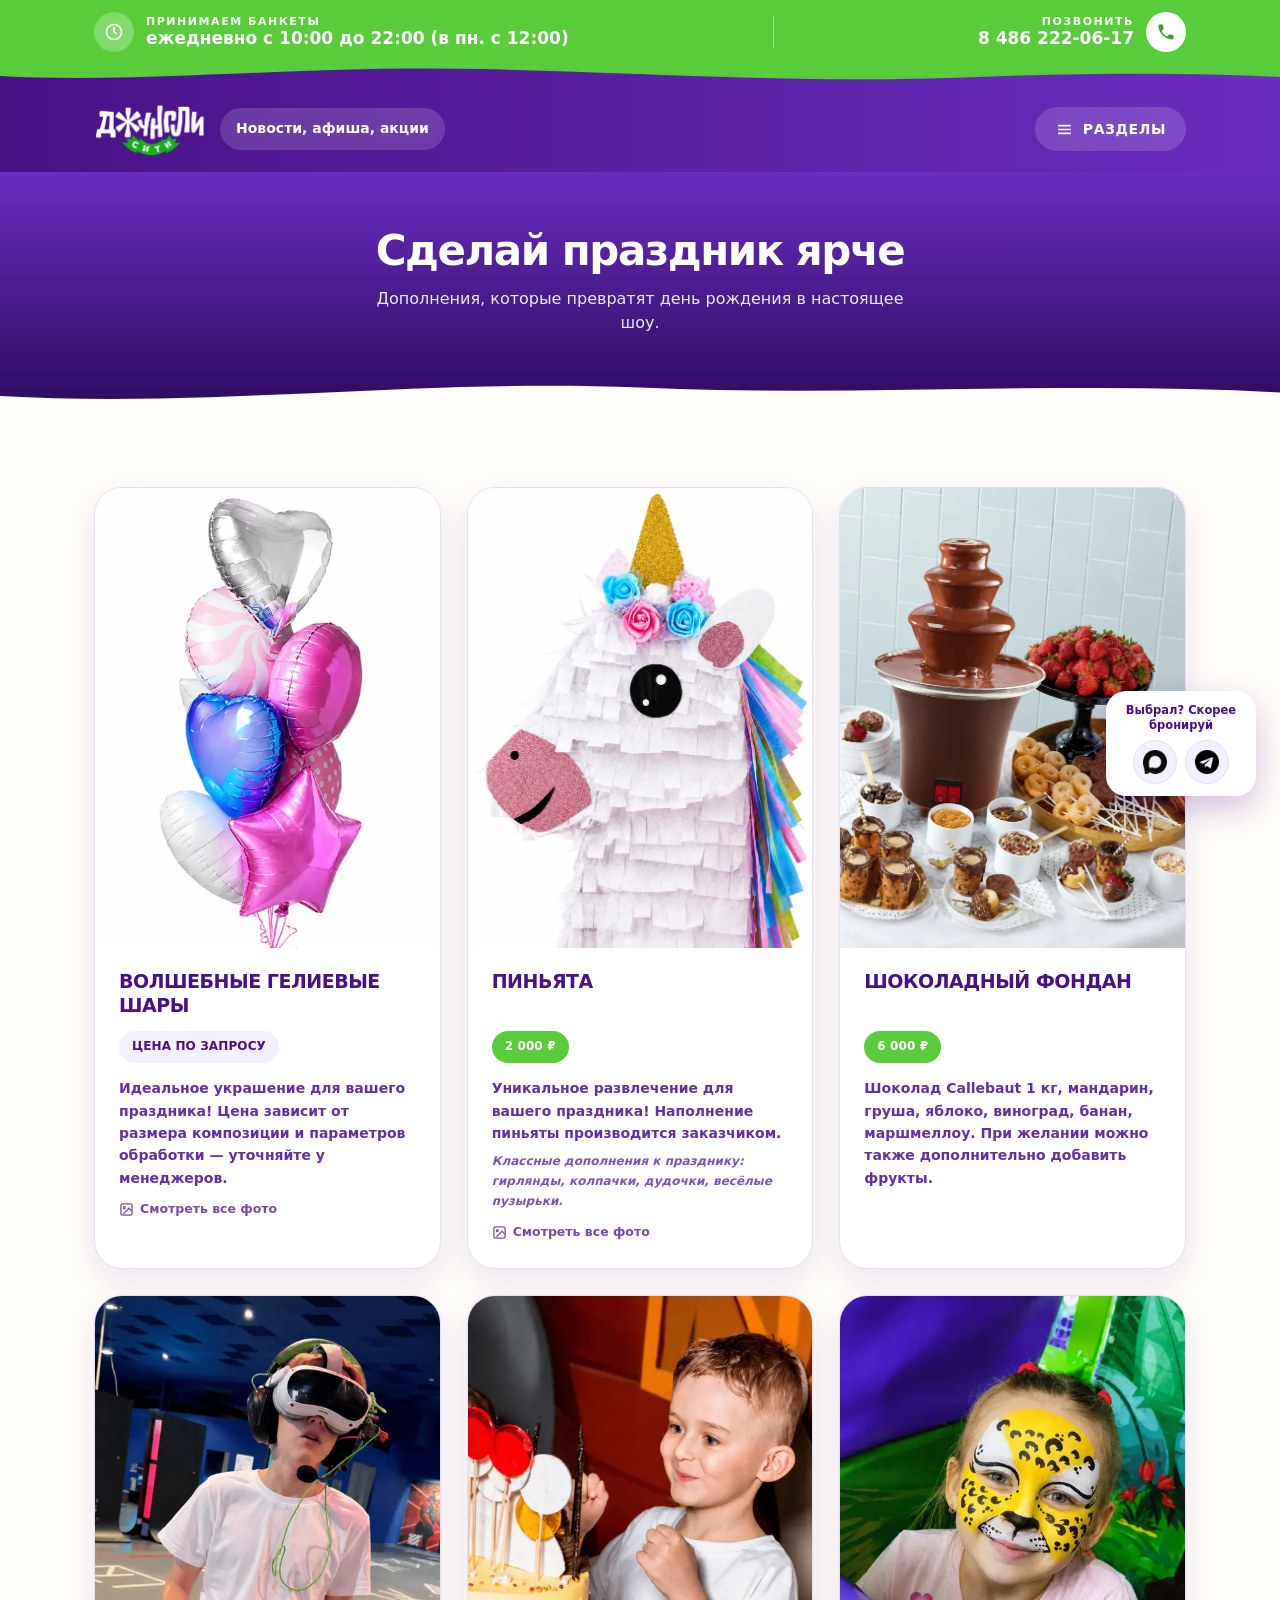
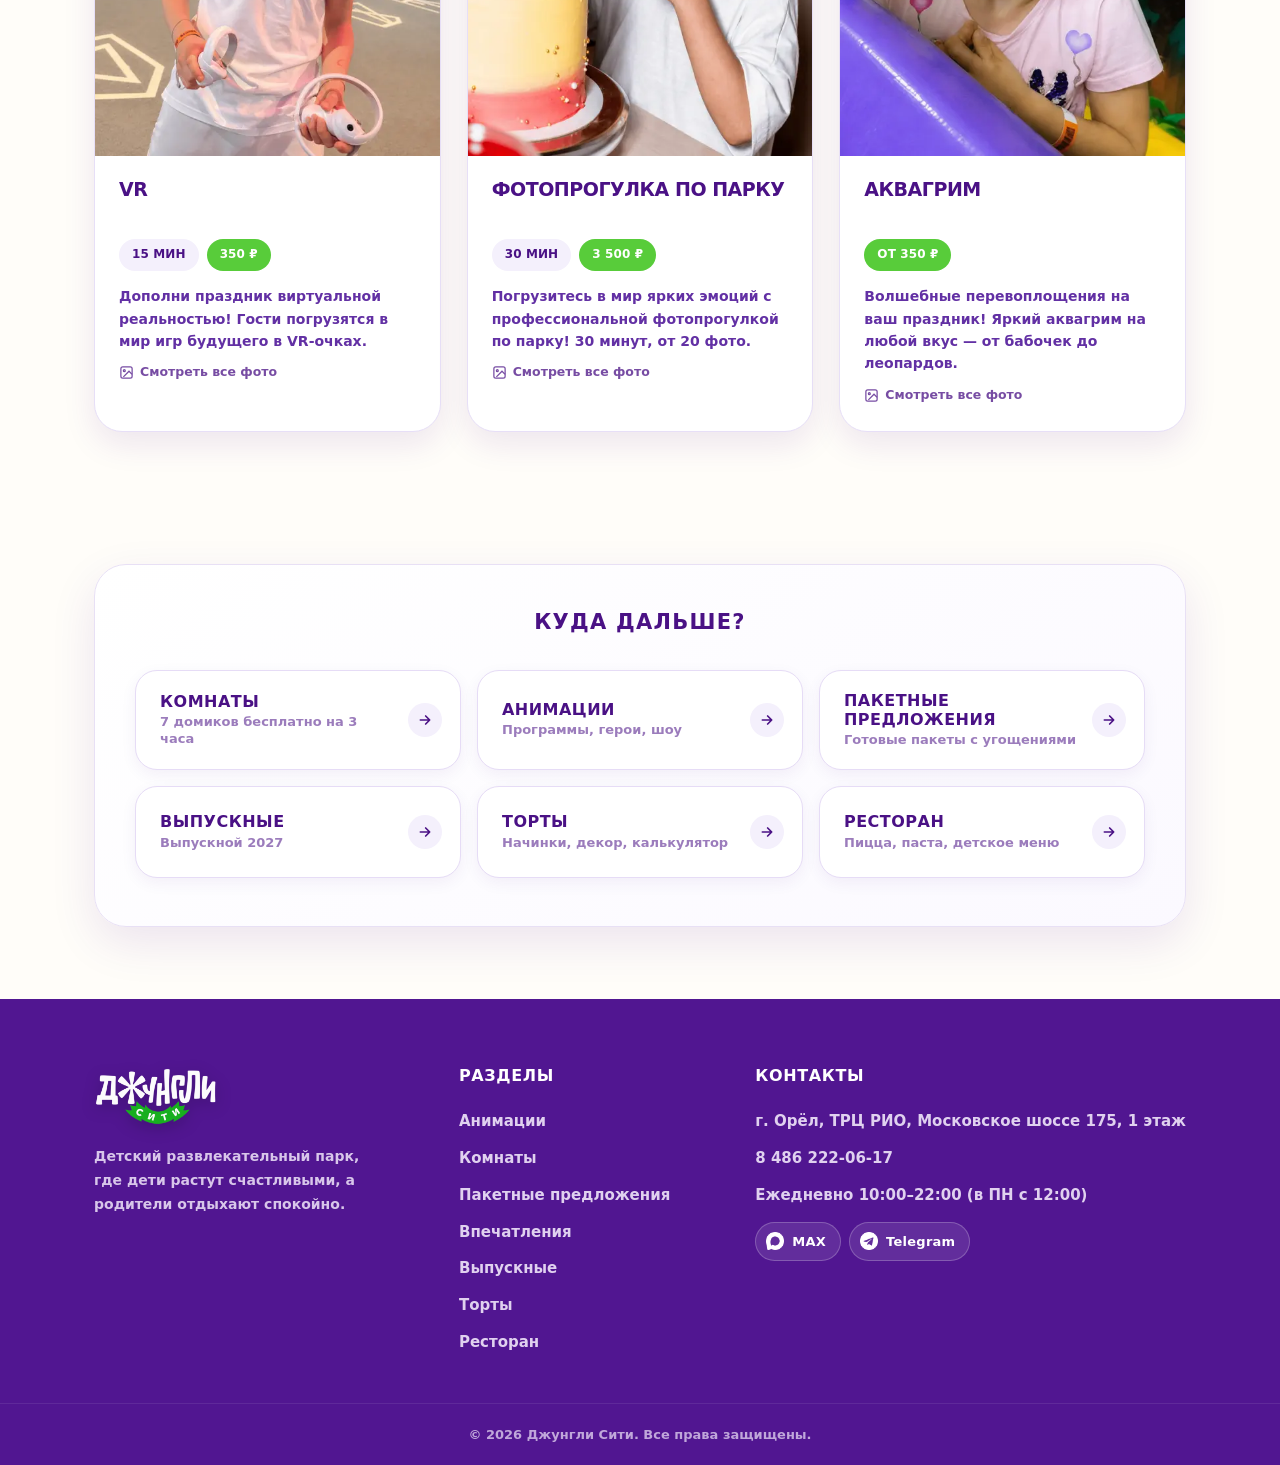
<file: vpechatleniya.html>
<!DOCTYPE html>
<html lang="ru"><head>
<meta charset="UTF-8">
<meta name="viewport" content="width=device-width, initial-scale=1.0">
<meta name="description" content="Дни рождения под ключ: комнаты для праздника, анимации и шоу, впечатления, торты и ресторан. ТРЦ «РИО», Московское шоссе, 175.">
<meta property="og:type" content="website">
<meta property="og:site_name" content="Джунгли Сити · Орёл">
<meta property="og:locale" content="ru_RU">
<meta property="og:title" content="Джунгли Сити — детский парк развлечений в Орле">
<meta property="og:description" content="Дни рождения под ключ: комнаты для праздника, анимации и шоу, впечатления, торты и ресторан. ТРЦ «РИО», Московское шоссе, 175.">
<meta property="og:url" content="https://mazzaleeen.github.io/jungleOREL/vpechatleniya.html">
<meta property="og:image" content="https://mazzaleeen.github.io/jungleOREL/images/og-image.jpg">
<meta property="og:image:width" content="1200">
<meta property="og:image:height" content="630">
<meta name="twitter:card" content="summary_large_image">
<title>Впечатления — Джунгли Сити</title>
<link rel="icon" type="image/x-icon" href="images/favicon.ico">
<link rel="icon" type="image/png" sizes="32x32" href="images/favicon-32.png">
<link rel="icon" type="image/png" sizes="16x16" href="images/favicon-16.png">
<link rel="apple-touch-icon" href="images/apple-touch-icon.png">
<link rel="stylesheet" href="styles.css?v=20261106">
</head>
<body>

<header class="site-header">
  <div class="top-bar">
    <div class="container top-bar__inner">
      <div class="top-item">
        <span class="top-icon top-icon--green">
          <svg viewBox="0 0 24 24" fill="none" stroke="currentColor" stroke-width="2" stroke-linecap="round"><circle cx="12" cy="12" r="9"></circle><path d="M12 7v5l3 2"></path></svg>
        </span>
        <span class="top-text">
          <small>Принимаем банкеты</small>
          <strong>ежедневно с 10:00 до 22:00 (в пн. с 12:00)</strong>
        </span>
      </div>
      <span class="top-divider"></span>
      <a href="tel:84862220617" class="top-item">
        <span class="top-text top-text--right">
          <small>Позвонить</small>
          <strong>8 486 222-06-17</strong>
        </span>
        <span class="top-icon top-icon--white">
          <svg viewBox="0 0 24 24" fill="currentColor"><path d="M6.6 10.8c1.4 2.8 3.8 5.1 6.6 6.6l2.2-2.2c.3-.3.7-.4 1-.2 1.1.4 2.3.6 3.6.6.6 0 1 .4 1 1V20c0 .6-.4 1-1 1C10.6 21 3 13.4 3 4c0-.6.4-1 1-1h3.5c.6 0 1 .4 1 1 0 1.2.2 2.4.6 3.6.1.3 0 .7-.2 1l-2.3 2.2z"></path></svg>
        </span>
      </a>
    </div>
    <svg class="top-wave" viewBox="0 0 1440 52" preserveAspectRatio="none" aria-hidden="true">
      <defs><linearGradient id="gh" x1="0" y1="0" x2="1" y2="0"><stop offset="0" stop-color="#4a1185"></stop><stop offset="1" stop-color="#6b2cc0"></stop></linearGradient></defs>
      <path fill="url(#gh)" d="M0,30 C160,46 340,8 540,16 C740,24 900,46 1100,32 C1260,21 1370,26 1440,32 L1440,52 L0,52 Z"></path>
    </svg>
  </div>
</header>

<div class="main-bar">
    <div class="container main-bar__inner">
      <div class="header-brand">
      <a class="logo" href="index.html"><img src="images/image.png" alt="Джунгли Сити"></a>
      <a class="news-badge" href="https://orel.jucity.ru/" target="_blank" rel="noopener"><span>Новости, афиша, акции</span></a>
      </div>
      <nav class="nav" id="nav" aria-label="Разделы сайта">
        <div class="nav-panel__head">
          <span class="nav-panel__title">Разделы</span>
          <button class="nav-close" type="button" id="navClose" aria-label="Закрыть меню"><svg viewBox="0 0 24 24" fill="none" stroke="currentColor" stroke-width="2.5" stroke-linecap="round"><path d="M6 6l12 12M18 6 6 18"></path></svg></button>
        </div>
        <div class="nav-item"><a class="nav-btn" href="komnaty.html"><span class="nav-txt"><span class="nav-t">Комнаты</span><span class="nav-s">7 домиков бесплатно на 3 часа</span></span></a></div>
        <div class="nav-item">
          <button class="nav-btn" type="button" data-flyout-trigger="anim-nav"><span class="nav-txt"><span class="nav-t">Анимации</span><span class="nav-s">Программы, герои, шоу</span></span><span class="nav-btn__caret" aria-hidden="true"></span></button>
          <div class="flyout" data-flyout="anim-nav">
            <a href="animations.html#new">Новинки</a>
            <a href="animations.html#themed">Тематические анимации</a>
            <a href="animations.html#heroes">Любимые герои</a>
            <a href="animations.html#activities">Активити программы</a>
            <a href="animations.html#quests">Квесты</a>
            <a href="animations.html#kids">Малышник</a>
            <a href="animations.html#masterclass">Мастер-классы</a>
            <a href="animations.html#shows">Шоу-программы</a>
          </div>
        </div>
        <div class="nav-item"><a class="nav-btn" href="paketnye-predlozheniya.html"><span class="nav-txt"><span class="nav-t">Пакетные предложения</span><span class="nav-s">Готовые пакеты с угощениями</span></span></a></div>
        <div class="nav-item"><a class="nav-btn active" href="vpechatleniya.html" aria-current="page"><span class="nav-txt"><span class="nav-t">Впечатления</span><span class="nav-s">Шары, пиньята, аквагрим</span></span></a></div>
        <div class="nav-item"><a class="nav-btn" href="vypusknoy.html"><span class="nav-txt"><span class="nav-t">Выпускные</span><span class="nav-s">Выпускной 2027</span></span></a></div>
        <div class="nav-item"><a class="nav-btn" href="torty.html"><span class="nav-txt"><span class="nav-t">Торты</span><span class="nav-s">Начинки, декор, калькулятор</span></span></a></div>
        <div class="nav-item"><a class="nav-btn" href="menu.html"><span class="nav-txt"><span class="nav-t">Ресторан</span><span class="nav-s">Пицца, паста, детское меню</span></span></a></div>
        <div class="nav-panel__foot">
          <a class="nav-foot__phone" href="tel:84862220617"><small>Бронирование</small>8 486 222-06-17</a>
          <div class="nav-foot__msg">
            <a href="https://max.ru/u/f9LHodD0cOL3-hnFCTv-07i00iQsmKJ5-jpR4Wm17N9NCynj4RikhUPHmns" target="_blank" rel="noopener" aria-label="Написать в MAX"><img src="images/icons/max.png" alt="MAX"></a>
            <a href="https://t.me/jucity57" target="_blank" rel="noopener" aria-label="Написать в Telegram"><img src="images/icons/telegram.png" alt="Telegram"></a>
          </div>
        </div>
      </nav>
      <button class="burger" id="burger" type="button" aria-label="Открыть разделы" aria-controls="nav" aria-expanded="false"><svg viewBox="0 0 24 24" fill="none" stroke="currentColor" stroke-width="2.2"><path d="M4 7h16M4 12h16M4 17h16"></path></svg>Разделы</button>
    </div>
</div>

<section class="page-hero">
  <div class="container">
    <h1>Сделай праздник ярче</h1>
    <p>Дополнения, которые превратят день рождения в настоящее шоу.</p>
  </div>
  <svg class="page-hero-wave" viewBox="0 0 1440 60" preserveAspectRatio="none" aria-hidden="true">
    <path fill="#FFFDF9" d="M0,40 C240,60 480,10 720,26 C960,42 1200,14 1440,34 L1440,60 L0,60 Z"></path>
  </svg>
</section>

<section class="category pattern-dots" style="background:var(--bg)">
  <div class="container">

    <div class="program-grid program-grid--mixed">

      <div class="program-card program-card--gallery" data-gallery="shary">
        <div class="program-card__photo program-card__photo--cover"><img src="images/vpechatleniya/gelievye-shary.webp" alt="Волшебные гелиевые шары" loading="lazy"></div>
        <div class="program-card__body">
          <h3 class="program-card__title">Волшебные гелиевые шары</h3>
          <div class="program-card__meta">
            <span class="meta-chip">Цена по запросу</span>
          </div>
          <p class="program-card__desc">Идеальное украшение для вашего праздника! Цена зависит от размера композиции и параметров обработки — уточняйте у менеджеров.</p>
          <p class="program-card__gallery-hint"><svg viewBox="0 0 24 24" fill="none" stroke="currentColor" stroke-width="2"><rect x="3" y="3" width="18" height="18" rx="3"></rect><circle cx="8.5" cy="9" r="1.5"></circle><path d="M21 15l-5-5-9 9"></path></svg>Смотреть все фото</p>
        </div>
      </div>

      <div class="program-card program-card--gallery" data-gallery="pinyata">
        <div class="program-card__photo program-card__photo--cover"><img src="images/vpechatleniya/pinyata.webp" alt="Пиньята" loading="lazy"></div>
        <div class="program-card__body">
          <h3 class="program-card__title">Пиньята</h3>
          <div class="program-card__meta">
            <span class="meta-chip meta-chip--price">2 000 ₽</span>
          </div>
          <p class="program-card__desc">Уникальное развлечение для вашего праздника! Наполнение пиньяты производится заказчиком.</p>
          <p class="program-card__note">Классные дополнения к празднику: гирлянды, колпачки, дудочки, весёлые пузырьки.</p>
          <p class="program-card__gallery-hint"><svg viewBox="0 0 24 24" fill="none" stroke="currentColor" stroke-width="2"><rect x="3" y="3" width="18" height="18" rx="3"></rect><circle cx="8.5" cy="9" r="1.5"></circle><path d="M21 15l-5-5-9 9"></path></svg>Смотреть все фото</p>
        </div>
      </div>

      <div class="program-card">
        <div class="program-card__photo program-card__photo--cover"><img src="images/vpechatleniya/shokoladnyy-fontan.webp" alt="Шоколадный фондан" loading="lazy"></div>
        <div class="program-card__body">
          <h3 class="program-card__title">Шоколадный фондан</h3>
          <div class="program-card__meta">
            <span class="meta-chip meta-chip--price">6 000 ₽</span>
          </div>
          <p class="program-card__desc">Шоколад Callebaut 1 кг, мандарин, груша, яблоко, виноград, банан, маршмеллоу. При желании можно также дополнительно добавить фрукты.</p>
        </div>
      </div>

      <div class="program-card program-card--gallery" data-gallery="fidzhital-vr">
        <div class="program-card__photo program-card__photo--cover"><img src="images/vpechatleniya/fidzhital-vr.webp" alt="VR" loading="lazy"></div>
        <div class="program-card__body">
          <h3 class="program-card__title">VR</h3>
          <div class="program-card__meta">
            <span class="meta-chip">15 мин</span>
            <span class="meta-chip meta-chip--price">350 ₽</span>
          </div>
          <p class="program-card__desc">Дополни праздник виртуальной реальностью! Гости погрузятся в мир игр будущего в VR-очках.</p>
          <p class="program-card__gallery-hint"><svg viewBox="0 0 24 24" fill="none" stroke="currentColor" stroke-width="2"><rect x="3" y="3" width="18" height="18" rx="3"></rect><circle cx="8.5" cy="9" r="1.5"></circle><path d="M21 15l-5-5-9 9"></path></svg>Смотреть все фото</p>
        </div>
      </div>

      <div class="program-card program-card--gallery" data-gallery="fotoprogulka">
        <div class="program-card__photo program-card__photo--cover"><img src="images/vpechatleniya/fotoprogulka.webp" alt="Фотопрогулка по парку" loading="lazy"></div>
        <div class="program-card__body">
          <h3 class="program-card__title">Фотопрогулка по парку</h3>
          <div class="program-card__meta">
            <span class="meta-chip">30 мин</span>
            <span class="meta-chip meta-chip--price">3 500 ₽</span>
          </div>
          <p class="program-card__desc">Погрузитесь в мир ярких эмоций с профессиональной фотопрогулкой по парку! 30 минут, от 20 фото.</p>
          <p class="program-card__gallery-hint"><svg viewBox="0 0 24 24" fill="none" stroke="currentColor" stroke-width="2"><rect x="3" y="3" width="18" height="18" rx="3"></rect><circle cx="8.5" cy="9" r="1.5"></circle><path d="M21 15l-5-5-9 9"></path></svg>Смотреть все фото</p>
        </div>
      </div>

      <div class="program-card program-card--gallery" data-gallery="akvagrim">
        <div class="program-card__photo program-card__photo--cover"><img src="images/vpechatleniya/akvagrim.webp" alt="Аквагрим" loading="lazy"></div>
        <div class="program-card__body">
          <h3 class="program-card__title">Аквагрим</h3>
          <div class="program-card__meta">
            <span class="meta-chip meta-chip--price">от 350 ₽</span>
          </div>
          <p class="program-card__desc">Волшебные перевоплощения на ваш праздник! Яркий аквагрим на любой вкус — от бабочек до леопардов.</p>
          <p class="program-card__gallery-hint"><svg viewBox="0 0 24 24" fill="none" stroke="currentColor" stroke-width="2"><rect x="3" y="3" width="18" height="18" rx="3"></rect><circle cx="8.5" cy="9" r="1.5"></circle><path d="M21 15l-5-5-9 9"></path></svg>Смотреть все фото</p>
        </div>
      </div>

    </div>
  </div>
</section>

<div class="gallery-lightbox" id="galleryLightbox">
  <div class="gallery-lightbox__inner">
    <button class="gallery-lightbox__close" type="button" id="galleryLightboxClose" aria-label="Закрыть">
      <svg viewBox="0 0 24 24" fill="none" stroke="currentColor" stroke-width="2.5"><path d="M6 6l12 12M18 6L6 18"></path></svg>
    </button>
    <div class="gallery-lightbox__stage">
      <button class="gallery-lightbox__arrow gallery-lightbox__arrow--prev" type="button" id="galleryPrev" aria-label="Предыдущее фото">
        <svg viewBox="0 0 24 24" fill="none" stroke="currentColor" stroke-width="2.5"><path d="M15 6l-6 6 6 6"></path></svg>
      </button>
      <img id="galleryLightboxImg" alt="">
      <button class="gallery-lightbox__arrow gallery-lightbox__arrow--next" type="button" id="galleryNext" aria-label="Следующее фото">
        <svg viewBox="0 0 24 24" fill="none" stroke="currentColor" stroke-width="2.5"><path d="M9 6l6 6-6 6"></path></svg>
      </button>
    </div>
    <div class="gallery-lightbox__title" id="galleryLightboxTitle"></div>
    <div class="gallery-lightbox__counter" id="galleryLightboxCounter"></div>
  </div>
</div>

<section class="quick-nav quick-nav--bottom">
  <div class="container">
    <div class="quick-nav-card">
      <h2 class="qn-title">Куда дальше?</h2>
      <div class="nav-grid nav-grid--home">
        <a href="komnaty.html" class="nav-card"><span class="qn-txt"><span class="qn-t">Комнаты</span><span class="qn-s">7 домиков бесплатно на 3 часа</span></span><span class="qn-go" aria-hidden="true"><svg viewBox="0 0 24 24" fill="none" stroke="currentColor" stroke-width="2.5" stroke-linecap="round" stroke-linejoin="round"><path d="M5 12h14M13 6l6 6-6 6"></path></svg></span></a>
        <a href="animations.html" class="nav-card"><span class="qn-txt"><span class="qn-t">Анимации</span><span class="qn-s">Программы, герои, шоу</span></span><span class="qn-go" aria-hidden="true"><svg viewBox="0 0 24 24" fill="none" stroke="currentColor" stroke-width="2.5" stroke-linecap="round" stroke-linejoin="round"><path d="M5 12h14M13 6l6 6-6 6"></path></svg></span></a>
        <a href="paketnye-predlozheniya.html" class="nav-card"><span class="qn-txt"><span class="qn-t">Пакетные предложения</span><span class="qn-s">Готовые пакеты с угощениями</span></span><span class="qn-go" aria-hidden="true"><svg viewBox="0 0 24 24" fill="none" stroke="currentColor" stroke-width="2.5" stroke-linecap="round" stroke-linejoin="round"><path d="M5 12h14M13 6l6 6-6 6"></path></svg></span></a>
        <a href="vypusknoy.html" class="nav-card"><span class="qn-txt"><span class="qn-t">Выпускные</span><span class="qn-s">Выпускной 2027</span></span><span class="qn-go" aria-hidden="true"><svg viewBox="0 0 24 24" fill="none" stroke="currentColor" stroke-width="2.5" stroke-linecap="round" stroke-linejoin="round"><path d="M5 12h14M13 6l6 6-6 6"></path></svg></span></a>
        <a href="torty.html" class="nav-card"><span class="qn-txt"><span class="qn-t">Торты</span><span class="qn-s">Начинки, декор, калькулятор</span></span><span class="qn-go" aria-hidden="true"><svg viewBox="0 0 24 24" fill="none" stroke="currentColor" stroke-width="2.5" stroke-linecap="round" stroke-linejoin="round"><path d="M5 12h14M13 6l6 6-6 6"></path></svg></span></a>
        <a href="menu.html" class="nav-card"><span class="qn-txt"><span class="qn-t">Ресторан</span><span class="qn-s">Пицца, паста, детское меню</span></span><span class="qn-go" aria-hidden="true"><svg viewBox="0 0 24 24" fill="none" stroke="currentColor" stroke-width="2.5" stroke-linecap="round" stroke-linejoin="round"><path d="M5 12h14M13 6l6 6-6 6"></path></svg></span></a>
      </div>
    </div>
  </div>
</section>

<footer>
  <div class="footer-inner">
    <div>
      <div class="footer-logo"><img src="images/image.png" alt="Джунгли Сити"></div>
      <p>Детский развлекательный парк, где дети растут счастливыми, а родители отдыхают спокойно.</p>
    </div>
    <div>
      <h4>Разделы</h4>
      <a href="animations.html">Анимации</a>
      <a href="komnaty.html">Комнаты</a>
      <a href="paketnye-predlozheniya.html">Пакетные предложения</a>
      <a href="vpechatleniya.html">Впечатления</a>
      <a href="vypusknoy.html">Выпускные</a>
      <a href="torty.html">Торты</a>
      <a href="menu.html">Ресторан</a>
    </div>
    <div>
      <h4>Контакты</h4>
      <a href="#">г. Орёл, ТРЦ РИО, Московское шоссе 175, 1 этаж</a>
      <a href="tel:84862220617">8 486 222-06-17</a>
      <a href="#">Ежедневно 10:00–22:00 (в ПН с 12:00)</a>
      <div class="footer-social">
        <a href="https://max.ru/u/f9LHodD0cOL3-hnFCTv-07i00iQsmKJ5-jpR4Wm17N9NCynj4RikhUPHmns" target="_blank" rel="noopener" aria-label="Написать в MAX"><img src="images/icons/max.png" alt="" width="18" height="18">MAX</a>
        <a href="https://t.me/jucity57" target="_blank" rel="noopener" aria-label="Написать в Telegram"><img src="images/icons/telegram.png" alt="" width="18" height="18">Telegram</a>
      </div>
    </div>
  </div>
  <div class="footer-bottom">© 2026 Джунгли Сити. Все права защищены.</div>
</footer>

<div class="mbar" aria-label="Связаться с нами">
  <a class="mbar__call" href="tel:84862220617"><svg viewBox="0 0 24 24" fill="currentColor" aria-hidden="true"><path d="M6.6 10.8c1.4 2.8 3.8 5.1 6.6 6.6l2.2-2.2c.3-.3.7-.4 1-.2 1.1.4 2.3.6 3.6.6.6 0 1 .4 1 1V20c0 .6-.4 1-1 1C10.6 21 3 13.4 3 4c0-.6.4-1 1-1h3.5c.6 0 1 .4 1 1 0 1.2.2 2.4.6 3.6.1.3 0 .7-.2 1l-2.3 2.2z"></path></svg><span>Позвонить</span></a>
  <a class="mbar__ic" href="https://max.ru/u/f9LHodD0cOL3-hnFCTv-07i00iQsmKJ5-jpR4Wm17N9NCynj4RikhUPHmns" target="_blank" rel="noopener" aria-label="Написать в MAX"><img src="images/icons/max.png" alt=""></a>
  <a class="mbar__ic" href="https://t.me/jucity57" target="_blank" rel="noopener" aria-label="Написать в Telegram"><img src="images/icons/telegram.png" alt=""></a>
  <button class="mbar__ic mbar__up" type="button" aria-label="Наверх"><svg viewBox="0 0 24 24" fill="none" stroke="currentColor" stroke-width="2.5" stroke-linecap="round" stroke-linejoin="round" aria-hidden="true"><path d="M12 19V5M5 12l7-7 7 7"></path></svg></button>
</div>
<div class="booking-widget">
  <span class="booking-widget__label">Выбрал? Скорее бронируй</span>
  <div class="booking-widget__buttons">
    <a class="booking-widget__btn booking-widget__btn--max" href="https://max.ru/u/f9LHodD0cOL3-hnFCTv-07i00iQsmKJ5-jpR4Wm17N9NCynj4RikhUPHmns" target="_blank" rel="noopener" aria-label="Написать в MAX"><img src="images/icons/max.png" alt="MAX"></a>
    <a class="booking-widget__btn booking-widget__btn--tg" href="https://t.me/jucity57" target="_blank" rel="noopener" aria-label="Написать в Telegram"><img src="images/icons/telegram.png" alt="Telegram"></a>
  </div>
</div>
<button class="to-top" id="toTop" aria-label="Наверх">
  <svg viewBox="0 0 24 24" fill="none" stroke="currentColor" stroke-width="2.5"><path d="M12 19V5M5 12l7-7 7 7"></path></svg>
  <span>Наверх</span>
</button>

<script src="main.js?v=20261106"></script>
<script type="application/json" id="galleriesData" data-admin="Галереи впечатлений" data-admin-schema="{&quot;type&quot;: &quot;groups&quot;, &quot;label&quot;: &quot;Фото в галереях «Смотреть все фото»&quot;, &quot;groupLabel&quot;: {&quot;field&quot;: &quot;title&quot;}, &quot;of&quot;: {&quot;type&quot;: &quot;object&quot;, &quot;fields&quot;: {&quot;title&quot;: {&quot;type&quot;: &quot;text&quot;, &quot;label&quot;: &quot;Заголовок галереи&quot;}, &quot;photos&quot;: {&quot;type&quot;: &quot;imagelist&quot;, &quot;label&quot;: &quot;Фото&quot;, &quot;dir&quot;: &quot;assets/uploads/vpechatleniya&quot;}}}}">
{
 "shary": {
  "title": "Волшебные гелиевые шары",
  "photos": [
   "images/vpechatleniya/gallery/shary-0.webp",
   "images/vpechatleniya/gallery/shary-6.webp",
   "images/vpechatleniya/gallery/shary-7.webp"
  ]
 },
 "pinyata": {
  "title": "Пиньята",
  "photos": [
   "images/vpechatleniya/gallery/pinyata-0.webp",
   "images/vpechatleniya/gallery/pinyata-1.webp",
   "images/vpechatleniya/gallery/pinyata-2.webp"
  ]
 },
 "akvagrim": {
  "title": "Аквагрим",
  "photos": [
   "images/vpechatleniya/gallery/akvagrim-0.webp",
   "images/vpechatleniya/gallery/akvagrim-1.webp",
   "images/vpechatleniya/gallery/akvagrim-2.webp"
  ]
 },
 "fidzhital-vr": {
  "title": "VR",
  "photos": [
   "images/vpechatleniya/gallery/fidzhital-vr-0.webp",
   "images/vpechatleniya/gallery/fidzhital-vr-1.webp",
   "images/vpechatleniya/gallery/fidzhital-vr-2.webp"
  ]
 },
 "fotoprogulka": {
  "title": "Фотопрогулка по парку",
  "photos": [
   "images/vpechatleniya/gallery/fotoprogulka-0.webp",
   "images/vpechatleniya/gallery/fotoprogulka-1.webp",
   "images/vpechatleniya/gallery/fotoprogulka-2.webp",
   "images/vpechatleniya/gallery/fotoprogulka-3.webp",
   "images/vpechatleniya/gallery/fotoprogulka-4.webp",
   "images/vpechatleniya/gallery/fotoprogulka-5.webp"
  ]
 }
}
</script>
<script>
(function () {
  const GALLERIES = JSON.parse(document.getElementById('galleriesData').textContent);

  const lightbox = document.getElementById('galleryLightbox');
  const img = document.getElementById('galleryLightboxImg');
  const titleEl = document.getElementById('galleryLightboxTitle');
  const counterEl = document.getElementById('galleryLightboxCounter');
  const btnClose = document.getElementById('galleryLightboxClose');
  const btnPrev = document.getElementById('galleryPrev');
  const btnNext = document.getElementById('galleryNext');

  let currentKey = null;
  let currentIndex = 0;

  function render() {
    const gallery = GALLERIES[currentKey];
    if (!gallery) return;
    const file = gallery.photos[currentIndex];
    img.src = file;
    img.alt = gallery.title;
    titleEl.textContent = gallery.title;
    counterEl.textContent = `${currentIndex + 1} / ${gallery.photos.length}`;
  }

  function open(key) {
    if (!GALLERIES[key]) return;
    currentKey = key;
    currentIndex = 0;
    render();
    lightbox.classList.add('open');
  }

  function close() {
    lightbox.classList.remove('open');
  }

  function step(delta) {
    const gallery = GALLERIES[currentKey];
    if (!gallery) return;
    const len = gallery.photos.length;
    currentIndex = (currentIndex + delta + len) % len;
    render();
  }

  document.querySelectorAll('[data-gallery]').forEach(card => {
    card.addEventListener('click', () => open(card.getAttribute('data-gallery')));
  });

  btnClose.addEventListener('click', close);
  btnPrev.addEventListener('click', (e) => { e.stopPropagation(); step(-1); });
  btnNext.addEventListener('click', (e) => { e.stopPropagation(); step(1); });

  lightbox.addEventListener('click', (e) => {
    if (e.target === lightbox) close();
  });

  document.addEventListener('keydown', (e) => {
    if (!lightbox.classList.contains('open')) return;
    if (e.key === 'Escape') close();
    if (e.key === 'ArrowLeft') step(-1);
    if (e.key === 'ArrowRight') step(1);
  });

  let touchStartX = null;
  const stage = document.querySelector('.gallery-lightbox__stage');
  stage.addEventListener('touchstart', (e) => { touchStartX = e.touches[0].clientX; });
  stage.addEventListener('touchend', (e) => {
    if (touchStartX === null) return;
    const diff = e.changedTouches[0].clientX - touchStartX;
    if (Math.abs(diff) > 40) step(diff > 0 ? -1 : 1);
    touchStartX = null;
  });
})();
</script>
</body></html>
</file>
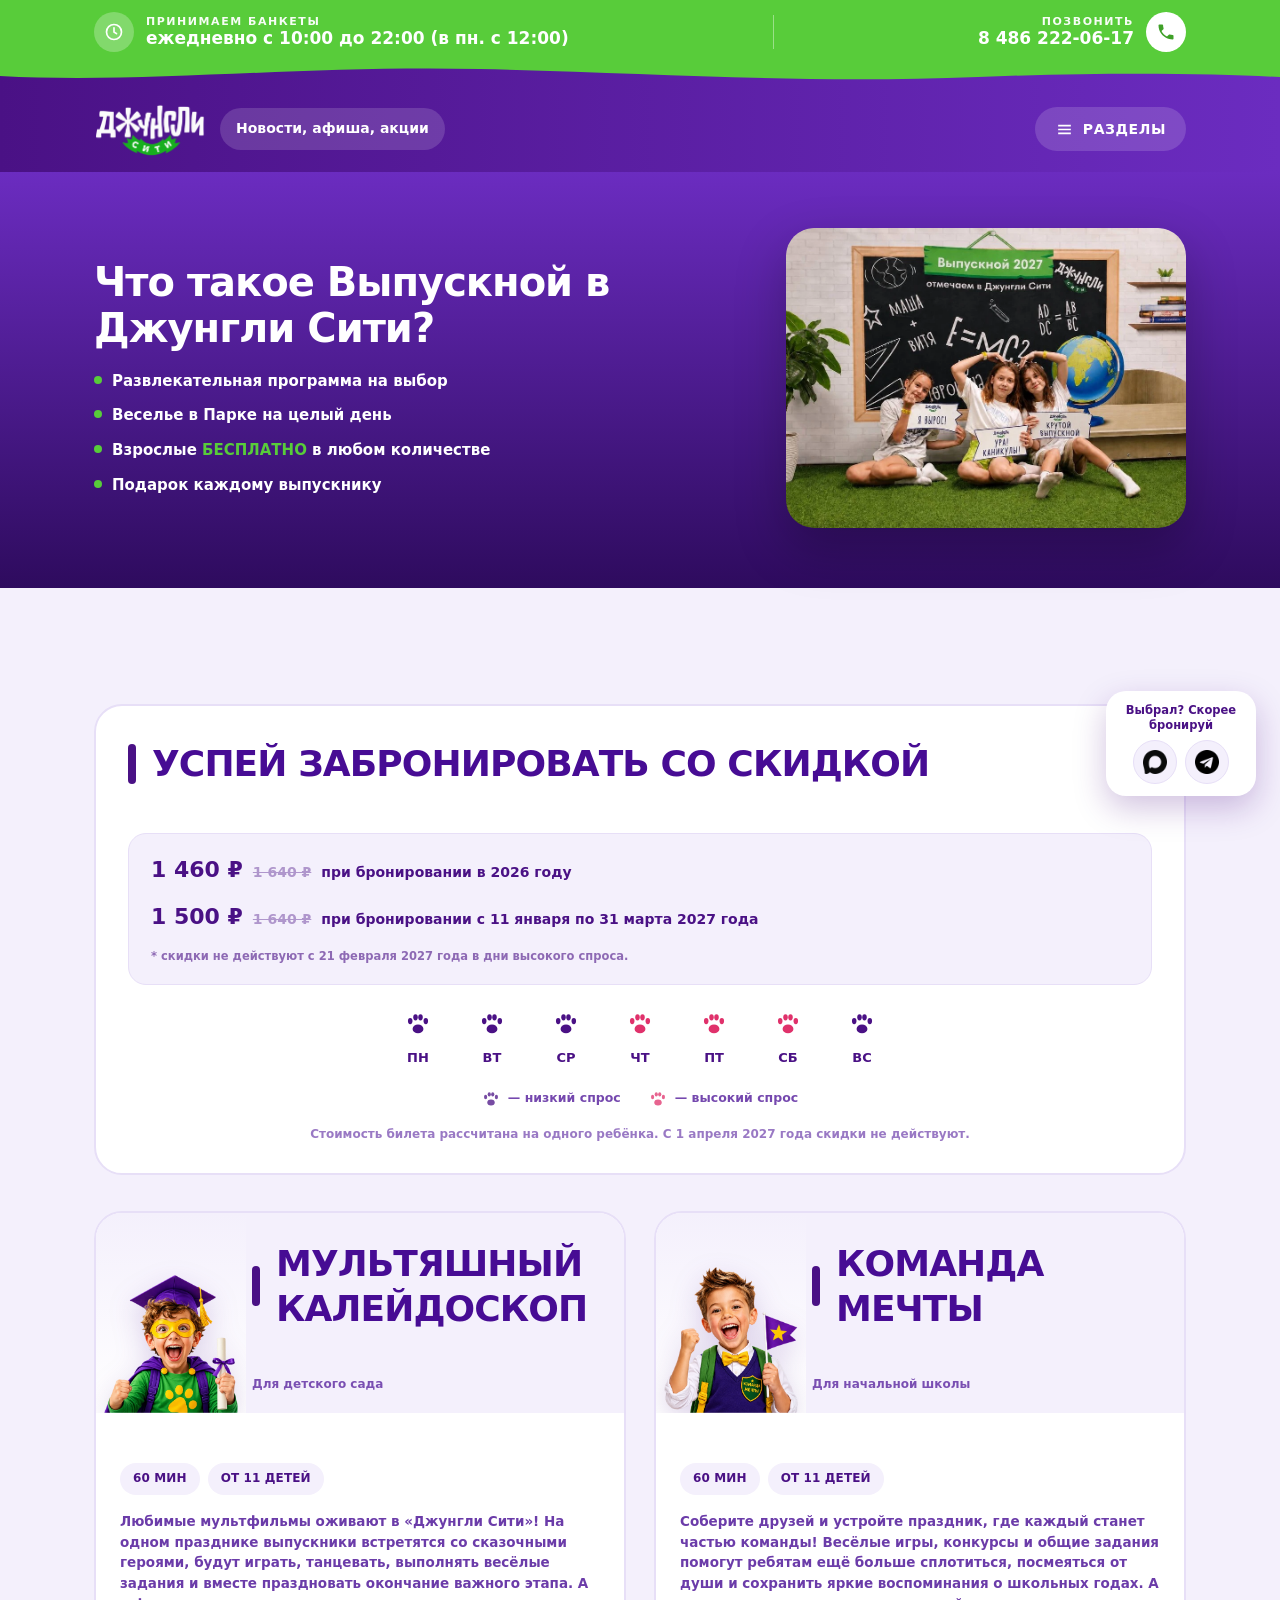
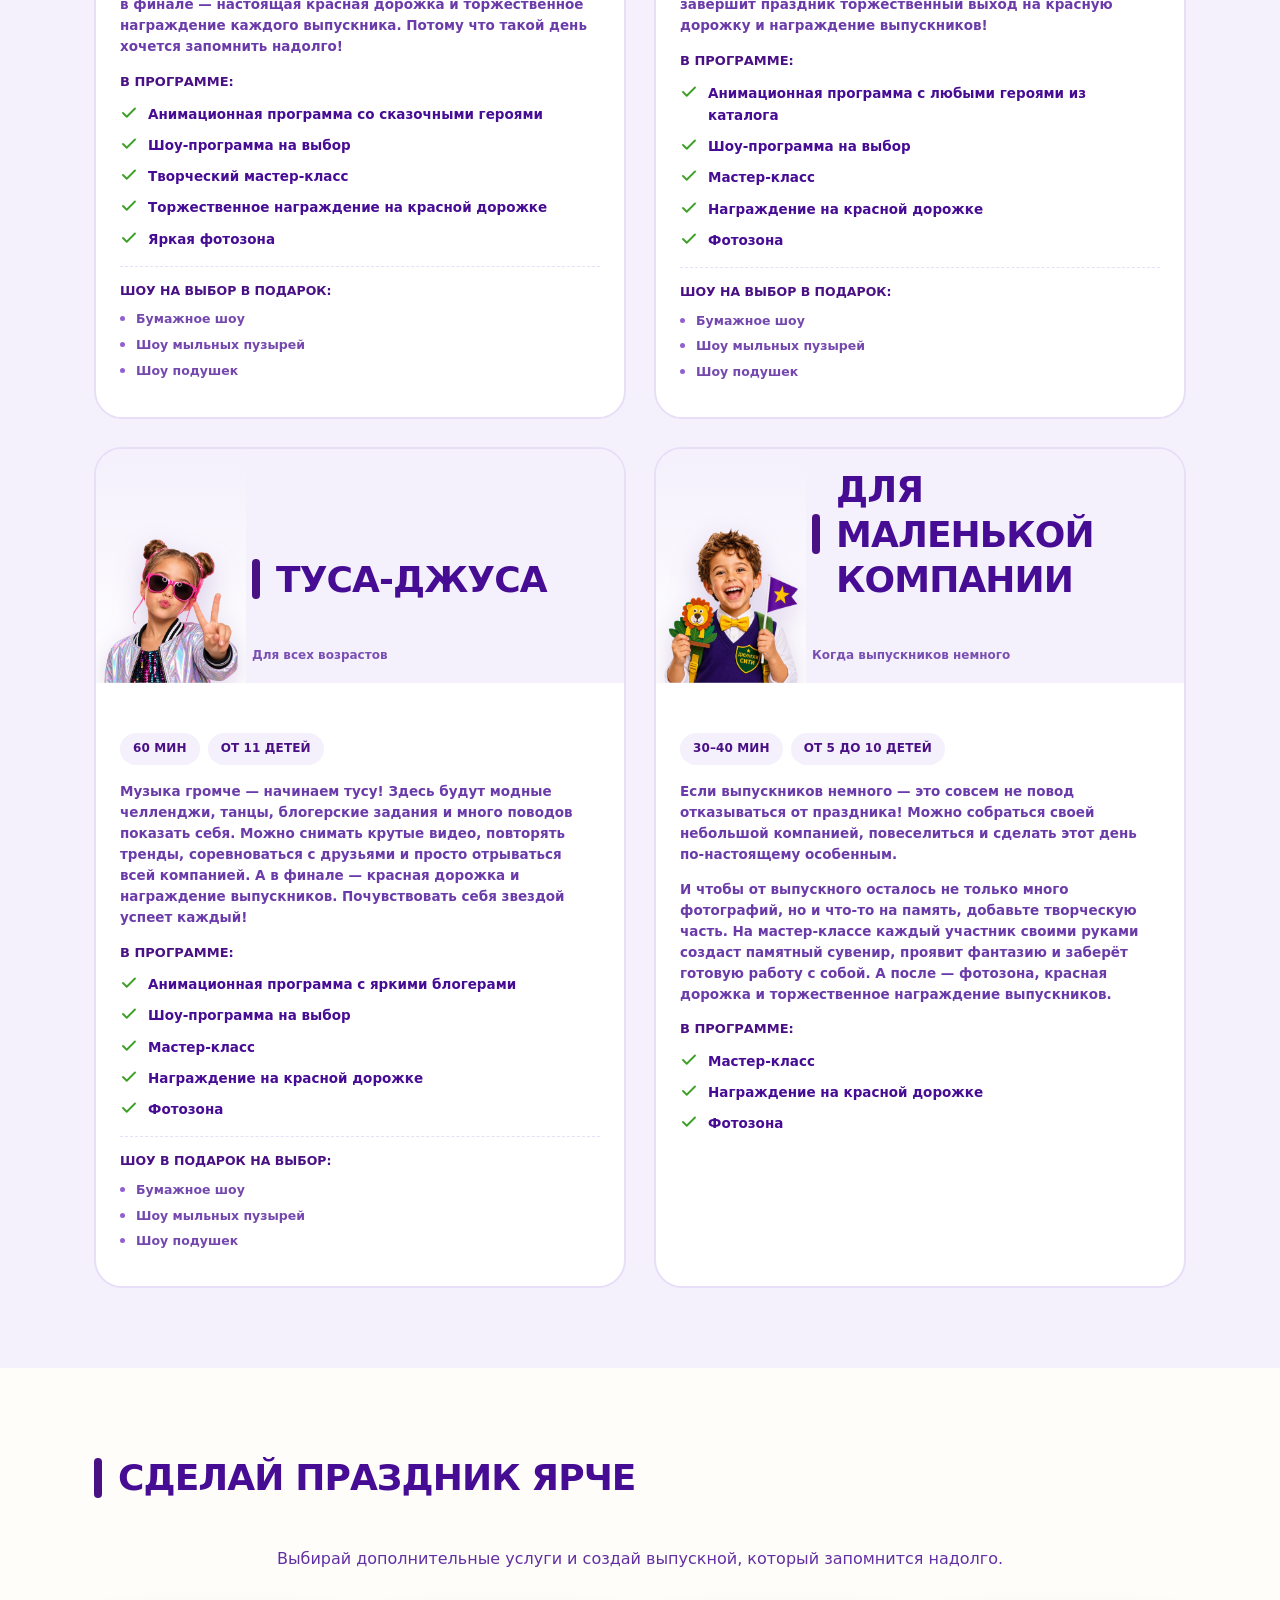
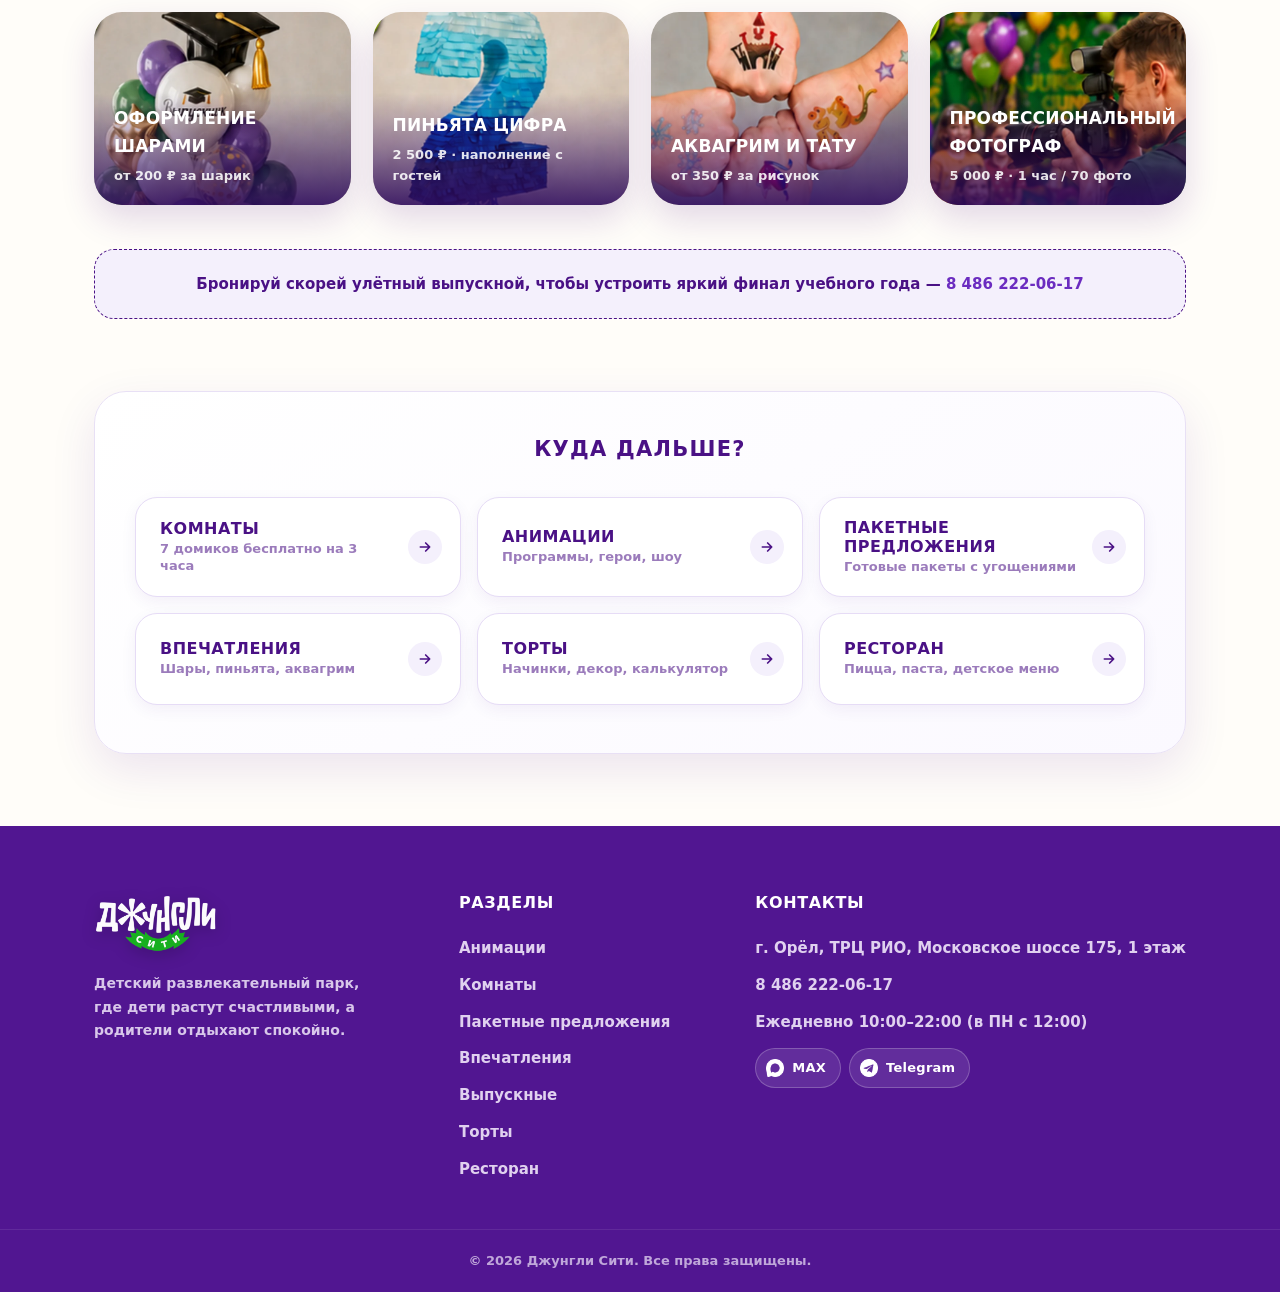
<file: vypusknoy.html>
<!DOCTYPE html>
<html lang="ru"><head>
<meta charset="UTF-8">
<meta name="viewport" content="width=device-width, initial-scale=1.0">
<meta name="description" content="Дни рождения под ключ: комнаты для праздника, анимации и шоу, впечатления, торты и ресторан. ТРЦ «РИО», Московское шоссе, 175.">
<meta property="og:type" content="website">
<meta property="og:site_name" content="Джунгли Сити · Орёл">
<meta property="og:locale" content="ru_RU">
<meta property="og:title" content="Джунгли Сити — детский парк развлечений в Орле">
<meta property="og:description" content="Дни рождения под ключ: комнаты для праздника, анимации и шоу, впечатления, торты и ресторан. ТРЦ «РИО», Московское шоссе, 175.">
<meta property="og:url" content="https://mazzaleeen.github.io/jungleOREL/vypusknoy.html">
<meta property="og:image" content="https://mazzaleeen.github.io/jungleOREL/images/og-image.jpg">
<meta property="og:image:width" content="1200">
<meta property="og:image:height" content="630">
<meta name="twitter:card" content="summary_large_image">
<title>Выпускной 2027 — Джунгли Сити</title>
<link rel="icon" type="image/x-icon" href="images/favicon.ico">
<link rel="icon" type="image/png" sizes="32x32" href="images/favicon-32.png">
<link rel="icon" type="image/png" sizes="16x16" href="images/favicon-16.png">
<link rel="apple-touch-icon" href="images/apple-touch-icon.png">
<link rel="stylesheet" href="styles.css?v=20261106">
</head>
<body>

<header class="site-header">
  <div class="top-bar">
    <div class="container top-bar__inner">
      <div class="top-item">
        <span class="top-icon top-icon--green">
          <svg viewBox="0 0 24 24" fill="none" stroke="currentColor" stroke-width="2" stroke-linecap="round"><circle cx="12" cy="12" r="9"></circle><path d="M12 7v5l3 2"></path></svg>
        </span>
        <span class="top-text">
          <small>Принимаем банкеты</small>
          <strong>ежедневно с 10:00 до 22:00 (в пн. с 12:00)</strong>
        </span>
      </div>
      <span class="top-divider"></span>
      <a href="tel:84862220617" class="top-item">
        <span class="top-text top-text--right">
          <small>Позвонить</small>
          <strong>8 486 222-06-17</strong>
        </span>
        <span class="top-icon top-icon--white">
          <svg viewBox="0 0 24 24" fill="currentColor"><path d="M6.6 10.8c1.4 2.8 3.8 5.1 6.6 6.6l2.2-2.2c.3-.3.7-.4 1-.2 1.1.4 2.3.6 3.6.6.6 0 1 .4 1 1V20c0 .6-.4 1-1 1C10.6 21 3 13.4 3 4c0-.6.4-1 1-1h3.5c.6 0 1 .4 1 1 0 1.2.2 2.4.6 3.6.1.3 0 .7-.2 1l-2.3 2.2z"></path></svg>
        </span>
      </a>
    </div>
    <svg class="top-wave" viewBox="0 0 1440 52" preserveAspectRatio="none" aria-hidden="true">
      <defs><linearGradient id="gh" x1="0" y1="0" x2="1" y2="0"><stop offset="0" stop-color="#4a1185"></stop><stop offset="1" stop-color="#6b2cc0"></stop></linearGradient></defs>
      <path fill="url(#gh)" d="M0,30 C160,46 340,8 540,16 C740,24 900,46 1100,32 C1260,21 1370,26 1440,32 L1440,52 L0,52 Z"></path>
    </svg>
  </div>
</header>

<div class="main-bar">
    <div class="container main-bar__inner">
      <div class="header-brand">
      <a class="logo" href="index.html"><img src="images/image.png" alt="Джунгли Сити"></a>
      <a class="news-badge" href="https://orel.jucity.ru/" target="_blank" rel="noopener"><span>Новости, афиша, акции</span></a>
      </div>
      <nav class="nav" id="nav" aria-label="Разделы сайта">
        <div class="nav-panel__head">
          <span class="nav-panel__title">Разделы</span>
          <button class="nav-close" type="button" id="navClose" aria-label="Закрыть меню"><svg viewBox="0 0 24 24" fill="none" stroke="currentColor" stroke-width="2.5" stroke-linecap="round"><path d="M6 6l12 12M18 6 6 18"></path></svg></button>
        </div>
        <div class="nav-item"><a class="nav-btn" href="komnaty.html"><span class="nav-txt"><span class="nav-t">Комнаты</span><span class="nav-s">7 домиков бесплатно на 3 часа</span></span></a></div>
        <div class="nav-item">
          <button class="nav-btn" type="button" data-flyout-trigger="anim-nav"><span class="nav-txt"><span class="nav-t">Анимации</span><span class="nav-s">Программы, герои, шоу</span></span><span class="nav-btn__caret" aria-hidden="true"></span></button>
          <div class="flyout" data-flyout="anim-nav">
            <a href="animations.html#new">Новинки</a>
            <a href="animations.html#themed">Тематические анимации</a>
            <a href="animations.html#heroes">Любимые герои</a>
            <a href="animations.html#activities">Активити программы</a>
            <a href="animations.html#quests">Квесты</a>
            <a href="animations.html#kids">Малышник</a>
            <a href="animations.html#masterclass">Мастер-классы</a>
            <a href="animations.html#shows">Шоу-программы</a>
          </div>
        </div>
        <div class="nav-item"><a class="nav-btn" href="paketnye-predlozheniya.html"><span class="nav-txt"><span class="nav-t">Пакетные предложения</span><span class="nav-s">Готовые пакеты с угощениями</span></span></a></div>
        <div class="nav-item"><a class="nav-btn" href="vpechatleniya.html"><span class="nav-txt"><span class="nav-t">Впечатления</span><span class="nav-s">Шары, пиньята, аквагрим</span></span></a></div>
        <div class="nav-item"><a class="nav-btn active" href="vypusknoy.html" aria-current="page"><span class="nav-txt"><span class="nav-t">Выпускные</span><span class="nav-s">Выпускной 2027</span></span></a></div>
        <div class="nav-item"><a class="nav-btn" href="torty.html"><span class="nav-txt"><span class="nav-t">Торты</span><span class="nav-s">Начинки, декор, калькулятор</span></span></a></div>
        <div class="nav-item"><a class="nav-btn" href="menu.html"><span class="nav-txt"><span class="nav-t">Ресторан</span><span class="nav-s">Пицца, паста, детское меню</span></span></a></div>
        <div class="nav-panel__foot">
          <a class="nav-foot__phone" href="tel:84862220617"><small>Бронирование</small>8 486 222-06-17</a>
          <div class="nav-foot__msg">
            <a href="https://max.ru/u/f9LHodD0cOL3-hnFCTv-07i00iQsmKJ5-jpR4Wm17N9NCynj4RikhUPHmns" target="_blank" rel="noopener" aria-label="Написать в MAX"><img src="images/icons/max.png" alt="MAX"></a>
            <a href="https://t.me/jucity57" target="_blank" rel="noopener" aria-label="Написать в Telegram"><img src="images/icons/telegram.png" alt="Telegram"></a>
          </div>
        </div>
      </nav>
      <button class="burger" id="burger" type="button" aria-label="Открыть разделы" aria-controls="nav" aria-expanded="false"><svg viewBox="0 0 24 24" fill="none" stroke="currentColor" stroke-width="2.2"><path d="M4 7h16M4 12h16M4 17h16"></path></svg>Разделы</button>
    </div>
</div>

<section class="promo-hero">
  <div class="container">
    <div class="promo-hero__grid">
      <div class="promo-hero__text">
        <h1>Что такое Выпускной в Джунгли Сити?</h1>

        <ul>
          <li>Развлекательная программа на выбор</li>
          <li>Веселье в Парке на целый день</li>
          <li><span>Взрослые <strong style="color:var(--green);text-transform:uppercase">бесплатно</strong> в любом количестве</span></li>
          <li>Подарок каждому выпускнику</li>
        </ul>
      </div>

      <div class="promo-hero__media"><img src="images/vypusknoy/vypusknoy-hero.webp" alt="Выпускной 2027 — отмечаем в Джунгли Сити"></div>
    </div>
  </div>
</section>

<section class="category pattern-dots-light" style="background:var(--bg-lavender)">
  <div class="container">

    <div class="booking-calendar">
      <h2 class="booking-calendar__title">Успей забронировать со скидкой</h2>

      <div class="price-tiers price-tiers--light">
        <div class="price-tier">
          <span class="price-tier__new">1 460 ₽</span>
          <span class="price-tier__old">1 640 ₽</span>
          <span>при бронировании в 2026 году</span>
        </div>
        <div class="price-tier">
          <span class="price-tier__new">1 500 ₽</span>
          <span class="price-tier__old">1 640 ₽</span>
          <span>при бронировании с 11 января по 31 марта 2027 года</span>
        </div>
        <small>* скидки не действуют с 21 февраля 2027 года в дни высокого спроса.</small>
      </div>

      <div class="booking-calendar__row">
        <div class="booking-day booking-day--low">
          <div class="booking-day__paw"><svg viewBox="0 0 24 24" fill="currentColor"><ellipse cx="12" cy="16.5" rx="5" ry="4"></ellipse><ellipse cx="4.8" cy="9.3" rx="2.1" ry="2.9"></ellipse><ellipse cx="9.7" cy="5.8" rx="2.1" ry="2.9"></ellipse><ellipse cx="14.3" cy="5.8" rx="2.1" ry="2.9"></ellipse><ellipse cx="19.2" cy="9.3" rx="2.1" ry="2.9"></ellipse></svg></div>
          <div class="booking-day__label">ПН</div>
        </div>
        <div class="booking-day booking-day--low">
          <div class="booking-day__paw"><svg viewBox="0 0 24 24" fill="currentColor"><ellipse cx="12" cy="16.5" rx="5" ry="4"></ellipse><ellipse cx="4.8" cy="9.3" rx="2.1" ry="2.9"></ellipse><ellipse cx="9.7" cy="5.8" rx="2.1" ry="2.9"></ellipse><ellipse cx="14.3" cy="5.8" rx="2.1" ry="2.9"></ellipse><ellipse cx="19.2" cy="9.3" rx="2.1" ry="2.9"></ellipse></svg></div>
          <div class="booking-day__label">ВТ</div>
        </div>
        <div class="booking-day booking-day--low">
          <div class="booking-day__paw"><svg viewBox="0 0 24 24" fill="currentColor"><ellipse cx="12" cy="16.5" rx="5" ry="4"></ellipse><ellipse cx="4.8" cy="9.3" rx="2.1" ry="2.9"></ellipse><ellipse cx="9.7" cy="5.8" rx="2.1" ry="2.9"></ellipse><ellipse cx="14.3" cy="5.8" rx="2.1" ry="2.9"></ellipse><ellipse cx="19.2" cy="9.3" rx="2.1" ry="2.9"></ellipse></svg></div>
          <div class="booking-day__label">СР</div>
        </div>
        <div class="booking-day booking-day--high">
          <div class="booking-day__paw"><svg viewBox="0 0 24 24" fill="currentColor"><ellipse cx="12" cy="16.5" rx="5" ry="4"></ellipse><ellipse cx="4.8" cy="9.3" rx="2.1" ry="2.9"></ellipse><ellipse cx="9.7" cy="5.8" rx="2.1" ry="2.9"></ellipse><ellipse cx="14.3" cy="5.8" rx="2.1" ry="2.9"></ellipse><ellipse cx="19.2" cy="9.3" rx="2.1" ry="2.9"></ellipse></svg></div>
          <div class="booking-day__label">ЧТ</div>
        </div>
        <div class="booking-day booking-day--high">
          <div class="booking-day__paw"><svg viewBox="0 0 24 24" fill="currentColor"><ellipse cx="12" cy="16.5" rx="5" ry="4"></ellipse><ellipse cx="4.8" cy="9.3" rx="2.1" ry="2.9"></ellipse><ellipse cx="9.7" cy="5.8" rx="2.1" ry="2.9"></ellipse><ellipse cx="14.3" cy="5.8" rx="2.1" ry="2.9"></ellipse><ellipse cx="19.2" cy="9.3" rx="2.1" ry="2.9"></ellipse></svg></div>
          <div class="booking-day__label">ПТ</div>
        </div>
        <div class="booking-day booking-day--high">
          <div class="booking-day__paw"><svg viewBox="0 0 24 24" fill="currentColor"><ellipse cx="12" cy="16.5" rx="5" ry="4"></ellipse><ellipse cx="4.8" cy="9.3" rx="2.1" ry="2.9"></ellipse><ellipse cx="9.7" cy="5.8" rx="2.1" ry="2.9"></ellipse><ellipse cx="14.3" cy="5.8" rx="2.1" ry="2.9"></ellipse><ellipse cx="19.2" cy="9.3" rx="2.1" ry="2.9"></ellipse></svg></div>
          <div class="booking-day__label">СБ</div>
        </div>
        <div class="booking-day booking-day--low">
          <div class="booking-day__paw"><svg viewBox="0 0 24 24" fill="currentColor"><ellipse cx="12" cy="16.5" rx="5" ry="4"></ellipse><ellipse cx="4.8" cy="9.3" rx="2.1" ry="2.9"></ellipse><ellipse cx="9.7" cy="5.8" rx="2.1" ry="2.9"></ellipse><ellipse cx="14.3" cy="5.8" rx="2.1" ry="2.9"></ellipse><ellipse cx="19.2" cy="9.3" rx="2.1" ry="2.9"></ellipse></svg></div>
          <div class="booking-day__label">ВС</div>
        </div>
      </div>
      <div class="booking-calendar__legend">
        <span><svg viewBox="0 0 24 24" fill="var(--purple-1)"><ellipse cx="12" cy="16.5" rx="5" ry="4"></ellipse><ellipse cx="4.8" cy="9.3" rx="2.1" ry="2.9"></ellipse><ellipse cx="9.7" cy="5.8" rx="2.1" ry="2.9"></ellipse><ellipse cx="14.3" cy="5.8" rx="2.1" ry="2.9"></ellipse><ellipse cx="19.2" cy="9.3" rx="2.1" ry="2.9"></ellipse></svg> — низкий спрос</span>
        <span><svg viewBox="0 0 24 24" fill="#e0316b"><ellipse cx="12" cy="16.5" rx="5" ry="4"></ellipse><ellipse cx="4.8" cy="9.3" rx="2.1" ry="2.9"></ellipse><ellipse cx="9.7" cy="5.8" rx="2.1" ry="2.9"></ellipse><ellipse cx="14.3" cy="5.8" rx="2.1" ry="2.9"></ellipse><ellipse cx="19.2" cy="9.3" rx="2.1" ry="2.9"></ellipse></svg> — высокий спрос</span>
      </div>
      <p class="booking-calendar__note">Стоимость билета рассчитана на одного ребёнка. С 1 апреля 2027 года скидки не действуют.</p>
    </div>

    <div class="program-pkg-grid">

      <div class="program-pkg">
        <div class="program-pkg__head">
          <div class="program-pkg__photo"><img src="images/vypusknoy/multyashnyy-kaleydoskop.webp" alt="Мультяшный калейдоскоп"></div>
          <div class="program-pkg__headtext">
            <h2 class="program-pkg__title">Мультяшный калейдоскоп</h2>
            <p class="program-pkg__subtitle">Для детского сада</p>
          </div>
        </div>
        <div class="program-pkg__body">
          <div class="program-pkg__meta">
            <span class="meta-chip">60 мин</span>
            <span class="meta-chip">от 11 детей</span>
          </div>

          <p class="program-pkg__desc">Любимые мультфильмы оживают в «Джунгли Сити»! На одном празднике выпускники встретятся со сказочными героями, будут играть, танцевать, выполнять весёлые задания и вместе праздновать окончание важного этапа. А в финале — настоящая красная дорожка и торжественное награждение каждого выпускника. Потому что такой день хочется запомнить надолго!</p>

          <p class="program-pkg__list-title">В программе:</p>
          <ul class="program-pkg__list">
            <li><svg viewBox="0 0 24 24" fill="none" stroke="currentColor" stroke-width="2.5" stroke-linecap="round" stroke-linejoin="round"><path d="M20 6L9 17l-5-5"></path></svg>Анимационная программа со сказочными героями</li>
            <li><svg viewBox="0 0 24 24" fill="none" stroke="currentColor" stroke-width="2.5" stroke-linecap="round" stroke-linejoin="round"><path d="M20 6L9 17l-5-5"></path></svg>Шоу-программа на выбор</li>
            <li><svg viewBox="0 0 24 24" fill="none" stroke="currentColor" stroke-width="2.5" stroke-linecap="round" stroke-linejoin="round"><path d="M20 6L9 17l-5-5"></path></svg>Творческий мастер-класс</li>
            <li><svg viewBox="0 0 24 24" fill="none" stroke="currentColor" stroke-width="2.5" stroke-linecap="round" stroke-linejoin="round"><path d="M20 6L9 17l-5-5"></path></svg>Торжественное награждение на красной дорожке</li>
            <li><svg viewBox="0 0 24 24" fill="none" stroke="currentColor" stroke-width="2.5" stroke-linecap="round" stroke-linejoin="round"><path d="M20 6L9 17l-5-5"></path></svg>Яркая фотозона</li>
          </ul>

          <div class="program-pkg__addons">
            <p class="program-pkg__addons-title">Шоу на выбор в подарок:</p>
            <ul>
              <li>Бумажное шоу</li>
              <li>Шоу мыльных пузырей</li>
              <li>Шоу подушек</li>
            </ul>
          </div>
        </div>
      </div>

      <div class="program-pkg">
        <div class="program-pkg__head">
          <div class="program-pkg__photo"><img src="images/vypusknoy/komanda-mechty.webp" alt="Команда мечты"></div>
          <div class="program-pkg__headtext">
            <h2 class="program-pkg__title">Команда мечты</h2>
            <p class="program-pkg__subtitle">Для начальной школы</p>
          </div>
        </div>
        <div class="program-pkg__body">
          <div class="program-pkg__meta">
            <span class="meta-chip">60 мин</span>
            <span class="meta-chip">от 11 детей</span>
          </div>

          <p class="program-pkg__desc">Соберите друзей и устройте праздник, где каждый станет частью команды! Весёлые игры, конкурсы и общие задания помогут ребятам ещё больше сплотиться, посмеяться от души и сохранить яркие воспоминания о школьных годах. А завершит праздник торжественный выход на красную дорожку и награждение выпускников!</p>

          <p class="program-pkg__list-title">В программе:</p>
          <ul class="program-pkg__list">
            <li><svg viewBox="0 0 24 24" fill="none" stroke="currentColor" stroke-width="2.5" stroke-linecap="round" stroke-linejoin="round"><path d="M20 6L9 17l-5-5"></path></svg>Анимационная программа с любыми героями из каталога</li>
            <li><svg viewBox="0 0 24 24" fill="none" stroke="currentColor" stroke-width="2.5" stroke-linecap="round" stroke-linejoin="round"><path d="M20 6L9 17l-5-5"></path></svg>Шоу-программа на выбор</li>
            <li><svg viewBox="0 0 24 24" fill="none" stroke="currentColor" stroke-width="2.5" stroke-linecap="round" stroke-linejoin="round"><path d="M20 6L9 17l-5-5"></path></svg>Мастер-класс</li>
            <li><svg viewBox="0 0 24 24" fill="none" stroke="currentColor" stroke-width="2.5" stroke-linecap="round" stroke-linejoin="round"><path d="M20 6L9 17l-5-5"></path></svg>Награждение на красной дорожке</li>
            <li><svg viewBox="0 0 24 24" fill="none" stroke="currentColor" stroke-width="2.5" stroke-linecap="round" stroke-linejoin="round"><path d="M20 6L9 17l-5-5"></path></svg>Фотозона</li>
          </ul>

          <div class="program-pkg__addons">
            <p class="program-pkg__addons-title">Шоу на выбор в подарок:</p>
            <ul>
              <li>Бумажное шоу</li>
              <li>Шоу мыльных пузырей</li>
              <li>Шоу подушек</li>
            </ul>
          </div>
        </div>
      </div>

      <div class="program-pkg">
        <div class="program-pkg__head">
          <div class="program-pkg__photo"><img src="images/vypusknoy/tusa-dzhusa.webp" alt="Туса-Джуса"></div>
          <div class="program-pkg__headtext">
            <h2 class="program-pkg__title">Туса-Джуса</h2>
            <p class="program-pkg__subtitle">Для всех возрастов</p>
          </div>
        </div>
        <div class="program-pkg__body">
          <div class="program-pkg__meta">
            <span class="meta-chip">60 мин</span>
            <span class="meta-chip">от 11 детей</span>
          </div>

          <p class="program-pkg__desc">Музыка громче — начинаем тусу! Здесь будут модные челленджи, танцы, блогерские задания и много поводов показать себя. Можно снимать крутые видео, повторять тренды, соревноваться с друзьями и просто отрываться всей компанией. А в финале — красная дорожка и награждение выпускников. Почувствовать себя звездой успеет каждый!</p>

          <p class="program-pkg__list-title">В программе:</p>
          <ul class="program-pkg__list">
            <li><svg viewBox="0 0 24 24" fill="none" stroke="currentColor" stroke-width="2.5" stroke-linecap="round" stroke-linejoin="round"><path d="M20 6L9 17l-5-5"></path></svg>Анимационная программа с яркими блогерами</li>
            <li><svg viewBox="0 0 24 24" fill="none" stroke="currentColor" stroke-width="2.5" stroke-linecap="round" stroke-linejoin="round"><path d="M20 6L9 17l-5-5"></path></svg>Шоу-программа на выбор</li>
            <li><svg viewBox="0 0 24 24" fill="none" stroke="currentColor" stroke-width="2.5" stroke-linecap="round" stroke-linejoin="round"><path d="M20 6L9 17l-5-5"></path></svg>Мастер-класс</li>
            <li><svg viewBox="0 0 24 24" fill="none" stroke="currentColor" stroke-width="2.5" stroke-linecap="round" stroke-linejoin="round"><path d="M20 6L9 17l-5-5"></path></svg>Награждение на красной дорожке</li>
            <li><svg viewBox="0 0 24 24" fill="none" stroke="currentColor" stroke-width="2.5" stroke-linecap="round" stroke-linejoin="round"><path d="M20 6L9 17l-5-5"></path></svg>Фотозона</li>
          </ul>

          <div class="program-pkg__addons">
            <p class="program-pkg__addons-title">Шоу в подарок на выбор:</p>
            <ul>
              <li>Бумажное шоу</li>
              <li>Шоу мыльных пузырей</li>
              <li>Шоу подушек</li>
            </ul>
          </div>
        </div>
      </div>

      <div class="program-pkg">
        <div class="program-pkg__head">
          <div class="program-pkg__photo"><img src="images/vypusknoy/malenkaya-kompaniya.webp" alt="Для маленькой компании"></div>
          <div class="program-pkg__headtext">
            <h2 class="program-pkg__title">Для маленькой компании</h2>
            <p class="program-pkg__subtitle">Когда выпускников немного</p>
          </div>
        </div>
        <div class="program-pkg__body">
          <div class="program-pkg__meta">
            <span class="meta-chip">30–40 мин</span>
            <span class="meta-chip">от 5 до 10 детей</span>
          </div>

          <p class="program-pkg__desc">Если выпускников немного — это совсем не повод отказываться от праздника! Можно собраться своей небольшой компанией, повеселиться и сделать этот день по-настоящему особенным.</p>
          <p class="program-pkg__desc">И чтобы от выпускного осталось не только много фотографий, но и что-то на память, добавьте творческую часть. На мастер-классе каждый участник своими руками создаст памятный сувенир, проявит фантазию и заберёт готовую работу с собой. А после — фотозона, красная дорожка и торжественное награждение выпускников.</p>

          <p class="program-pkg__list-title">В программе:</p>
          <ul class="program-pkg__list">
            <li><svg viewBox="0 0 24 24" fill="none" stroke="currentColor" stroke-width="2.5" stroke-linecap="round" stroke-linejoin="round"><path d="M20 6L9 17l-5-5"></path></svg>Мастер-класс</li>
            <li><svg viewBox="0 0 24 24" fill="none" stroke="currentColor" stroke-width="2.5" stroke-linecap="round" stroke-linejoin="round"><path d="M20 6L9 17l-5-5"></path></svg>Награждение на красной дорожке</li>
            <li><svg viewBox="0 0 24 24" fill="none" stroke="currentColor" stroke-width="2.5" stroke-linecap="round" stroke-linejoin="round"><path d="M20 6L9 17l-5-5"></path></svg>Фотозона</li>
          </ul>
        </div>
      </div>

    </div>
  </div>
</section>

<section class="category pattern-dots category--tight" id="dopolneniya" style="background:var(--bg)">
  <div class="container">
    <h2>Сделай праздник ярче</h2>

    <div class="category-intro">
      <p>Выбирай дополнительные услуги и создай выпускной, который запомнится надолго.</p>
    </div>

    <div class="room-grid room-grid--compact">
      <div class="room-card">
        <img src="images/vypusknoy/oformlenie-sharami.webp" alt="Оформление шарами" loading="lazy">
        <span class="room-card__label">Оформление шарами<small>от 200 ₽ за шарик</small></span>
      </div>
      <div class="room-card">
        <img src="images/vypusknoy/pinyata-cifra.webp" alt="Пиньята цифра" loading="lazy">
        <span class="room-card__label">Пиньята цифра<small>2 500 ₽ · наполнение с гостей</small></span>
      </div>
      <div class="room-card">
        <img src="images/vypusknoy/akvagrim-tatu.webp" alt="Аквагрим и тату" loading="lazy">
        <span class="room-card__label">Аквагрим и тату<small>от 350 ₽ за рисунок</small></span>
      </div>
      <div class="room-card">
        <img src="images/vypusknoy/fotograf.webp" alt="Профессиональный фотограф" loading="lazy">
        <span class="room-card__label">Профессиональный фотограф<small>5 000 ₽ · 1 час / 70 фото</small></span>
      </div>
    </div>

    <div class="callout">
      Бронируй скорей улётный выпускной, чтобы устроить яркий финал учебного года — <strong><a href="tel:84862220617">8 486 222-06-17</a></strong>
    </div>
  </div>
</section>

<section class="quick-nav quick-nav--bottom">
  <div class="container">
    <div class="quick-nav-card">
      <h2 class="qn-title">Куда дальше?</h2>
      <div class="nav-grid nav-grid--home">
        <a href="komnaty.html" class="nav-card"><span class="qn-txt"><span class="qn-t">Комнаты</span><span class="qn-s">7 домиков бесплатно на 3 часа</span></span><span class="qn-go" aria-hidden="true"><svg viewBox="0 0 24 24" fill="none" stroke="currentColor" stroke-width="2.5" stroke-linecap="round" stroke-linejoin="round"><path d="M5 12h14M13 6l6 6-6 6"></path></svg></span></a>
        <a href="animations.html" class="nav-card"><span class="qn-txt"><span class="qn-t">Анимации</span><span class="qn-s">Программы, герои, шоу</span></span><span class="qn-go" aria-hidden="true"><svg viewBox="0 0 24 24" fill="none" stroke="currentColor" stroke-width="2.5" stroke-linecap="round" stroke-linejoin="round"><path d="M5 12h14M13 6l6 6-6 6"></path></svg></span></a>
        <a href="paketnye-predlozheniya.html" class="nav-card"><span class="qn-txt"><span class="qn-t">Пакетные предложения</span><span class="qn-s">Готовые пакеты с угощениями</span></span><span class="qn-go" aria-hidden="true"><svg viewBox="0 0 24 24" fill="none" stroke="currentColor" stroke-width="2.5" stroke-linecap="round" stroke-linejoin="round"><path d="M5 12h14M13 6l6 6-6 6"></path></svg></span></a>
        <a href="vpechatleniya.html" class="nav-card"><span class="qn-txt"><span class="qn-t">Впечатления</span><span class="qn-s">Шары, пиньята, аквагрим</span></span><span class="qn-go" aria-hidden="true"><svg viewBox="0 0 24 24" fill="none" stroke="currentColor" stroke-width="2.5" stroke-linecap="round" stroke-linejoin="round"><path d="M5 12h14M13 6l6 6-6 6"></path></svg></span></a>
        <a href="torty.html" class="nav-card"><span class="qn-txt"><span class="qn-t">Торты</span><span class="qn-s">Начинки, декор, калькулятор</span></span><span class="qn-go" aria-hidden="true"><svg viewBox="0 0 24 24" fill="none" stroke="currentColor" stroke-width="2.5" stroke-linecap="round" stroke-linejoin="round"><path d="M5 12h14M13 6l6 6-6 6"></path></svg></span></a>
        <a href="menu.html" class="nav-card"><span class="qn-txt"><span class="qn-t">Ресторан</span><span class="qn-s">Пицца, паста, детское меню</span></span><span class="qn-go" aria-hidden="true"><svg viewBox="0 0 24 24" fill="none" stroke="currentColor" stroke-width="2.5" stroke-linecap="round" stroke-linejoin="round"><path d="M5 12h14M13 6l6 6-6 6"></path></svg></span></a>
      </div>
    </div>
  </div>
</section>

<footer>
  <div class="footer-inner">
    <div>
      <div class="footer-logo"><img src="images/image.png" alt="Джунгли Сити"></div>
      <p>Детский развлекательный парк, где дети растут счастливыми, а родители отдыхают спокойно.</p>
    </div>
    <div>
      <h4>Разделы</h4>
      <a href="animations.html">Анимации</a>
      <a href="komnaty.html">Комнаты</a>
      <a href="paketnye-predlozheniya.html">Пакетные предложения</a>
      <a href="vpechatleniya.html">Впечатления</a>
      <a href="vypusknoy.html">Выпускные</a>
      <a href="torty.html">Торты</a>
      <a href="menu.html">Ресторан</a>
    </div>
    <div>
      <h4>Контакты</h4>
      <a href="#">г. Орёл, ТРЦ РИО, Московское шоссе 175, 1 этаж</a>
      <a href="tel:84862220617">8 486 222-06-17</a>
      <a href="#">Ежедневно 10:00–22:00 (в ПН с 12:00)</a>
      <div class="footer-social">
        <a href="https://max.ru/u/f9LHodD0cOL3-hnFCTv-07i00iQsmKJ5-jpR4Wm17N9NCynj4RikhUPHmns" target="_blank" rel="noopener" aria-label="Написать в MAX"><img src="images/icons/max.png" alt="" width="18" height="18">MAX</a>
        <a href="https://t.me/jucity57" target="_blank" rel="noopener" aria-label="Написать в Telegram"><img src="images/icons/telegram.png" alt="" width="18" height="18">Telegram</a>
      </div>
    </div>
  </div>
  <div class="footer-bottom">© 2026 Джунгли Сити. Все права защищены.</div>
</footer>

<div class="mbar" aria-label="Связаться с нами">
  <a class="mbar__call" href="tel:84862220617"><svg viewBox="0 0 24 24" fill="currentColor" aria-hidden="true"><path d="M6.6 10.8c1.4 2.8 3.8 5.1 6.6 6.6l2.2-2.2c.3-.3.7-.4 1-.2 1.1.4 2.3.6 3.6.6.6 0 1 .4 1 1V20c0 .6-.4 1-1 1C10.6 21 3 13.4 3 4c0-.6.4-1 1-1h3.5c.6 0 1 .4 1 1 0 1.2.2 2.4.6 3.6.1.3 0 .7-.2 1l-2.3 2.2z"></path></svg><span>Позвонить</span></a>
  <a class="mbar__ic" href="https://max.ru/u/f9LHodD0cOL3-hnFCTv-07i00iQsmKJ5-jpR4Wm17N9NCynj4RikhUPHmns" target="_blank" rel="noopener" aria-label="Написать в MAX"><img src="images/icons/max.png" alt=""></a>
  <a class="mbar__ic" href="https://t.me/jucity57" target="_blank" rel="noopener" aria-label="Написать в Telegram"><img src="images/icons/telegram.png" alt=""></a>
  <button class="mbar__ic mbar__up" type="button" aria-label="Наверх"><svg viewBox="0 0 24 24" fill="none" stroke="currentColor" stroke-width="2.5" stroke-linecap="round" stroke-linejoin="round" aria-hidden="true"><path d="M12 19V5M5 12l7-7 7 7"></path></svg></button>
</div>
<div class="booking-widget">
  <span class="booking-widget__label">Выбрал? Скорее бронируй</span>
  <div class="booking-widget__buttons">
    <a class="booking-widget__btn booking-widget__btn--max" href="https://max.ru/u/f9LHodD0cOL3-hnFCTv-07i00iQsmKJ5-jpR4Wm17N9NCynj4RikhUPHmns" target="_blank" rel="noopener" aria-label="Написать в MAX"><img src="images/icons/max.png" alt="MAX"></a>
    <a class="booking-widget__btn booking-widget__btn--tg" href="https://t.me/jucity57" target="_blank" rel="noopener" aria-label="Написать в Telegram"><img src="images/icons/telegram.png" alt="Telegram"></a>
  </div>
</div>
<button class="to-top" id="toTop" aria-label="Наверх">
  <svg viewBox="0 0 24 24" fill="none" stroke="currentColor" stroke-width="2.5"><path d="M12 19V5M5 12l7-7 7 7"></path></svg>
  <span>Наверх</span>
</button>

<script src="main.js?v=20261106"></script>
</body></html>
</file>
<file: styles.css>
:root{
  --green:#58CC3A;
  --green-dark:#3FA028;
  --purple-1:#4a1185;
  --purple-2:#6b2cc0;
  --purple-hover:#8b5cf6;
  --purple-deep:#2e0b5e;
  --bg:#FFFDF9;
  --bg-lavender:#F4F0FC;
  --text:#470C94;
  --line:#E7DFF7;
}
*{box-sizing:border-box;margin:0;padding:0}
html{scroll-behavior:smooth}
body{background:var(--bg);color:var(--text);font-family:system-ui,-apple-system,BlinkMacSystemFont,'Segoe UI',Roboto,sans-serif;line-height:1.65;font-weight:500;display:flex;flex-direction:column;min-height:100vh;overflow-anchor:none}
footer{margin-top:auto}
h1,h2,h3{font-weight:800;letter-spacing:-0.025em}
a{color:inherit;text-decoration:none}
button{font-family:inherit}
.container{max-width:1140px;margin:0 auto;padding:0 24px}

.top-bar{background:var(--green);color:#fff;position:relative;padding:12px 0 34px}
.top-bar__inner{display:flex;align-items:center;justify-content:space-between;gap:20px}
.top-item{display:flex;align-items:center;gap:12px;color:#fff;text-decoration:none}
.top-icon{width:40px;height:40px;border-radius:50%;display:flex;align-items:center;justify-content:center;flex:none}
.top-icon svg{width:20px;height:20px}
.top-icon--green{background:rgba(255,255,255,.25);color:#fff}
.top-icon--white{background:#fff;color:var(--green-dark)}
.top-text{display:flex;flex-direction:column;line-height:1.15}
.top-text small{font-size:11px;letter-spacing:.14em;text-transform:uppercase;opacity:.95;font-weight:700}
.top-text strong{font-size:17px;font-weight:800}
.top-text--right{align-items:flex-end;text-align:right}
.top-divider{width:1px;height:34px;background:rgba(255,255,255,.4)}
.top-wave{position:absolute;left:0;bottom:-1px;width:100%;height:26px;display:block}

.main-bar{background:linear-gradient(90deg,var(--purple-1),var(--purple-2));position:sticky;top:0;z-index:100;transition:transform .35s ease}
.main-bar.header--hidden{transform:translateY(-100%)}
.main-bar__inner{display:flex;align-items:center;justify-content:space-between;gap:20px;padding:14px 0;position:relative}
.logo img{height:58px;display:block}
.header-brand{display:flex;align-items:center;gap:14px}
.news-badge{display:flex;align-items:center;gap:6px;background:rgba(255,255,255,.15);color:#fff;font-size:12px;font-weight:800;padding:9px 16px;border-radius:999px;white-space:nowrap;transition:transform .2s,background .2s}
.news-badge:hover{transform:translateY(-2px);background:rgba(255,255,255,.25)}
@media(min-width:641px){
  .news-badge{font-size:14px}
}
@media(max-width:640px){
  .news-badge{font-size:10.5px;padding:8px 11px;white-space:normal;text-align:center;line-height:1.2;max-width:92px}
}

.nav{display:flex;gap:12px;align-items:center}
.nav-item{position:relative}
.nav-btn{color:#fff;text-decoration:none;text-transform:uppercase;font-weight:800;font-size:14px;letter-spacing:.06em;padding:13px 28px;border-radius:999px;transition:background .25s,transform .25s;background:none;border:none;cursor:pointer;display:inline-flex;align-items:center;gap:8px}
.nav-btn:hover{background:var(--purple-hover);transform:translateY(-1px)}
.nav-btn.active{background:var(--green)}
.nav-btn.active:hover{background:var(--purple-hover)}
.nav-btn__caret{width:9px;height:9px;border-right:2px solid currentColor;border-bottom:2px solid currentColor;transform:rotate(45deg);transition:transform .25s;flex:none}
.nav-btn[aria-expanded="true"] .nav-btn__caret{transform:rotate(225deg)}

.burger{display:none;height:44px;padding:0 20px;border:none;border-radius:999px;background:rgba(255,255,255,.15);color:#fff;font-size:14px;font-weight:800;letter-spacing:.04em;text-transform:uppercase;cursor:pointer;align-items:center;justify-content:center;gap:9px;transition:background .2s}
.burger:hover{background:rgba(255,255,255,.25)}
.burger svg{width:19px;height:19px;flex:none}

.flyout{position:absolute;top:calc(100% + 10px);left:50%;transform:translateX(-50%) translateY(-8px);background:#fff;border-radius:20px;padding:10px;min-width:280px;box-shadow:0 20px 50px rgba(74,17,133,.28);opacity:0;visibility:hidden;transition:opacity .22s ease,transform .22s ease,visibility .22s;z-index:60}
.flyout.open{opacity:1;visibility:visible;transform:translateX(-50%) translateY(0)}
.flyout a{display:flex;align-items:center;gap:10px;padding:12px 16px;border-radius:12px;color:var(--purple-1);font-weight:700;font-size:14px;text-transform:none;letter-spacing:0;transition:background .2s,color .2s}
.flyout a:hover{background:var(--bg-lavender);color:var(--purple-2)}
.flyout a::before{content:'';width:6px;height:6px;border-radius:50%;background:var(--green);flex:none}

.flyout--card{left:0;right:0;top:calc(100% + 14px);transform:translateY(-8px);min-width:0}
.flyout--card.open{transform:translateY(0)}

.burger{display:flex}
.nav{display:none;position:absolute;top:calc(100% + 10px);left:0;right:0;flex-direction:column;background:var(--purple-1);border-radius:16px;padding:14px;box-shadow:0 18px 40px rgba(0,0,0,.35);z-index:60}
.nav.open{display:flex}
.nav-item{width:100%}
.nav-btn{width:100%;justify-content:center}

@media(max-width:860px){
  .flyout{left:0;right:0;transform:translateY(-8px);min-width:0}
  .flyout.open{transform:translateY(0)}
  .top-text strong{font-size:13px}
  .top-text small{font-size:9.5px}
}

.sr-only{position:absolute;width:1px;height:1px;padding:0;margin:-1px;overflow:hidden;clip:rect(0,0,0,0);white-space:nowrap;border:0}
.hero{background:linear-gradient(180deg,var(--purple-2),var(--purple-deep));color:#fff;position:relative;padding:56px 0 60px}
.hero-top{margin-bottom:4px;text-align:center}
.hero h1{font-size:clamp(34px,6vw,56px);font-weight:900}
.hero p{margin-top:12px;font-size:18px;opacity:.9;max-width:560px}
.hero-stats{display:flex;gap:16px;margin-top:30px;flex-wrap:wrap}
.stat{background:rgba(255,255,255,.12);border:1px solid rgba(255,255,255,.25);border-radius:16px;padding:14px 24px;display:flex;flex-direction:column}
.stat strong{font-size:24px;font-weight:900}
.stat span{font-size:13px;opacity:.85}
.hero-wave{position:absolute;left:0;bottom:-1px;width:100%;height:44px;display:block}
.mascot-box{display:flex;align-items:center;justify-content:center}
.mascot-box img{width:100%;max-width:260px;height:auto;filter:drop-shadow(0 20px 40px rgba(0,0,0,.25))}
.mascot-box--small{flex:none}
.mascot-box--small img{max-width:120px}
.mascot-box--full{width:100%;margin:28px 0 0;display:flex;justify-content:center}
.mascot-box--full img{width:100%;max-width:800px}

.page-hero{background:linear-gradient(180deg,var(--purple-2),var(--purple-deep));color:#fff;position:relative;padding:52px 0 70px;text-align:center}
.page-hero h1{font-size:clamp(28px,4.5vw,42px);font-weight:900}
.page-hero p{margin-top:10px;font-size:16px;opacity:.9;max-width:560px;margin-left:auto;margin-right:auto}
.page-hero-wave{position:absolute;left:0;bottom:-1px;width:100%;height:36px;display:block}

.quick-nav{padding:52px 24px 72px}
.quick-nav-card{background:linear-gradient(145deg,#fff,#fbf9ff);border-radius:32px;padding:44px 40px 48px;box-shadow:0 16px 46px rgba(71,12,148,.10);border:1px solid #E8E0F5}
.qn-title{text-align:center;color:var(--purple-1);text-transform:uppercase;font-size:21px;line-height:1.25;margin:0 0 34px;font-weight:800;letter-spacing:.06em}
.nav-grid{display:grid;grid-template-columns:repeat(auto-fit,minmax(210px,1fr));gap:18px}
.is-hidden{display:none !important}
.nav-card-slot{position:relative}
.nav-card{background:linear-gradient(145deg,#F4ECFF,#EEE4FF);border:1.5px solid #D9C9F3;border-radius:22px;padding:24px 20px;text-align:center;transition:transform .25s ease,box-shadow .25s ease,border-color .25s ease,background .25s ease;cursor:pointer;display:flex;align-items:center;justify-content:center;min-height:102px;width:100%;box-shadow:0 5px 16px rgba(74,17,133,.06)}
.nav-card:hover{background:linear-gradient(145deg,#F7F0FF,#EDE1FF);border-color:var(--purple-1);transform:translateY(-3px);box-shadow:0 10px 26px rgba(74,17,133,.12)}
.nav-card h3{font-size:16px;line-height:1.35;color:#4a1185;text-transform:uppercase;letter-spacing:.06em;font-weight:800;margin:0;display:flex;align-items:center;justify-content:center;gap:8px}

.subnav{position:sticky;top:var(--subnav-top,140px);z-index:50;background:#fff;border-bottom:1px solid var(--line);box-shadow:0 6px 24px rgba(74,17,133,.07);transition:top .35s ease}
.subnav__inner{display:flex;gap:8px;overflow-x:auto;padding:14px 24px;max-width:1140px;margin:0 auto;scrollbar-width:thin}
.subnav__inner::-webkit-scrollbar{height:5px}
.subnav__inner::-webkit-scrollbar-thumb{background:var(--line);border-radius:10px}
.subnav a{white-space:nowrap;padding:10px 20px;border-radius:999px;font-size:13px;font-weight:800;text-transform:uppercase;letter-spacing:.04em;color:var(--purple-1);background:var(--bg-lavender);transition:background .2s,color .2s}
.subnav a:hover{background:#E8D9FF}
.subnav a.active{background:var(--purple-1);color:#fff}

.category-intro{max-width:760px;margin:0 auto 44px;text-align:center}
.category-intro p{font-size:16px;opacity:.85;font-weight:700}
.badge-row{display:flex;gap:12px;justify-content:center;flex-wrap:wrap;margin-top:18px}
.badge-pill{background:var(--purple-1);color:#fff;font-size:13px;font-weight:800;text-transform:uppercase;letter-spacing:.02em;padding:10px 20px;border-radius:999px}
.badge-pill--accent{background:var(--green)}

.room-grid{display:grid;grid-template-columns:repeat(auto-fit,minmax(260px,1fr));gap:26px}
.room-grid--compact{grid-template-columns:repeat(auto-fit,minmax(220px,1fr));gap:22px}
.room-card{position:relative;border-radius:28px;overflow:hidden;aspect-ratio:4/3;box-shadow:0 14px 34px rgba(74,17,133,.16);isolation:isolate}
.room-card--clickable{cursor:pointer;transition:transform .25s,box-shadow .25s}
.room-card--clickable:hover{transform:translateY(-4px);box-shadow:0 20px 44px rgba(74,17,133,.24)}
.room-card img{width:100%;height:100%;object-fit:cover;display:block;transition:transform .5s cubic-bezier(.34,1.2,.64,1)}
.room-card:hover img{transform:scale(1.07)}
.room-card::after{content:'';position:absolute;inset:0;background:linear-gradient(180deg,rgba(46,11,94,0) 42%,rgba(46,11,94,.88) 100%);pointer-events:none}
.room-card__label{position:absolute;left:20px;right:20px;bottom:18px;z-index:2;color:#fff;font-size:17px;font-weight:800;text-transform:uppercase;letter-spacing:.01em}
.room-card__label small{display:block;margin-top:5px;font-size:13px;font-weight:700;text-transform:none;letter-spacing:0;opacity:.88}

.callout{background:var(--bg-lavender);border:1.5px dashed var(--purple-1);border-radius:20px;padding:22px 28px;text-align:center;font-size:15px;color:var(--purple-1);margin:44px 0;font-weight:700}
.callout strong{color:var(--purple-2)}

.section-subhead{text-align:center;margin:56px 0 28px}
.section-subhead h3{font-size:clamp(20px,2.6vw,26px);text-transform:uppercase;color:var(--purple-1)}
.section-subhead span{display:block;font-size:14px;font-weight:700;opacity:.75;margin-top:6px}

.pkg-grid{display:grid;grid-template-columns:repeat(auto-fit,minmax(260px,1fr));gap:24px}
.pkg-card{background:#fff;border:2px solid var(--line);border-radius:28px;padding:28px 26px;display:flex;flex-direction:column;gap:18px;transition:border-color .25s,transform .25s,box-shadow .25s}
.pkg-card:hover{border-color:var(--purple-1);box-shadow:0 14px 34px rgba(74,17,133,.14);transform:translateY(-4px)}
.pkg-card--featured{background:linear-gradient(180deg,#fff,var(--bg-lavender))}
.pkg-card__top{display:flex;align-items:center;justify-content:space-between;gap:10px}
.pkg-card__name{font-size:20px;font-weight:800;text-transform:uppercase;color:var(--purple-1)}
.pkg-card__duration{background:var(--bg-lavender);color:var(--purple-1);font-size:12px;font-weight:800;padding:6px 14px;border-radius:999px;text-transform:uppercase;white-space:nowrap}
.pkg-card ul{list-style:none;display:flex;flex-direction:column;gap:10px;font-size:14px;font-weight:700;opacity:.9}
.pkg-card ul li{padding-left:20px;position:relative}
.pkg-card ul li::before{content:'';position:absolute;left:0;top:7px;width:7px;height:7px;border-radius:50%;background:var(--green)}
.pkg-card__prices{margin-top:auto;border-top:1px dashed #C6B7E8;padding-top:16px;display:flex;flex-direction:column;gap:8px}
.pkg-card .pkg-card__options{list-style:none;display:flex;flex-direction:column;gap:6px;margin:8px 0 0}
.pkg-card .pkg-card__options li{padding-left:16px;position:relative;font-weight:700}
.pkg-card .pkg-card__options li::before{content:'–' !important;background:none !important;border-radius:0 !important;width:auto !important;height:auto !important;position:absolute;left:0;top:0;color:var(--purple-1);font-weight:800}
.pkg-card__price-row{display:flex;justify-content:space-between;align-items:baseline;gap:10px}
.pkg-card__price-row span{font-size:13px;font-weight:700;opacity:.7}
.pkg-card__price-row strong{font-size:21px;color:var(--purple-1);font-weight:900}
.pkg-card__price-old{font-size:13px;text-decoration:line-through;opacity:.45;font-weight:700;margin-left:8px}
.pkg-card__perk{font-size:12.5px;font-weight:800;color:var(--green-dark);text-transform:uppercase;letter-spacing:.02em}

.program-grid{display:grid;grid-template-columns:repeat(3,1fr);gap:26px;align-items:stretch}
.program-grid--4col{grid-template-columns:repeat(4,1fr);gap:18px}
.program-grid--4col .program-card__title{font-size:16px}
.program-grid--4col .program-card__desc{font-size:12.5px}
.program-grid--4col .program-card__body{padding:16px 18px 20px}
.program-grid--mixed{align-items:stretch}
.program-grid__break{grid-column:1/-1;height:0;margin:0}
.program-grid--single{grid-template-columns:minmax(260px,380px)}
.program-grid--single .program-card.expanded{flex-direction:column}
.program-grid--single .program-card.expanded .program-card__photo{flex:none;aspect-ratio:3/4;max-height:none}

.feature-card{display:flex;background:#fff;border-radius:28px;overflow:hidden;box-shadow:0 12px 32px rgba(74,17,133,.10);border:1px solid var(--line)}
.feature-card__photo{flex:0 0 340px;background:linear-gradient(180deg,var(--bg-lavender),#fff);display:flex;align-items:flex-end;justify-content:center}
.feature-card__photo img{max-width:78%;max-height:94%;object-fit:contain;filter:drop-shadow(0 16px 20px rgba(74,17,133,.20))}
.feature-card__body{flex:1;padding:36px 40px;display:flex;flex-direction:column;justify-content:center;gap:16px}
.feature-card__title{font-size:24px;text-transform:uppercase;color:var(--purple-1)}
.feature-card__meta{display:flex;gap:8px;flex-wrap:wrap}
.feature-card__body p{font-size:15px;opacity:.9;font-weight:700;line-height:1.65}
.feature-card__body p + p{margin-top:-6px}
.feature-card__body ul{list-style:none;display:flex;flex-direction:column;gap:9px;font-size:15px;opacity:.9;font-weight:700}
.feature-card__body ul li{padding-left:22px;position:relative}
.feature-card__body ul li::before{content:'';position:absolute;left:0;top:7px;width:6px;height:6px;border-radius:50%;background:var(--green)}

@media(max-width:860px){
  .feature-card{flex-direction:column}
  .feature-card__photo{flex:none;aspect-ratio:3/4}
  .feature-card__body{padding:26px 24px}
}
.program-card{background:#fff;border-radius:28px;overflow:hidden;box-shadow:0 12px 32px rgba(74,17,133,.10);border:1px solid var(--line);display:flex;flex-direction:column;transition:box-shadow .3s}
.program-card:hover{box-shadow:0 18px 42px rgba(74,17,133,.16)}
.program-card.expanded{grid-column:1/-1;flex-direction:row;align-items:stretch}
.program-card.expanded .program-card__photo{flex:0 0 300px;aspect-ratio:unset;max-height:440px}
.program-card.expanded .program-card__body{flex:1}

.program-card__photo{aspect-ratio:3/4;background:linear-gradient(180deg,var(--bg-lavender),#fff);display:flex;align-items:flex-end;justify-content:center;overflow:hidden}
.program-card__photo img{max-width:80%;max-height:96%;object-fit:contain;filter:drop-shadow(0 16px 20px rgba(74,17,133,.20))}

.program-card__body{padding:22px 24px 26px;display:flex;flex-direction:column;gap:14px;flex:1}
.program-card__body--no-photo{padding-top:26px}
.program-card__title{font-size:19px;text-transform:uppercase;color:var(--purple-1);line-height:1.25}
.program-grid--mixed .program-card__title{min-height:2.5em}
.program-card__meta{display:flex;gap:8px;flex-wrap:wrap}
.meta-chip{display:inline-flex;align-items:center;gap:5px;background:var(--bg-lavender);color:var(--purple-1);font-size:12px;font-weight:800;padding:6px 13px;border-radius:999px;text-transform:uppercase;letter-spacing:.01em;white-space:nowrap}
.meta-chip--price{background:var(--green);color:#fff}

.program-card__teaser{font-size:14px;opacity:.85;font-weight:700;line-height:1.55}
.program-card__list{list-style:none;display:flex;flex-direction:column;gap:6px;font-size:14px;font-weight:700;opacity:.85;line-height:1.55}
.program-card__list li{padding-left:16px;position:relative}
.program-card__list li::before{content:'–';position:absolute;left:0;top:0;color:var(--purple-1);font-weight:800}
.program-card__desc{font-size:14px;opacity:.85;font-weight:700;line-height:1.6}
.program-card__note{font-size:12px;opacity:.7;font-weight:700;font-style:italic;margin-top:-6px}

.show-variants{display:flex;flex-direction:column;border-top:1px solid var(--line);margin-top:2px}
.show-variant{display:flex;align-items:center;justify-content:space-between;gap:10px;padding:10px 0;border-bottom:1px solid var(--line)}
.show-variant__name{font-weight:800;color:var(--purple-1);font-size:13px;text-transform:uppercase;letter-spacing:.01em}
.show-variant__info{display:flex;gap:6px;flex:none}
.show-variant__duration{font-size:11px;font-weight:800;color:var(--purple-1);background:var(--bg-lavender);padding:4px 9px;border-radius:999px;white-space:nowrap}
.show-variant__price{font-size:11px;font-weight:800;color:#fff;background:var(--green);padding:4px 9px;border-radius:999px;white-space:nowrap}
.program-card__full{display:none;font-size:14px;opacity:.9;font-weight:700;line-height:1.65}
.program-card__full p + p{margin-top:10px}
.program-card__full ul{list-style:none;display:flex;flex-direction:column;gap:9px;margin-top:12px}
.program-card__full ul li{padding-left:20px;position:relative}
.program-card__full ul li::before{content:'';position:absolute;left:0;top:7px;width:6px;height:6px;border-radius:50%;background:var(--green);flex:none}
.program-card.expanded .program-card__teaser{display:none}
.program-card.expanded .program-card__full{display:block}

.program-card__toggle{align-self:flex-start;margin-top:auto;border:none;background:none;color:var(--purple-2);font-weight:800;font-size:13px;text-transform:uppercase;letter-spacing:.02em;cursor:pointer;display:inline-flex;align-items:center;gap:6px;padding:6px 0}
.program-card__toggle svg{width:13px;height:13px;transition:transform .25s}
.program-card.expanded .program-card__toggle svg{transform:rotate(180deg)}

@media(max-width:1100px){
  .program-grid--4col{grid-template-columns:repeat(2,1fr)}
}

@media(max-width:860px){
  .program-grid{grid-template-columns:1fr}
  .program-grid--4col{grid-template-columns:1fr}
  .program-card.expanded{flex-direction:column}
  .program-card.expanded .program-card__photo{flex:none;aspect-ratio:3/4;max-height:none}
}

.hero-grid-gallery{display:grid;grid-template-columns:repeat(5,1fr);gap:18px}
@media(max-width:1024px){
  .hero-grid-gallery{grid-template-columns:repeat(4,1fr)}
}
@media(max-width:860px){
  .hero-grid-gallery{grid-template-columns:repeat(3,1fr)}
}
@media(max-width:560px){
  .hero-grid-gallery{grid-template-columns:repeat(2,1fr);gap:12px}
}
.hero-card{position:relative;background:linear-gradient(180deg,var(--bg-lavender),#fff);border-radius:28px;overflow:hidden;box-shadow:0 12px 32px rgba(74,17,133,.10);border:1px solid var(--line);display:block;width:100%;height:0;padding-top:133.333%;transition:box-shadow .3s,transform .3s}
.hero-card:hover{box-shadow:0 18px 42px rgba(74,17,133,.18);transform:translateY(-4px)}
.hero-card img{position:absolute;left:0;top:0;width:100%;height:100%;padding:9% 9% 0;box-sizing:border-box;object-fit:contain;object-position:center bottom;filter:drop-shadow(0 14px 18px rgba(74,17,133,.20))}
.hero-card img.hero-card__img--high{object-position:center 15%}
.hero-card__tier{position:absolute;top:14px;left:14px;z-index:2;font-size:11px;font-weight:800;text-transform:uppercase;letter-spacing:.04em;padding:6px 13px;border-radius:999px;color:#fff}
.hero-card__tier--premium{background:linear-gradient(120deg,#8b5cf6,#6b2cc0)}
.hero-card__tier--ultra{background:linear-gradient(120deg,#F472B6,#EC4899)}
.hero-card__label{position:absolute;left:16px;right:16px;bottom:14px;z-index:2;color:var(--purple-1);font-size:15px;font-weight:800;text-transform:uppercase;text-align:center;background:rgba(255,255,255,.88);border-radius:14px;padding:8px 10px;backdrop-filter:blur(2px)}

.program-card__photo--cover{align-items:stretch}
.program-card__photo--cover img{width:100%;height:100%;max-width:100%;max-height:100%;object-fit:cover;filter:none}
.program-card__photo--placeholder{display:flex;align-items:center;justify-content:center;font-size:64px;background:repeating-linear-gradient(135deg,var(--bg-lavender),var(--bg-lavender) 10px,#fff 10px,#fff 20px);opacity:.85}
.meta-chip--neon{background:linear-gradient(120deg,#22d3ee,#a855f7);color:#fff}

.party-intro-card{background:#fff;border-radius:28px;padding:36px 40px;box-shadow:0 12px 32px rgba(74,17,133,.10);border:1px solid var(--line);margin-bottom:8px}
.party-intro-card > p{font-size:15px;opacity:.9;font-weight:700;line-height:1.7;max-width:760px}
.party-steps{display:grid;grid-template-columns:repeat(3,1fr);gap:18px;margin:26px 0}
.party-step{background:var(--bg-lavender);border-radius:20px;padding:22px 20px}
.party-step__num{width:34px;height:34px;border-radius:50%;background:var(--purple-1);color:#fff;display:flex;align-items:center;justify-content:center;font-weight:900;margin-bottom:12px;font-size:15px}
.party-step p{font-size:13.5px;margin:0;opacity:.9;font-weight:700;line-height:1.5}
.party-intro-card h4{font-size:14px;text-transform:uppercase;color:var(--purple-1);margin:22px 0 12px;letter-spacing:.02em}
.party-activities-list{list-style:none;display:grid;grid-template-columns:repeat(2,1fr);gap:9px 24px;font-size:14px;font-weight:700;opacity:.9}
.party-activities-list li{padding-left:20px;position:relative}
.party-activities-list li::before{content:'';position:absolute;left:0;top:7px;width:6px;height:6px;border-radius:50%;background:var(--green)}
.party-price-row{display:flex;align-items:center;gap:14px;margin-top:22px;flex-wrap:wrap}
.party-note{font-size:13px;opacity:.75;font-weight:700;margin-top:14px;line-height:1.5}

.party-filters{display:flex;gap:10px;flex-wrap:wrap;margin:32px 0 26px;overflow-x:auto;padding-bottom:4px}
.party-filter{flex:none;padding:10px 20px;border-radius:999px;border:1.5px solid var(--line);background:#fff;color:var(--purple-1);font-weight:800;font-size:13px;text-transform:uppercase;letter-spacing:.01em;cursor:pointer;transition:background .2s,color .2s,border-color .2s;white-space:nowrap}
.party-filter:hover{border-color:var(--purple-1)}
.party-filter.active{background:var(--purple-1);color:#fff;border-color:var(--purple-1)}

.party-grid{display:grid;grid-template-columns:repeat(6,1fr);gap:14px}
.party-thumb{background:linear-gradient(180deg,var(--bg-lavender),#fff);border-radius:18px;overflow:hidden;border:1px solid var(--line);cursor:pointer;transition:transform .2s,box-shadow .2s;position:relative;padding:0;display:block;width:100%;height:0;padding-top:133.333%}
.party-thumb:hover{transform:translateY(-3px);box-shadow:0 10px 26px rgba(74,17,133,.18)}
.party-thumb img{position:absolute;top:0;left:0;width:100%;height:100%;padding:9%;box-sizing:border-box;object-fit:contain;filter:drop-shadow(0 8px 10px rgba(74,17,133,.16))}
.party-thumb__num{position:absolute;top:8px;left:8px;z-index:2;background:var(--purple-1);color:#fff;font-size:11px;font-weight:800;padding:4px 9px;border-radius:999px;letter-spacing:.01em}

@media(max-width:1100px){.party-grid{grid-template-columns:repeat(4,1fr)}}
@media(max-width:860px){
  .party-grid{grid-template-columns:repeat(3,1fr)}
  .party-steps{grid-template-columns:1fr}
  .party-activities-list{grid-template-columns:1fr}
  .party-intro-card{padding:26px 22px}
}

.lightbox{position:fixed;inset:0;background:rgba(46,11,94,.85);z-index:200;display:none;align-items:center;justify-content:center;padding:24px}
.lightbox.open{display:flex}
.lightbox__inner{background:#fff;border-radius:28px;padding:32px;max-width:420px;width:100%;text-align:center;position:relative;box-shadow:0 30px 80px rgba(0,0,0,.4)}
.lightbox__inner img{max-width:100%;max-height:56vh;object-fit:contain;filter:drop-shadow(0 16px 20px rgba(74,17,133,.20))}
.lightbox__name{margin-top:18px;font-size:21px;text-transform:uppercase;color:var(--purple-1)}
.lightbox__close{position:absolute;top:14px;right:14px;width:38px;height:38px;border-radius:50%;background:var(--bg-lavender);border:none;color:var(--purple-1);cursor:pointer;display:flex;align-items:center;justify-content:center;transition:background .2s}
.lightbox__close:hover{background:#E8D9FF}
.lightbox__close svg{width:18px;height:18px}

.program-card--gallery{cursor:pointer}
.program-card--gallery:hover{box-shadow:0 18px 42px rgba(74,17,133,.18);transform:translateY(-3px)}
.program-card__gallery-hint{display:flex;align-items:center;gap:6px;font-size:12.5px;font-weight:800;color:var(--purple-1);opacity:.75;margin-top:-4px}
.program-card__gallery-hint svg{width:15px;height:15px;flex:none}
.gallery-lightbox{position:fixed;inset:0;background:rgba(46,11,94,.9);z-index:200;display:none;align-items:center;justify-content:center;padding:20px}
.gallery-lightbox.open{display:flex}
.gallery-lightbox__inner{background:#fff;border-radius:28px;padding:28px;max-width:520px;width:100%;text-align:center;position:relative;box-shadow:0 30px 80px rgba(0,0,0,.4)}
.gallery-lightbox__stage{position:relative;display:flex;align-items:center;justify-content:center;min-height:280px}
.gallery-lightbox__stage img{max-width:100%;max-height:52vh;object-fit:contain;border-radius:18px;filter:drop-shadow(0 16px 20px rgba(74,17,133,.20))}
.gallery-lightbox__title{margin-top:16px;font-size:20px;text-transform:uppercase;color:var(--purple-1)}
.gallery-lightbox__counter{margin-top:6px;font-size:13px;font-weight:800;opacity:.6}
.gallery-lightbox__close{position:absolute;top:14px;right:14px;width:38px;height:38px;border-radius:50%;background:var(--bg-lavender);border:none;color:var(--purple-1);cursor:pointer;display:flex;align-items:center;justify-content:center;transition:background .2s;z-index:2}
.gallery-lightbox__close:hover{background:#E8D9FF}
.gallery-lightbox__close svg{width:18px;height:18px}
.gallery-lightbox__arrow{position:absolute;top:50%;transform:translateY(-50%);width:44px;height:44px;border-radius:50%;background:var(--purple-1);border:none;color:#fff;cursor:pointer;display:flex;align-items:center;justify-content:center;transition:background .2s,transform .2s;z-index:2;flex:none}
.gallery-lightbox__arrow:hover{background:var(--purple-2)}
.gallery-lightbox__arrow svg{width:20px;height:20px}
.gallery-lightbox__arrow--prev{left:-4px}
.gallery-lightbox__arrow--next{right:-4px}
@media(max-width:640px){
  .gallery-lightbox__inner{padding:20px 44px}
  .gallery-lightbox__arrow{width:38px;height:38px}
  .gallery-lightbox__arrow--prev{left:-8px}
  .gallery-lightbox__arrow--next{right:-8px}
}

.journey-row{display:flex;align-items:flex-end;gap:12px}
.journey-row .journey--hero{flex:1;min-width:0}
.journey-row__mascot{flex:none;align-self:flex-end;margin-bottom:-4px}
.journey-row__mascot img{display:block;height:230px;width:auto;filter:drop-shadow(0 16px 24px rgba(0,0,0,.28))}
.journey--hero{background:rgba(255,255,255,.08);border:1px solid rgba(255,255,255,.18);border-radius:28px;padding:34px 32px 30px}
.journey-title{text-align:center;color:#fff;text-transform:uppercase;font-size:22px;margin-bottom:32px;font-weight:700;letter-spacing:.04em}

.journey-trail{position:relative;display:flex;align-items:flex-start;justify-content:center;flex-wrap:wrap;gap:0}
.journey-step{display:flex;flex-direction:column;align-items:center;text-align:center;width:145px;padding:0 3px}
.journey-step__paw{width:56px;height:56px;border-radius:50%;background:rgba(255,255,255,.14);border:1px solid rgba(255,255,255,.3);color:#fff;display:flex;align-items:center;justify-content:center;margin-bottom:16px;flex:none}
.journey-step__paw svg{width:29px;height:29px}
.journey-step__title{font-size:13.5px;color:#fff;text-transform:uppercase;font-weight:700;line-height:1.35}
.journey-paw{flex:none;width:26px;display:flex;justify-content:center;align-items:flex-start;margin-top:14px;color:rgba(255,255,255,.38)}
.journey-paw svg{width:19px;height:19px;transform:rotate(90deg)}

@media(max-width:960px){
  .hero-top{text-align:center;margin-bottom:16px}
  .journey--hero{padding:26px 20px}
  .journey-trail{flex-direction:column;align-items:center;gap:0}
  .journey-step{width:100%;max-width:320px}
  .journey-paw{margin:2px 0;width:auto}
  .journey-row{display:block}
  .journey-row__mascot{display:none}
  .journey-paw svg{transform:rotate(0deg)}
}

section.category{padding:80px 0;scroll-margin-top:150px}
section.category--tight{padding-bottom:20px}
.category--tight .callout{margin-bottom:0}
section.category h2{font-size:clamp(28px,3.5vw,36px);color:var(--text);text-transform:uppercase;margin-bottom:40px;display:flex;align-items:center;gap:16px}
section.category h2::before{content:'';display:inline-block;width:8px;height:40px;background:var(--purple-1);border-radius:4px;flex:none}
.grid-3{display:grid;grid-template-columns:repeat(3,1fr);gap:28px}
.placeholder-box{border:2px dashed #C9B8ED;border-radius:28px;background:var(--bg-lavender);min-height:220px}
.pattern-dots{background-image:radial-gradient(circle,rgba(71,12,148,.055) 1.8px,transparent 1.8px);background-size:28px 28px}
.pattern-dots-light{background-image:radial-gradient(circle,rgba(71,12,148,.035) 1.8px,transparent 1.8px);background-size:28px 28px}

footer{background:#511691;color:#F0E6FA}
.footer-inner{max-width:1140px;margin:0 auto;padding:64px 24px 36px;display:flex;justify-content:space-between;flex-wrap:wrap;gap:48px}
footer h4{color:#fff;text-transform:uppercase;font-size:16px;margin-bottom:20px;letter-spacing:.04em;font-weight:700}
footer a{display:block;font-size:15px;margin-bottom:12px;opacity:.9;transition:.25s;font-weight:700}
footer a:hover{color:var(--green-dark);opacity:1;transform:translateX(4px)}
footer p{font-size:14px;opacity:.85;margin-top:18px;max-width:280px;font-weight:700;line-height:1.7}
.footer-logo{display:flex;align-items:center;gap:16px;margin-bottom:16px}
.footer-logo img{height:64px;width:auto;filter:drop-shadow(0 4px 8px rgba(0,0,0,.2))}
.footer-bottom{text-align:center;font-size:13px;opacity:.7;padding:20px 24px;border-top:1px solid rgba(255,255,255,.12);font-weight:700}

.to-top{position:fixed;right:24px;bottom:24px;width:68px;height:68px;border-radius:50%;background:linear-gradient(135deg,#EC4899,#F472B6);color:#fff;border:none;display:flex;flex-direction:column;align-items:center;justify-content:center;gap:2px;cursor:pointer;box-shadow:0 10px 30px rgba(236,72,153,.35);opacity:0;visibility:hidden;transform:translateY(16px) scale(.9);transition:all .35s cubic-bezier(.34,1.56,.64,1);z-index:70}

.booking-widget{position:fixed;right:24px;bottom:104px;z-index:70;background:#fff;border-radius:20px;padding:12px;box-shadow:0 12px 32px rgba(74,17,133,.25);display:flex;flex-direction:column;align-items:center;gap:8px;max-width:150px;text-align:center}
.booking-widget__label{font-size:11.5px;font-weight:800;color:var(--purple-1);line-height:1.25}
.booking-widget__buttons{display:flex;gap:8px}
.booking-widget__btn{width:44px;height:44px;border-radius:50%;display:flex;align-items:center;justify-content:center;background:var(--bg-lavender);border:1px solid var(--line);transition:transform .2s,background .2s;padding:9px;box-sizing:border-box}
.booking-widget__btn:hover{transform:scale(1.08);background:#fff}
.booking-widget__btn img{width:100%;height:100%;object-fit:contain;display:block}
@media(max-width:600px){
  .booking-widget{right:16px;bottom:96px;max-width:120px;padding:10px}
  .to-top{right:16px}
}
.to-top.visible{opacity:1;visibility:visible;transform:translateY(0) scale(1)}
.to-top:hover{transform:translateY(-4px) scale(1.05);box-shadow:0 14px 40px rgba(236,72,153,.5)}
.to-top svg{width:20px;height:20px}
.to-top span{font-size:10px;font-weight:900;text-transform:uppercase;letter-spacing:.04em}

.menu-filters{position:sticky;top:var(--subnav-top,86px);z-index:50;background:#fff;border-bottom:1px solid var(--line);box-shadow:0 6px 24px rgba(74,17,133,.07);transition:top .35s ease}
.menu-filters__inner{display:flex;gap:8px;overflow-x:auto;padding:14px 24px;max-width:1140px;margin:0 auto;scrollbar-width:thin}
.menu-filter{flex:none;padding:11px 20px;border-radius:999px;background:var(--bg-lavender);color:var(--purple-1);font-weight:800;font-size:14px;border:none;cursor:pointer;white-space:nowrap;transition:background .2s,color .2s}
.menu-filter:hover{background:#E8D9FF}
.menu-filter.active{background:var(--purple-1);color:#fff}

.menu-category{display:none;overflow-anchor:none}
.menu-category.active{display:block}
.menu-grid{display:grid;grid-template-columns:repeat(3,1fr);gap:24px}
.dish-card{background:#fff;border-radius:24px;overflow:hidden;box-shadow:0 12px 32px rgba(74,17,133,.10);border:1px solid var(--line);display:flex;flex-direction:column}
.dish-textblock{grid-column:span 2;background:#fff;border-radius:24px;box-shadow:0 12px 32px rgba(74,17,133,.10);border:1px solid var(--line);padding:22px 26px}
.dish-textblock-pair{grid-column:1 / -1;display:grid;grid-template-columns:repeat(2,1fr);gap:24px}
.dish-textblock-pair .dish-textblock{grid-column:auto}
@media(max-width:720px){.dish-textblock-pair{grid-template-columns:1fr}}
.dish-textblock--single{grid-column:span 1}
.dish-textblock--single .dish-textblock__list{grid-template-columns:1fr}
@media(max-width:960px){.dish-textblock,.dish-textblock--single{grid-column:1 / -1}}
.dish-textblock__title{font-size:19px;font-weight:900;color:var(--purple-1);text-transform:uppercase;margin:0 0 14px}
.dish-textblock__list{display:grid;grid-template-columns:repeat(2,1fr);gap:2px 32px}
.dish-textblock__row{display:flex;align-items:baseline;justify-content:space-between;gap:12px;padding:10px 0;border-bottom:1px dashed var(--line)}
.dish-textblock__name{font-weight:700;color:var(--text);font-size:14.5px}
.dish-textblock__note{display:block;font-weight:400;font-size:12px;color:var(--text);opacity:.6;margin-top:2px}
.dish-textblock__price{font-weight:900;color:var(--green-dark);white-space:nowrap;font-size:15px}
@media(max-width:720px){.dish-textblock__list{grid-template-columns:1fr}}
.dish-card__photo{position:relative;width:100%;height:0;padding-top:75%;background:linear-gradient(180deg,var(--bg-lavender),#fff)}
.dish-card__photo img{position:absolute;top:0;left:0;width:100%;height:100%;object-fit:cover}
.menu-category[data-menu-category="napitki"] .dish-card__photo img{object-fit:contain;padding:8%;box-sizing:border-box}
.dish-card__body{padding:18px 20px 22px;display:flex;flex-direction:column;gap:8px;flex:1}
.dish-card__title{font-size:16px;text-transform:uppercase;color:var(--purple-1);line-height:1.25;font-weight:900}
.dish-card__meta{display:flex;align-items:center;justify-content:space-between;gap:10px}
.dish-card__price{font-size:17px;font-weight:900;color:var(--green-dark)}
.dish-card__weight{font-size:12.5px;font-weight:700;opacity:.6;white-space:nowrap}
.dish-card__desc{font-size:13px;font-weight:700;opacity:.75;line-height:1.5}

@media(max-width:960px){
  .menu-grid{grid-template-columns:repeat(2,1fr)}
}
@media(max-width:640px){
  .menu-grid{grid-template-columns:1fr}
}

/* ===== Промо-страница "День знаний" ===== */
.promo-hero{background:linear-gradient(180deg,var(--purple-2),var(--purple-deep));color:#fff;position:relative;padding:56px 0 60px}
.promo-hero__grid{display:flex;align-items:center;gap:48px}
.promo-hero__text{flex:1;min-width:0}
.promo-hero__media{flex:none;width:400px;max-width:40%;aspect-ratio:4/3;border-radius:28px;overflow:hidden;box-shadow:0 20px 50px rgba(0,0,0,.25)}
.promo-hero__media img{width:100%;height:100%;object-fit:cover;border-radius:26px}
.promo-hero__media--empty{background:rgba(255,255,255,.07);border:2px dashed rgba(255,255,255,.32);box-shadow:none}
.promo-hero h1{font-size:40px;line-height:1.15;margin-bottom:18px;text-transform:none}
.promo-price-tag{display:inline-flex;align-items:baseline;gap:12px;background:rgba(255,255,255,.1);border:1px solid rgba(255,255,255,.25);border-radius:18px;padding:14px 22px;margin:14px 0 22px}
.promo-price-tag__label{font-size:14px;font-weight:800;text-transform:uppercase;opacity:.85}
.promo-price-tag__new{font-size:30px;font-weight:900;color:#fff}
.promo-price-tag__old{font-size:18px;font-weight:700;text-decoration:line-through;opacity:.5}
.promo-hero ul{display:flex;flex-direction:column;gap:10px}
.promo-hero ul li{display:flex;align-items:flex-start;gap:10px;font-size:15px;font-weight:700}
.promo-hero ul li::before{content:'';flex:none;width:8px;height:8px;border-radius:50%;background:var(--green);margin-top:7px}

.benefits-row{display:grid;grid-template-columns:repeat(4,1fr);gap:20px;margin:40px 0}
.benefits-row--card{background:rgba(255,255,255,.08);border:1px solid rgba(255,255,255,.18);border-radius:28px;padding:30px 28px;margin:32px 0 0}
.benefits-row--card .benefit-item__title{color:#fff}
.benefits-row--card .benefit-item__desc{color:#fff;opacity:.75}
.benefit-item{display:flex;flex-direction:column;align-items:center;text-align:center;gap:10px;position:relative}
.benefit-item:not(:first-child)::before{content:'';position:absolute;left:-10px;top:50%;transform:translateY(-50%);width:1px;height:56%;background:rgba(255,255,255,.22)}
.benefit-item__icon{width:64px;height:64px;border-radius:50%;background:var(--bg-lavender);color:var(--purple-1);display:flex;align-items:center;justify-content:center;flex:none}
.benefit-item__icon svg{width:28px;height:28px}
.benefit-item__title{font-size:14.5px;font-weight:900;color:var(--purple-1);text-transform:uppercase}
.benefit-item__desc{font-size:13px;font-weight:700;opacity:.7;line-height:1.4}

.promo-note{text-align:center;background:var(--bg-lavender);border-radius:16px;padding:14px 24px;font-size:14px;font-weight:800;color:var(--purple-1);max-width:640px;margin:0 auto 40px}

.promo-pkg-grid{display:grid;grid-template-columns:repeat(2,1fr);gap:28px;align-items:start}
.promo-pkg{background:#fff;border:2px solid var(--line);border-radius:28px;overflow:hidden;display:flex;flex-direction:column}
.promo-pkg--featured{border-color:var(--green)}
.promo-pkg__head{padding:16px 28px;background:var(--bg-lavender);display:flex;align-items:center;flex-wrap:wrap;gap:8px 14px}
.promo-pkg__badge{display:inline-block;background:var(--purple-1);color:#fff;font-size:11px;font-weight:800;text-transform:uppercase;padding:5px 12px;border-radius:999px;order:2}
.promo-pkg__title{font-size:18px;text-transform:uppercase;color:var(--purple-1);order:1;flex:none}
.promo-pkg__subtitle{font-size:12px;font-weight:700;opacity:.7;order:3;width:100%}
.promo-pkg__body{padding:24px 28px}
.promo-pkg__features{display:flex;flex-direction:column;gap:12px;margin-bottom:24px}
.promo-pkg__feature{display:flex;align-items:flex-start;gap:12px;font-size:14px;font-weight:700}
.promo-pkg__feature svg{flex:none;width:20px;height:20px;color:var(--green-dark);margin-top:1px}
.promo-pkg__feature strong{color:var(--purple-1)}
.promo-pkg__breakdown{border-top:1px dashed var(--line);padding-top:20px;display:flex;flex-direction:column;gap:14px}
.promo-pkg__bd-row{display:flex;justify-content:space-between;align-items:center;gap:12px}
.promo-pkg__bd-label{font-size:13px;font-weight:800;opacity:.7;text-transform:uppercase}
.promo-pkg__bd-value{text-align:right}
.promo-pkg__bd-value strong{font-size:19px;color:var(--purple-1);font-weight:900}
.promo-pkg__bd-old{font-size:12px;text-decoration:line-through;opacity:.45;font-weight:700;margin-left:6px}
.promo-pkg__bd-note{font-size:11.5px;font-weight:700;opacity:.6;display:block;margin-top:2px}
.promo-pkg__or{text-align:center;font-size:12px;font-weight:900;color:var(--green-dark);text-transform:uppercase;margin:4px 0}
.promo-pkg__disclaimer{font-size:11px;font-weight:700;opacity:.5;margin-top:16px;font-style:italic}
.promo-pkg__foot{background:var(--bg-lavender);padding:14px 28px;font-size:12.5px;font-weight:800;color:var(--purple-1);display:flex;align-items:center;gap:8px}
.promo-pkg__foot svg{flex:none;width:16px;height:16px}

.promo-why{background:#fff;border:2px solid var(--line);border-radius:28px;padding:32px;margin-top:20px}
.promo-why__grid{display:grid;grid-template-columns:repeat(4,1fr);gap:20px;margin-top:18px}
.promo-why__item{text-align:center;position:relative}
.promo-why__item:not(:first-child)::before{content:'';position:absolute;left:-10px;top:50%;transform:translateY(-50%);width:1px;height:60%;background:rgba(74,17,133,.3)}
.promo-why__icon{width:48px;height:48px;border-radius:50%;background:#fff;color:var(--purple-1);display:flex;align-items:center;justify-content:center;margin:0 auto 10px}
.promo-why__icon svg{width:22px;height:22px}
.promo-why__title{font-size:13px;font-weight:900;color:var(--purple-1);text-transform:uppercase;margin-bottom:4px}
.promo-why__desc{font-size:12.5px;font-weight:700;opacity:.7;line-height:1.4}

.promo-addons{margin-top:8px}
.promo-cta{background:linear-gradient(90deg,var(--purple-1),var(--purple-2));border-radius:28px;padding:36px;text-align:center;color:#fff;margin-top:20px}
.promo-cta h3{font-size:22px;margin-bottom:18px}

@media(max-width:960px){
  .promo-hero__grid{flex-direction:column}
  .promo-hero__media{width:100%;max-width:100%}
  .promo-hero h1{font-size:30px;text-align:center}
  .promo-price-tag{margin-left:auto;margin-right:auto}
  .promo-hero ul{max-width:360px;margin:0 auto}
  .benefits-row{grid-template-columns:repeat(2,1fr);row-gap:28px}
  .benefit-item:nth-child(2n+1)::before{display:none}
  .promo-pkg-grid{grid-template-columns:1fr}
  .promo-why__grid{grid-template-columns:repeat(2,1fr);row-gap:28px}
  .promo-why__item:nth-child(2n+1)::before{display:none}
}
@media(max-width:640px){
  .benefits-row{grid-template-columns:1fr}
  .benefit-item::before{display:none}
  .promo-why__grid{grid-template-columns:1fr}
  .promo-why__item::before{display:none}
}

@media(max-width:860px){
.mascot-box img{max-width:180px}
.mascot-box--small img{max-width:90px}
.mascot-box--full img{max-width:400px}
.hero-stats{justify-content:center}
.top-divider{display:none}
.nav-grid{grid-template-columns:1fr}
.quick-nav{padding:40px 18px 56px}
.grid-3{grid-template-columns:1fr}
.quick-nav-card{padding:32px 24px 36px}
.nav-card{min-height:88px}
.footer-inner{flex-direction:column;text-align:center;gap:32px}
.footer-logo{justify-content:center}
}

/* ===== Промо-страница "Выпускные" ===== */
.price-tiers{display:flex;flex-direction:column;gap:10px;background:rgba(255,255,255,.08);border:1px solid rgba(255,255,255,.2);border-radius:18px;padding:18px 22px;margin:18px 0 22px}
.price-tier{display:flex;align-items:baseline;gap:10px;flex-wrap:wrap;font-size:14px;font-weight:700}
.price-tier__new{font-size:22px;font-weight:900;color:#fff}
.price-tier__old{font-size:14px;font-weight:700;text-decoration:line-through;opacity:.5}
.price-tiers small{opacity:.65;font-size:11.5px;font-weight:700;margin-top:2px}
.price-tiers--light{background:var(--bg-lavender);border:1px solid var(--line);margin:22px 0}
.price-tiers--light .price-tier{color:var(--purple-1)}
.price-tiers--light .price-tier__new{color:var(--purple-1)}
.price-tiers--light .price-tier__old{color:var(--purple-1);opacity:.4}
.price-tiers--light small{color:var(--purple-1);opacity:.6}

.booking-calendar{background:#fff;border:2px solid var(--line);border-radius:28px;padding:28px 32px;margin:36px 0}
.booking-calendar__title{text-align:center;font-size:19px;color:var(--purple-1);text-transform:uppercase;margin-bottom:22px}
.booking-calendar__row{display:flex;justify-content:center;gap:10px;flex-wrap:wrap}
.booking-day{display:flex;flex-direction:column;align-items:center;gap:6px;width:64px}
.booking-day__paw{width:34px;height:34px;display:flex;align-items:center;justify-content:center}
.booking-day__paw svg{width:26px;height:26px}
.booking-day--low .booking-day__paw{color:var(--purple-1)}
.booking-day--high .booking-day__paw{color:#e0316b}
.booking-day__label{font-size:13px;font-weight:900;color:var(--purple-1)}
.booking-calendar__legend{display:flex;justify-content:center;gap:28px;margin-top:20px;flex-wrap:wrap}
.booking-calendar__legend span{display:inline-flex;align-items:center;gap:8px;font-size:12.5px;font-weight:700;opacity:.75}
.booking-calendar__legend svg{width:18px;height:18px}
.booking-calendar__note{text-align:center;font-size:12px;font-weight:700;opacity:.55;margin-top:16px}

.program-pkg-grid{display:grid;grid-template-columns:repeat(2,1fr);gap:28px;align-items:stretch;grid-auto-rows:auto}
.program-pkg-grid:has(.program-pkg:only-child){grid-template-columns:1fr;max-width:600px;margin:0 auto}
.program-pkg{background:#fff;border:2px solid var(--line);border-radius:28px;overflow:hidden;display:grid;grid-row:span 2;grid-template-rows:subgrid}
.program-pkg__head{padding:0;background:var(--bg-lavender);display:flex;align-items:stretch;gap:0}
.program-pkg__photo{flex:none;width:150px;min-height:200px;position:relative;background:linear-gradient(180deg,var(--bg-lavender),#fff);display:flex;align-items:flex-end;justify-content:center;padding:14px 8px 0;overflow:hidden}
.program-pkg__photo img{max-width:100%;max-height:190px;width:auto;object-fit:contain;filter:drop-shadow(0 10px 14px rgba(74,17,133,.18))}
.program-pkg__headtext{flex:1;min-width:0;padding:18px 22px 18px 6px;display:flex;flex-direction:column;justify-content:flex-end;gap:4px}
.program-pkg__title{font-size:18px;text-transform:uppercase;color:var(--purple-1);line-height:1.25;overflow-wrap:break-word}
.program-pkg__subtitle{font-size:12px;font-weight:700;opacity:.7;width:100%}
.program-pkg__body{padding:22px 24px}
.program-pkg__meta{display:flex;gap:8px;flex-wrap:wrap;margin-bottom:16px}
.program-pkg__desc{font-size:13.5px;font-weight:700;opacity:.8;line-height:1.55;margin-bottom:14px}
.program-pkg__list-title{font-size:13px;font-weight:900;color:var(--purple-1);text-transform:uppercase;margin-bottom:10px}
.program-pkg__list{display:flex;flex-direction:column;gap:9px;margin-bottom:16px}
.program-pkg__list li{display:flex;align-items:flex-start;gap:10px;font-size:13.5px;font-weight:700}
.program-pkg__list svg{flex:none;width:18px;height:18px;color:var(--green-dark);margin-top:1px}
.program-pkg__bonus{display:flex;align-items:center;gap:10px;background:var(--bg-lavender);border-radius:14px;padding:12px 16px;font-size:13px;font-weight:800;color:var(--purple-1);margin-bottom:14px}
.program-pkg__bonus svg{flex:none;width:20px;height:20px;color:var(--green-dark)}
.program-pkg__addons{border-top:1px dashed var(--line);padding-top:14px;margin-top:2px}
.program-pkg__addons-title{font-size:12.5px;font-weight:900;color:var(--purple-1);text-transform:uppercase;margin-bottom:8px}
.program-pkg__addons ul{display:flex;flex-direction:column;gap:5px;margin-bottom:12px;list-style:none;padding-left:0}
.program-pkg__addons li{font-size:12.5px;font-weight:700;opacity:.75;padding-left:16px;position:relative}
.program-pkg__addons li::before{content:'';position:absolute;left:0;top:7px;width:5px;height:5px;border-radius:50%;background:var(--purple-2)}
.program-pkg__price{font-size:18px;font-weight:900;color:var(--green-dark)}

.program-pkg--soon{align-items:center;justify-content:center;text-align:center;padding:40px 24px;background:var(--bg-lavender);border-style:dashed}
.program-pkg--soon .program-pkg__soon-icon{width:56px;height:56px;border-radius:50%;background:#fff;color:var(--purple-1);display:flex;align-items:center;justify-content:center;margin:0 auto 16px}
.program-pkg--soon .program-pkg__soon-icon svg{width:26px;height:26px}
.program-pkg--soon h3{font-size:16px;color:var(--purple-1);text-transform:uppercase;margin-bottom:8px}
.program-pkg--soon p{font-size:13px;font-weight:700;opacity:.65}

@media(max-width:960px){
  .program-pkg-grid{grid-template-columns:1fr}
  .booking-day{width:44px}
  .booking-day__label{font-size:11px}
}
@media(max-width:480px){
  .program-pkg__head{flex-direction:column}
  .program-pkg__photo{width:100%;padding:16px 0 0;justify-content:center}
  .program-pkg__photo img{max-height:170px}
  .program-pkg__headtext{padding:12px 20px 18px;text-align:center;align-items:center}
}

/* ===== Страница "Торты" ===== */
.cake-search{display:flex;align-items:center;gap:10px;background:#fff;border:2px solid var(--line);border-radius:999px;padding:14px 22px;max-width:480px;margin:0 0 26px;box-shadow:0 8px 20px rgba(74,17,133,.06)}
.cake-search svg{width:20px;height:20px;color:var(--purple-1);opacity:.5;flex:none}
.cake-search input{border:none;outline:none;font-size:15px;font-weight:700;color:var(--purple-1);width:100%;background:transparent;font-family:inherit}
.cake-search input::placeholder{color:var(--purple-1);opacity:.4}

.cake-fillings-banner{background:var(--bg-lavender);border-radius:24px;padding:22px 26px;margin-bottom:32px;display:flex;align-items:center;justify-content:space-between;gap:20px;flex-wrap:wrap}
.cake-fillings-banner__text{font-weight:800;color:var(--purple-1);font-size:15px}
.cake-fillings-banner__text span{display:block;font-size:12.5px;opacity:.65;font-weight:700;margin-top:4px}
.cake-fillings-banner__btn{background:var(--purple-1);color:#fff;border:none;border-radius:999px;padding:12px 22px;font-weight:800;font-size:13px;text-transform:uppercase;cursor:pointer;white-space:nowrap;text-decoration:none;display:inline-block}
.cake-fillings-banner__btn:hover{background:var(--purple-2)}

.cake-tile-grid{display:grid;grid-template-columns:repeat(5,1fr);gap:16px}
.cake-tile{position:relative;border-radius:18px;overflow:hidden;aspect-ratio:4/5;cursor:pointer;box-shadow:0 8px 20px rgba(74,17,133,.10);border:none;padding:0;transition:transform .2s,box-shadow .2s}
.cake-tile:hover{transform:translateY(-3px);box-shadow:0 14px 28px rgba(74,17,133,.18)}
.cake-tile img{width:100%;height:100%;object-fit:cover;display:block}
.cake-tile__label{position:absolute;left:0;right:0;bottom:0;background:linear-gradient(0deg,rgba(20,0,40,.82),transparent 70%);color:#fff;font-weight:900;font-size:12.5px;text-transform:uppercase;padding:26px 10px 10px;text-align:center;line-height:1.25}

.cake-tile--cutout{background:linear-gradient(180deg,var(--bg-lavender),#fff);display:flex;flex-direction:column;aspect-ratio:auto}
.cake-tile--cutout .cake-tile__photo{position:relative;width:100%;height:0;padding-top:100%;overflow:hidden}
.cake-tile--cutout .cake-tile__photo img{position:absolute;top:12%;left:12%;width:76%;height:76%;object-fit:contain;filter:drop-shadow(0 10px 14px rgba(74,17,133,.18))}
.cake-tile--cutout .cake-tile__label{position:static;background:none;color:var(--purple-1);text-shadow:none;padding:0 10px 14px;flex:none;min-height:41px;display:flex;align-items:center;justify-content:center}
.cake-tile__num{position:absolute;top:8px;left:8px;z-index:2;background:var(--purple-1);color:#fff;font-size:10.5px;font-weight:800;padding:4px 9px;border-radius:999px;letter-spacing:.01em}

.cake-tile--framed{background:linear-gradient(180deg,var(--bg-lavender),#fff);display:flex;flex-direction:column;aspect-ratio:auto}
.cake-tile--framed .cake-tile__photo{position:relative;width:100%;height:0;padding-top:100%;overflow:hidden}
.cake-tile--framed .cake-tile__photo img{position:absolute;top:8%;left:8%;width:84%;height:84%;object-fit:cover;border-radius:12px;box-shadow:0 8px 16px rgba(74,17,133,.14)}
.cake-tile--framed .cake-tile__label{position:static;background:none;color:var(--purple-1);text-shadow:none;padding:0 10px 14px;flex:none}
.cake-tile.is-hidden-search{display:none}
.cake-empty{display:none;text-align:center;padding:40px;color:var(--purple-1);opacity:.5;font-weight:700}
.cake-empty.is-visible{display:block}

.cake-lightbox{position:fixed;inset:0;background:rgba(46,11,94,.9);z-index:200;display:none;align-items:center;justify-content:center;padding:24px}
.cake-lightbox.open{display:flex}
.cake-lightbox__inner{background:#fff;border-radius:28px;padding:28px;max-width:460px;width:100%;text-align:center;position:relative;box-shadow:0 30px 80px rgba(0,0,0,.4)}
.cake-lightbox__close{position:absolute;top:14px;right:14px;width:38px;height:38px;border-radius:50%;background:var(--bg-lavender);border:none;color:var(--purple-1);cursor:pointer;display:flex;align-items:center;justify-content:center;transition:background .2s;z-index:2}
.cake-lightbox__close:hover{background:#E8D9FF}
.cake-lightbox__close svg{width:18px;height:18px}
.cake-lightbox__title{font-size:20px;font-weight:800;text-transform:uppercase;color:var(--purple-1);margin-bottom:16px}
.cake-lightbox__stage{display:flex;align-items:center;justify-content:center;gap:10px;position:relative}
.cake-lightbox__photo{position:relative;display:flex;align-items:center;justify-content:center;min-width:0;width:100%;max-width:300px;aspect-ratio:4/5;margin:0 auto;background:var(--bg-lavender);border-radius:18px;overflow:hidden}
.cake-lightbox__img{max-width:92%;max-height:92%;width:auto;height:auto;object-fit:contain;border-radius:12px;filter:drop-shadow(0 16px 20px rgba(74,17,133,.20))}
.cake-lightbox__num{position:absolute;top:8px;left:8px;z-index:2;background:var(--purple-1);color:#fff;font-size:11px;font-weight:800;padding:4px 10px;border-radius:999px}
.cake-lightbox__arrow{flex:none;width:38px;height:38px;border-radius:50%;background:var(--bg-lavender);border:none;color:var(--purple-1);cursor:pointer;display:flex;align-items:center;justify-content:center;transition:background .2s}
.cake-lightbox__arrow:hover{background:#E8D9FF}
.cake-lightbox__arrow svg{width:20px;height:20px}
.cake-lightbox__counter{text-align:center;font-size:12px;font-weight:800;color:var(--purple-1);opacity:.55;margin-top:10px}
.cake-lightbox__price{margin-top:14px;font-weight:900;font-size:16px;color:var(--green-dark)}
.cake-lightbox__vk{display:flex;align-items:center;justify-content:center;gap:8px;margin-top:20px;background:var(--purple-1);color:#fff;padding:14px;border-radius:14px;font-weight:800;text-transform:uppercase;font-size:13.5px;text-decoration:none;transition:background .2s}
.cake-lightbox__vk:hover{background:var(--purple-2)}
.cake-lightbox__vk svg{width:17px;height:17px;flex:none}

.fillings-section{margin-top:12px}
.fillings-group{margin-bottom:28px}
.fillings-group__title{font-size:15px;color:var(--purple-1);text-transform:uppercase;font-weight:900;margin-bottom:12px}
.fillings-group__rows{columns:2;column-gap:32px}
.filling-row{display:flex;align-items:center;justify-content:space-between;gap:12px;padding:11px 0;border-bottom:1px solid var(--line);break-inside:avoid}
.filling-row__name{font-weight:800;color:var(--purple-1);font-size:14px}
.filling-row__price{background:var(--green);color:#fff;font-weight:900;font-size:13px;padding:6px 14px;border-radius:999px;white-space:nowrap}
.fillings-formula{background:var(--bg-lavender);border-radius:16px;padding:18px 22px;font-size:17px;font-weight:800;color:var(--purple-1);text-align:center;margin-top:8px}

@media(max-width:640px){
  .fillings-group__rows{columns:1}
}

@media(max-width:1100px){
  .cake-tile-grid{grid-template-columns:repeat(4,1fr)}
}
@media(max-width:860px){
  .cake-tile-grid{grid-template-columns:repeat(3,1fr)}
  .cake-tile__label{font-size:11px;padding:20px 6px 8px}
}
@media(max-width:640px){
  .cake-tile-grid{grid-template-columns:repeat(2,1fr)}
}

/* ===== Cake catalog: tablet-first refresh ===== */
.cake-page{background:#f7f5fb}
.cake-page .main-bar__inner{min-height:76px}
.cake-page .nav-btn{font-size:14px}
.cake-page .page-hero{padding:34px 0 46px;background:linear-gradient(135deg,#4a1185 0%,#6b2cc0 58%,#8b52d4 100%)}
.cake-page .page-hero h1{font-size:clamp(38px,5vw,58px);letter-spacing:-.035em;margin:4px 0 2px}
.cake-page .page-hero p{font-size:17px;opacity:.88}
.cake-hero__eyebrow{font-size:12px;font-weight:900;letter-spacing:.14em;text-transform:uppercase;opacity:.65}
.cake-page .category{padding-top:26px}
.cake-page .cake-search{position:relative;max-width:none;margin:0 0 14px;padding:15px 20px;border:1px solid rgba(74,17,133,.12);box-shadow:0 12px 30px rgba(74,17,133,.09)}
.cake-page .cake-search input{font-size:16px}
.cake-page .cake-fillings-banner{margin:0 0 22px;padding:17px 20px;border-radius:18px;background:#fff;border:1px solid rgba(74,17,133,.09);box-shadow:0 8px 24px rgba(74,17,133,.06)}
.cake-page .cake-fillings-banner__btn{padding:10px 18px;text-transform:none;font-size:13px}
.cake-page .cake-tile-grid{grid-template-columns:repeat(4,minmax(0,1fr));gap:18px}
.cake-page .cake-tile{background:#fff;border:1px solid rgba(74,17,133,.09);border-radius:22px;box-shadow:0 8px 22px rgba(74,17,133,.07);overflow:hidden;transition:transform .18s ease,box-shadow .18s ease,border-color .18s ease}
.cake-page .cake-tile:hover,.cake-page .cake-tile:focus-visible{transform:translateY(-4px);box-shadow:0 18px 34px rgba(74,17,133,.13);border-color:rgba(107,44,192,.24);outline:none}
.cake-page .cake-tile:active{transform:translateY(-1px)}
.cake-page .cake-tile--cutout .cake-tile__photo{padding-top:96%;background:linear-gradient(145deg,#f5efff,#fff)}
.cake-page .cake-tile--cutout .cake-tile__photo img{top:7%;left:7%;width:86%;height:86%;filter:drop-shadow(0 12px 16px rgba(74,17,133,.14));transition:transform .25s ease}
.cake-page .cake-tile:hover .cake-tile__photo img{transform:scale(1.035)}
.cake-page .cake-tile--cutout .cake-tile__label{min-height:0;padding:12px 14px 3px;font-size:14px;line-height:1.2;text-transform:none;font-weight:850}
.cake-page .cake-tile__num{top:11px;left:11px;padding:5px 9px;background:rgba(74,17,133,.9);font-size:11px;box-shadow:0 4px 10px rgba(74,17,133,.18)}
.cake-tile__price{display:block;text-align:center;padding:5px 14px 15px;color:#2b8a57;font-size:15px;font-weight:950}
.cake-page .cake-empty{padding:56px 20px}
.cake-page .fillings-section{margin-top:40px;background:#fff;border-radius:24px;padding:24px;border:1px solid rgba(74,17,133,.08);box-shadow:0 8px 24px rgba(74,17,133,.05)}
.cake-page .cake-lightbox{background:rgba(31,10,56,.78);backdrop-filter:blur(8px);padding:16px}
.cake-page .cake-lightbox__inner{max-width:620px;padding:22px;border-radius:26px}
.cake-page .cake-lightbox__title{font-size:22px;margin:0 46px 14px}
.cake-page .cake-lightbox__photo{max-width:460px;aspect-ratio:1/1;background:linear-gradient(145deg,#f5efff,#fff)}
.cake-page .cake-lightbox__price{font-size:18px;margin-top:12px}
.cake-page .cake-lightbox__arrow{width:44px;height:44px}

@media(max-width:1100px){
  .cake-page .cake-tile-grid{grid-template-columns:repeat(3,minmax(0,1fr))}
}
@media(max-width:860px){
  .cake-page .main-bar__inner{min-height:68px}
  .cake-page .cake-tile-grid{grid-template-columns:repeat(3,minmax(0,1fr));gap:14px}
  .cake-page .cake-tile--cutout .cake-tile__label{font-size:13px}
}
@media(max-width:640px){
  .cake-page .page-hero{padding:26px 0 38px}
  .cake-page .category{padding-top:18px}
  .cake-page .cake-tile-grid{grid-template-columns:repeat(2,minmax(0,1fr));gap:12px}
  .cake-page .cake-fillings-banner{align-items:flex-start}
  .cake-page .cake-fillings-banner__btn{width:100%;text-align:center}
}

/* ===== Cake cards: visual polish v1 ===== */
.cake-page .cake-tile{
  display:flex;
  flex-direction:column;
  border:1px solid rgba(74,17,133,.08);
  border-radius:20px;
  box-shadow:0 5px 18px rgba(74,17,133,.055);
  background:#fff;
}
.cake-page .cake-tile__photo{
  flex:none;
  background:linear-gradient(145deg,#faf8fd,#fff);
}
.cake-page .cake-tile--cutout .cake-tile__photo{
  padding-top:100%;
}
.cake-page .cake-tile--cutout .cake-tile__photo img{
  top:8%;
  left:8%;
  width:84%;
  height:84%;
  filter:drop-shadow(0 9px 14px rgba(74,17,133,.11));
}
.cake-page .cake-tile__label{
  min-height:42px;
  display:flex;
  align-items:center;
  justify-content:center;
  padding:10px 14px 3px;
  line-height:1.25;
  text-align:center;
}
.cake-page .cake-tile__num{
  top:10px;
  left:10px;
  padding:5px 8px;
  border-radius:999px;
  font-size:10px;
  line-height:1;
  background:rgba(74,17,133,.88);
  box-shadow:0 3px 8px rgba(74,17,133,.14);
}
.cake-page .cake-tile__price{
  margin-top:auto;
  padding:4px 14px 15px;
  font-size:14px;
  line-height:1.2;
  letter-spacing:-.01em;
}
.cake-page .cake-tile:hover,
.cake-page .cake-tile:focus-visible{
  transform:translateY(-3px);
  box-shadow:0 12px 26px rgba(74,17,133,.10);
}

@media(max-width:860px){
  .cake-page .cake-tile{border-radius:18px}
  .cake-page .cake-tile__label{min-height:40px;padding:9px 10px 3px;font-size:13px}
  .cake-page .cake-tile__price{padding:4px 10px 13px;font-size:13px}
}


/* ===== Typography polish v1 ===== */
body{
  -webkit-font-smoothing:antialiased;
  text-rendering:optimizeLegibility;
}
.hero p,.page-hero p,.category-intro p{
  font-weight:500;
}
.hero h1,.page-hero h1{
  letter-spacing:-0.03em;
}
.section-subhead h3{
  font-weight:800;
  letter-spacing:-0.015em;
}
.qn-title{
  font-weight:800;
}

/* ===== Button polish v1 ===== */
.nav-btn{
  min-height:44px;
  padding:11px 22px;
  border-radius:14px;
  letter-spacing:.04em;
  transition:background .2s ease,transform .2s ease,box-shadow .2s ease;
}
.nav-btn:hover{transform:translateY(-1px)}
.nav-btn:active{transform:translateY(0) scale(.98)}
.nav-btn.active{box-shadow:0 5px 14px rgba(74,17,133,.16)}

.program-card__toggle{
  min-height:40px;
  padding:9px 14px;
  border-radius:10px;
  background:var(--bg-lavender);
  transition:background .2s ease,color .2s ease,transform .2s ease;
}
.program-card__toggle:hover{background:#E8D9FF;transform:translateY(-1px)}
.program-card__toggle:active{transform:translateY(0) scale(.98)}

.party-filter,
.menu-filter{
  min-height:42px;
  padding:10px 18px;
  transition:background .2s ease,color .2s ease,border-color .2s ease,transform .2s ease,box-shadow .2s ease;
}
.party-filter:hover,
.menu-filter:hover{transform:translateY(-1px)}
.party-filter:active,
.menu-filter:active{transform:translateY(0) scale(.98)}
.party-filter.active,
.menu-filter.active{box-shadow:0 5px 14px rgba(74,17,133,.14)}

.cake-fillings-banner__btn{
  min-height:44px;
  padding:11px 20px;
  transition:background .2s ease,transform .2s ease,box-shadow .2s ease;
}
.cake-fillings-banner__btn:hover{transform:translateY(-1px);box-shadow:0 6px 16px rgba(74,17,133,.16)}
.cake-fillings-banner__btn:active{transform:translateY(0) scale(.98)}

.burger{
  min-height:44px;
  transition:background .2s ease,transform .2s ease,box-shadow .2s ease;
}
.burger:active{transform:scale(.97)}

button:focus-visible,
a.nav-btn:focus-visible,
.cake-fillings-banner__btn:focus-visible{
  outline:3px solid rgba(74,17,133,.24);
  outline-offset:3px;
}

@media(max-width:860px){
  .nav-btn{min-height:46px;padding:11px 18px}
  .party-filter,.menu-filter{min-height:44px}
}

/* ===== Page hero polish v1 ===== */
.page-hero{
  padding:56px 0 72px;
}
.page-hero h1{
  margin:0;
  line-height:1.08;
  letter-spacing:-.035em;
}
.page-hero p{
  margin-top:14px;
  line-height:1.5;
}
.hero-top{
  margin-bottom:8px;
}
.hero h1{
  line-height:1.08;
}
.hero p{
  line-height:1.5;
}
.category-intro{
  margin-bottom:40px;
}
.category-intro p{
  line-height:1.55;
}
@media(max-width:860px){
  .page-hero{padding:42px 18px 58px}
  .page-hero h1{font-size:clamp(30px,8vw,42px)}
  .page-hero p{font-size:15px;margin-top:11px}
  .hero{padding:42px 18px 54px}
  .hero h1{font-size:clamp(32px,8vw,48px)}
  .hero p{font-size:16px;margin-top:10px}
}

/* ===== Image presentation polish v1 ===== */
.program-card__photo{
  position:relative;
  isolation:isolate;
  background:linear-gradient(145deg,var(--bg-lavender),#fff);
}
.program-card__photo img{
  transition:transform .28s ease,filter .28s ease;
}
.program-card:hover .program-card__photo img{
  transform:scale(1.018);
}
.program-card__photo--cover img{
  transition:transform .3s ease,filter .3s ease;
}
.program-card:hover .program-card__photo--cover img{
  transform:scale(1.025);
}
.hero-card img{
  transition:transform .3s ease,filter .3s ease;
}
.hero-card:hover img{
  transform:scale(1.018);
}

/* Keep image corners and spacing consistent in catalog tiles */
.cake-page .cake-tile img{
  transition:transform .28s ease,filter .28s ease;
}
.cake-page .cake-tile:hover img{
  filter:saturate(1.02) contrast(1.01);
}

@media(max-width:860px){
  .program-card__photo img{transition:none}
  .program-card:hover .program-card__photo img,
  .program-card:hover .program-card__photo--cover img,
  .hero-card:hover img{transform:none}
}

/* ===== Site motion polish v1 ===== */
@keyframes jc-fade-up{
  from{opacity:0;transform:translateY(10px)}
  to{opacity:1;transform:translateY(0)}
}
@keyframes jc-soft-in{
  from{opacity:0}
  to{opacity:1}
}

body{
  animation:jc-soft-in .35s ease both;
}
.hero,
.page-hero{
  animation:jc-fade-up .5s ease both;
}
.program-card,
.hero-card,
.cake-tile,
.program-pkg,
.menu-card,
.party-card,
.nav-card,
.quick-nav-card{
  transition:transform .24s ease,box-shadow .24s ease,border-color .24s ease,background-color .24s ease;
}
.program-card:hover,
.hero-card:hover,
.cake-tile:hover,
.program-pkg:hover,
.menu-card:hover,
.party-card:hover{
  transform:translateY(-3px);
}

.nav-btn,
.program-card__toggle,
.party-filter,
.menu-filter,
.cake-fillings-btn,
.burger{
  transition:transform .2s ease,background-color .2s ease,border-color .2s ease,box-shadow .2s ease,color .2s ease;
}
.nav-btn:active,
.program-card__toggle:active,
.party-filter:active,
.menu-filter:active,
.cake-fillings-btn:active,
.burger:active{
  transform:translateY(1px) scale(.985);
}

@media(max-width:860px){
  .program-card:hover,
  .hero-card:hover,
  .cake-tile:hover,
  .program-pkg:hover,
  .menu-card:hover,
  .party-card:hover{transform:none}
}

@media(prefers-reduced-motion:reduce){
  *,*::before,*::after{
    animation-duration:.01ms!important;
    animation-iteration-count:1!important;
    scroll-behavior:auto!important;
    transition-duration:.01ms!important;
  }
}

/* ===== Cake lightbox: compact product preview v2 ===== */
.cake-page .cake-lightbox{
  padding:14px;
}
.cake-page .cake-lightbox__inner{
  width:min(100%,480px);
  max-width:480px;
  max-height:calc(100vh - 28px);
  overflow:auto;
  padding:20px;
  border-radius:24px;
}
.cake-page .cake-lightbox__title{
  font-size:20px;
  line-height:1.15;
  margin:0 42px 12px;
}
.cake-page .cake-lightbox__stage{
  gap:8px;
}
.cake-page .cake-lightbox__photo{
  width:min(320px,calc(100vw - 150px));
  max-width:320px;
  aspect-ratio:1/1;
  border-radius:16px;
}
.cake-page .cake-lightbox__img{
  width:100%;
  height:100%;
  max-width:100%;
  max-height:100%;
  object-fit:contain;
  padding:6px;
  border-radius:12px;
}
.cake-page .cake-lightbox__num{
  top:8px;
  left:8px;
}
.cake-page .cake-lightbox__arrow{
  width:38px;
  height:38px;
}
.cake-page .cake-lightbox__counter{
  margin-top:8px;
}
.cake-page .cake-lightbox__price{
  margin-top:10px;
  font-size:16px;
}
.cake-page .cake-lightbox__vk{
  margin-top:16px;
  padding:13px 14px;
}

@media(max-width:640px){
  .cake-page .cake-lightbox{
    padding:10px;
  }
  .cake-page .cake-lightbox__inner{
    width:min(100%,430px);
    max-height:calc(100vh - 20px);
    padding:16px;
    border-radius:22px;
  }
  .cake-page .cake-lightbox__title{
    font-size:18px;
    margin-bottom:10px;
  }
  .cake-page .cake-lightbox__photo{
    width:min(270px,calc(100vw - 112px));
    max-width:270px;
  }
  .cake-page .cake-lightbox__arrow{
    width:34px;
    height:34px;
  }
  .cake-page .cake-lightbox__price{
    font-size:15px;
  }
}

/* Сделай праздник ярче — пакетные предложения */
.extras-card{background:#fff;border:2px solid var(--line);border-radius:28px;padding:30px 36px 34px;box-shadow:0 12px 32px rgba(74,17,133,.08)}
.extras-card__lead{text-align:center;font-size:15px;font-weight:800;color:var(--purple-1);text-transform:uppercase;letter-spacing:.03em;margin-bottom:24px;opacity:.8}
.extras-grid{display:grid;grid-template-columns:repeat(3,1fr);gap:20px}
.extras-col{background:var(--bg-lavender);border-radius:22px;padding:22px 24px;display:flex;flex-direction:column;align-items:center;gap:14px}
.extras-col__icon{width:52px;height:52px;border-radius:50%;display:flex;align-items:center;justify-content:center;color:#fff}
.extras-col__icon svg{width:28px;height:28px}
.extras-col__icon--yellow{background:#f5b82e}
.extras-col__icon--pink{background:#e0316b}
.extras-col__icon--green{background:var(--green)}
.extras-col ul{list-style:none;padding:0;margin:0;display:flex;flex-direction:column;gap:10px;width:100%}
.extras-col li{background:#fff;border-radius:14px;padding:11px 14px 11px 40px;position:relative;font-size:15px;font-weight:800;color:var(--purple-1)}
.extras-col li::before{content:'';position:absolute;left:14px;top:50%;margin-top:-10px;width:20px;height:20px;background:url("data:image/svg+xml,%3Csvg xmlns='http://www.w3.org/2000/svg' viewBox='0 0 20 20'%3E%3Ccircle cx='10' cy='10' r='10' fill='%2358CC3A'/%3E%3Cpath d='M10 5v10M5 10h10' stroke='%23fff' stroke-width='2.4' stroke-linecap='round'/%3E%3C/svg%3E") center/contain no-repeat}
@media (max-width:760px){.extras-grid{grid-template-columns:1fr}.extras-card{padding:22px 18px 24px}}

/* ===== Торты (Орёл): каталог по новому PDF ===== */
.cake-page section.category[id]{padding-top:64px;padding-bottom:64px;scroll-margin-top:150px}
.cake-page section.category--tight{padding-bottom:20px}
.tk-steps{display:grid;grid-template-columns:repeat(4,1fr);gap:18px;margin-bottom:24px}
.tk-step{background:#fff;border:1px solid var(--line);border-radius:22px;padding:24px 18px;text-align:center;box-shadow:0 8px 22px rgba(74,17,133,.06)}
.tk-step__icon{width:62px;height:62px;border-radius:50%;background:var(--bg-lavender);color:var(--purple-1);display:inline-flex;align-items:center;justify-content:center;margin-bottom:12px}
.tk-step__icon svg{width:30px;height:30px}
.tk-step__label{display:block;font-size:12px;font-weight:900;letter-spacing:.12em;text-transform:uppercase;color:var(--green-dark);margin-bottom:6px}
.tk-step__title{font-size:15px;font-weight:900;color:var(--purple-1);text-transform:uppercase;line-height:1.25}
.tk-step__sub{font-size:13px;font-weight:700;opacity:.7;margin-top:6px}
.tk-steps{grid-template-columns:repeat(3,1fr) auto 1fr}
.tk-step--alt{display:block;text-decoration:none;color:inherit;border:2.5px solid var(--purple-1);box-shadow:0 10px 26px rgba(74,17,133,.12);transition:transform .2s,box-shadow .2s}
.tk-step--alt:hover{transform:translateY(-3px);box-shadow:0 16px 32px rgba(74,17,133,.18)}
.tk-step--alt .tk-step__icon{background:var(--purple-1);color:#fff}
.tk-step__go{display:inline-block;margin-top:10px;font-size:12.5px;font-weight:900;text-transform:uppercase;letter-spacing:.03em;color:var(--purple-2)}
.tk-or{display:flex;flex-direction:column;align-items:center;gap:8px;padding:6px 2px}
.tk-or::before,.tk-or::after{content:'';flex:1;border-left:2px dashed #cdbfe6}
.tk-or span{flex:none;width:48px;height:48px;border-radius:50%;background:var(--green);color:#fff;font-weight:900;font-size:13px;text-transform:uppercase;letter-spacing:.03em;display:flex;align-items:center;justify-content:center;box-shadow:0 6px 14px rgba(63,160,40,.3)}

.tk-rules{background:#fff;border:1.5px dashed var(--purple-1);border-radius:22px;padding:22px 26px}
.tk-rules__title{font-weight:900;color:var(--purple-1);text-transform:uppercase;font-size:14px;margin-bottom:12px}
.tk-rules ul{list-style:none;padding:0;margin:0;display:grid;grid-template-columns:repeat(2,1fr);gap:8px 28px}
.tk-rules li{position:relative;padding-left:20px;font-weight:700;font-size:14.5px;color:var(--purple-1);line-height:1.45}
.tk-rules li::before{content:'';position:absolute;left:2px;top:.55em;width:8px;height:8px;border-radius:50%;background:var(--green)}
.tk-rules__actions{display:flex;gap:12px;flex-wrap:wrap;margin-top:18px}
.tk-rules--inline{margin-bottom:22px}
.tk-rules--inline ul{grid-template-columns:1fr}

.tk-btn{display:inline-flex;align-items:center;justify-content:center;gap:8px;background:var(--purple-1);color:#fff;font:inherit;font-weight:800;font-size:14px;padding:13px 22px;border-radius:999px;border:none;cursor:pointer;text-decoration:none;transition:background .2s,transform .2s}
.tk-btn:hover{background:var(--purple-2);transform:translateY(-1px)}
.tk-btn--ghost{background:var(--bg-lavender);color:var(--purple-1)}
.tk-btn--ghost:hover{background:#E8D9FF}
.tk-btn--block{display:flex;width:100%;margin-top:18px}

.tk-filter{display:flex;flex-wrap:wrap;gap:8px;justify-content:center;margin:0 0 26px}
.tk-filter__btn{border:1.5px solid var(--line);background:#fff;color:var(--purple-1);font:inherit;font-weight:800;font-size:13px;text-transform:uppercase;letter-spacing:.03em;padding:10px 18px;border-radius:999px;cursor:pointer;transition:background .2s}
.tk-filter__btn small{font-size:11.5px;opacity:.6;text-transform:none;letter-spacing:0;margin-left:4px;font-weight:700}
.tk-filter__btn:hover{background:var(--bg-lavender)}
.tk-filter__btn.is-active{background:var(--purple-1);border-color:var(--purple-1);color:#fff}
.tk-filter__btn.is-active small{opacity:.85}

.tk-fill-grid{display:grid;grid-template-columns:repeat(2,1fr);gap:22px}
.tk-fill{display:flex;gap:22px;background:#fff;border-radius:26px;padding:22px;border:1px solid var(--line);box-shadow:0 10px 26px rgba(74,17,133,.07)}
.tk-fill[hidden]{display:none}
.tk-fill__photo{position:relative;flex:none;width:150px;height:150px}
.tk-fill__photo img{width:100%;height:100%;border-radius:50%;object-fit:cover;box-shadow:0 10px 22px rgba(74,17,133,.18)}
.tk-fill__num{position:absolute;top:-2px;left:-2px;width:34px;height:34px;border-radius:50%;background:var(--purple-1);color:#fff;font-weight:900;font-size:14px;display:flex;align-items:center;justify-content:center;border:3px solid #fff}
.tk-fill__body{flex:1;min-width:0;display:flex;flex-direction:column;gap:9px}
.tk-fill__meta{display:flex;flex-wrap:wrap;gap:6px}
.tk-fill__cat{background:var(--bg-lavender);color:var(--purple-1);font-size:11px;font-weight:900;text-transform:uppercase;letter-spacing:.04em;padding:5px 11px;border-radius:999px}
.tk-fill__price{background:var(--green);color:#fff;font-size:12px;font-weight:900;padding:5px 11px;border-radius:999px}
.tk-fill__name{font-size:17px;line-height:1.25;color:var(--purple-1);text-transform:uppercase}
.tk-fill__ingr{display:flex;flex-wrap:wrap;gap:6px}
.tk-fill__ingr span{font-size:12px;font-weight:800;color:var(--purple-2);border:1px dashed var(--purple-2);padding:3px 10px;border-radius:999px}
.tk-fill__desc{font-size:13.5px;line-height:1.5;opacity:.8;font-weight:600}
.tk-fill__pick{align-self:flex-start;margin-top:auto;background:none;border:none;color:var(--purple-2);font:inherit;font-weight:800;font-size:13px;text-transform:uppercase;letter-spacing:.02em;cursor:pointer;padding:4px 0;text-decoration:underline;text-underline-offset:4px}
.tk-fill__pick:hover{color:var(--purple-1)}

.cake-page .tk-ready .cake-tile__label{display:flex;flex-direction:column;align-items:center;justify-content:center;text-align:center;font-size:15px;color:var(--green-dark);font-weight:900;padding:12px 10px 14px}
.cake-page .cake-tile.tk-ready.is-hidden-search{display:none}
.tk-ready__note{display:block;font-size:12px;color:var(--purple-1);opacity:.7;font-weight:800;margin-top:3px}
.tk-footnote{text-align:center;font-size:13px;font-weight:700;opacity:.65;margin-top:24px;max-width:760px;margin-left:auto;margin-right:auto}
.tk-lightbox-calc{border:none;width:100%;cursor:pointer;font:inherit;font-weight:800}

.tk-decor{display:grid;grid-template-columns:1.15fr 1fr;gap:26px;align-items:start}
.tk-decor__list{background:#fff;border-radius:24px;padding:8px 24px;border:1px solid var(--line)}
.tk-decor__row{display:flex;align-items:center;gap:14px;padding:13px 0;border-bottom:1px solid var(--line)}
.tk-decor__row:last-child{border-bottom:none}
.tk-decor__num{flex:none;width:30px;height:30px;border-radius:50%;border:1.5px dashed var(--purple-2);color:var(--purple-2);font-size:12px;font-weight:900;display:flex;align-items:center;justify-content:center}
.tk-decor__name{flex:1;font-weight:800;color:var(--purple-1);font-size:14.5px}
.tk-decor__name small{display:block;font-size:12px;font-weight:700;opacity:.6;margin-top:2px;line-height:1.35}
.tk-decor__price{flex:none;background:var(--green);color:#fff;font-weight:900;font-size:13px;padding:6px 12px;border-radius:999px;white-space:nowrap}
.tk-decor__examples{background:#fff;border-radius:24px;padding:22px;border:1px solid var(--line);position:sticky;top:calc(var(--subnav-top,86px) + 80px)}
.tk-decor__ex-title{font-weight:900;color:var(--purple-1);text-transform:uppercase;font-size:14px;text-align:center;margin-bottom:16px}
.tk-decor__ex-grid{display:grid;grid-template-columns:repeat(2,1fr);gap:16px}
.tk-decor__ex-grid img{width:100%;aspect-ratio:1;border-radius:50%;object-fit:cover;box-shadow:0 8px 18px rgba(74,17,133,.14)}

.tk-calc{display:grid;grid-template-columns:1.4fr 1fr;gap:26px;align-items:start}
.tk-calc [hidden]{display:none!important}
.tk-calc__form{background:#fff;border-radius:26px;padding:26px;border:1px solid var(--line);box-shadow:0 10px 26px rgba(74,17,133,.07);display:flex;flex-direction:column;gap:22px}
.tk-calc__mode{display:grid;grid-template-columns:1fr 1fr;background:var(--bg-lavender);border-radius:999px;padding:5px;gap:5px}
.tk-calc__mode-btn{border:none;background:none;font:inherit;font-weight:900;font-size:13.5px;text-transform:uppercase;letter-spacing:.02em;color:var(--purple-1);padding:12px;border-radius:999px;cursor:pointer;transition:background .2s}
.tk-calc__mode-btn.is-active{background:var(--purple-1);color:#fff;box-shadow:0 6px 14px rgba(74,17,133,.25)}
.tk-calc__field{display:flex;flex-direction:column;gap:8px}
.tk-calc__label{font-size:12.5px;font-weight:900;text-transform:uppercase;letter-spacing:.05em;color:var(--purple-1);opacity:.75}
.tk-calc select{appearance:none;-webkit-appearance:none;width:100%;font:inherit;font-weight:800;font-size:15px;color:var(--purple-1);background:var(--bg-lavender) url("data:image/svg+xml,%3Csvg xmlns='http://www.w3.org/2000/svg' viewBox='0 0 24 24' fill='none' stroke='%234a1185' stroke-width='2.5' stroke-linecap='round' stroke-linejoin='round'%3E%3Cpath d='m6 9 6 6 6-6'/%3E%3C/svg%3E") no-repeat right 16px center/16px;border:1.5px solid var(--line);border-radius:16px;padding:14px 46px 14px 16px;cursor:pointer}
.tk-calc select:focus-visible{outline:3px solid var(--purple-2);outline-offset:2px}
.tk-calc__hint{font-size:12px;font-weight:700;opacity:.6}
.tk-stepper{display:inline-flex;align-items:center;gap:6px;background:var(--bg-lavender);border-radius:999px;padding:5px;align-self:flex-start}
.tk-stepper button{width:40px;height:40px;border-radius:50%;border:none;background:#fff;color:var(--purple-1);font-size:22px;font-weight:900;line-height:1;cursor:pointer;box-shadow:0 3px 8px rgba(74,17,133,.12);display:flex;align-items:center;justify-content:center;padding:0}
.tk-stepper button:disabled{opacity:.35;cursor:default;box-shadow:none}
.tk-stepper output{min-width:78px;text-align:center;font-weight:900;font-size:17px;color:var(--purple-1)}
.tk-stepper--sm{flex:none}
.tk-stepper--sm button{width:32px;height:32px;font-size:18px}
.tk-stepper--sm output{min-width:32px;font-size:15px}
.tk-calc__decor{display:flex;flex-direction:column;border:1px solid var(--line);border-radius:18px;padding:2px 16px}
.tk-calc__decor-row{display:flex;align-items:center;justify-content:space-between;gap:12px;padding:10px 0;border-bottom:1px solid var(--line)}
.tk-calc__decor-row:last-child{border-bottom:none}
.tk-calc__decor-name{font-weight:800;font-size:14px;color:var(--purple-1)}
.tk-calc__decor-name small{display:block;font-size:12px;font-weight:700;opacity:.6;margin-top:1px}
.tk-switch{position:relative;display:inline-block;width:52px;height:30px;flex:none}
.tk-switch input{opacity:0;width:0;height:0;position:absolute}
.tk-switch span{position:absolute;inset:0;background:#dcd3ee;border-radius:999px;transition:.2s;cursor:pointer}
.tk-switch span::after{content:'';position:absolute;left:4px;top:4px;width:22px;height:22px;border-radius:50%;background:#fff;transition:.2s;box-shadow:0 2px 5px rgba(0,0,0,.15)}
.tk-switch input:checked+span{background:var(--green)}
.tk-switch input:checked+span::after{transform:translateX(22px)}
.tk-switch input:focus-visible+span{outline:3px solid var(--purple-2);outline-offset:2px}
.tk-calc__result{position:sticky;top:calc(var(--subnav-top,86px) + 80px);background:linear-gradient(160deg,var(--purple-1),var(--purple-2));color:#fff;border-radius:26px;padding:26px;box-shadow:0 16px 36px rgba(74,17,133,.28)}
.tk-calc__res-title{font-size:13px;font-weight:900;text-transform:uppercase;letter-spacing:.08em;opacity:.8;margin-bottom:16px}
.tk-calc__lines{display:flex;flex-direction:column;gap:12px;margin-bottom:16px}
.tk-calc__line{display:flex;justify-content:space-between;align-items:flex-start;gap:12px;font-size:14px;font-weight:800}
.tk-calc__line small{display:block;font-size:12px;opacity:.72;font-weight:700;margin-top:2px}
.tk-calc__line strong{white-space:nowrap;font-weight:900}
.tk-calc__total{display:flex;justify-content:space-between;align-items:baseline;gap:12px;border-top:1px solid rgba(255,255,255,.25);padding-top:14px}
.tk-calc__total span{font-weight:900;text-transform:uppercase;letter-spacing:.05em}
.tk-calc__total strong{font-size:32px;font-weight:900;letter-spacing:-.02em;white-space:nowrap}
.tk-calc__note{font-size:12px;font-weight:700;opacity:.78;margin-top:10px;text-align:center;line-height:1.4}
.tk-calc__result .tk-btn{background:var(--green);color:#fff}
.tk-calc__result .tk-btn:hover{background:var(--green-dark)}

.tk-candy__photos{display:grid;grid-template-columns:repeat(5,1fr);gap:18px;margin-bottom:28px}
.tk-candy__item{text-align:center;margin:0}
.tk-candy__item img{width:100%;max-width:170px;aspect-ratio:1;border-radius:50%;object-fit:cover;box-shadow:0 10px 22px rgba(74,17,133,.16)}
.tk-candy__item figcaption{font-weight:800;color:var(--purple-1);font-size:14px;margin-top:10px}
.tk-candy{display:grid;grid-template-columns:1fr 1fr 1fr;gap:20px}
.tk-candy__card{background:#fff;border-radius:24px;padding:24px;border:1px solid var(--line);display:flex;flex-direction:column;gap:12px}
.tk-candy__card h3{font-size:17px;color:var(--purple-1);text-transform:uppercase;line-height:1.25}
.tk-candy__card p{font-size:14px;line-height:1.5;font-weight:600;opacity:.8}
.tk-candy__min{margin-top:auto;background:var(--bg-lavender);color:var(--purple-1);font-weight:800;font-size:13px;padding:10px 14px;border-radius:14px}
.tk-candy__rows .filling-row{padding:9px 0}
.tk-candy__rows .filling-row:last-child{border-bottom:none}

.tk-mk{display:grid;grid-template-columns:1fr 1.15fr;gap:30px;align-items:center;background:#fff;border-radius:28px;padding:30px;border:1px solid var(--line);box-shadow:0 10px 26px rgba(74,17,133,.07)}
.tk-mk__meta{display:flex;gap:8px;flex-wrap:wrap;margin-bottom:14px}
.tk-mk__lead{font-size:18px;font-weight:900;color:var(--purple-1);margin-bottom:10px;line-height:1.3}
.tk-mk__text p{font-size:14.5px;line-height:1.55;font-weight:600;margin-bottom:10px}
.tk-mk__photos{display:grid;grid-template-columns:repeat(3,1fr);gap:14px}
.tk-mk__photos img{width:100%;aspect-ratio:1;border-radius:50%;object-fit:cover;box-shadow:0 10px 22px rgba(74,17,133,.16)}

.tk-calc__mini{display:none}
@media(max-width:980px){.tk-calc__mini{display:flex;justify-content:space-between;align-items:center;position:sticky;top:calc(var(--subnav-top,70px) + 70px);margin:0 -8px;background:linear-gradient(160deg,var(--purple-1),var(--purple-2));color:#fff;border-radius:18px;padding:14px 18px;font-weight:900;text-transform:uppercase;letter-spacing:.04em;font-size:13px;text-decoration:none;box-shadow:0 10px 24px rgba(74,17,133,.3);z-index:5}.tk-calc__mini strong{font-size:20px;letter-spacing:0}}
@media(max-width:980px){
  .tk-steps{grid-template-columns:repeat(3,1fr)}
  .tk-or,.tk-step--alt{grid-column:1/-1}
  .tk-or{flex-direction:row;padding:2px 0}
  .tk-or::before,.tk-or::after{border-left:none;border-top:2px dashed #cdbfe6}
  .tk-fill-grid{grid-template-columns:1fr}
  .tk-decor,.tk-calc,.tk-mk{grid-template-columns:1fr}
  .tk-calc__result,.tk-decor__examples{position:static}
  .tk-decor__ex-grid{grid-template-columns:repeat(3,1fr)}
  .tk-candy{grid-template-columns:1fr}
  .tk-candy__photos{grid-template-columns:repeat(3,1fr)}
}
@media(max-width:600px){
  .cake-page section.category[id]{padding-top:44px;padding-bottom:44px}
  .tk-steps{grid-template-columns:1fr;gap:10px}
  .tk-step{display:flex;align-items:center;gap:14px;text-align:left;padding:14px 16px}
  .tk-step__icon{flex:none;width:52px;height:52px;margin:0}
  .tk-step__icon svg{width:26px;height:26px}
  .tk-step__label{margin-bottom:2px}
  .tk-step__title{font-size:14px}
  .tk-step__sub{margin-top:3px}
  .tk-step__go{display:none}
  .tk-rules{padding:18px}
  .tk-rules ul{grid-template-columns:1fr}
  .tk-fill{flex-direction:column;align-items:center;text-align:center;padding:20px}
  .tk-fill__meta,.tk-fill__ingr{justify-content:center}
  .tk-fill__pick{align-self:center}
  .tk-filter__btn small{display:none}
  .tk-candy__photos{grid-template-columns:repeat(2,1fr)}
  .tk-decor__list{padding:4px 16px}
  .tk-decor__row{flex-wrap:wrap}
  .tk-decor__price{margin-left:44px}
  .tk-calc__form,.tk-calc__result{padding:20px}
  .tk-calc__total strong{font-size:28px}
  .tk-mk{padding:20px}
}

/* ===== Меню «Разделы»: боковая панель справа ===== */
#nav{display:flex;position:fixed;top:0;right:0;bottom:0;left:auto;width:min(400px,88vw);flex-direction:column;align-items:stretch;justify-content:flex-start;gap:4px;box-sizing:border-box;background:#fff;border-radius:28px 0 0 28px;padding:22px 20px 20px;box-shadow:-20px 0 60px rgba(46,11,94,.28);z-index:1001;overflow-y:auto;overscroll-behavior:contain;transform:translateX(105%);visibility:hidden;transition:transform .34s cubic-bezier(.2,.8,.2,1),visibility .34s}
#nav.open{transform:none;visibility:visible}
.nav-backdrop{position:fixed;inset:0;background:rgba(31,10,56,.45);backdrop-filter:blur(4px);-webkit-backdrop-filter:blur(4px);z-index:1000;opacity:0;visibility:hidden;transition:opacity .3s,visibility .3s}
.nav-backdrop.open{opacity:1;visibility:visible}
html.nav-open,html.nav-open body{overflow:hidden}

.nav-panel__head{display:flex;align-items:center;justify-content:space-between;padding:4px 6px 14px}
.nav-panel__title{font-size:24px;font-weight:900;color:var(--purple-1);letter-spacing:-.01em}
.nav-close{width:42px;height:42px;border-radius:50%;border:none;background:var(--bg-lavender);color:var(--purple-1);display:flex;align-items:center;justify-content:center;cursor:pointer;transition:background .2s}
.nav-close:hover{background:#E8D9FF}
.nav-close svg{width:18px;height:18px}

#nav .nav-item{width:100%}
#nav .nav-btn{display:flex;align-items:center;justify-content:flex-start;gap:14px;width:100%;min-height:0;padding:11px 12px;border-radius:16px;background:none;color:var(--purple-1);text-transform:none;letter-spacing:0;font-size:16px;font-weight:800;text-align:left;box-shadow:none;transform:none}
#nav .nav-btn:hover{background:var(--bg-lavender);transform:none}
#nav .nav-btn:active{transform:scale(.99)}
#nav .nav-btn.active{background:linear-gradient(135deg,#eaf9e4,#f4fbf0);box-shadow:none}
#nav .nav-btn.active:hover{background:linear-gradient(135deg,#e1f6d8,#eef9e8)}
.nav-ic{flex:none;width:44px;height:44px;border-radius:14px;background:#f3eefc;color:var(--purple-1);display:flex;align-items:center;justify-content:center;transition:background .2s,color .2s}
.nav-ic svg{width:22px;height:22px}
#nav .nav-btn.active .nav-ic{background:var(--green);color:#fff}
.nav-txt{display:flex;flex-direction:column;gap:2px;min-width:0}
.nav-t{font-weight:900;line-height:1.2}
.nav-s{font-size:12.5px;font-weight:700;opacity:.55;line-height:1.3}
#nav .nav-btn__caret{margin-left:auto;margin-right:6px;color:var(--purple-1);opacity:.7}

/* подразделы анимаций — раскрываются внутри панели */
#nav .flyout{position:static;display:none;transform:none;opacity:1;visibility:visible;min-width:0;box-shadow:none;background:none;border-radius:0;padding:2px 0 8px 70px;flex-direction:column;gap:0}
#nav .flyout.open{display:flex;transform:none}
#nav .flyout a{padding:9px 12px;border-radius:12px;font-size:14.5px;font-weight:800;color:var(--purple-1)}
#nav .flyout a:hover{background:var(--bg-lavender)}

.nav-panel__foot{margin-top:auto;padding:16px 18px;border-radius:20px;background:var(--bg-lavender);display:flex;align-items:center;justify-content:space-between;gap:12px;flex:none}
.nav-panel__head+.nav-item{margin-top:0}
.nav-foot__phone{color:var(--purple-1);font-weight:900;font-size:17px;text-decoration:none;white-space:nowrap}
.nav-foot__phone small{display:block;font-size:11px;opacity:.6;font-weight:800;text-transform:uppercase;letter-spacing:.06em;margin-bottom:2px}
.nav-foot__msg{display:flex;gap:8px}
.nav-foot__msg a{width:44px;height:44px;border-radius:50%;background:#fff;display:flex;align-items:center;justify-content:center;box-shadow:0 3px 8px rgba(74,17,133,.12);transition:transform .2s}
.nav-foot__msg a:hover{transform:translateY(-2px)}
.nav-foot__msg img{width:24px;height:24px;object-fit:contain}
#nav .nav-item:last-of-type{margin-bottom:16px}

@media(max-width:420px){
  #nav{padding:18px 14px 14px;border-radius:24px 0 0 24px}
  .nav-panel__title{font-size:21px}
  #nav .nav-btn{padding:10px;gap:12px;font-size:15px}
  .nav-ic{width:40px;height:40px;border-radius:12px}
  #nav .flyout{padding-left:62px}
  .nav-panel__foot{padding:14px}
  .nav-foot__phone{font-size:15.5px}
}
@media(prefers-reduced-motion:reduce){#nav,.nav-backdrop{transition:none}}


/* ===== Карточки разделов на главной ===== */
.nav-grid--home{grid-template-columns:repeat(3,1fr);gap:16px}
.nav-grid--home .nav-card{display:flex;flex-direction:row;align-items:center;justify-content:flex-start;gap:14px;text-align:left;padding:18px 18px;min-height:0;width:100%;background:#fff;border:1.5px solid #e6dcf6}
.nav-grid--home .nav-card:hover{background:#faf6ff;border-color:var(--purple-2)}
.qn-ic{flex:none;width:52px;height:52px;border-radius:16px;background:#f3eefc;color:var(--purple-1);display:flex;align-items:center;justify-content:center;transition:background .2s,color .2s}
.qn-ic svg{width:26px;height:26px}
.nav-grid--home .nav-card:hover .qn-ic{background:var(--purple-1);color:#fff}
.qn-txt{display:flex;flex-direction:column;gap:3px;min-width:0;flex:1}
.qn-t{font-size:16px;font-weight:900;color:var(--purple-1);text-transform:uppercase;letter-spacing:.03em;line-height:1.2}
.qn-s{font-size:13px;font-weight:700;color:var(--purple-1);opacity:.55;line-height:1.3}
.qn-go{flex:none;width:34px;height:34px;border-radius:50%;background:var(--bg-lavender);color:var(--purple-1);display:flex;align-items:center;justify-content:center;transition:background .2s,color .2s,transform .2s}
.qn-go svg{width:16px;height:16px}
.nav-grid--home .nav-card:hover .qn-go{background:var(--green);color:#fff;transform:translateX(3px)}
.nav-grid--home .nav-card .nav-btn__caret{margin-left:auto;margin-right:10px;color:var(--purple-1)}
@media(max-width:980px){.nav-grid--home{grid-template-columns:repeat(2,1fr)}}
@media(max-width:600px){.nav-grid--home{grid-template-columns:1fr;gap:10px}.nav-grid--home .nav-card{padding:14px}.qn-ic{width:46px;height:46px}}

.nav-grid--home>*{min-width:0}
.nav-grid--home .nav-card{box-sizing:border-box}
.qn-t,.qn-s{overflow-wrap:anywhere}
@media(max-width:600px){.quick-nav-card{padding:24px 12px}.qn-t{font-size:15px;letter-spacing:.01em}.qn-s{font-size:12.5px}.nav-grid--home .nav-card{gap:12px;padding:12px}}

/* ===== Соцсети в подвале ===== */
.footer-social{display:flex;flex-wrap:wrap;gap:8px;margin-top:14px}
.footer .footer-social a,.footer-social a{display:inline-flex;align-items:center;gap:8px;margin:0;padding:8px 14px 8px 10px;border-radius:999px;background:rgba(255,255,255,.10);border:1px solid rgba(255,255,255,.22);color:#fff;font-size:13px;font-weight:800;letter-spacing:.02em;text-decoration:none;opacity:1;transition:background .2s,border-color .2s,transform .2s}
.footer-social a:hover{color:#fff;background:var(--green);border-color:var(--green);transform:translateY(-2px)}
.footer-social img{width:18px;height:18px;object-fit:contain;filter:brightness(0) invert(1)}
@media(max-width:860px){.footer-social{justify-content:center}}

/* ===== Без иконок: меню и плитки разделов ===== */
#nav .nav-btn{padding:13px 16px}
#nav .nav-btn.active{box-shadow:inset 4px 0 0 var(--green)}
#nav .flyout{padding-left:20px}
.nav-grid--home .nav-card{padding:20px 18px 20px 24px;min-height:92px}
@media(max-width:600px){.nav-grid--home .nav-card{padding:16px 14px 16px 18px;min-height:0}}

/* ===== Мобильная версия: убрать лишнюю прокрутку вбок ===== */
html,body{overflow-x:clip}
#nav:not(.open){transform:none;clip-path:inset(0 0 0 100%);opacity:0}
#nav{transition:clip-path .34s cubic-bezier(.2,.8,.2,1),opacity .2s,visibility .34s}
#nav.open{clip-path:inset(0 0 0 0 round 28px 0 0 28px);opacity:1}
@media(max-width:400px){
  .logo img{height:50px}
  .news-badge{max-width:84px;padding:7px 9px;font-size:10px}
  .burger{padding:0 14px;gap:7px}
  .main-bar__inner{gap:8px}
}
.main-bar__inner{padding-left:24px;padding-right:24px}
@media(max-width:600px){.main-bar__inner{padding-left:14px;padding-right:14px}}

/* ===== «Подробнее» в анимациях: окно на ПК, плавное раскрытие на телефоне ===== */
.pm{position:fixed;inset:0;z-index:1100;display:flex;align-items:center;justify-content:center;padding:24px;visibility:hidden;pointer-events:none}
.pm.open{visibility:visible;pointer-events:auto}
.pm__backdrop{position:absolute;inset:0;background:rgba(31,10,56,.5);backdrop-filter:blur(5px);-webkit-backdrop-filter:blur(5px);opacity:0;transition:opacity .28s ease}
.pm.open .pm__backdrop{opacity:1}
.pm__dialog{position:relative;display:grid;grid-template-columns:320px 1fr;width:min(880px,100%);max-height:min(640px,calc(100vh - 48px));background:#fff;border-radius:28px;overflow:hidden;box-shadow:0 30px 80px rgba(31,10,56,.35);opacity:0;transform:translateY(18px) scale(.97);transition:opacity .28s ease,transform .34s cubic-bezier(.2,.8,.2,1)}
.pm.open .pm__dialog{opacity:1;transform:none}
.pm__dialog--nophoto{grid-template-columns:1fr;width:min(620px,100%)}
.pm__photo{background:linear-gradient(180deg,var(--bg-lavender),#fff);display:flex;align-items:flex-end;justify-content:center;overflow:hidden;min-height:0}
.pm__photo img{max-width:86%;max-height:92%;object-fit:contain;filter:drop-shadow(0 16px 20px rgba(74,17,133,.2))}
.pm__photo--cover{align-items:stretch}
.pm__photo--cover img{width:100%;height:100%;max-width:100%;max-height:100%;object-fit:cover;filter:none}
.pm__body{padding:34px 36px 30px;display:flex;flex-direction:column;gap:16px;overflow-y:auto;overscroll-behavior:contain;min-height:0}
.pm__title{font-size:24px;text-transform:uppercase;color:var(--purple-1);line-height:1.2;padding-right:44px}
.pm__text{font-size:15px;font-weight:700;line-height:1.7;opacity:.9}
.pm__text p + p{margin-top:10px}
.pm__text ul{list-style:none;display:flex;flex-direction:column;gap:9px;margin-top:12px}
.pm__text ul li{padding-left:20px;position:relative}
.pm__text ul li::before{content:'';position:absolute;left:0;top:9px;width:6px;height:6px;border-radius:50%;background:var(--green)}
.pm__actions{margin-top:auto;padding-top:8px;display:flex;gap:10px;flex-wrap:wrap}
.pm__book{display:inline-flex;align-items:center;gap:9px;padding:13px 22px;border-radius:999px;background:var(--green);color:#fff;font-weight:900;font-size:14.5px;text-decoration:none;box-shadow:0 10px 22px rgba(63,160,40,.3);transition:transform .2s,background .2s}
.pm__book:hover{transform:translateY(-2px);background:var(--green-dark)}
.pm__book svg{width:17px;height:17px}
.pm__close{position:absolute;top:18px;right:18px;z-index:2;width:42px;height:42px;border-radius:50%;border:none;background:var(--bg-lavender);color:var(--purple-1);display:flex;align-items:center;justify-content:center;cursor:pointer;transition:background .2s,transform .2s}
.pm__close:hover{background:#E8D9FF;transform:rotate(90deg)}
.pm__close svg{width:18px;height:18px}
html.pm-open,html.pm-open body{overflow:hidden}
@media(min-width:861px){
  .program-card.expanded{grid-column:auto;flex-direction:column}
  .program-card.expanded .program-card__photo{flex:none;aspect-ratio:3/4;max-height:none}
  .program-card.expanded .program-card__teaser{display:block}
  .program-card.expanded .program-card__full{display:none}
  .program-card__toggle svg{transform:rotate(-90deg)}
  .program-card:has(.program-card__toggle){cursor:default}
}
@media(max-width:860px){
  .program-card{transition:box-shadow .3s,height .35s cubic-bezier(.2,.8,.2,1)}
  .program-card__full{animation:pmFade .35s ease}
}
@keyframes pmFade{from{opacity:0;transform:translateY(-4px)}to{opacity:.9;transform:none}}
@media(prefers-reduced-motion:reduce){.pm__backdrop,.pm__dialog,.program-card{transition:none!important}.program-card__full{animation:none}}
.pm__photo{position:relative;min-height:420px}
.pm__photo img{position:absolute;left:0;right:0;bottom:0;margin:0 auto;max-width:86%;max-height:94%}
.pm__photo--cover img{inset:0;width:100%;height:100%;max-width:100%;max-height:100%}
.pm__dialog--nophoto .pm__photo{display:none}
.pm__body{justify-content:center}
.mc-disclaimer{text-align:center;font-size:13px;font-weight:700;opacity:.6;margin-top:28px}

/* ===== Ресторан: широкая плитка на главной ===== */
.nav-grid--home .nav-card--wide{grid-column:1/-1}
@media(min-width:981px){.nav-grid--home .nav-card--wide{min-height:0;padding-top:18px;padding-bottom:18px}}

/* ===== Меню ресторана ===== */
.menu-hero__info{display:flex;justify-content:center;flex-wrap:wrap;gap:10px;margin-top:18px}
.menu-hero__info span{background:rgba(255,255,255,.14);border:1px solid rgba(255,255,255,.25);color:#fff;border-radius:999px;padding:8px 16px;font-size:13.5px;font-weight:800}
.menu-category__title{font-size:26px;color:var(--purple-1);text-transform:uppercase;margin:4px 0 22px;letter-spacing:.02em}
.menu-page .dish-card__photo{padding-top:78%;background:#fff}
.menu-page .dish-card__photo img{object-fit:cover}
.menu-page .menu-category[data-menu-category="napitki"] .dish-card__photo img{object-fit:cover;padding:0}
.menu-page .dish-card{transition:transform .25s,box-shadow .25s}
.menu-page .dish-card:hover{transform:translateY(-3px);box-shadow:0 18px 40px rgba(74,17,133,.14)}
.menu-page .dish-card__meta{margin-top:auto;order:3;padding-top:6px}
.menu-page .dish-card__desc{order:2}
.menu-page .dish-card__title{order:1}
.menu-category.active{animation:menuFade .3s ease}
@keyframes menuFade{from{opacity:0;transform:translateY(6px)}to{opacity:1;transform:none}}
.menu-note{text-align:center;font-size:13px;font-weight:700;opacity:.6;margin:36px auto 0;max-width:640px;line-height:1.6}
@media(max-width:640px){.menu-category__title{font-size:21px;margin-bottom:16px}.menu-hero__info span{font-size:12.5px;padding:7px 13px}}
@media(prefers-reduced-motion:reduce){.menu-category.active{animation:none}}
@media(max-width:640px){
  .menu-page .menu-grid{gap:12px}
  .menu-page .dish-card{flex-direction:row;border-radius:20px;align-items:stretch}
  .menu-page .dish-card__photo{flex:none;width:118px;height:auto;padding-top:0;min-height:118px}
  .menu-page .dish-card__body{padding:12px 14px 12px 14px;gap:5px;min-width:0}
  .menu-page .dish-card__title{font-size:14px}
  .menu-page .dish-card__desc{font-size:12px;line-height:1.4}
  .menu-page .dish-card__price{font-size:16px}
  .menu-page .dish-card:hover{transform:none}
}

/* ===== Плавное появление блоков ===== */
.rv{opacity:0;transform:translateY(24px)}
.rv.rv-in{opacity:1;transform:none;transition:opacity .6s ease var(--rv-d,0ms),transform .7s cubic-bezier(.2,.8,.2,1) var(--rv-d,0ms)}
@media(prefers-reduced-motion:reduce){.rv{opacity:1;transform:none}}

/* ===== Нижняя панель на телефоне ===== */
.mbar{display:none}
@media(max-width:640px){
  .mbar{display:flex;position:fixed;left:10px;right:10px;bottom:calc(10px + env(safe-area-inset-bottom,0px));z-index:90;gap:8px;padding:8px;border-radius:22px;background:rgba(255,255,255,.9);backdrop-filter:blur(14px);-webkit-backdrop-filter:blur(14px);box-shadow:0 10px 30px rgba(46,11,94,.25);border:1px solid rgba(74,17,133,.08)}
  .mbar a,.mbar button{border:none;display:flex;align-items:center;justify-content:center;gap:8px;height:48px;border-radius:16px;text-decoration:none;cursor:pointer;transition:transform .15s,background .2s}
  .mbar a:active,.mbar button:active{transform:scale(.96)}
  .mbar__call{flex:1;background:var(--green);color:#fff;font-weight:900;font-size:15px;box-shadow:0 6px 14px rgba(63,160,40,.35)}
  .mbar__call svg{width:20px;height:20px}
  .mbar__ic{width:48px;flex:none;background:var(--bg-lavender);color:var(--purple-1)}
  .mbar__ic img{width:24px;height:24px;object-fit:contain}
  .mbar__ic svg{width:20px;height:20px}
  .booking-widget,.to-top{display:none!important}
  footer{padding-bottom:calc(84px + env(safe-area-inset-bottom,0px))}
  html.nav-open .mbar,html.pm-open .mbar{opacity:0;pointer-events:none}
}

/* фуршетное меню */
.fur-list{list-style:none;margin:0;padding:8px 22px;background:#fff;border-radius:24px;box-shadow:0 10px 30px rgba(74,17,133,.07)}
.fur-list li{display:flex;justify-content:space-between;align-items:baseline;gap:18px;padding:15px 0;border-bottom:1px dashed #E3D6F5}
.fur-list li:last-child{border-bottom:none}
.fur-row__main b{display:block;font-size:17px;color:var(--purple-1)}
.fur-row__main span{display:block;font-size:14px;opacity:.8;margin-top:3px;line-height:1.4}
.fur-row__side{display:flex;flex-direction:column;align-items:flex-end;flex:none}
.fur-row__side strong{font-size:18px;color:var(--purple-1);white-space:nowrap}
.fur-row__side em{font-style:normal;font-size:13px;opacity:.65}
@media(max-width:560px){.fur-list{padding:4px 16px}}

/* видео в карточках */
.program-card__photo--vid{position:relative}
.vplay{position:absolute;left:50%;bottom:16px;transform:translateX(-50%);display:flex;align-items:center;gap:8px;border:none;border-radius:999px;padding:11px 20px 11px 14px;background:rgba(255,255,255,.95);color:var(--purple-1);font-weight:800;font-size:14px;cursor:pointer;box-shadow:0 8px 22px rgba(46,11,94,.35);white-space:nowrap;transition:transform .2s}
.vplay:hover{transform:translateX(-50%) scale(1.05)}
.vplay svg{width:26px;height:26px;padding:5px;box-sizing:border-box;border-radius:50%;background:var(--purple-1);color:#fff}
.vm{position:fixed;inset:0;z-index:2000;display:none;align-items:center;justify-content:center;background:rgba(20,6,40,.88);padding:16px}
.vm.open{display:flex}
.vm__box{position:relative;max-height:100%;max-width:min(92vw,520px);width:100%;display:flex;flex-direction:column;align-items:center}
.vm video{max-width:100%;max-height:calc(100vh - 90px);border-radius:18px;background:#000;box-shadow:0 20px 60px rgba(0,0,0,.5)}
.vm__title{color:#fff;font-weight:800;margin:0 0 10px;font-size:16px}
.vm__close{position:absolute;top:-6px;right:-6px;width:42px;height:42px;border-radius:50%;border:none;background:#fff;color:var(--purple-1);cursor:pointer;display:flex;align-items:center;justify-content:center;box-shadow:0 6px 18px rgba(0,0,0,.4);z-index:2}
.vm__close svg{width:20px;height:20px}
html.vm-open{overflow:hidden}

.program-grid__subhead{grid-column:1/-1;margin:18px 0 0;text-align:center;font-size:clamp(22px,3.4vw,32px);line-height:1.2;color:var(--purple-1);text-transform:uppercase;letter-spacing:.01em}

/* широкая текстовая карточка (две колонки) */
.program-card--wide{grid-column:1/-1}
.program-card--wide .program-card__body{display:grid;grid-template-columns:1.15fr 1fr;gap:20px 56px;align-items:start;padding:34px 40px}
.program-card--wide .program-card__title{font-size:28px}
.program-card--wide .program-card__list{margin-top:4px}
@media(max-width:860px){.program-card--wide .program-card__body{grid-template-columns:1fr;gap:0;padding:24px}.program-card--wide .program-card__title{font-size:22px}}
.program-card--wide .program-card__meta{margin:12px 0 16px}
.program-card--wide .pc-wide__col .program-card__teaser{margin:0 0 12px}
.program-card--wide .pc-wide__col .program-card__list{margin:6px 0 18px}
.program-card--wide .pc-wide__col:last-child{padding-top:4px}

/* сборные торты */
.tk-ex__sub{text-align:center;color:var(--muted,#6b5a86);margin:-6px 0 24px;font-weight:700}
.tk-ex__grid{display:grid;grid-template-columns:repeat(3,1fr);gap:22px}
.tk-ex{background:#fff;border:1px solid var(--line);border-radius:24px;padding:22px;box-shadow:0 8px 18px rgba(74,17,133,.08);display:flex;flex-direction:column}
.tk-ex img{width:70%;margin:0 auto 16px;aspect-ratio:1;border-radius:50%;object-fit:cover;box-shadow:0 8px 18px rgba(74,17,133,.14)}
.tk-ex p{margin:0 0 4px}
.tk-ex ul{margin:0 0 12px;padding-left:18px}
.tk-ex__lbl{font-weight:800}
.tk-ex__sum{margin-top:auto!important;padding-top:10px;border-top:1px dashed var(--line);font-size:18px;color:var(--purple-1)}
@media(max-width:860px){.tk-ex__grid{grid-template-columns:1fr;max-width:460px;margin:0 auto}}

/* подзаголовок блюда */
.dish-card__sub{display:block;margin-top:4px;font-size:13px;font-weight:700;text-transform:none;letter-spacing:0;opacity:.75}

/* ===== Фуршет: «сцена» ===== */
.fst{background:linear-gradient(180deg,#F4EEFD 0%,#FBF8FF 70%,rgba(255,253,249,0) 100%);border-radius:36px;padding:28px 20px 26px;margin-bottom:28px}
.fst-stage{position:relative;height:340px;touch-action:pan-y;user-select:none;-webkit-user-select:none}
.fst-track{position:absolute;inset:0}
.fst-it{position:absolute;left:50%;bottom:28px;width:300px;height:300px;padding:0;border:none;background:none;display:flex;align-items:flex-end;justify-content:center;transform-origin:50% 100%;transition:transform .55s cubic-bezier(.2,.8,.2,1),opacity .4s ease;cursor:pointer}
.fst-it.is-on{cursor:default}
.fst-it img{max-width:100%;max-height:100%;object-fit:contain;filter:drop-shadow(0 16px 18px rgba(74,17,133,.2));pointer-events:none;-webkit-user-drag:none}
.fst-it:not(.is-on) img{filter:drop-shadow(0 10px 12px rgba(74,17,133,.12)) saturate(.85)}
.fst-ped{position:absolute;left:50%;bottom:14px;width:300px;height:34px;transform:translateX(-50%);border-radius:50%;background:radial-gradient(ellipse at center,rgba(74,17,133,.24),rgba(74,17,133,0) 70%);pointer-events:none}
.fst-arrow{position:absolute;top:calc(50% - 40px);z-index:20;width:50px;height:50px;border-radius:50%;border:none;background:#fff;color:var(--purple-1);padding:0;display:flex;align-items:center;justify-content:center;cursor:pointer;box-shadow:0 8px 22px rgba(74,17,133,.18);transition:transform .2s,box-shadow .2s}
.fst-arrow:hover{transform:scale(1.06);box-shadow:0 12px 26px rgba(74,17,133,.24)}
.fst-arrow--prev{left:6px}.fst-arrow--next{right:6px}
.fst-cap{text-align:center;margin-top:10px;min-height:96px}
.fst-name{font-size:24px;color:var(--purple-1);margin:0;line-height:1.2}
.fst-desc{margin:6px auto 0;max-width:560px;font-size:15px;font-weight:600;opacity:.8;line-height:1.45}
.fst-meta{display:flex;justify-content:center;align-items:baseline;gap:14px;margin-top:8px}
.fst-w{font-size:13px;font-weight:700;opacity:.6}
.fst-p{font-size:26px;font-weight:900;color:var(--purple-1)}
.fst-thumbs{display:flex;justify-content:center;flex-wrap:wrap;gap:10px;margin-top:18px}
.fst-th{width:64px;height:64px;border-radius:18px;border:2px solid transparent;background:#fff;padding:6px;cursor:pointer;box-shadow:0 4px 12px rgba(74,17,133,.08);transition:border-color .2s,transform .2s}
.fst-th:hover{transform:translateY(-2px)}
.fst-th.is-on{border-color:var(--purple-1)}
.fst-th img{width:100%;height:100%;object-fit:contain;pointer-events:none}
.fur-more{background:#fff;border-radius:24px;box-shadow:0 10px 30px rgba(74,17,133,.07);padding:4px 0 0}
.fur-more__title{font-size:13px;text-transform:uppercase;letter-spacing:.06em;color:var(--purple-1);opacity:.7;margin:16px 22px 0}
.fur-more .fur-list{box-shadow:none;background:none}
@media(max-width:560px){
  .fst{padding:18px 8px 20px;border-radius:26px}
  .fst-stage{height:250px}
  .fst-it{width:220px;height:220px;bottom:22px}
  .fst-ped{width:220px;bottom:10px}
  .fst-arrow{width:42px;height:42px;top:calc(50% - 34px)}
  .fst-name{font-size:20px}.fst-desc{font-size:14px;padding:0 8px}.fst-p{font-size:23px}
  .fst-thumbs{gap:8px}
  .fst-th{width:44px;height:44px;border-radius:13px;padding:4px}
  .fur-more__title{margin:14px 16px 0}
}
@media(prefers-reduced-motion:reduce){.fst-it{transition:none}}

/* ===== Категории меню: без полосы прокрутки ===== */
.menu-filters__inner{scrollbar-width:none}
.menu-filters__inner::-webkit-scrollbar{display:none}
.mf-arrow{position:absolute;top:50%;transform:translateY(-50%);z-index:3;width:38px;height:38px;border-radius:50%;border:none;background:#fff;color:var(--purple-1);box-shadow:0 4px 14px rgba(74,17,133,.18);display:none;align-items:center;justify-content:center;cursor:pointer;padding:0}
.mf-arrow--prev{left:max(8px,calc(50% - 600px))}.mf-arrow--next{right:max(8px,calc(50% - 600px))}
.menu-filters.mf-can-prev .mf-arrow--prev{display:flex}
.menu-filters.mf-can-next .mf-arrow--next{display:flex}
@media(hover:none),(max-width:640px){.mf-arrow{display:none!important}}

/* скрыто через админку */
body:not(.ed-mode) [data-hide]{display:none!important}
</file>
